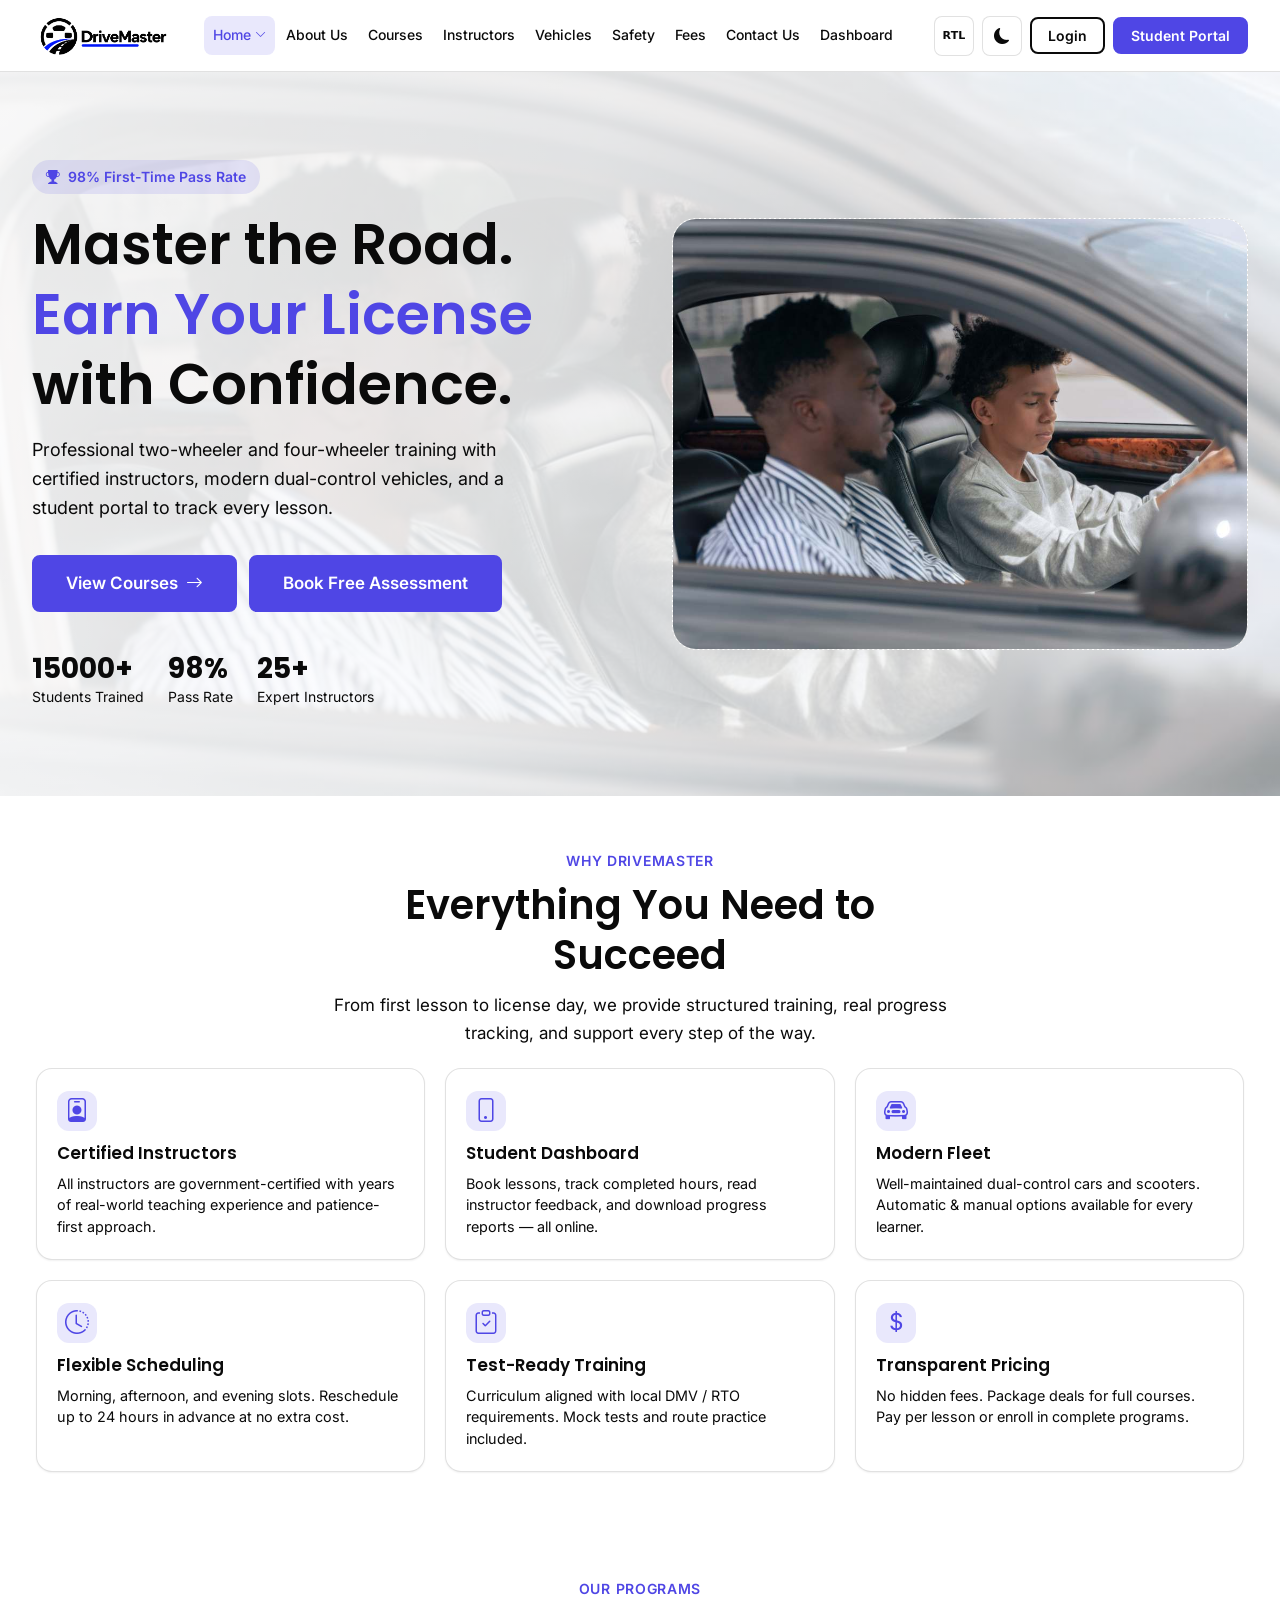
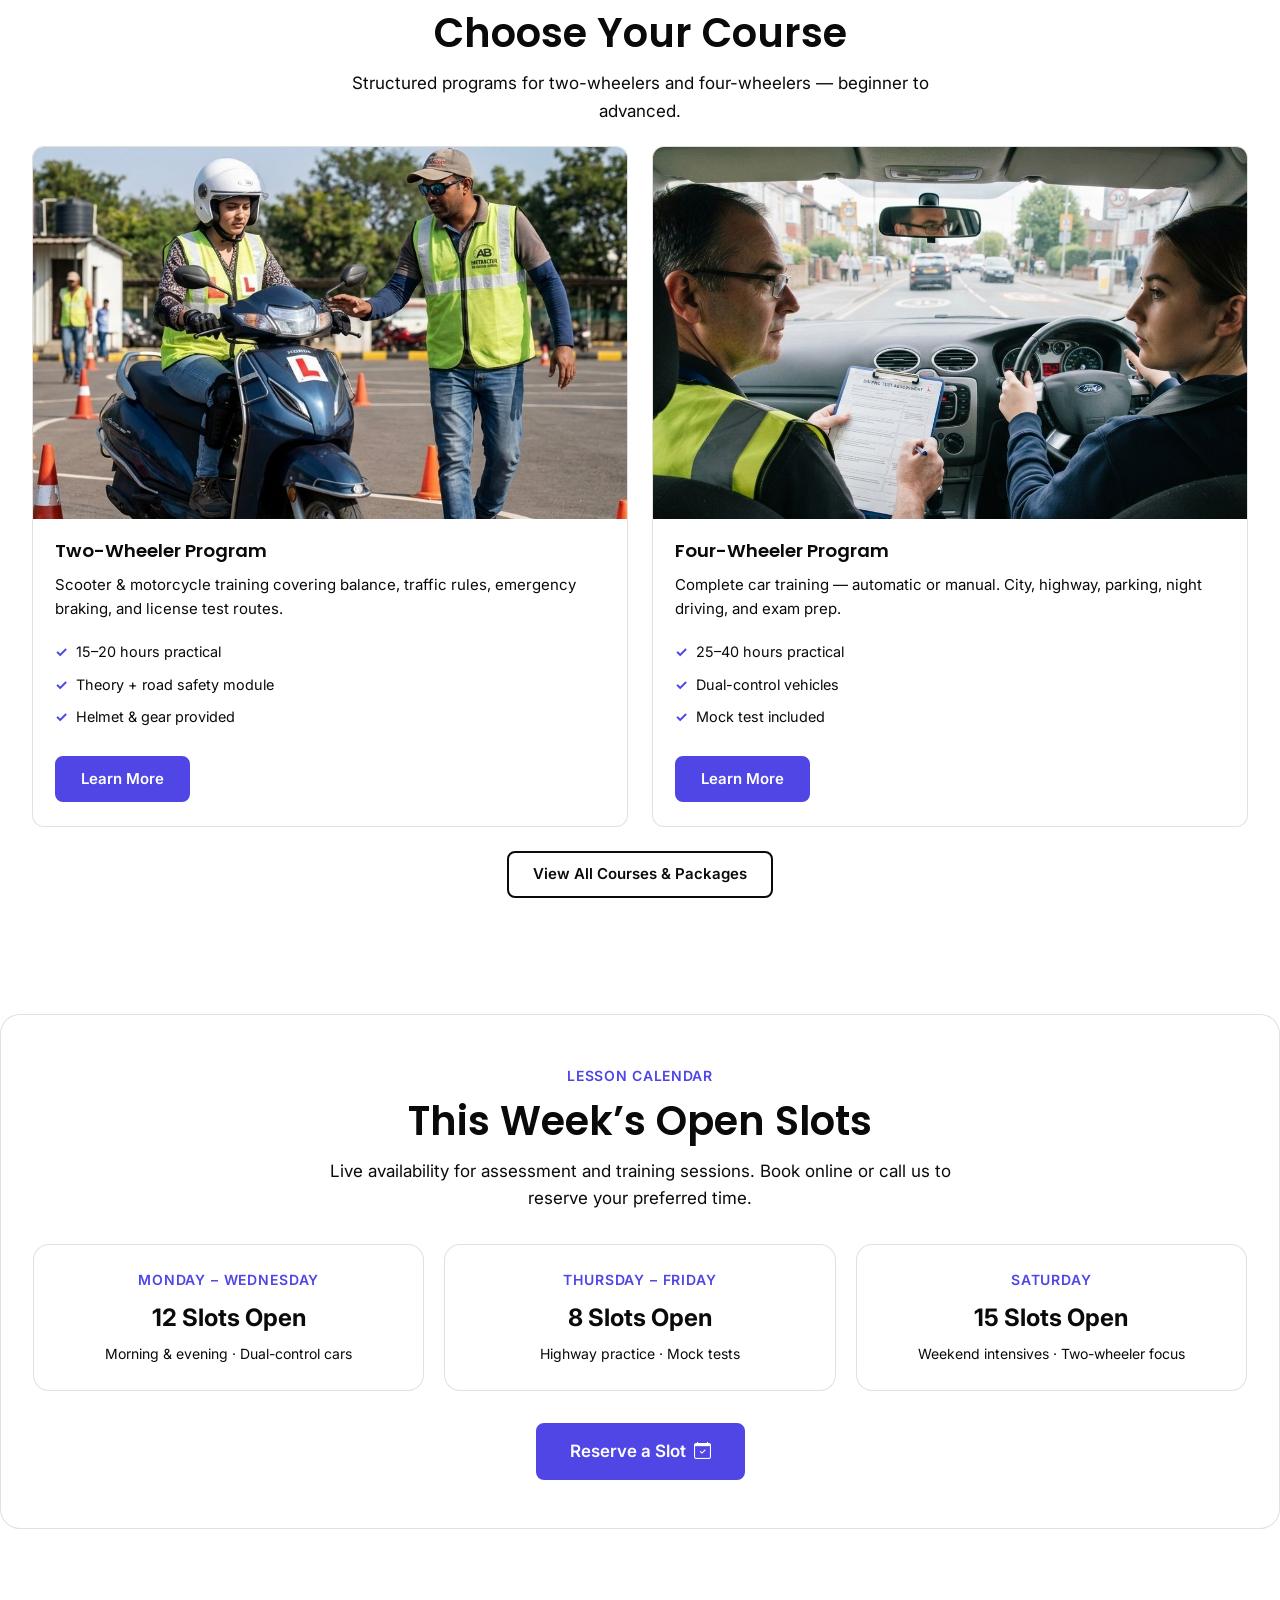
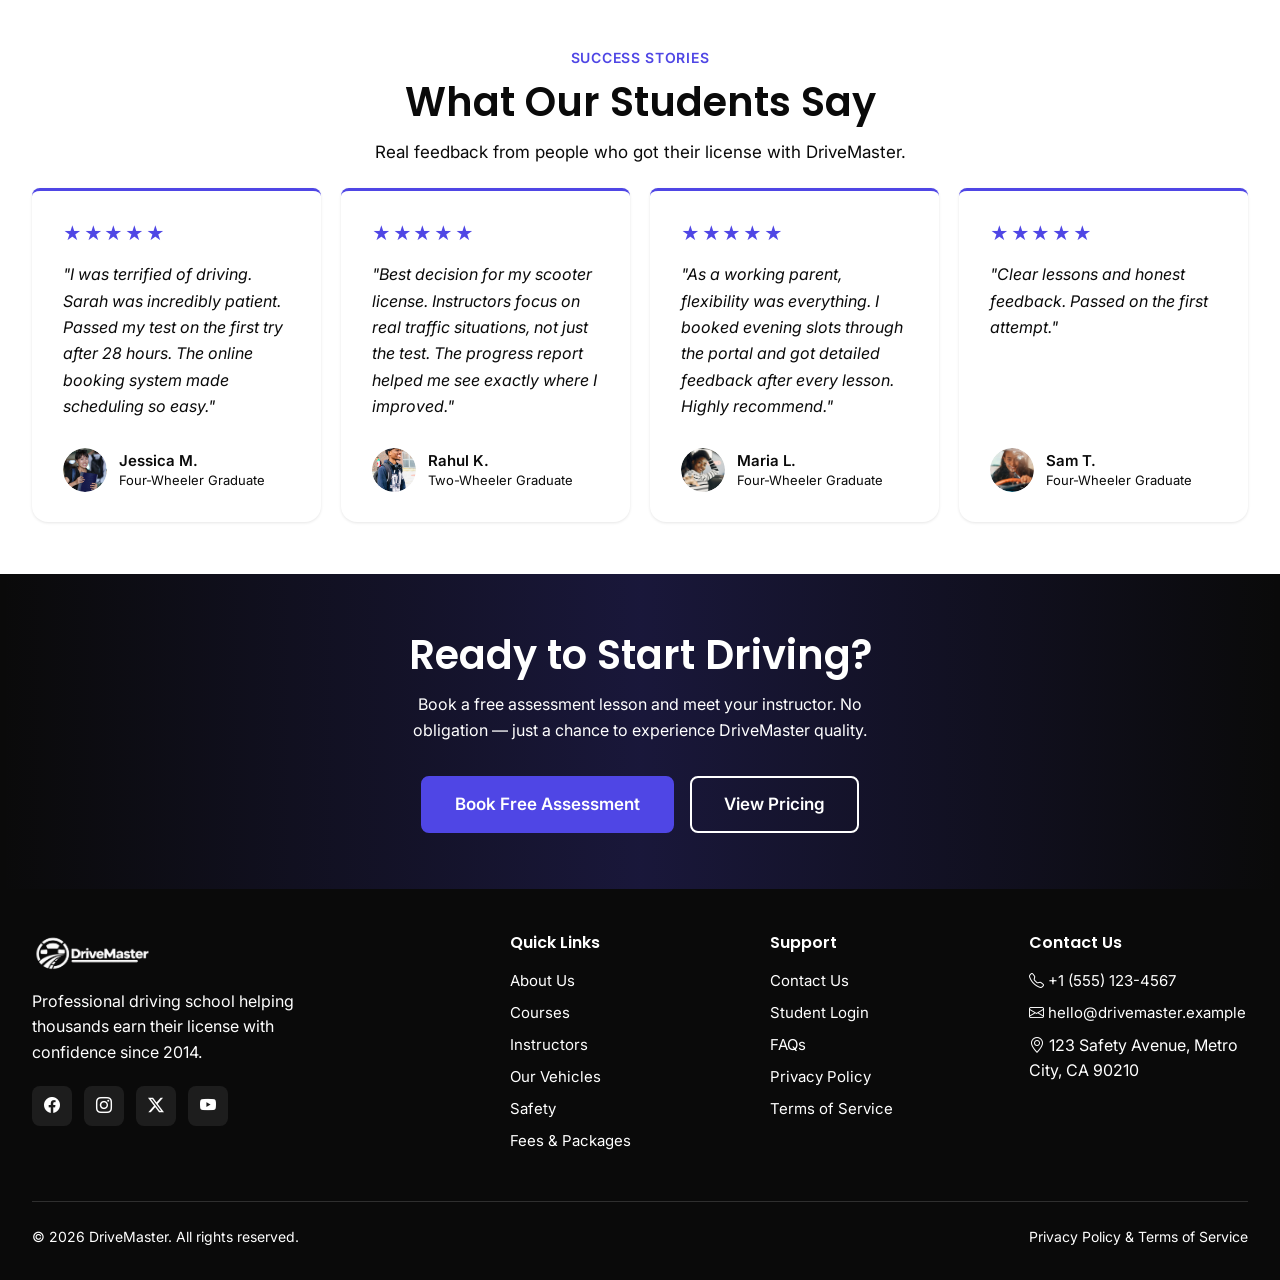
<file: index.html>
<!DOCTYPE html>

<html data-theme="light" lang="en">
<head>
<link rel="icon" type="image/svg+xml" href="assets/images/favicon.svg">
<meta charset="utf-8"/>
<meta content="width=device-width, initial-scale=1.0" name="viewport"/>
<title>DriveMaster – Professional Driving School &amp; License Training</title>
<meta content="Learn to drive with confidence. DriveMaster offers two-wheeler &amp; four-wheeler courses with certified instructors, high pass rates, and flexible lesson booking." name="description"/>
<meta content="driving school, learn to drive, license training, driving lessons, two-wheeler, four-wheeler" name="keywords"/>
<meta content="DriveMaster" name="author"/>
<link href="https://example.com/" rel="canonical"/>
<!-- Open Graph -->
<meta content="DriveMaster – Professional Driving School" property="og:title"/>
<meta content="High pass rates, certified instructors, flexible scheduling. Start your driving journey today." property="og:description"/>
<meta content="website" property="og:type"/>
<meta content="https://example.com/" property="og:url"/>
<!-- Fonts -->
<link href="https://fonts.googleapis.com" rel="preconnect"/>
<link crossorigin="" href="https://fonts.gstatic.com" rel="preconnect"/>
<link href="https://fonts.googleapis.com/css2?family=Inter:wght@400;500;600;700&amp;family=Poppins:wght@600;700;800&amp;display=swap" rel="stylesheet"/>
<!-- Icons -->
<link href="https://cdn.jsdelivr.net/npm/bootstrap-icons@1.11.3/font/bootstrap-icons.min.css" rel="stylesheet"/>
<!-- Styles -->
<link href="assets/css/style.css" rel="stylesheet"/>
<link href="assets/css/dark-mode.css" rel="stylesheet"/>
<link href="assets/css/rtl.css" rel="stylesheet"/>
<!-- Structured Data -->
<script type="application/ld+json">
  {
    "@context": "https://schema.org",
    "@type": "DrivingSchool",
    "name": "DriveMaster",
    "description": "Professional driving school offering two-wheeler and four-wheeler license training.",
    "url": "https://example.com",
    "telephone": "+1-555-123-4567",
    "address": {
      "@type": "PostalAddress",
      "streetAddress": "123 Safety Avenue",
      "addressLocality": "Metro City",
      "addressRegion": "CA",
      "postalCode": "90210",
      "addressCountry": "US"
    },
    "aggregateRating": {
      "@type": "AggregateRating",
      "ratingValue": "4.9",
      "reviewCount": "1280"
    }
  }
  </script>
<link rel="stylesheet" href="assets/css/dm-enhancements.css">
</head>
<body class="home-main reviewed-home">
<!-- Header -->
<header class="header">
<div class="container header-inner">
<a class="logo" href="index.html"><img alt="DriveMaster" class="logo-img" src="assets/images/logo.png"/></a>
<nav aria-label="Main navigation" class="nav">
<div class="nav-item-dropdown">
<a class="nav-link active" href="index.html">Home <i class="bi bi-chevron-down" style="font-size:0.7rem;"></i></a>
<div class="nav-dropdown">
<a class="active" href="index.html">Home 1 (Main)</a>
<a class="" href="index-night.html">Home 2 (Night)</a>
</div>
</div>
<a class="nav-link" href="about.html">About Us</a>
<a class="nav-link" href="courses.html">Courses</a>
<a class="nav-link" href="instructors.html">Instructors</a>
<a class="nav-link" href="vehicles.html">Vehicles</a><a class="nav-link" href="safety.html">Safety</a>
<a class="nav-link" href="fees.html">Fees</a>
<a class="nav-link" href="contact.html">Contact Us</a>
<a class="nav-link" href="dashboard/index.html">Dashboard</a>
</nav>
<div class="header-actions">
<button type="button" class="dm-rtl-toggle" data-rtl-toggle aria-label="Switch to right-to-left layout" aria-pressed="false" title="Switch to RTL"><i class="bi bi-text-paragraph" aria-hidden="true"></i></button>
<button aria-label="Toggle dark mode" class="theme-toggle" data-theme-toggle="">
<i class="bi bi-sun-fill icon-sun"></i>
<i class="bi bi-moon-fill icon-moon"></i>
</button>
<a class="btn btn-outline btn-sm header-login" href="login.html">Login</a>
<a class="btn btn-primary btn-sm" href="dashboard/index.html">Student Portal</a>
<button aria-label="Open menu" class="mobile-menu-btn" data-mobile-menu-open="">
<i class="bi bi-list" style="font-size:1.5rem;"></i>
</button>
</div>
</div>
</header>
<!-- Mobile Nav -->
<div class="mobile-nav" data-mobile-nav="">
<div class="mobile-nav-header">
<a class="logo" href="index.html"><img alt="DriveMaster" class="logo-img" src="assets/images/logo.png"/></a>
<button aria-label="Close menu" class="btn btn-ghost btn-icon" data-mobile-menu-close="">
<i class="bi bi-x-lg" style="font-size:1.25rem;"></i>
</button>
</div>
<nav class="mobile-nav-links">
<a class="active" href="index.html">Home</a>
<div class="mobile-nav-dropdown">
<a class="active" href="index.html">Home 1 (Main)</a>
<a class="" href="index-night.html">Home 2 (Night)</a>
</div>
<a href="about.html">About Us</a>
<a href="courses.html">Courses</a>
<a href="instructors.html">Instructors</a>
<a href="vehicles.html">Vehicles</a><a class="" href="safety.html">Safety</a>
<a href="fees.html">Fees</a>
<a href="contact.html">Contact Us</a>
<a href="dashboard/index.html">Dashboard</a>
<a class="btn btn-outline mobile-login" href="login.html">Login</a>
<a class="btn btn-primary" href="dashboard/index.html" style="margin-top:1rem;">Student Portal</a>
</nav>
</div>
<main>
<!-- Hero -->
<section class="hero">
<div class="container">
<div class="hero-grid">
<div class="anim-fade-up">
<div class="hero-badge">
<i class="bi bi-trophy-fill"></i>
              98% First-Time Pass Rate
            </div>
<h1 class="hero-title">
              Master the Road.<br/>
<span>Earn Your License</span> with Confidence.
            </h1>
<p class="hero-desc">
              Professional two-wheeler and four-wheeler training with certified instructors, modern dual-control vehicles, and a student portal to track every lesson.
            </p>
<div class="hero-actions">
<a class="btn btn-primary btn-lg" href="courses.html">
                View Courses <i class="bi bi-arrow-right"></i>
</a>
<a class="btn btn-lg btn-primary" href="contact.html">Book Free Assessment</a>
</div>
<div class="hero-stats">
<div class="hero-stat">
<div class="hero-stat-value" data-counter="15000" data-suffix="+">0</div>
<div class="hero-stat-label">Students Trained</div>
</div>
<div class="hero-stat">
<div class="hero-stat-value" data-counter="98" data-suffix="%">0</div>
<div class="hero-stat-label">Pass Rate</div>
</div>
<div class="hero-stat">
<div class="hero-stat-value" data-counter="25" data-suffix="+">0</div>
<div class="hero-stat-label">Expert Instructors</div>
</div>
</div>
</div>
<div class="hero-image-wrapper anim-fade-up anim-delay-2">
<div class="img-box img-box-hero">
<img alt="Student learning to drive with instructor" onerror="this.style.display='none'; this.parentElement.classList.add('show-placeholder');" src="assets/images/hero.jpg"/>

</div>
<div class="hero-float-card bottom-left">
<div class="hero-float-icon" style="background:var(--accent-soft);color:var(--accent);">
<i class="bi bi-shield-check"></i>
</div>
<div>
<strong style="display:block;font-size:0.9375rem;">Fully Insured</strong>
<span style="font-size:0.8125rem;color:var(--text-muted);">Dual-control vehicles</span>
</div>
</div>
<div class="hero-float-card top-right">
<div class="hero-float-icon" style="background:var(--accent-soft);color:var(--accent)">
<i class="bi bi-calendar-check"></i>
</div>
<div>
<strong style="display:block;font-size:0.9375rem;">Flexible Booking</strong>
<span style="font-size:0.8125rem;color:var(--text-muted);">Online portal</span>
</div>
</div>
</div>
</div>
</div>
</section>
<!-- Features -->
<section class="section">
<div class="container">
<div class="section-header">
<span class="section-label">Why DriveMaster</span>
<h2 class="section-title">Everything You Need to Succeed</h2>
<p class="section-desc">From first lesson to license day, we provide structured training, real progress tracking, and support every step of the way.</p>
</div>
<div class="features-grid section-cards-soft">
<div class="card">
<div class="card-body">
<div class="card-icon"><i class="bi bi-person-badge"></i></div>
<h3>Certified Instructors</h3>
<p>All instructors are government-certified with years of real-world teaching experience and patience-first approach.</p>
</div>
</div>
<div class="card">
<div class="card-body">
<div class="card-icon"><i class="bi bi-phone"></i></div>
<h3>Student Dashboard</h3>
<p>Book lessons, track completed hours, read instructor feedback, and download progress reports — all online.</p>
</div>
</div>
<div class="card">
<div class="card-body">
<div class="card-icon"><i class="bi bi-car-front"></i></div>
<h3>Modern Fleet</h3>
<p>Well-maintained dual-control cars and scooters. Automatic &amp; manual options available for every learner.</p>
</div>
</div>
<div class="card">
<div class="card-body">
<div class="card-icon"><i class="bi bi-clock-history"></i></div>
<h3>Flexible Scheduling</h3>
<p>Morning, afternoon, and evening slots. Reschedule up to 24 hours in advance at no extra cost.</p>
</div>
</div>
<div class="card">
<div class="card-body">
<div class="card-icon"><i class="bi bi-clipboard-check"></i></div>
<h3>Test-Ready Training</h3>
<p>Curriculum aligned with local DMV / RTO requirements. Mock tests and route practice included.</p>
</div>
</div>
<div class="card">
<div class="card-body">
<div class="card-icon"><i class="bi bi-currency-dollar"></i></div>
<h3>Transparent Pricing</h3>
<p>No hidden fees. Package deals for full courses. Pay per lesson or enroll in complete programs.</p>
</div>
</div>
</div>
</div>
</section>
<!-- Our Programs -->
<section class="section bg-secondary">
<div class="container">
<div class="section-header">
<span class="section-label">Our Programs</span>
<h2 class="section-title">Choose Your Course</h2>
<p class="section-desc">Structured programs for two-wheelers and four-wheelers — beginner to advanced.</p>
</div>
<div class="course-pair">
<article class="course-card course-card--accent">
<div class="img-box img-box-card">
<img alt="Two-wheeler training" onerror="this.style.display='none';this.parentElement.classList.add('show-placeholder');" src="assets/images/two-wheeler-training-session.jpg"/>

</div>
<div class="course-card-body">
<h3>Two-Wheeler Program</h3>
<p>Scooter &amp; motorcycle training covering balance, traffic rules, emergency braking, and license test routes.</p>
<ul class="course-points">
<li>15–20 hours practical</li>
<li>Theory + road safety module</li>
<li>Helmet &amp; gear provided</li>
</ul>
<a class="btn btn-primary" href="courses.html#two-wheeler">Learn More</a>
</div>
</article>
<article class="course-card course-card--outline">
<div class="img-box img-box-card">
<img alt="Four-wheeler training" onerror="this.style.display='none';this.parentElement.classList.add('show-placeholder');" src="assets/images/four-wheeler-instructor-lesson.jpg"/>

</div>
<div class="course-card-body">
<h3>Four-Wheeler Program</h3>
<p>Complete car training — automatic or manual. City, highway, parking, night driving, and exam prep.</p>
<ul class="course-points">
<li>25–40 hours practical</li>
<li>Dual-control vehicles</li>
<li>Mock test included</li>
</ul>
<a class="btn btn-primary" href="courses.html#four-wheeler">Learn More</a>
</div>
</article>
</div>
<div class="text-center course-pair-cta">
<a class="btn btn-outline" href="courses.html">View All Courses &amp; Packages</a>
</div>
</div>
</section>
<!-- Testimonials -->
<section class="calendar-section anim-fade-up">
<div class="container">
<div class="section-header" style="margin-bottom:0;">
<span class="section-label">Lesson Calendar</span>
<h2 class="section-title">This Week’s Open Slots</h2>
<p class="section-desc">Live availability for assessment and training sessions. Book online or call us to reserve your preferred time.</p>
</div>
<div class="calendar-grid">
<div class="calendar-day-card anim-scale anim-delay-1">
<div class="day-name">Monday – Wednesday</div>
<div class="day-slots">12 Slots Open</div>
<div class="day-meta">Morning &amp; evening · Dual-control cars</div>
</div>
<div class="calendar-day-card anim-scale anim-delay-2">
<div class="day-name">Thursday – Friday</div>
<div class="day-slots">8 Slots Open</div>
<div class="day-meta">Highway practice · Mock tests</div>
</div>
<div class="calendar-day-card anim-scale anim-delay-3">
<div class="day-name">Saturday</div>
<div class="day-slots">15 Slots Open</div>
<div class="day-meta">Weekend intensives · Two-wheeler focus</div>
</div>
</div>
<div class="calendar-cta">
<a class="btn btn-primary btn-lg" href="contact.html">Reserve a Slot <i class="bi bi-calendar-check"></i></a>
</div>
</div>
</section><section class="section">
<div class="container">
<div class="section-header anim-fade-up">
<span class="section-label">Success Stories</span>
<h2 class="section-title">What Our Students Say</h2>
<p class="section-desc">Real feedback from people who got their license with DriveMaster.</p>
</div>
<div class="features-grid is-4 section-cards-quote">
<div class="testimonial-card anim-fade-up">
<div class="testimonial-stars">★★★★★</div>
<p class="testimonial-text">"I was terrified of driving. Sarah was incredibly patient. Passed my test on the first try after 28 hours. The online booking system made scheduling so easy."</p>
<div class="testimonial-author">
<div class="img-box img-box-avatar">
<img alt="Jessica M." onerror="this.style.display='none'; this.parentElement.classList.add('show-placeholder');" src="assets/images/testimonial-1.jpg"/>

</div>
<div>
<div class="testimonial-name">Jessica M.</div>
<div class="testimonial-role">Four-Wheeler Graduate</div>
</div>
</div>
</div>
<div class="testimonial-card anim-fade-up">
<div class="testimonial-stars">★★★★★</div>
<p class="testimonial-text">"Best decision for my scooter license. Instructors focus on real traffic situations, not just the test. The progress report helped me see exactly where I improved."</p>
<div class="testimonial-author">
<div class="img-box img-box-avatar">
<img alt="Rahul K." onerror="this.style.display='none'; this.parentElement.classList.add('show-placeholder');" src="assets/images/testimonial-2.jpg"/>

</div>
<div>
<div class="testimonial-name">Rahul K.</div>
<div class="testimonial-role">Two-Wheeler Graduate</div>
</div>
</div>
</div>
<div class="testimonial-card anim-fade-up">
<div class="testimonial-stars">★★★★★</div>
<p class="testimonial-text">"As a working parent, flexibility was everything. I booked evening slots through the portal and got detailed feedback after every lesson. Highly recommend."</p>
<div class="testimonial-author">
<div class="img-box img-box-avatar">
<img alt="Maria L." onerror="this.style.display='none'; this.parentElement.classList.add('show-placeholder');" src="assets/images/testimonial-3.jpg"/>

</div>
<div>
<div class="testimonial-name">Maria L.</div>
<div class="testimonial-role">Four-Wheeler Graduate</div>
</div>
</div>
</div>
<div class="testimonial-card">
<div class="testimonial-stars">★★★★★</div>
<p class="testimonial-text">"Clear lessons and honest feedback. Passed on the first attempt."</p>
<div class="testimonial-author">
<div class="img-box img-box-avatar">
<img alt="Maria L." onerror="this.style.display='none'; this.parentElement.classList.add('show-placeholder');" src="assets/images/testimonial-4.jpg"/>

</div>
<div>
<div class="testimonial-name">Sam T.</div>
<div class="testimonial-role">Four-Wheeler Graduate</div>
</div>
</div>
</div>
</div>
</div>
</section><section class="cta-section anim-fade-up">
<div class="container">
<h2>Ready to Start Driving?</h2>
<p>Book a free assessment lesson and meet your instructor. No obligation — just a chance to experience DriveMaster quality.</p>
<div style="display:flex;flex-wrap:wrap;gap:1rem;justify-content:center;">
<a class="btn btn-secondary btn-lg btn-primary" href="contact.html">Book Free Assessment</a>
<a class="btn btn-outline btn-lg" href="fees.html">View Pricing</a>
</div>
</div>
</section>
<!-- CTA – full width with animation -->
<!-- Calendar / Booking Availability (full width) -->
</main>
<!-- Footer -->
<footer class="footer">
<div class="container">
<div class="footer-grid">
<div class="footer-brand">
<a class="logo" href="index.html"><img alt="DriveMaster" class="logo-img" src="assets/images/logo-1.png"/></a>
<p class="footer-desc">Professional driving school helping thousands earn their license with confidence since 2014.</p>
<div class="footer-social">
<a aria-label="Facebook" href="#"><i class="bi bi-facebook"></i></a>
<a aria-label="Instagram" href="#"><i class="bi bi-instagram"></i></a>
<a aria-label="Twitter" href="#"><i class="bi bi-twitter-x"></i></a>
<a aria-label="YouTube" href="#"><i class="bi bi-youtube"></i></a>
</div>
</div>
<div>
<h4 class="footer-title">Quick Links</h4>
<nav class="footer-links">
<a href="about.html">About Us</a>
<a href="courses.html">Courses</a>
<a href="instructors.html">Instructors</a>
<a href="vehicles.html">Our Vehicles</a><a class="" href="safety.html">Safety</a>
<a href="fees.html">Fees &amp; Packages</a>
</nav>
</div>
<div>
<h4 class="footer-title">Support</h4>
<nav class="footer-links">
<a href="contact.html">Contact Us</a>
<a href="login.html">Student Login</a>
<a href="faq.html">FAQs</a>
<a href="privacy.html">Privacy Policy</a>
<a href="terms.html">Terms of Service</a>
</nav>
</div>
<div>
<h4 class="footer-title">Contact Us</h4>
<nav class="footer-links">
<a href="tel:+15551234567"><i class="bi bi-telephone"></i> +1 (555) 123-4567</a>
<a href="mailto:hello@drivemaster.example"><i class="bi bi-envelope"></i> hello@drivemaster.example</a>
<span><i class="bi bi-geo-alt"></i> 123 Safety Avenue, Metro City, CA 90210</span>
</nav>
</div>
</div>
<div class="footer-bottom">
<span>© 2026 DriveMaster. All rights reserved.</span>
<span>Privacy Policy &amp; Terms of Service</span>
</div>
</div>
</footer>
<script src="assets/js/main.js"></script>
<script src="assets/js/dm-enhancements.js"></script>
</body>
</html>
</file>
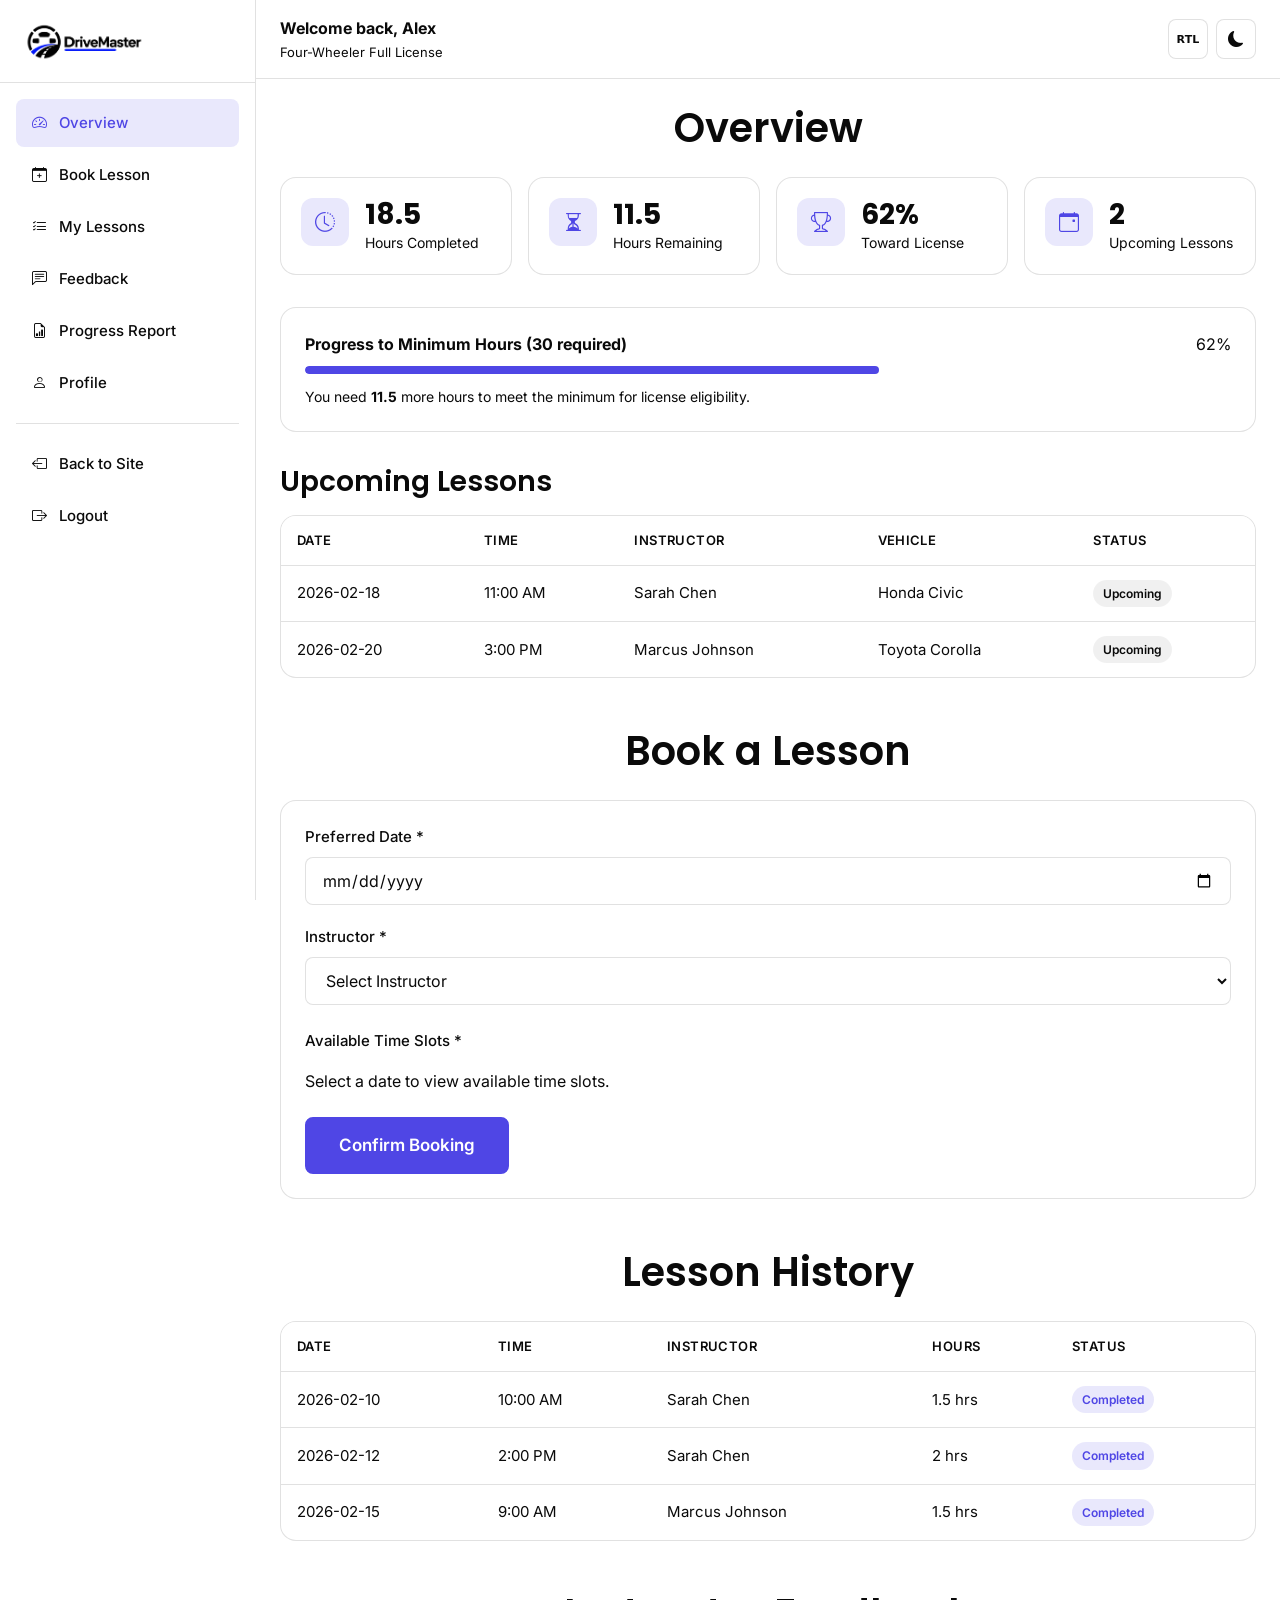
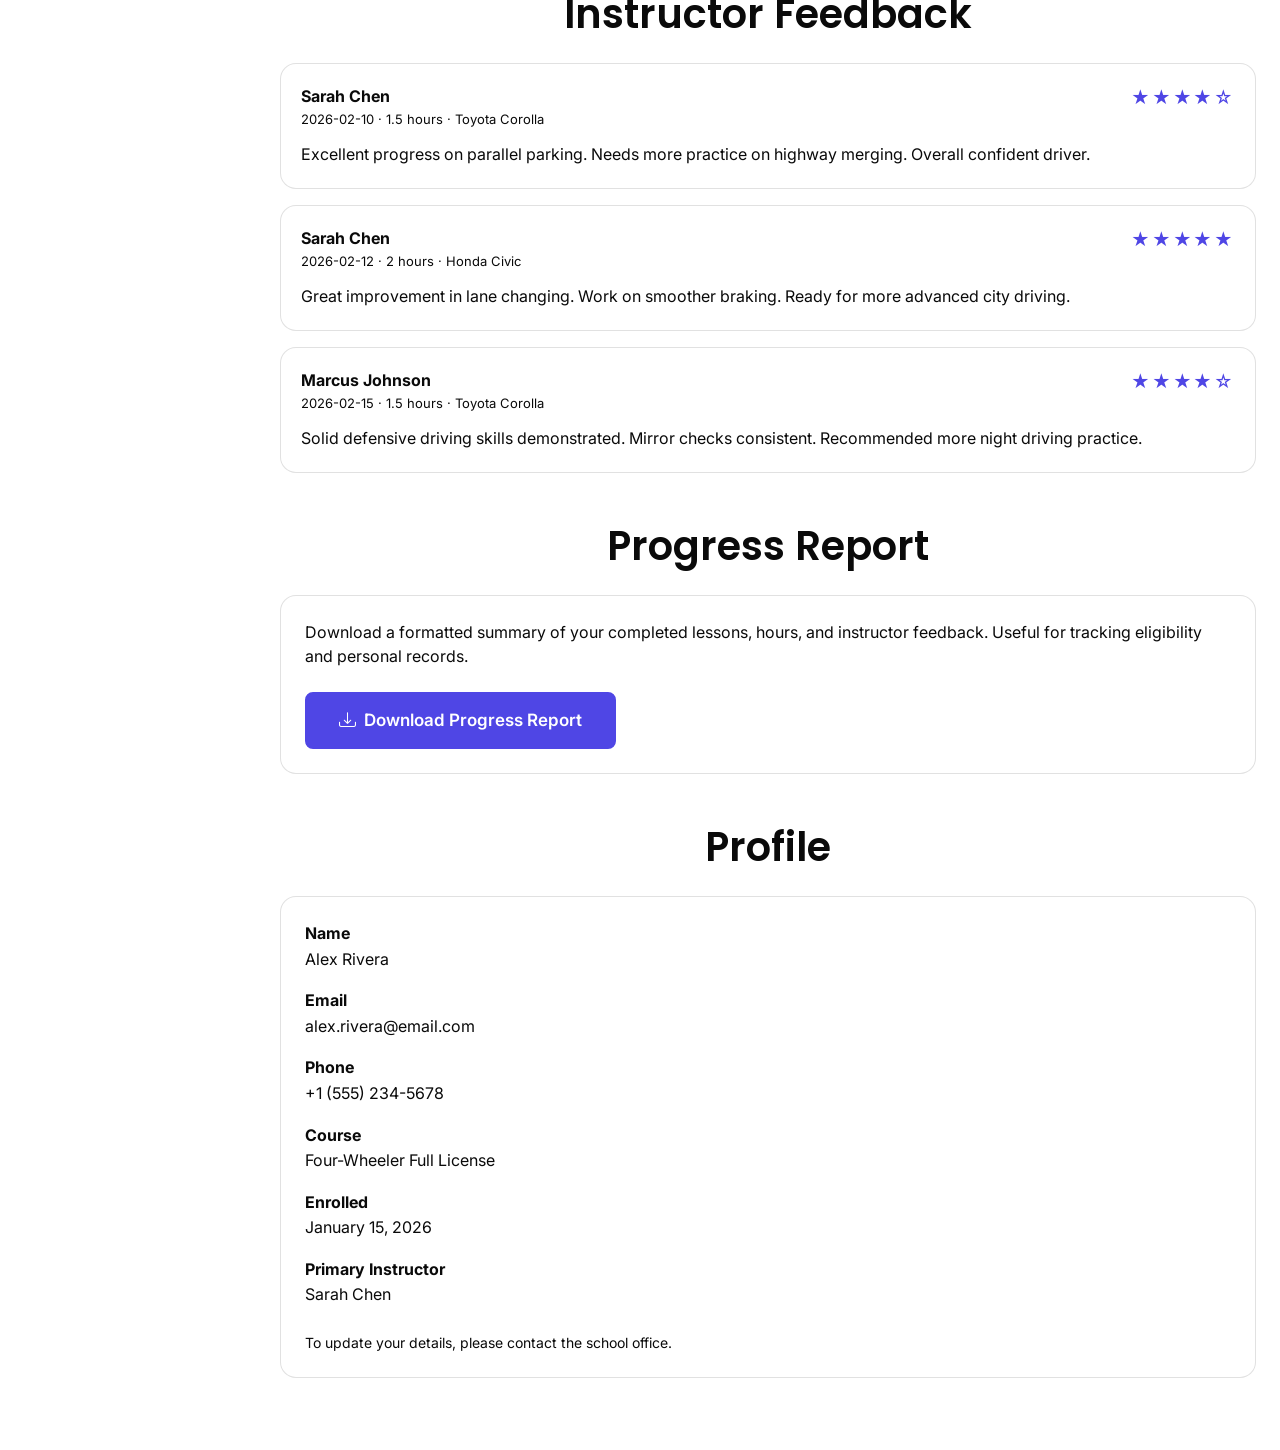
<file: dashboard/index.html>
<!DOCTYPE html>
<html lang="en" data-theme="light">
<head>
<link rel="icon" type="image/svg+xml" href="../assets/images/favicon.svg">
  <meta charset="UTF-8">
  <meta name="viewport" content="width=device-width, initial-scale=1.0">
  <title>Student Dashboard – DriveMaster</title>
  <meta name="robots" content="noindex">
  <link rel="preconnect" href="https://fonts.googleapis.com">
  <link rel="preconnect" href="https://fonts.gstatic.com" crossorigin>
  <link href="https://fonts.googleapis.com/css2?family=Inter:wght@400;500;600;700&family=Poppins:wght@600;700;800&display=swap" rel="stylesheet">
  <link rel="stylesheet" href="https://cdn.jsdelivr.net/npm/bootstrap-icons@1.11.3/font/bootstrap-icons.min.css">
  <link rel="stylesheet" href="../assets/css/style.css">
  <link rel="stylesheet" href="../assets/css/dark-mode.css">
  <link rel="stylesheet" href="../assets/css/rtl.css">
<link rel="stylesheet" href="../assets/css/dm-enhancements.css">
</head>
<body>
  <div class="dashboard-layout">
    <!-- Sidebar -->
    <aside class="dashboard-sidebar" data-dashboard-sidebar>
      <div class="dashboard-sidebar-header">
        <a href="../index.html" class="logo"><img src="../assets/images/logo.png" alt="DriveMaster" class="logo-img"></a>
        <button class="btn btn-ghost btn-icon lg:hidden" data-sidebar-toggle aria-label="Close sidebar">
          <i class="bi bi-x-lg"></i>
        </button>
      </div>
      <nav class="dashboard-nav">
        <a href="#overview" class="dashboard-nav-item active" data-dash-section="overview">
          <i class="bi bi-speedometer2"></i> Overview
        </a>
        <a href="#book" class="dashboard-nav-item" data-dash-section="book">
          <i class="bi bi-calendar-plus"></i> Book Lesson
        </a>
        <a href="#lessons" class="dashboard-nav-item" data-dash-section="lessons">
          <i class="bi bi-list-check"></i> My Lessons
        </a>
        <a href="#feedback" class="dashboard-nav-item" data-dash-section="feedback">
          <i class="bi bi-chat-left-text"></i> Feedback
        </a>
        <a href="#report" class="dashboard-nav-item" data-dash-section="report">
          <i class="bi bi-file-earmark-bar-graph"></i> Progress Report
        </a>
        <a href="#profile" class="dashboard-nav-item" data-dash-section="profile">
          <i class="bi bi-person"></i> Profile
        </a>
        <hr style="border:none;border-top:1px solid var(--border-color);margin:1rem 0;">
        <a href="../index.html" class="dashboard-nav-item">
          <i class="bi bi-box-arrow-left"></i> Back to Site
        </a>
        <a href="../login.html" class="dashboard-nav-item">
          <i class="bi bi-box-arrow-right"></i> Logout
        </a>
      </nav>
    </aside>
    
    <!-- Overlay for mobile -->
    <div data-sidebar-overlay style="display:none;position:fixed;inset:0;background:rgba(0,0,0,0.4);z-index:35;"></div>
    
    <!-- Main -->
    <div class="dashboard-main">
      <div class="dashboard-topbar">
        <div style="display:flex;align-items:center;gap:0.75rem;">
          <button class="btn btn-ghost btn-icon lg:hidden" data-sidebar-toggle aria-label="Open menu">
            <i class="bi bi-list" style="font-size:1.25rem;"></i>
          </button>
          <div>
            <strong>Welcome back, Alex</strong>
            <div style="font-size:0.8125rem;color:var(--text-muted);">Four-Wheeler Full License</div>
          </div>
        </div>
        <div style="display:flex;align-items:center;gap:0.5rem;">
          <button type="button" class="dm-rtl-toggle" data-rtl-toggle aria-label="Switch to right-to-left layout" aria-pressed="false" title="Switch to RTL"><i class="bi bi-text-paragraph" aria-hidden="true"></i></button>
<button class="theme-toggle" data-theme-toggle aria-label="Toggle dark mode">
            <i class="bi bi-sun-fill icon-sun"></i>
            <i class="bi bi-moon-fill icon-moon"></i>
          </button>
        </div>
      </div>
      
      <div class="dashboard-content">
        <!-- Overview -->
        <section id="overview">
          <h2 style="margin-bottom:1.5rem;">Overview</h2>
          
          <div class="dashboard-stats">
            <div class="stat-card">
              <div class="stat-card-icon" style="background:var(--accent-soft);color:var(--accent)">
                <i class="bi bi-clock-history"></i>
              </div>
              <div>
                <div class="stat-card-value" data-completed-hours>18.5</div>
                <div class="stat-card-label">Hours Completed</div>
              </div>
            </div>
            <div class="stat-card">
              <div class="stat-card-icon" style="background:var(--accent-soft);color:var(--accent)">
                <i class="bi bi-hourglass-split"></i>
              </div>
              <div>
                <div class="stat-card-value" data-remaining-hours>11.5</div>
                <div class="stat-card-label">Hours Remaining</div>
              </div>
            </div>
            <div class="stat-card">
              <div class="stat-card-icon" style="background:var(--accent-soft);color:var(--accent)">
                <i class="bi bi-trophy"></i>
              </div>
              <div>
                <div class="stat-card-value" data-progress-percent>62%</div>
                <div class="stat-card-label">Toward License</div>
              </div>
            </div>
            <div class="stat-card">
              <div class="stat-card-icon" style="background:var(--accent-soft);color:var(--accent)">
                <i class="bi bi-calendar-event"></i>
              </div>
              <div>
                <div class="stat-card-value">2</div>
                <div class="stat-card-label">Upcoming Lessons</div>
              </div>
            </div>
          </div>
          
          <div class="card" style="margin-bottom:2rem;">
            <div class="card-body">
              <div style="display:flex;justify-content:space-between;align-items:center;margin-bottom:0.5rem;">
                <strong>Progress to Minimum Hours (30 required)</strong>
                <span data-progress-percent>62%</span>
              </div>
              <div class="progress-bar">
                <div class="progress-bar-fill" data-progress-fill style="width:62%;"></div>
              </div>
              <p style="font-size:0.875rem;color:var(--text-muted);margin:0.75rem 0 0;">
                You need <strong data-remaining-hours>11.5</strong> more hours to meet the minimum for license eligibility.
              </p>
            </div>
          </div>
          
          <h3 style="margin-bottom:1rem;">Upcoming Lessons</h3>
          <div class="table-wrapper" style="margin-bottom:2rem;">
            <table class="table">
              <thead>
                <tr>
                  <th>Date</th>
                  <th>Time</th>
                  <th>Instructor</th>
                  <th>Vehicle</th>
                  <th>Status</th>
                </tr>
              </thead>
              <tbody data-upcoming-lessons>
                <tr>
                  <td>2026-02-18</td>
                  <td>11:00 AM</td>
                  <td>Sarah Chen</td>
                  <td>Honda Civic</td>
                  <td><span class="badge badge-info">Upcoming</span></td>
                </tr>
                <tr>
                  <td>2026-02-20</td>
                  <td>3:00 PM</td>
                  <td>Marcus Johnson</td>
                  <td>Toyota Corolla</td>
                  <td><span class="badge badge-info">Upcoming</span></td>
                </tr>
              </tbody>
            </table>
          </div>
        </section>
        
        <!-- Book Lesson -->
        <section id="book" style="margin-top:3rem;">
          <h2 style="margin-bottom:1.5rem;">Book a Lesson</h2>
          <div class="card">
            <div class="card-body">
              <form data-booking-form>
                <div style="display:grid;gap:1.25rem;grid-template-columns:1fr;margin-bottom:1.5rem;">
                  <div class="form-group" style="margin:0;">
                    <label class="form-label" for="booking-date">Preferred Date *</label>
                    <input type="date" id="booking-date" class="form-input" data-booking-date required>
                  </div>
                  <div class="form-group" style="margin:0;">
                    <label class="form-label" for="instructor-select">Instructor *</label>
                    <select id="instructor-select" class="form-select" data-instructor-select required>
                      <option value="">Select Instructor</option>
                    </select>
                  </div>
                </div>
                
                <label class="form-label">Available Time Slots *</label>
                <div class="time-slots" data-time-slots>
                  <p class="text-muted" style="grid-column:1/-1;">Select a date to view available time slots.</p>
                </div>
                
                <div style="margin-top:1.5rem;">
                  <button type="submit" class="btn btn-primary btn-lg">Confirm Booking</button>
                </div>
                <div data-booking-success style="display:none;margin-top:1rem;padding:1rem;background:var(--accent-soft);color:var(--accent);border-radius:var(--radius);"></div>
              </form>
            </div>
          </div>
        </section>
        
        <!-- Lesson History -->
        <section id="lessons" style="margin-top:3rem;">
          <h2 style="margin-bottom:1.5rem;">Lesson History</h2>
          <div class="table-wrapper">
            <table class="table">
              <thead>
                <tr>
                  <th>Date</th>
                  <th>Time</th>
                  <th>Instructor</th>
                  <th>Hours</th>
                  <th>Status</th>
                </tr>
              </thead>
              <tbody data-lesson-history>
                <!-- Filled by JS -->
              </tbody>
            </table>
          </div>
        </section>
        
        <!-- Feedback -->
        <section id="feedback" style="margin-top:3rem;">
          <h2 style="margin-bottom:1.5rem;">Instructor Feedback</h2>
          <div data-feedback-list>
            <!-- Filled by JS -->
          </div>
        </section>
        
        <!-- Progress Report -->
        <section id="report" style="margin-top:3rem;">
          <h2 style="margin-bottom:1.5rem;">Progress Report</h2>
          <div class="card">
            <div class="card-body">
              <p style="margin-bottom:1.5rem;">Download a formatted summary of your completed lessons, hours, and instructor feedback. Useful for tracking eligibility and personal records.</p>
              <button type="button" class="btn btn-primary btn-lg" data-download-report>
                <i class="bi bi-download"></i> Download Progress Report
              </button>
            </div>
          </div>
        </section>
        
        <!-- Profile -->
        <section id="profile" style="margin-top:3rem;margin-bottom:3rem;">
          <h2 style="margin-bottom:1.5rem;">Profile</h2>
          <div class="card">
            <div class="card-body">
              <div style="display:grid;gap:1rem;grid-template-columns:1fr;">
                <div><strong>Name</strong><br>Alex Rivera</div>
                <div><strong>Email</strong><br>alex.rivera@email.com</div>
                <div><strong>Phone</strong><br>+1 (555) 234-5678</div>
                <div><strong>Course</strong><br>Four-Wheeler Full License</div>
                <div><strong>Enrolled</strong><br>January 15, 2026</div>
                <div><strong>Primary Instructor</strong><br>Sarah Chen</div>
              </div>
              <p style="margin-top:1.5rem;font-size:0.875rem;color:var(--text-muted);">To update your details, please contact the school office.</p>
            </div>
          </div>
        </section>
      </div>
    </div>
  </div>
  
  <script src="../assets/js/main.js"></script>
  <script src="../assets/js/dashboard.js"></script>
  <script>
    // Simple section nav highlighting
    document.querySelectorAll('[data-dash-section]').forEach(link => {
      link.addEventListener('click', (e) => {
        document.querySelectorAll('[data-dash-section]').forEach(l => l.classList.remove('active'));
        link.classList.add('active');
      });
    });
  </script>
<script src="../assets/js/dm-enhancements.js"></script>
</body>
</html>
</file>
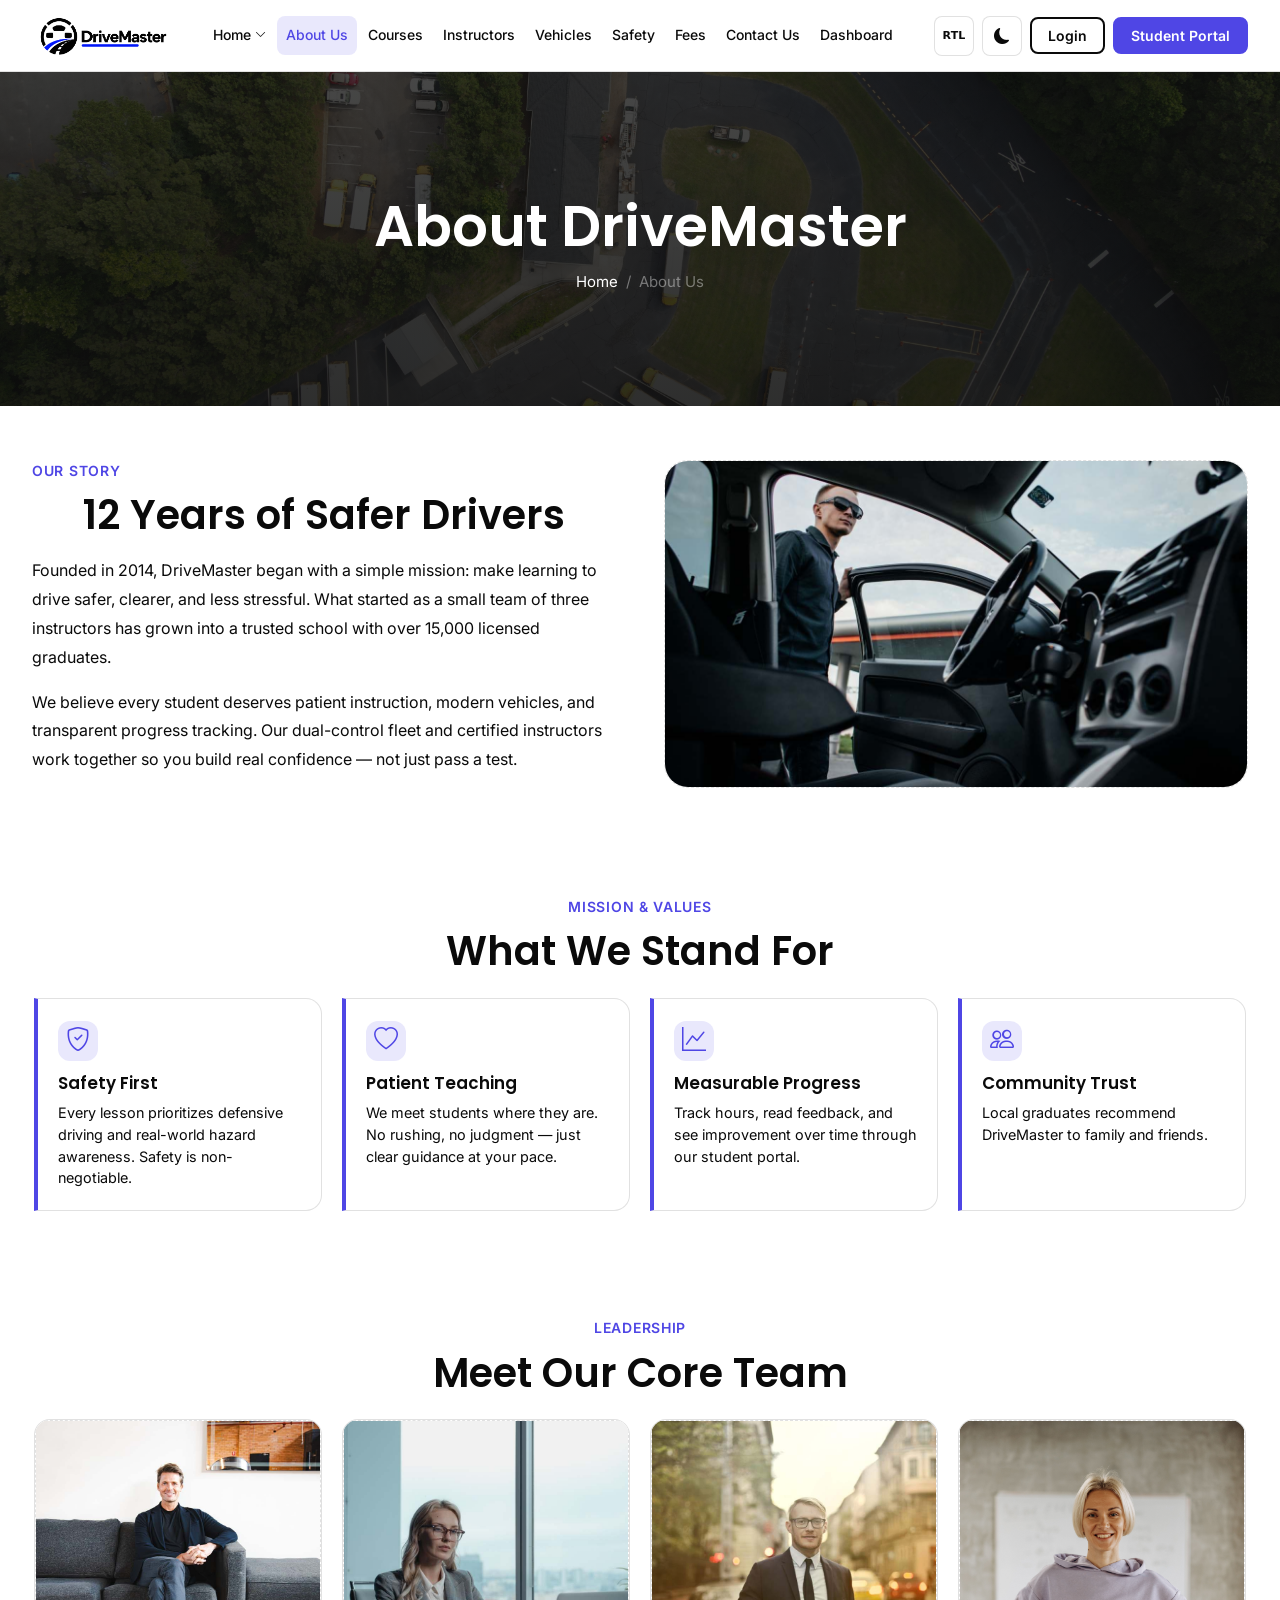
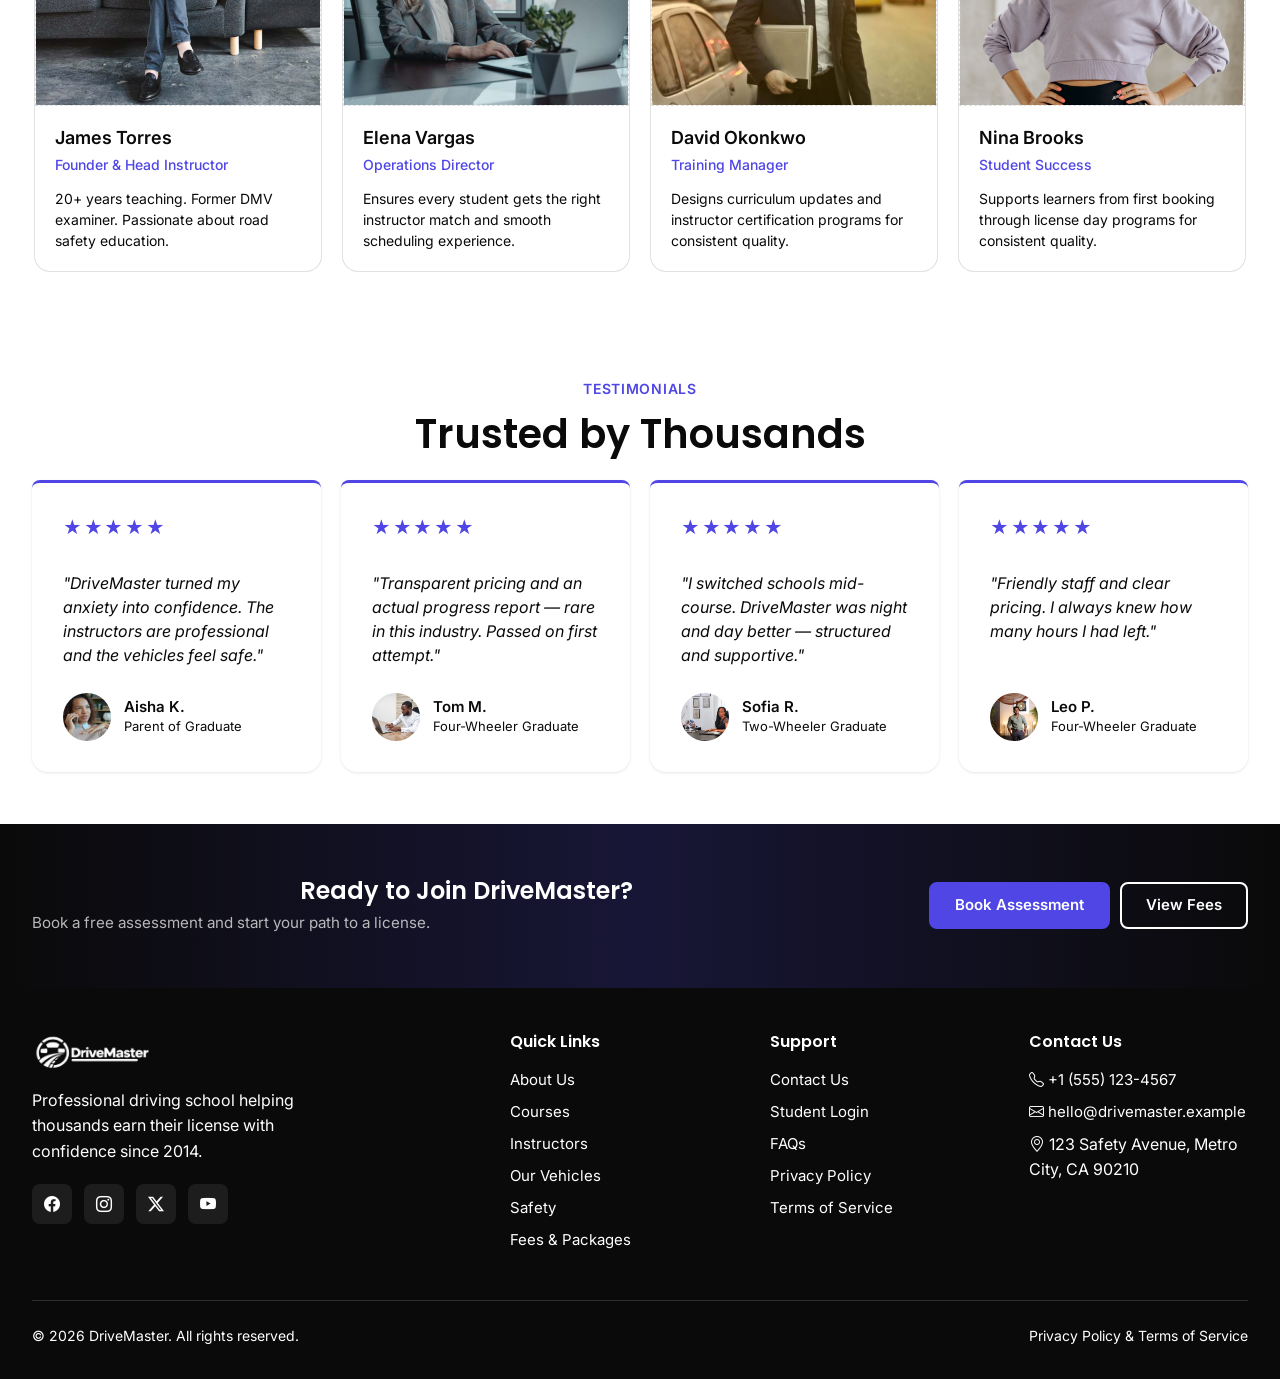
<file: about.html>
<!DOCTYPE html>

<html data-theme="light" lang="en">
<head>
<link rel="icon" type="image/svg+xml" href="assets/images/favicon.svg">
<meta charset="utf-8"/>
<meta content="width=device-width, initial-scale=1.0" name="viewport"/>
<title>About Us – DriveMaster Driving School</title>
<meta content="Learn about DriveMaster's mission, history, and the team dedicated to helping you earn your driving license safely and confidently." name="description"/>
<link href="https://fonts.googleapis.com" rel="preconnect"/>
<link crossorigin="" href="https://fonts.gstatic.com" rel="preconnect"/>
<link href="https://fonts.googleapis.com/css2?family=Inter:wght@400;500;600;700&amp;family=Poppins:wght@600;700;800&amp;display=swap" rel="stylesheet"/>
<link href="https://cdn.jsdelivr.net/npm/bootstrap-icons@1.11.3/font/bootstrap-icons.min.css" rel="stylesheet"/>
<link href="assets/css/style.css" rel="stylesheet"/>
<link href="assets/css/dark-mode.css" rel="stylesheet"/>
<link href="assets/css/rtl.css" rel="stylesheet"/>
<link rel="stylesheet" href="assets/css/dm-enhancements.css">
</head>
<body class="about-page">
<header class="header">
<div class="container header-inner">
<a class="logo" href="index.html"><img alt="DriveMaster" class="logo-img" src="assets/images/logo.png"/></a>
<nav aria-label="Main navigation" class="nav">
<div class="nav-item-dropdown">
<a class="nav-link" href="index.html">Home <i class="bi bi-chevron-down" style="font-size:0.7rem;"></i></a>
<div class="nav-dropdown">
<a class="" href="index.html">Home 1 (Main)</a>
<a class="" href="index-night.html">Home 2 (Night)</a>
</div>
</div>
<a class="nav-link active" href="about.html">About Us</a>
<a class="nav-link" href="courses.html">Courses</a>
<a class="nav-link" href="instructors.html">Instructors</a>
<a class="nav-link" href="vehicles.html">Vehicles</a><a class="nav-link" href="safety.html">Safety</a>
<a class="nav-link" href="fees.html">Fees</a>
<a class="nav-link" href="contact.html">Contact Us</a>
<a class="nav-link" href="dashboard/index.html">Dashboard</a>
</nav>
<div class="header-actions">
<button type="button" class="dm-rtl-toggle" data-rtl-toggle aria-label="Switch to right-to-left layout" aria-pressed="false" title="Switch to RTL"><i class="bi bi-text-paragraph" aria-hidden="true"></i></button>
<button aria-label="Toggle dark mode" class="theme-toggle" data-theme-toggle="">
<i class="bi bi-sun-fill icon-sun"></i>
<i class="bi bi-moon-fill icon-moon"></i>
</button>
<a class="btn btn-outline btn-sm header-login" href="login.html">Login</a>
<a class="btn btn-primary btn-sm" href="dashboard/index.html">Student Portal</a>
<button aria-label="Open menu" class="mobile-menu-btn" data-mobile-menu-open="">
<i class="bi bi-list" style="font-size:1.5rem;"></i>
</button>
</div>
</div>
</header>
<div class="mobile-nav" data-mobile-nav="">
<div class="mobile-nav-header">
<a class="logo" href="index.html"><img alt="DriveMaster" class="logo-img" src="assets/images/logo.png"/></a>
<button aria-label="Close menu" class="btn btn-ghost btn-icon" data-mobile-menu-close=""><i class="bi bi-x-lg"></i></button>
</div>
<nav class="mobile-nav-links">
<a class="" href="index.html">Home</a>
<div class="mobile-nav-dropdown">
<a class="" href="index.html">Home 1 (Main)</a>
<a class="" href="index-night.html">Home 2 (Night)</a>
</div>
<a class="active" href="about.html">About Us</a>
<a href="courses.html">Courses</a>
<a href="instructors.html">Instructors</a>
<a href="vehicles.html">Vehicles</a><a class="" href="safety.html">Safety</a>
<a href="fees.html">Fees</a>
<a href="contact.html">Contact Us</a>
<a href="dashboard/index.html">Dashboard</a>
<a class="btn btn-outline mobile-login" href="login.html">Login</a>
<a class="btn btn-primary" href="dashboard/index.html" style="margin-top:1rem;">Student Portal</a>
</nav>
</div>
<main>
<section class="page-header">
<div class="container">
<h1>About DriveMaster</h1>
<nav aria-label="Breadcrumb" class="breadcrumb">
<a href="index.html">Home</a>
<span>/</span>
<span>About Us</span>
</nav>
</div>
</section>
<section class="section">
<div class="container">
<div class="hero-grid" style="display:grid;gap:3rem;align-items:center;">
<div>
<span class="section-label">Our Story</span>
<h2 style="margin-bottom:1rem;">12 Years of Safer Drivers</h2>
<p class="story-copy">Founded in 2014, DriveMaster began with a simple mission: make learning to drive safer, clearer, and less stressful. What started as a small team of three instructors has grown into a trusted school with over 15,000 licensed graduates.</p>
<p class="story-copy">We believe every student deserves patient instruction, modern vehicles, and transparent progress tracking. Our dual-control fleet and certified instructors work together so you build real confidence — not just pass a test.</p>
</div>
<div>
<div class="img-box img-box-wide rounded-xl">
<img alt="DriveMaster training center" onerror="this.style.display='none'; this.parentElement.classList.add('show-placeholder');" src="assets/images/about-building.jpg"/>

</div>
</div>
</div>
</div>
</section>
<section class="section bg-secondary">
<div class="container">
<div class="section-header anim-fade-up">
<span class="section-label">Mission &amp; Values</span>
<h2 class="section-title">What We Stand For</h2>
</div>
<div class="features-grid is-4 section-cards-accent">
<div class="card anim-fade-up">
<div class="card-body">
<div class="card-icon"><i class="bi bi-shield-check"></i></div>
<h3 style="margin-bottom:0.5rem;">Safety First</h3>
<p style="margin:0;">Every lesson prioritizes defensive driving and real-world hazard awareness. Safety is non-negotiable.</p>
</div>
</div>
<div class="card anim-fade-up">
<div class="card-body">
<div class="card-icon" style="background:var(--accent-soft);color:var(--accent)"><i class="bi bi-heart"></i></div>
<h3 style="margin-bottom:0.5rem;">Patient Teaching</h3>
<p style="margin:0;">We meet students where they are. No rushing, no judgment — just clear guidance at your pace.</p>
</div>
</div>
<div class="card anim-fade-up">
<div class="card-body">
<div class="card-icon" style="background:var(--accent-soft);color:var(--accent)"><i class="bi bi-graph-up"></i></div>
<h3 style="margin-bottom:0.5rem;">Measurable Progress</h3>
<p style="margin:0;">Track hours, read feedback, and see improvement over time through our student portal.</p>
</div>
</div>
<div class="card">
<div class="card-body">
<div class="card-icon"><i class="bi bi-people"></i></div>
<h3 style="margin-bottom:0.5rem;">Community Trust</h3>
<p style="margin:0;">Local graduates recommend DriveMaster to family and friends.</p>
</div>
</div>
</div>
</div>
</section>
<section class="section">
<div class="container">
<div class="section-header anim-fade-up">
<span class="section-label">Leadership</span>
<h2 class="section-title">Meet Our Core Team</h2>
</div>
<div class="features-grid is-4 section-cards-border">
<div class="instructor-card anim-scale">
<div class="img-box img-box-square">
<img alt="James Torres" onerror="this.style.display='none'; this.parentElement.classList.add('show-placeholder');" src="assets/images/team-1.jpg"/>

</div>
<div class="instructor-body">
<div class="instructor-name">James Torres</div>
<div class="instructor-role">Founder &amp; Head Instructor</div>
<p style="font-size:0.875rem;color:var(--text-secondary);margin:0;">20+ years teaching. Former DMV examiner. Passionate about road safety education.</p>
</div>
</div>
<div class="instructor-card anim-scale">
<div class="img-box img-box-square">
<img alt="Elena Vargas" onerror="this.style.display='none'; this.parentElement.classList.add('show-placeholder');" src="assets/images/team-2.jpg"/>

</div>
<div class="instructor-body">
<div class="instructor-name">Elena Vargas</div>
<div class="instructor-role">Operations Director</div>
<p style="font-size:0.875rem;color:var(--text-secondary);margin:0;">Ensures every student gets the right instructor match and smooth scheduling experience.</p>
</div>
</div>
<div class="instructor-card anim-scale">
<div class="img-box img-box-square">
<img alt="David Okonkwo" onerror="this.style.display='none'; this.parentElement.classList.add('show-placeholder');" src="assets/images/team-3.jpg"/>

</div>
<div class="instructor-body">
<div class="instructor-name">David Okonkwo</div>
<div class="instructor-role">Training Manager</div>
<p style="font-size:0.875rem;color:var(--text-secondary);margin:0;">Designs curriculum updates and instructor certification programs for consistent quality.</p>
</div>
</div>
<div class="instructor-card">
<div class="img-box img-box-square">
<img alt="Nina Brooks" onerror="this.style.display='none';this.parentElement.classList.add('show-placeholder');" src="assets/images/team-4.jpg"/>

</div>
<div class="instructor-body">
<div class="instructor-name">Nina Brooks</div>
<div class="instructor-role">Student Success</div>
<p style="font-size:0.875rem;color:var(--text-secondary);margin:0;">Supports learners from first booking through license day programs for consistent quality.</p>
</div>
</div>
</div>
</div>
</section>
<section class="section bg-secondary">
<div class="container">
<div class="section-header anim-fade-up">
<span class="section-label">Testimonials</span>
<h2 class="section-title">Trusted by Thousands</h2>
</div>
<div class="features-grid is-4 section-cards-quote">
<div class="testimonial-card anim-fade-up">
<div class="testimonial-stars">★★★★★</div>
<p class="testimonial-text">"DriveMaster turned my anxiety into confidence. The instructors are professional and the vehicles feel safe."</p>
<div class="testimonial-author">
<img class="testimonial-avatar" src="assets/images/testimonial-aisha.jpg" alt="Illustrative portrait for Aisha K." loading="lazy">
<div>
<div class="testimonial-name">Aisha K.</div>
<div class="testimonial-role">Parent of Graduate</div>
</div>
</div>
</div>
<div class="testimonial-card anim-fade-up">
<div class="testimonial-stars">★★★★★</div>
<p class="testimonial-text">"Transparent pricing and an actual progress report — rare in this industry. Passed on first attempt."</p>
<div class="testimonial-author">
<img class="testimonial-avatar" src="assets/images/testimonial-tom.jpg" alt="Illustrative portrait for Tom M." loading="lazy">
<div>
<div class="testimonial-name">Tom M.</div>
<div class="testimonial-role">Four-Wheeler Graduate</div>
</div>
</div>
</div>
<div class="testimonial-card anim-fade-up">
<div class="testimonial-stars">★★★★★</div>
<p class="testimonial-text">"I switched schools mid-course. DriveMaster was night and day better — structured and supportive."</p>
<div class="testimonial-author">
<img class="testimonial-avatar" src="assets/images/testimonial-sofia.jpg" alt="Illustrative portrait for Sofia R." loading="lazy">
<div>
<div class="testimonial-name">Sofia R.</div>
<div class="testimonial-role">Two-Wheeler Graduate</div>
</div>
</div>
</div>
<div class="testimonial-card style-quote">
<div class="testimonial-stars">★★★★★</div>
<p class="testimonial-text">"Friendly staff and clear pricing. I always knew how many hours I had left."</p>
<div class="testimonial-author">
<img class="testimonial-avatar" src="assets/images/testimonial-leo.jpg" alt="Illustrative portrait for Leo P." loading="lazy">
<div>
<div class="testimonial-name">Leo P.</div>
<div class="testimonial-role">Four-Wheeler Graduate</div>
</div>
</div>
</div>
</div>
</div>
</section>
<section class="bottom-cta-strip anim-fade-up about-cta-tablet-center">
<div class="container">
<div class="bottom-cta-inner">
<div>
<h2>Ready to Join DriveMaster?</h2>
<p>Book a free assessment and start your path to a license.</p>
</div>
<div class="bottom-cta-actions">
<a class="btn btn-primary" href="contact.html">Book Assessment</a>
<a class="btn btn-outline" href="fees.html" style="border-color:#fff;color:#fff;">View Fees</a>
</div>
</div>
</div>
</section>
</main>
<!-- Footer -->
<footer class="footer">
<div class="container">
<div class="footer-grid">
<div class="footer-brand">
<a class="logo" href="index.html"><img alt="DriveMaster" class="logo-img" src="assets/images/logo-1.png"/></a>
<p class="footer-desc">Professional driving school helping thousands earn their license with confidence since 2014.</p>
<div class="footer-social">
<a aria-label="Facebook" href="#"><i class="bi bi-facebook"></i></a>
<a aria-label="Instagram" href="#"><i class="bi bi-instagram"></i></a>
<a aria-label="Twitter" href="#"><i class="bi bi-twitter-x"></i></a>
<a aria-label="YouTube" href="#"><i class="bi bi-youtube"></i></a>
</div>
</div>
<div>
<h4 class="footer-title">Quick Links</h4>
<nav class="footer-links">
<a href="about.html">About Us</a>
<a href="courses.html">Courses</a>
<a href="instructors.html">Instructors</a>
<a href="vehicles.html">Our Vehicles</a><a class="" href="safety.html">Safety</a>
<a href="fees.html">Fees &amp; Packages</a>
</nav>
</div>
<div>
<h4 class="footer-title">Support</h4>
<nav class="footer-links">
<a href="contact.html">Contact Us</a>
<a href="login.html">Student Login</a>
<a href="faq.html">FAQs</a>
<a href="privacy.html">Privacy Policy</a>
<a href="terms.html">Terms of Service</a>
</nav>
</div>
<div>
<h4 class="footer-title">Contact Us</h4>
<nav class="footer-links">
<a href="tel:+15551234567"><i class="bi bi-telephone"></i> +1 (555) 123-4567</a>
<a href="mailto:hello@drivemaster.example"><i class="bi bi-envelope"></i> hello@drivemaster.example</a>
<span><i class="bi bi-geo-alt"></i> 123 Safety Avenue, Metro City, CA 90210</span>
</nav>
</div>
</div>
<div class="footer-bottom">
<span>© 2026 DriveMaster. All rights reserved.</span>
<span>Privacy Policy &amp; Terms of Service</span>
</div>
</div>
</footer>
<script src="assets/js/main.js"></script>
<script src="assets/js/dm-enhancements.js"></script>
</body>
</html>
</file>
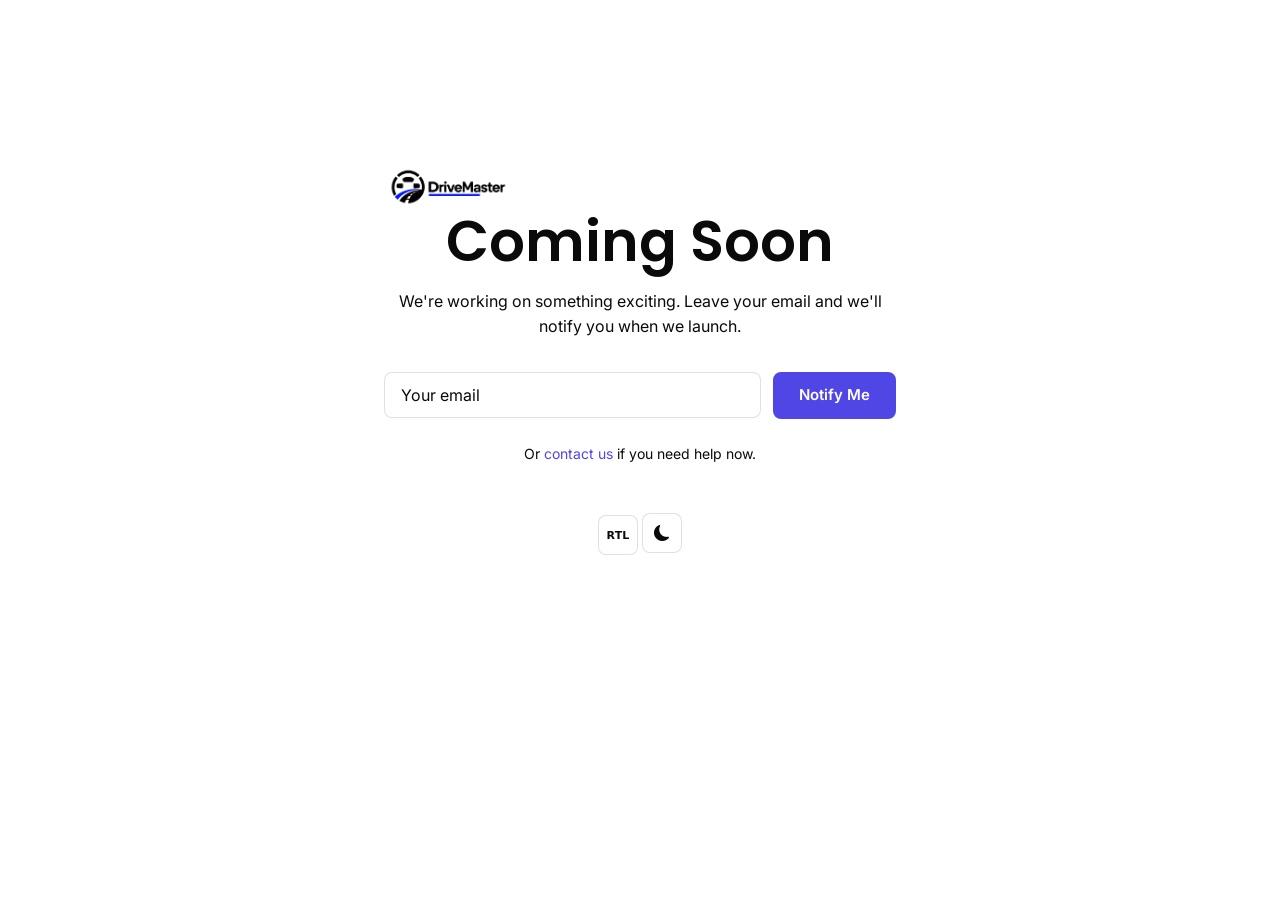
<file: coming-soon.html>
<!DOCTYPE html>

<html data-theme="light" lang="en">
<head>
<link rel="icon" type="image/svg+xml" href="assets/images/favicon.svg">
<meta charset="utf-8"/>
<meta content="width=device-width, initial-scale=1.0" name="viewport"/>
<title>Coming Soon – DriveMaster</title>
<meta content="noindex" name="robots"/>
<link href="https://fonts.googleapis.com" rel="preconnect"/>
<link crossorigin="" href="https://fonts.gstatic.com" rel="preconnect"/>
<link href="https://fonts.googleapis.com/css2?family=Inter:wght@400;500;600;700&amp;family=Poppins:wght@600;700;800&amp;display=swap" rel="stylesheet"/>
<link href="https://cdn.jsdelivr.net/npm/bootstrap-icons@1.11.3/font/bootstrap-icons.min.css" rel="stylesheet"/>
<link href="assets/css/style.css" rel="stylesheet"/>
<link href="assets/css/dark-mode.css" rel="stylesheet"/>
<link rel="stylesheet" href="assets/css/dm-enhancements.css">
</head>
<body>
<main class="error-page" style="background:var(--bg-secondary)">
<div style="max-width:32rem;">
<a class="logo" href="index.html"><img alt="DriveMaster" class="logo-img" src="assets/images/logo.png"/></a>
<h1 style="margin-bottom:0.75rem;">Coming Soon</h1>
<p style="color:var(--text-secondary);margin-bottom:2rem;">
        We're working on something exciting. Leave your email and we'll notify you when we launch.
      </p>
<form data-demo="true" data-validate="" style="display:flex;flex-wrap:wrap;gap:0.75rem;justify-content:center;margin-bottom:1.5rem;">
<div class="form-group" style="margin:0;flex:1;min-width:200px;">
<input aria-label="Email" class="form-input" placeholder="Your email" required="" type="email"/>
<div class="form-error"></div>
</div>
<button class="btn btn-primary" type="submit">Notify Me</button>
</form>
<div data-form-success="" style="display:none;padding:0.75rem;background:var(--accent-soft);color:var(--accent);border-radius:var(--radius);margin-bottom:1rem;">
        Thanks! We'll be in touch. (Demo)
      </div>
<p style="font-size:0.875rem;color:var(--text-muted);">
        Or <a href="contact.html">contact us</a> if you need help now.
      </p>
<button type="button" class="dm-rtl-toggle" data-rtl-toggle aria-label="Switch to right-to-left layout" aria-pressed="false" title="Switch to RTL"><i class="bi bi-text-paragraph" aria-hidden="true"></i></button>
<button aria-label="Toggle dark mode" class="theme-toggle" data-theme-toggle="" style="margin-top:2rem;">
<i class="bi bi-sun-fill icon-sun"></i>
<i class="bi bi-moon-fill icon-moon"></i>
</button>
</div>
</main>
<script src="assets/js/main.js"></script>
<script src="assets/js/dm-enhancements.js"></script>
</body>
</html>
</file>
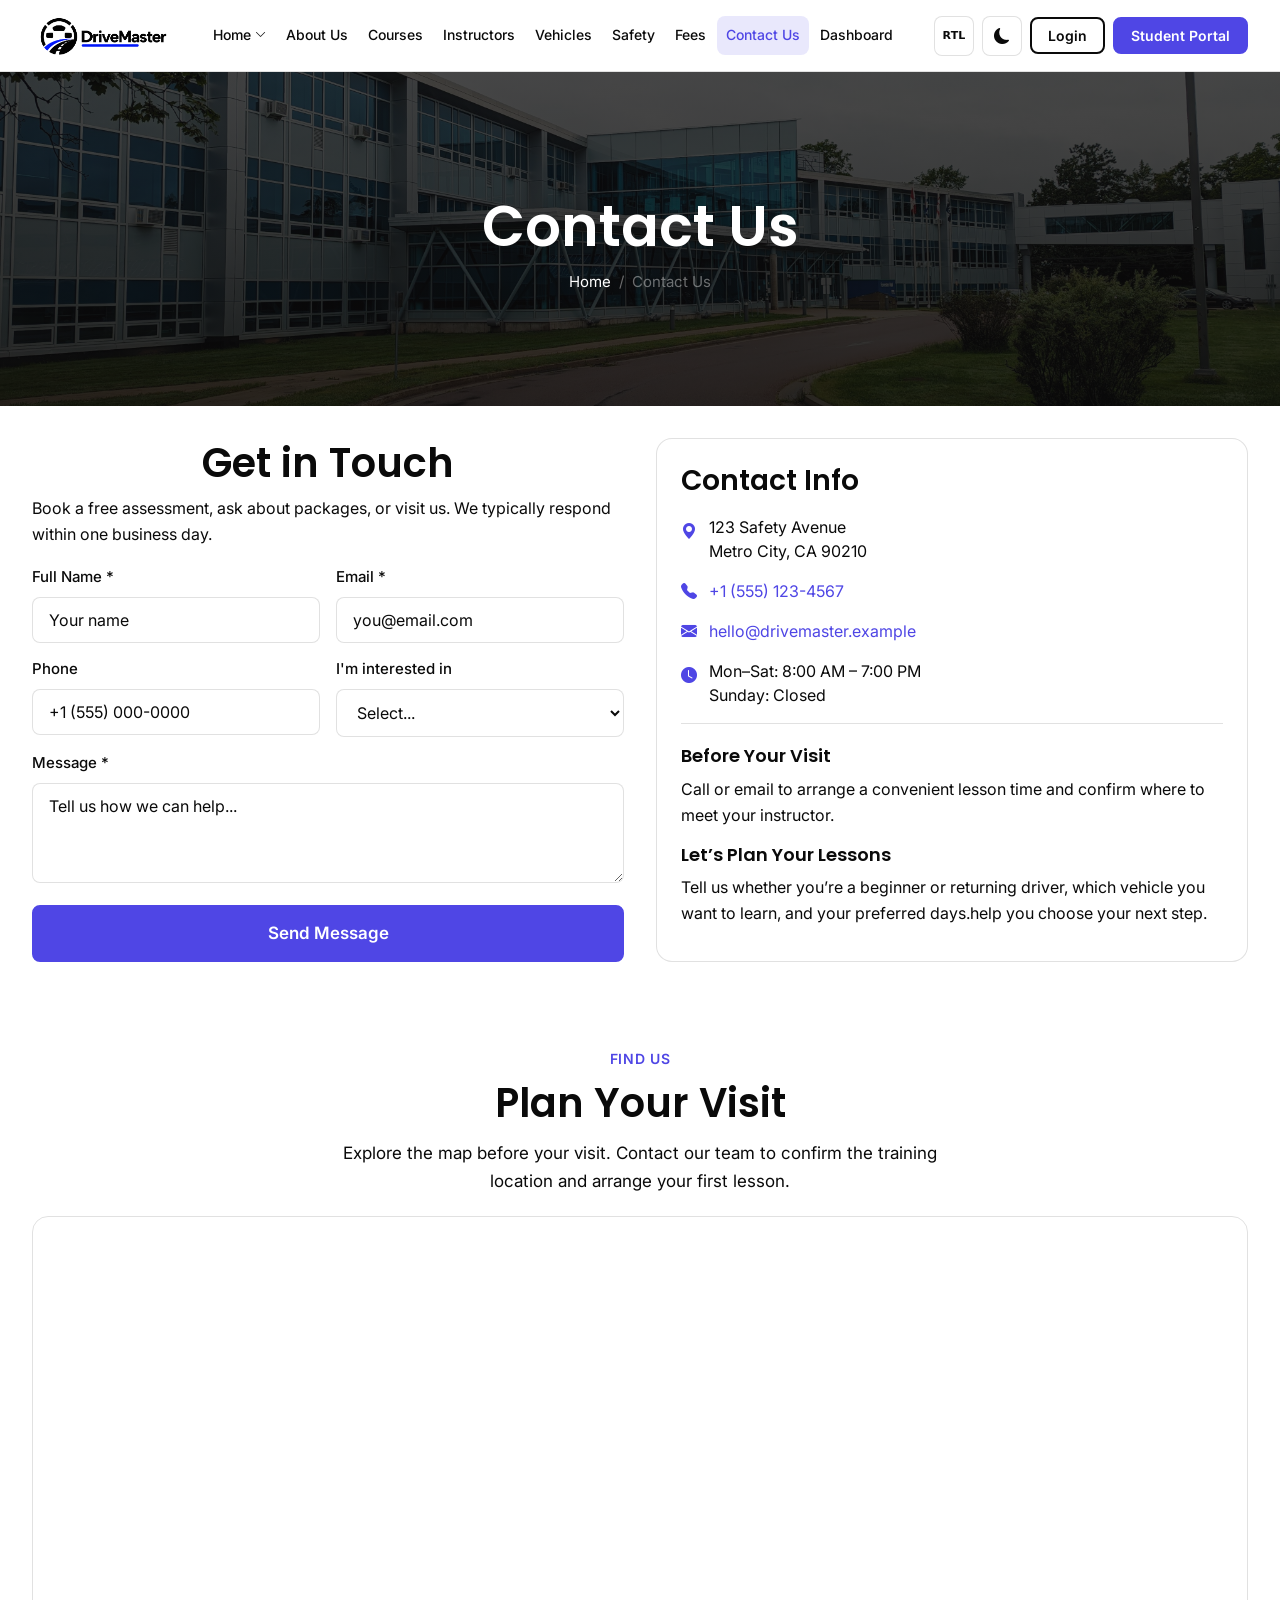
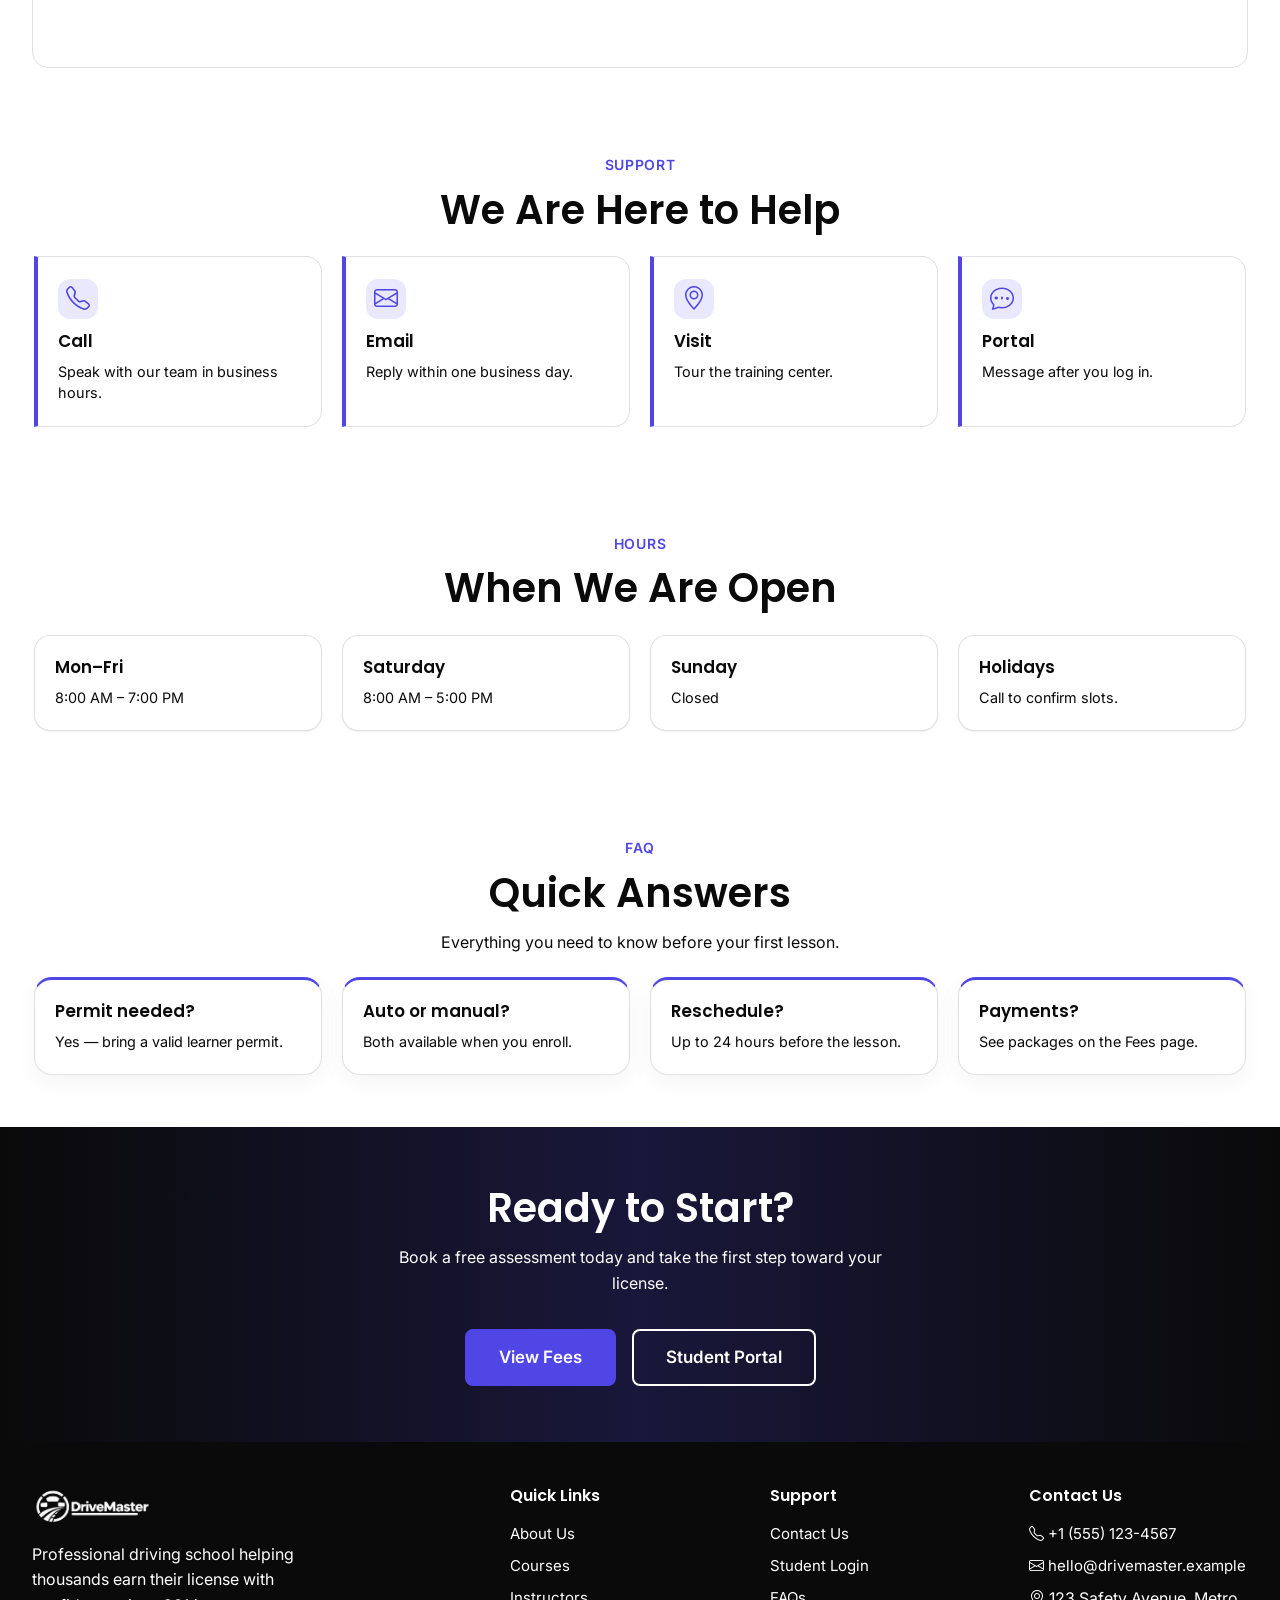
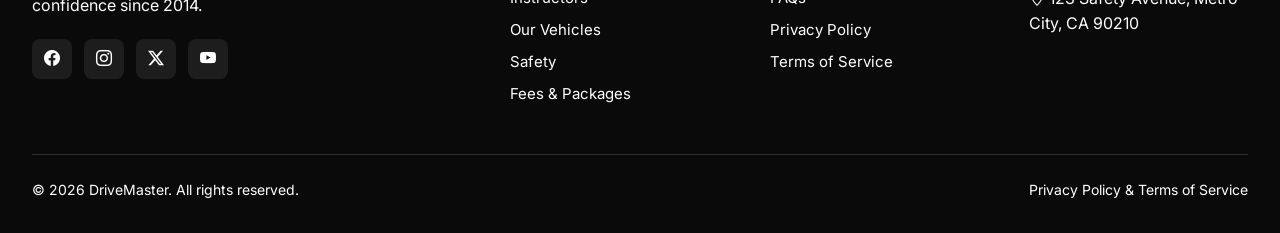
<file: contact.html>
<!DOCTYPE html>

<html data-theme="light" lang="en">
<head>
<link rel="icon" type="image/svg+xml" href="assets/images/favicon.svg">
<meta charset="utf-8"/>
<meta content="width=device-width, initial-scale=1.0" name="viewport"/>
<title>Contact Us – Book Assessment | DriveMaster</title>
<meta content="Contact DriveMaster driving school. Book a free assessment, ask questions, or visit our training center." name="description"/>
<link href="https://fonts.googleapis.com" rel="preconnect"/>
<link crossorigin="" href="https://fonts.gstatic.com" rel="preconnect"/>
<link href="https://fonts.googleapis.com/css2?family=Inter:wght@400;500;600;700&amp;family=Poppins:wght@600;700;800&amp;display=swap" rel="stylesheet"/>
<link href="https://cdn.jsdelivr.net/npm/bootstrap-icons@1.11.3/font/bootstrap-icons.min.css" rel="stylesheet"/>
<link href="assets/css/style.css" rel="stylesheet"/>
<link href="assets/css/dark-mode.css" rel="stylesheet"/>
<link href="assets/css/rtl.css" rel="stylesheet"/>
<link rel="stylesheet" href="assets/css/dm-enhancements.css">
</head>
<body class="contact-page">
<header class="header">
<div class="container header-inner">
<a class="logo" href="index.html"><img alt="DriveMaster" class="logo-img" src="assets/images/logo.png"/></a>
<nav class="nav">
<div class="nav-item-dropdown">
<a class="nav-link" href="index.html">Home <i class="bi bi-chevron-down" style="font-size:0.7rem;"></i></a>
<div class="nav-dropdown">
<a class="" href="index.html">Home 1 (Main)</a>
<a class="" href="index-night.html">Home 2 (Night)</a>
</div>
</div>
<a class="nav-link" href="about.html">About Us</a>
<a class="nav-link" href="courses.html">Courses</a>
<a class="nav-link" href="instructors.html">Instructors</a>
<a class="nav-link" href="vehicles.html">Vehicles</a><a class="nav-link" href="safety.html">Safety</a>
<a class="nav-link" href="fees.html">Fees</a>
<a class="nav-link active" href="contact.html">Contact Us</a>
<a class="nav-link" href="dashboard/index.html">Dashboard</a>
</nav>
<div class="header-actions">
<button type="button" class="dm-rtl-toggle" data-rtl-toggle aria-label="Switch to right-to-left layout" aria-pressed="false" title="Switch to RTL"><i class="bi bi-text-paragraph" aria-hidden="true"></i></button>
<button aria-label="Toggle dark mode" class="theme-toggle" data-theme-toggle=""><i class="bi bi-sun-fill icon-sun"></i><i class="bi bi-moon-fill icon-moon"></i></button>
<a class="btn btn-outline btn-sm header-login" href="login.html">Login</a>
<a class="btn btn-primary btn-sm" href="dashboard/index.html">Student Portal</a>
<button aria-label="Open menu" class="mobile-menu-btn" data-mobile-menu-open=""><i class="bi bi-list" style="font-size:1.5rem;"></i></button>
</div>
</div>
</header>
<div class="mobile-nav" data-mobile-nav="">
<div class="mobile-nav-header">
<a class="logo" href="index.html"><img alt="DriveMaster" class="logo-img" src="assets/images/logo.png"/></a>
<button class="btn btn-ghost btn-icon" data-mobile-menu-close=""><i class="bi bi-x-lg"></i></button>
</div>
<nav class="mobile-nav-links">
<a class="" href="index.html">Home</a>
<div class="mobile-nav-dropdown">
<a class="" href="index.html">Home 1 (Main)</a>
<a class="" href="index-night.html">Home 2 (Night)</a>
</div><a href="about.html">About Us</a><a href="courses.html">Courses</a>
<a href="instructors.html">Instructors</a><a href="vehicles.html">Vehicles</a><a class="" href="safety.html">Safety</a><a href="fees.html">Fees</a>
<a class="active" href="contact.html">Contact Us</a>
<a href="dashboard/index.html">Dashboard</a>
<a class="btn btn-outline mobile-login" href="login.html">Login</a><a class="btn btn-primary" href="dashboard/index.html" style="margin-top:1rem;">Student Portal</a>
</nav>
</div>
<main>
<section class="page-header">
<div class="container">
<h1>Contact Us</h1>
<nav class="breadcrumb"><a href="index.html">Home</a><span>/</span><span>Contact Us</span></nav>
</div>
</section>
<section class="section">
<div class="container">
<div class="hero-grid" style="align-items:start;">
<div>
<h2 style="margin-bottom:0.5rem;">Get in Touch</h2>
<p style="margin-bottom:2rem;">Book a free assessment, ask about packages, or visit us. We typically respond within one business day.</p>
<form action="#" data-demo="true" data-validate="" method="POST">
<div class="form-group">
<label class="form-label" for="name">Full Name *</label>
<input class="form-input" data-error-required="Please enter your name." id="name" name="name" placeholder="Your name" required="" type="text"/>
<div class="form-error"></div>
</div>
<div class="form-group">
<label class="form-label" for="email">Email *</label>
<input class="form-input" data-error-email="Please enter a valid email." id="email" name="email" placeholder="you@email.com" required="" type="email"/>
<div class="form-error"></div>
</div>
<div class="form-group">
<label class="form-label" for="phone">Phone</label>
<input class="form-input" id="phone" name="phone" placeholder="+1 (555) 000-0000" type="tel"/>
<div class="form-error"></div>
</div>
<div class="form-group">
<label class="form-label" for="interest">I'm interested in</label>
<select class="form-select" id="interest" name="interest">
<option value="">Select...</option>
<option>Four-Wheeler Full Course</option>
<option>Two-Wheeler Course</option>
<option>Free Assessment</option>
<option>Pay Per Lesson</option>
<option>Other</option>
</select>
</div>
<div class="form-group">
<label class="form-label" for="message">Message *</label>
<textarea class="form-textarea" data-error-required="Please enter a message." id="message" name="message" placeholder="Tell us how we can help..." required=""></textarea>
<div class="form-error"></div>
</div>
<button class="btn btn-primary btn-lg w-full" type="submit">Send Message</button>
<div data-form-success="" style="display:none;margin-top:1rem;padding:1rem;background:var(--accent-soft);color:var(--accent);border-radius:var(--radius);text-align:center;">
                Thank you! We'll get back to you shortly. (Demo mode — form not sent.)
              </div>
</form>
</div>
<div>
<div class="card anim-fade-up" style="margin-bottom:1.5rem;">
<div class="card-body">
<h3 style="margin-bottom:1rem;">Contact Info</h3>
<p style="display:flex;gap:0.75rem;align-items:flex-start;margin-bottom:1rem;">
<i class="bi bi-geo-alt-fill" style="color:var(--accent);margin-top:0.2rem;"></i>
<span>123 Safety Avenue<br/>Metro City, CA 90210</span>
</p>
<p style="display:flex;gap:0.75rem;align-items:center;margin-bottom:1rem;">
<i class="bi bi-telephone-fill" style="color:var(--accent);"></i>
<a href="tel:+15551234567">+1 (555) 123-4567</a>
</p>
<p style="display:flex;gap:0.75rem;align-items:center;margin-bottom:1rem;">
<i class="bi bi-envelope-fill" style="color:var(--accent);"></i>
<a href="mailto:hello@drivemaster.example">hello@drivemaster.example</a>
</p>
<p style="display:flex;gap:0.75rem;align-items:flex-start;margin:0;">
<i class="bi bi-clock-fill" style="color:var(--accent);margin-top:0.2rem;"></i>
<span>Mon–Sat: 8:00 AM – 7:00 PM<br/>Sunday: Closed</span>
</p>
<div class="contact-visit-notes">
<h3>Before Your Visit</h3>
<p>Call or email to arrange a convenient lesson time and confirm where to meet your instructor.</p>
<h3>Let’s Plan Your Lessons</h3>
<p>Tell us whether you’re a beginner or returning driver, which vehicle you want to learn, and your preferred days.help you choose your next step.</p>
</div>
</div>
</div>

</div>
</div>
</div>
</section>
<section class="section contact-map-section" aria-labelledby="contact-map-heading">
<div class="container"><div class="section-header"><span class="section-label">Find Us</span><h2 class="section-title" id="contact-map-heading">Plan Your Visit</h2><p class="section-desc">Explore the map before your visit. Contact our team to confirm the training location and arrange your first lesson.</p></div>
<div class="contact-map-frame"><iframe src="https://www.google.com/maps/embed?pb=!1m18!1m12!1m3!1d5275038.895443315!2d-102.49258498013047!3d39.85085055316433!2m3!1f0!2f0!3f0!3m2!1i1024!2i768!4f13.1!3m3!1m2!1s0x54eab584e432360b%3A0x1c3bb99243deb742!2sUnited%20States!5e0!3m2!1sen!2sin!4v1788512618658!5m2!1sen!2sin" title="DriveMaster location map" width="100%" height="450" loading="lazy" allowfullscreen referrerpolicy="strict-origin-when-cross-origin"></iframe></div>
</div></section>
</main>
<!-- Footer -->
<section class="section bg-secondary">
<div class="container">
<div class="section-header"><span class="section-label">Support</span><h2 class="section-title">We Are Here to Help</h2></div>
<div class="features-grid is-4 section-cards-accent">
<div class="card"><div class="card-body"><div class="card-icon"><i class="bi bi-telephone"></i></div><h3>Call</h3><p>Speak with our team in business hours.</p></div></div>
<div class="card"><div class="card-body"><div class="card-icon"><i class="bi bi-envelope"></i></div><h3>Email</h3><p>Reply within one business day.</p></div></div>
<div class="card"><div class="card-body"><div class="card-icon"><i class="bi bi-geo-alt"></i></div><h3>Visit</h3><p>Tour the training center.</p></div></div>
<div class="card"><div class="card-body"><div class="card-icon"><i class="bi bi-chat-dots"></i></div><h3>Portal</h3><p>Message after you log in.</p></div></div>
</div>
</div>
</section>
<section class="section">
<div class="container">
<div class="section-header"><span class="section-label">Hours</span><h2 class="section-title">When We Are Open</h2></div>
<div class="features-grid is-4 section-cards-soft">
<div class="card"><div class="card-body"><h3>Mon–Fri</h3><p>8:00 AM – 7:00 PM</p></div></div>
<div class="card"><div class="card-body"><h3>Saturday</h3><p>8:00 AM – 5:00 PM</p></div></div>
<div class="card"><div class="card-body"><h3>Sunday</h3><p>Closed</p></div></div>
<div class="card"><div class="card-body"><h3>Holidays</h3><p>Call to confirm slots.</p></div></div>
</div>
</div>
</section>
<section class="section contact-faq-section">
<div class="container">
<div class="section-header"><span class="section-label">FAQ</span><h2 class="section-title">Quick Answers</h2><p class="contact-faq-intro">Everything you need to know before your first lesson.</p></div>
<div class="features-grid is-4 section-cards-outline contact-faq-grid">
<div class="card"><div class="card-body"><h3>Permit needed?</h3><p>Yes — bring a valid learner permit.</p></div></div>
<div class="card"><div class="card-body"><h3>Auto or manual?</h3><p>Both available when you enroll.</p></div></div>
<div class="card"><div class="card-body"><h3>Reschedule?</h3><p>Up to 24 hours before the lesson.</p></div></div>
<div class="card"><div class="card-body"><h3>Payments?</h3><p>See packages on the Fees page.</p></div></div>
</div>
</div>
</section>
<section class="cta-section anim-fade-up contact-final-cta">
<div class="container">
<h2>Ready to Start?</h2>
<p>Book a free assessment today and take the first step toward your license.</p>
<div style="display:flex;flex-wrap:wrap;gap:1rem;justify-content:center;">
<a class="btn btn-primary btn-lg" href="fees.html">View Fees</a>
<a class="btn btn-outline btn-lg" href="dashboard/index.html">Student Portal</a>
</div>
</div>
</section>
<footer class="footer">
<div class="container">
<div class="footer-grid">
<div class="footer-brand">
<a class="logo" href="index.html"><img alt="DriveMaster" class="logo-img" src="assets/images/logo-1.png"/></a>
<p class="footer-desc">Professional driving school helping thousands earn their license with confidence since 2014.</p>
<div class="footer-social">
<a aria-label="Facebook" href="#"><i class="bi bi-facebook"></i></a>
<a aria-label="Instagram" href="#"><i class="bi bi-instagram"></i></a>
<a aria-label="Twitter" href="#"><i class="bi bi-twitter-x"></i></a>
<a aria-label="YouTube" href="#"><i class="bi bi-youtube"></i></a>
</div>
</div>
<div>
<h4 class="footer-title">Quick Links</h4>
<nav class="footer-links">
<a href="about.html">About Us</a>
<a href="courses.html">Courses</a>
<a href="instructors.html">Instructors</a>
<a href="vehicles.html">Our Vehicles</a><a class="" href="safety.html">Safety</a>
<a href="fees.html">Fees &amp; Packages</a>
</nav>
</div>
<div>
<h4 class="footer-title">Support</h4>
<nav class="footer-links">
<a href="contact.html">Contact Us</a>
<a href="login.html">Student Login</a>
<a href="faq.html">FAQs</a>
<a href="privacy.html">Privacy Policy</a>
<a href="terms.html">Terms of Service</a>
</nav>
</div>
<div>
<h4 class="footer-title">Contact Us</h4>
<nav class="footer-links">
<a href="tel:+15551234567"><i class="bi bi-telephone"></i> +1 (555) 123-4567</a>
<a href="mailto:hello@drivemaster.example"><i class="bi bi-envelope"></i> hello@drivemaster.example</a>
<span><i class="bi bi-geo-alt"></i> 123 Safety Avenue, Metro City, CA 90210</span>
</nav>
</div>
</div>
<div class="footer-bottom">
<span>© 2026 DriveMaster. All rights reserved.</span>
<span>Privacy Policy &amp; Terms of Service</span>
</div>
</div>
</footer>
<script src="assets/js/main.js"></script>
<script src="assets/js/dm-enhancements.js"></script>
</body>
</html>
</file>
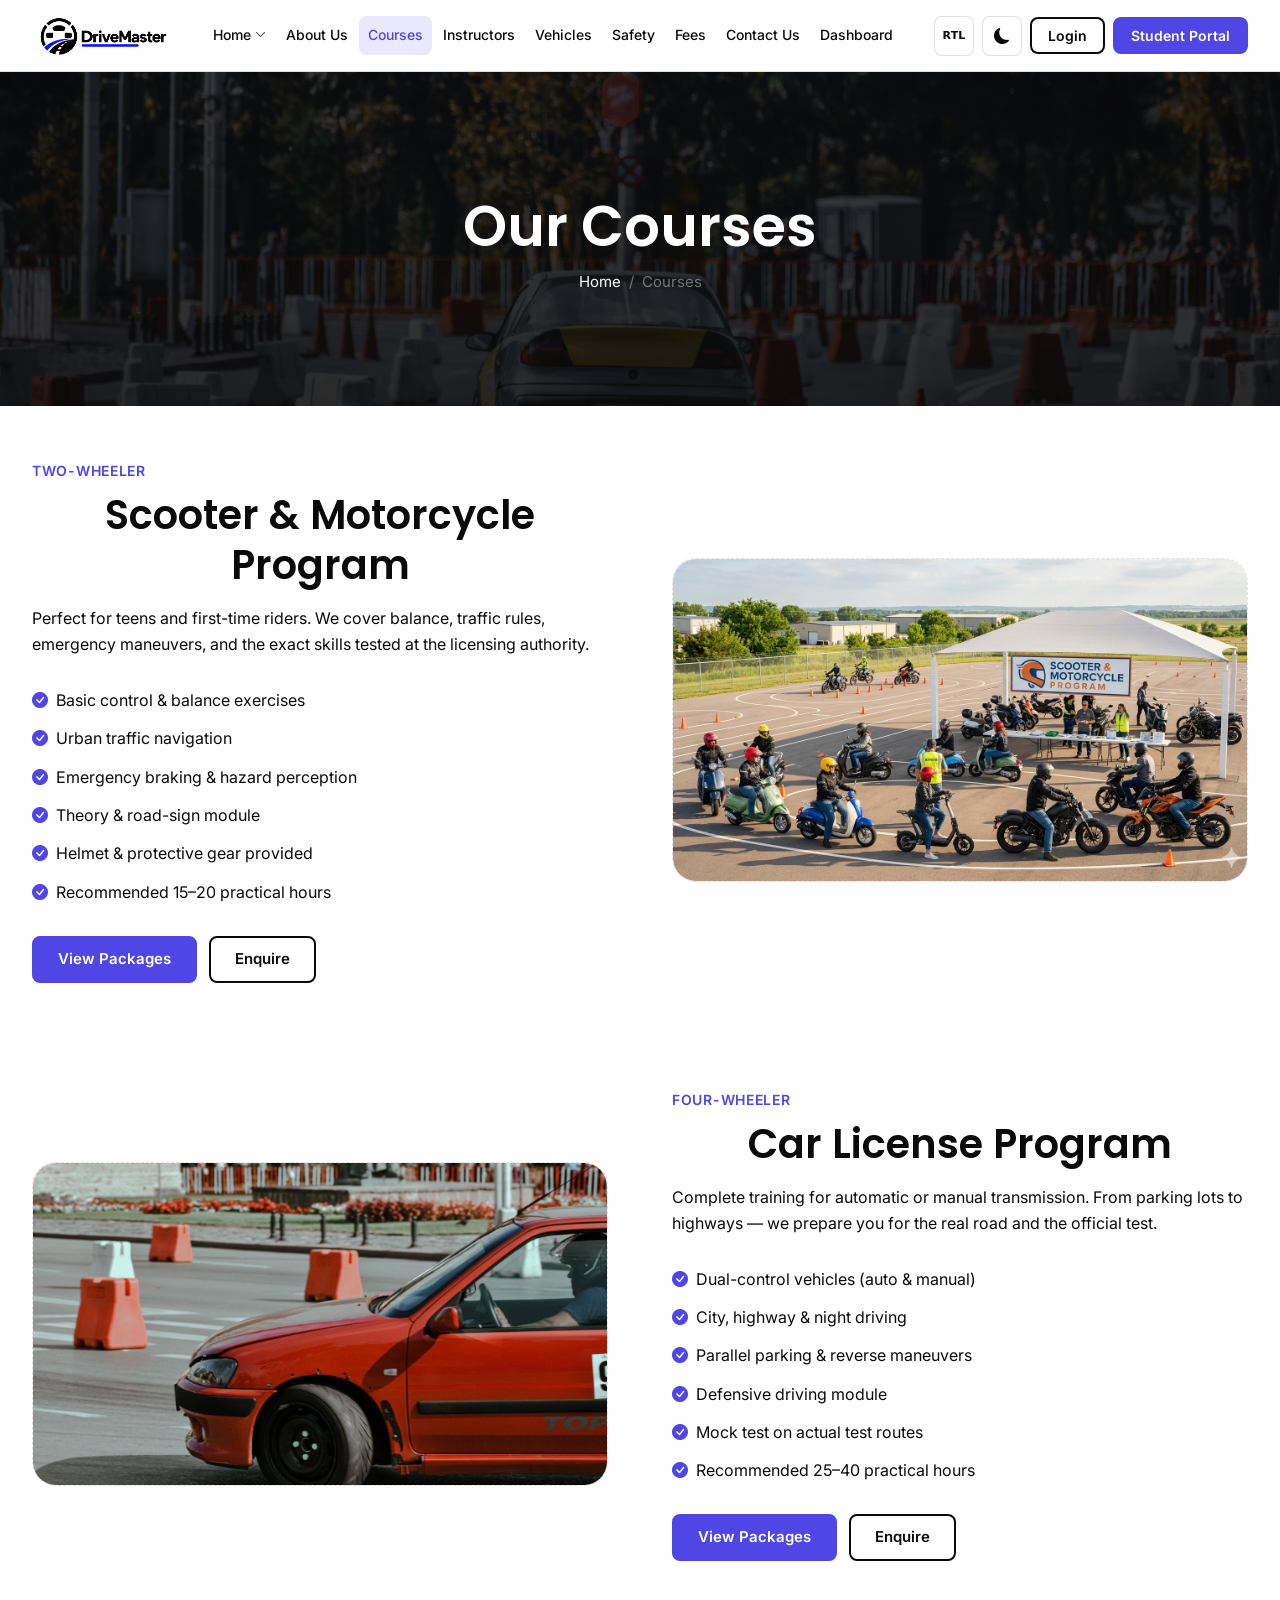
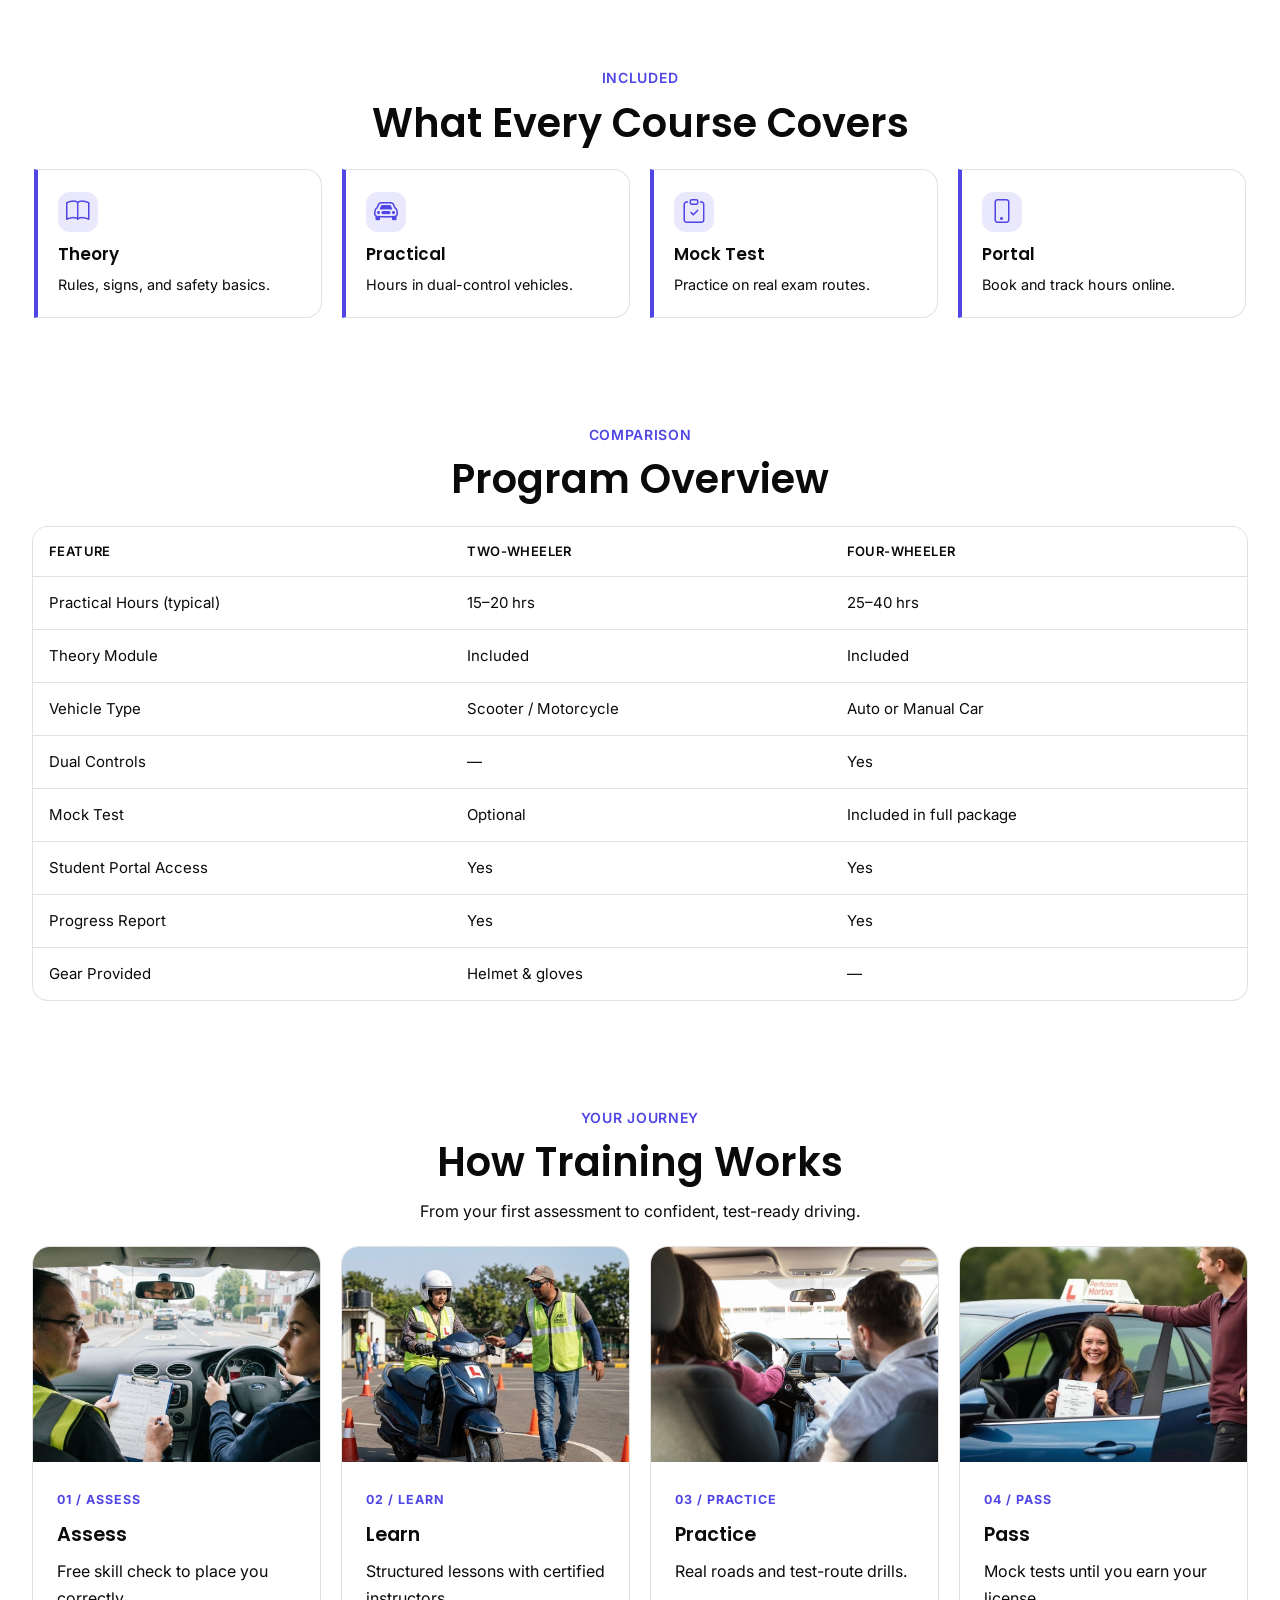
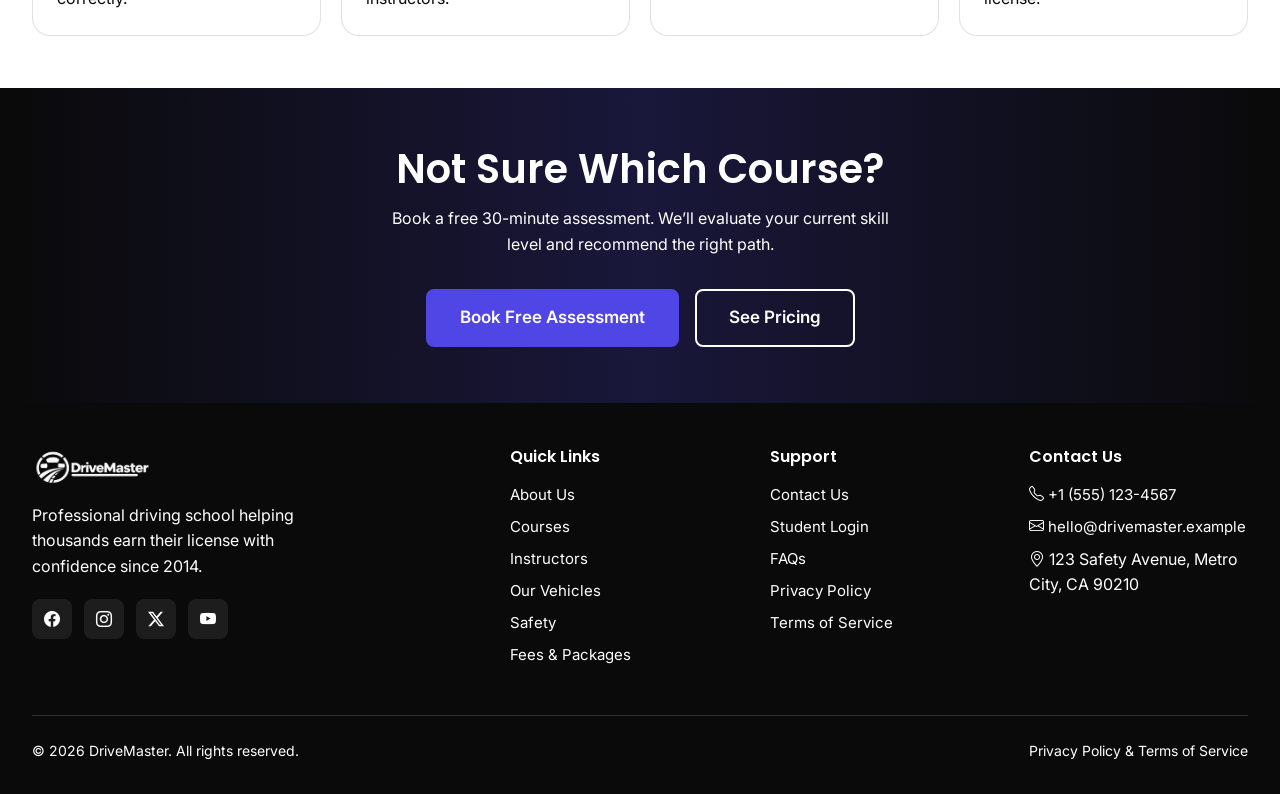
<file: courses.html>
<!DOCTYPE html>

<html data-theme="light" lang="en">
<head>
<link href="assets/images/favicon.svg" rel="icon" type="image/svg+xml"/>
<meta charset="utf-8"/>
<meta content="width=device-width, initial-scale=1.0" name="viewport"/>
<title>Courses – Two-Wheeler &amp; Four-Wheeler Training | DriveMaster</title>
<meta content="Explore DriveMaster's two-wheeler and four-wheeler driving courses. Structured programs with theory, practical lessons, and license test preparation." name="description"/>
<link href="https://fonts.googleapis.com" rel="preconnect">
<link crossorigin="" href="https://fonts.gstatic.com" rel="preconnect"/>
<link href="https://fonts.googleapis.com/css2?family=Inter:wght@400;500;600;700&amp;family=Poppins:wght@600;700;800&amp;display=swap" rel="stylesheet"/>
<link href="https://cdn.jsdelivr.net/npm/bootstrap-icons@1.11.3/font/bootstrap-icons.min.css" rel="stylesheet"/>
<link href="assets/css/style.css" rel="stylesheet"/>
<link href="assets/css/dark-mode.css" rel="stylesheet"/>
<link href="assets/css/rtl.css" rel="stylesheet"/>
<link href="assets/css/dm-enhancements.css" rel="stylesheet"/>
</link></head>
<body class="courses-page">
<header class="header">
<div class="container header-inner">
<a class="logo" href="index.html"><img alt="DriveMaster" class="logo-img" src="assets/images/logo.png"/></a>
<nav class="nav">
<div class="nav-item-dropdown">
<a class="nav-link" href="index.html">Home <i class="bi bi-chevron-down" style="font-size:0.7rem;"></i></a>
<div class="nav-dropdown">
<a class="" href="index.html">Home 1 (Main)</a>
<a class="" href="index-night.html">Home 2 (Night)</a>
</div>
</div>
<a class="nav-link" href="about.html">About Us</a>
<a class="nav-link active" href="courses.html">Courses</a>
<a class="nav-link" href="instructors.html">Instructors</a>
<a class="nav-link" href="vehicles.html">Vehicles</a><a class="nav-link" href="safety.html">Safety</a>
<a class="nav-link" href="fees.html">Fees</a>
<a class="nav-link" href="contact.html">Contact Us</a>
<a class="nav-link" href="dashboard/index.html">Dashboard</a>
</nav>
<div class="header-actions">
<button aria-label="Switch to right-to-left layout" aria-pressed="false" class="dm-rtl-toggle" data-rtl-toggle="" title="Switch to RTL" type="button"><i aria-hidden="true" class="bi bi-text-paragraph"></i></button>
<button aria-label="Toggle dark mode" class="theme-toggle" data-theme-toggle=""><i class="bi bi-sun-fill icon-sun"></i><i class="bi bi-moon-fill icon-moon"></i></button>
<a class="btn btn-outline btn-sm header-login" href="login.html">Login</a>
<a class="btn btn-primary btn-sm" href="dashboard/index.html">Student Portal</a>
<button aria-label="Open menu" class="mobile-menu-btn" data-mobile-menu-open=""><i class="bi bi-list" style="font-size:1.5rem;"></i></button>
</div>
</div>
</header>
<div class="mobile-nav" data-mobile-nav="">
<div class="mobile-nav-header">
<a class="logo" href="index.html"><img alt="DriveMaster" class="logo-img" src="assets/images/logo.png"/></a>
<button class="btn btn-ghost btn-icon" data-mobile-menu-close=""><i class="bi bi-x-lg"></i></button>
</div>
<nav class="mobile-nav-links">
<a class="" href="index.html">Home</a>
<div class="mobile-nav-dropdown">
<a class="" href="index.html">Home 1 (Main)</a>
<a class="" href="index-night.html">Home 2 (Night)</a>
</div><a href="about.html">About Us</a><a class="active" href="courses.html">Courses</a>
<a href="instructors.html">Instructors</a><a href="vehicles.html">Vehicles</a><a class="" href="safety.html">Safety</a><a href="fees.html">Fees</a>
<a href="contact.html">Contact Us</a>
<a href="dashboard/index.html">Dashboard</a>
<a class="btn btn-outline mobile-login" href="login.html">Login</a><a class="btn btn-primary" href="dashboard/index.html" style="margin-top:1rem;">Student Portal</a>
</nav>
</div>
<main>
<section class="page-header">
<div class="container">
<h1>Our Courses</h1>
<nav class="breadcrumb"><a href="index.html">Home</a><span>/</span><span>Courses</span></nav>
</div>
</section>
<!-- Two-Wheeler -->
<section class="section" id="two-wheeler">
<div class="container">
<div class="hero-grid" style="align-items:center;">
<div>
<span class="section-label">Two-Wheeler</span>
<h2 style="margin-bottom:1rem;">Scooter &amp; Motorcycle Program</h2>
<p>Perfect for teens and first-time riders. We cover balance, traffic rules, emergency maneuvers, and the exact skills tested at the licensing authority.</p>
<ul style="margin:1.5rem 0;color:var(--text-secondary);">
<li style="padding:0.4rem 0;display:flex;gap:0.5rem;"><i class="bi bi-check-circle-fill" style="color:var(--accent);"></i> Basic control &amp; balance exercises</li>
<li style="padding:0.4rem 0;display:flex;gap:0.5rem;"><i class="bi bi-check-circle-fill" style="color:var(--accent);"></i> Urban traffic navigation</li>
<li style="padding:0.4rem 0;display:flex;gap:0.5rem;"><i class="bi bi-check-circle-fill" style="color:var(--accent);"></i> Emergency braking &amp; hazard perception</li>
<li style="padding:0.4rem 0;display:flex;gap:0.5rem;"><i class="bi bi-check-circle-fill" style="color:var(--accent);"></i> Theory &amp; road-sign module</li>
<li style="padding:0.4rem 0;display:flex;gap:0.5rem;"><i class="bi bi-check-circle-fill" style="color:var(--accent);"></i> Helmet &amp; protective gear provided</li>
<li style="padding:0.4rem 0;display:flex;gap:0.5rem;"><i class="bi bi-check-circle-fill" style="color:var(--accent);"></i> Recommended 15–20 practical hours</li>
</ul>
<a class="btn btn-primary" href="fees.html">View Packages</a>
<a class="btn btn-outline" href="contact.html" style="margin-left:0.5rem;">Enquire</a>
</div>
<div>
<div class="img-box img-box-wide rounded-xl">
<img alt="Two-wheeler training" onerror="this.style.display='none'; this.parentElement.classList.add('show-placeholder');" src="assets/images/course-two-wheele.jpg"/>
</div>
</div>
</div>
</div>
</section>
<!-- Four-Wheeler -->
<section class="section bg-secondary" id="four-wheeler">
<div class="container">
<div class="hero-grid" style="align-items:center;">
<div order="2">
<div class="img-box img-box-wide rounded-xl">
<img alt="Four-wheeler driving lesson" onerror="this.style.display='none'; this.parentElement.classList.add('show-placeholder');" src="assets/images/course-four-wheele.jpg"/>
</div>
</div>
<div>
<span class="section-label">Four-Wheeler</span>
<h2 style="margin-bottom:1rem;">Car License Program</h2>
<p>Complete training for automatic or manual transmission. From parking lots to highways — we prepare you for the real road and the official test.</p>
<ul style="margin:1.5rem 0;color:var(--text-secondary);">
<li style="padding:0.4rem 0;display:flex;gap:0.5rem;"><i class="bi bi-check-circle-fill" style="color:var(--accent);"></i> Dual-control vehicles (auto &amp; manual)</li>
<li style="padding:0.4rem 0;display:flex;gap:0.5rem;"><i class="bi bi-check-circle-fill" style="color:var(--accent);"></i> City, highway &amp; night driving</li>
<li style="padding:0.4rem 0;display:flex;gap:0.5rem;"><i class="bi bi-check-circle-fill" style="color:var(--accent);"></i> Parallel parking &amp; reverse maneuvers</li>
<li style="padding:0.4rem 0;display:flex;gap:0.5rem;"><i class="bi bi-check-circle-fill" style="color:var(--accent);"></i> Defensive driving module</li>
<li style="padding:0.4rem 0;display:flex;gap:0.5rem;"><i class="bi bi-check-circle-fill" style="color:var(--accent);"></i> Mock test on actual test routes</li>
<li style="padding:0.4rem 0;display:flex;gap:0.5rem;"><i class="bi bi-check-circle-fill" style="color:var(--accent);"></i> Recommended 25–40 practical hours</li>
</ul>
<a class="btn btn-primary" href="fees.html">View Packages</a>
<a class="btn btn-outline" href="contact.html" style="margin-left:0.5rem;">Enquire</a>
</div>
</div>
</div>
</section>
<!-- Training process relocated from About: immediately after Four-Wheeler -->

<!-- Course Details Table -->
<section class="section bg-secondary">
<div class="container">
<div class="section-header"><span class="section-label">Included</span><h2 class="section-title">What Every Course Covers</h2></div>
<div class="features-grid is-4 section-cards-accent">
<div class="card"><div class="card-body"><div class="card-icon"><i class="bi bi-book"></i></div><h3>Theory</h3><p>Rules, signs, and safety basics.</p></div></div>
<div class="card"><div class="card-body"><div class="card-icon"><i class="bi bi-car-front"></i></div><h3>Practical</h3><p>Hours in dual-control vehicles.</p></div></div>
<div class="card"><div class="card-body"><div class="card-icon"><i class="bi bi-clipboard-check"></i></div><h3>Mock Test</h3><p>Practice on real exam routes.</p></div></div>
<div class="card"><div class="card-body"><div class="card-icon"><i class="bi bi-phone"></i></div><h3>Portal</h3><p>Book and track hours online.</p></div></div>
</div>
</div>
</section><section class="section">
<div class="container">
<div class="section-header anim-fade-up">
<span class="section-label">Comparison</span>
<h2 class="section-title">Program Overview</h2>
</div>
<div class="table-wrapper">
<table class="table">
<thead>
<tr>
<th>Feature</th>
<th>Two-Wheeler</th>
<th>Four-Wheeler</th>
</tr>
</thead>
<tbody>
<tr><td>Practical Hours (typical)</td><td>15–20 hrs</td><td>25–40 hrs</td></tr>
<tr><td>Theory Module</td><td>Included</td><td>Included</td></tr>
<tr><td>Vehicle Type</td><td>Scooter / Motorcycle</td><td>Auto or Manual Car</td></tr>
<tr><td>Dual Controls</td><td>—</td><td>Yes</td></tr>
<tr><td>Mock Test</td><td>Optional</td><td>Included in full package</td></tr>
<tr><td>Student Portal Access</td><td>Yes</td><td>Yes</td></tr>
<tr><td>Progress Report</td><td>Yes</td><td>Yes</td></tr>
<tr><td>Gear Provided</td><td>Helmet &amp; gloves</td><td>—</td></tr>
</tbody>
</table>
</div>
</div>
</section><section aria-labelledby="training-process-heading" class="section dm-training-process" id="training-process">
<div class="container">
<div class="section-header">
<span class="section-label">Your Journey</span>
<h2 class="section-title" id="training-process-heading">How Training Works</h2>
<p class="section-subtitle">From your first assessment to confident, test-ready driving.</p>
</div>
<div class="dm-process-grid">
<article class="dm-process-card">
<div class="dm-process-photo"><img alt="Instructor guiding a student during a driving assessment" loading="lazy" src="assets/images/four-wheeler-instructor-lesson.jpg"/></div>
<div class="dm-process-body"><span class="dm-process-number">01 / ASSESS</span><h3>Assess</h3><p>Free skill check to place you correctly.</p></div>
</article>
<article class="dm-process-card">
<div class="dm-process-photo"><img alt="Student practicing motorcycle control with an instructor nearby" loading="lazy" src="assets/images/two-wheeler-training-session.jpg"/></div>
<div class="dm-process-body"><span class="dm-process-number">02 / LEARN</span><h3>Learn</h3><p>Structured lessons with certified instructors.</p></div>
</article>
<article class="dm-process-card">
<div class="dm-process-photo"><img alt="Student practicing driving with an instructor beside her" loading="lazy" src="assets/images/training-practice.jpg"/></div>
<div class="dm-process-body"><span class="dm-process-number">03 / PRACTICE</span><h3>Practice</h3><p>Real roads and test-route drills.</p></div>
</article>
<article class="dm-process-card">
<div class="dm-process-photo"><img alt="Learner celebrating with a driving test certificate beside the instructor" loading="lazy" src="assets/images/training-pass.jpg"/></div>
<div class="dm-process-body"><span class="dm-process-number">04 / PASS</span><h3>Pass</h3><p>Mock tests until you earn your license.</p></div>
</article>
</div>
</div>
</section>
<section class="cta-section anim-fade-up">
<div class="container">
<h2>Not Sure Which Course?</h2>
<p>Book a free 30-minute assessment. We’ll evaluate your current skill level and recommend the right path.</p>
<div style="display:flex;flex-wrap:wrap;gap:1rem;justify-content:center;">
<a class="btn btn-secondary btn-lg btn-primary" href="contact.html">Book Free Assessment</a>
<a class="btn btn-outline btn-lg" href="fees.html">See Pricing</a>
</div>
</div>
</section></main>
<!-- Footer -->
<footer class="footer">
<div class="container">
<div class="footer-grid">
<div class="footer-brand">
<a class="logo" href="index.html"><img alt="DriveMaster" class="logo-img" src="assets/images/logo-1.png"/></a>
<p class="footer-desc">Professional driving school helping thousands earn their license with confidence since 2014.</p>
<div class="footer-social">
<a aria-label="Facebook" href="#"><i class="bi bi-facebook"></i></a>
<a aria-label="Instagram" href="#"><i class="bi bi-instagram"></i></a>
<a aria-label="Twitter" href="#"><i class="bi bi-twitter-x"></i></a>
<a aria-label="YouTube" href="#"><i class="bi bi-youtube"></i></a>
</div>
</div>
<div>
<h4 class="footer-title">Quick Links</h4>
<nav class="footer-links">
<a href="about.html">About Us</a>
<a href="courses.html">Courses</a>
<a href="instructors.html">Instructors</a>
<a href="vehicles.html">Our Vehicles</a><a class="" href="safety.html">Safety</a>
<a href="fees.html">Fees &amp; Packages</a>
</nav>
</div>
<div>
<h4 class="footer-title">Support</h4>
<nav class="footer-links">
<a href="contact.html">Contact Us</a>
<a href="login.html">Student Login</a>
<a href="faq.html">FAQs</a>
<a href="privacy.html">Privacy Policy</a>
<a href="terms.html">Terms of Service</a>
</nav>
</div>
<div>
<h4 class="footer-title">Contact Us</h4>
<nav class="footer-links">
<a href="tel:+15551234567"><i class="bi bi-telephone"></i> +1 (555) 123-4567</a>
<a href="mailto:hello@drivemaster.example"><i class="bi bi-envelope"></i> hello@drivemaster.example</a>
<span><i class="bi bi-geo-alt"></i> 123 Safety Avenue, Metro City, CA 90210</span>
</nav>
</div>
</div>
<div class="footer-bottom">
<span>© 2026 DriveMaster. All rights reserved.</span>
<span>Privacy Policy &amp; Terms of Service</span>
</div>
</div>
</footer>
<script src="assets/js/main.js"></script>
<script src="assets/js/dm-enhancements.js"></script>
</body>
</html>
</file>
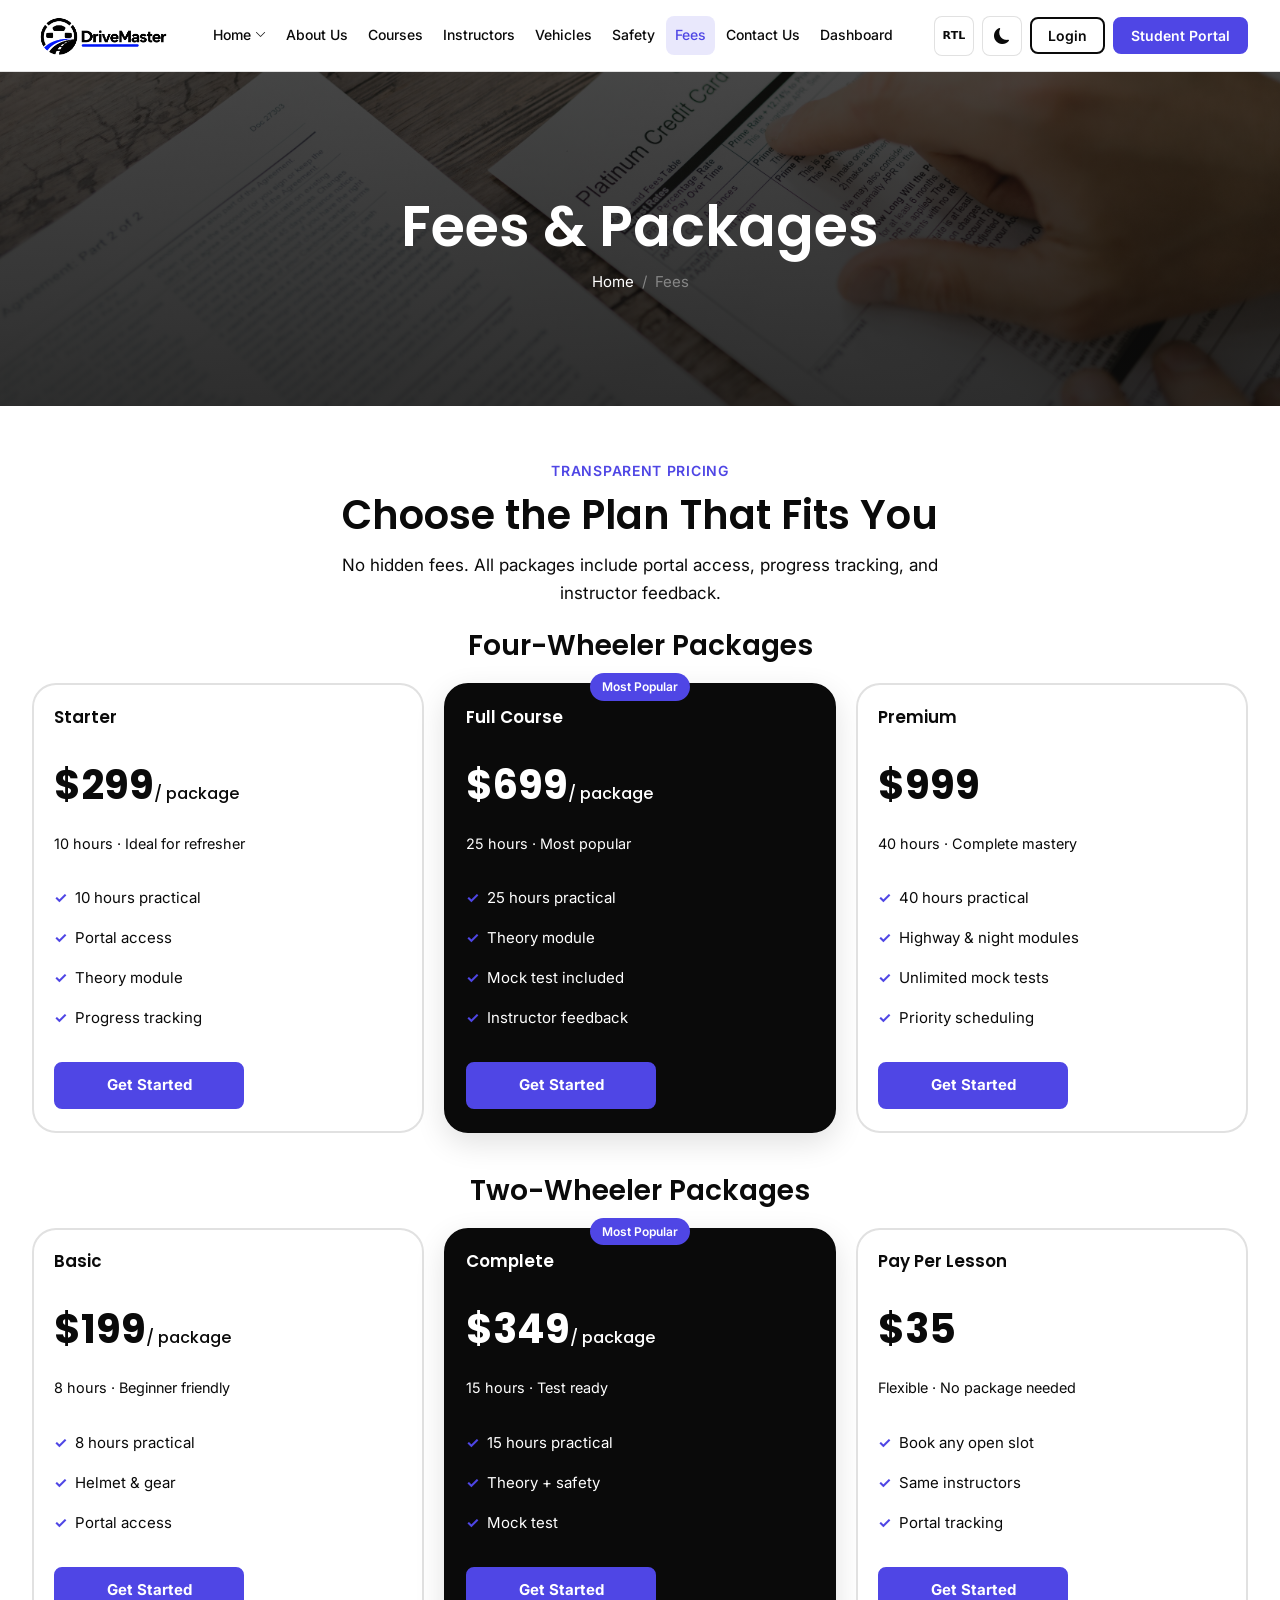
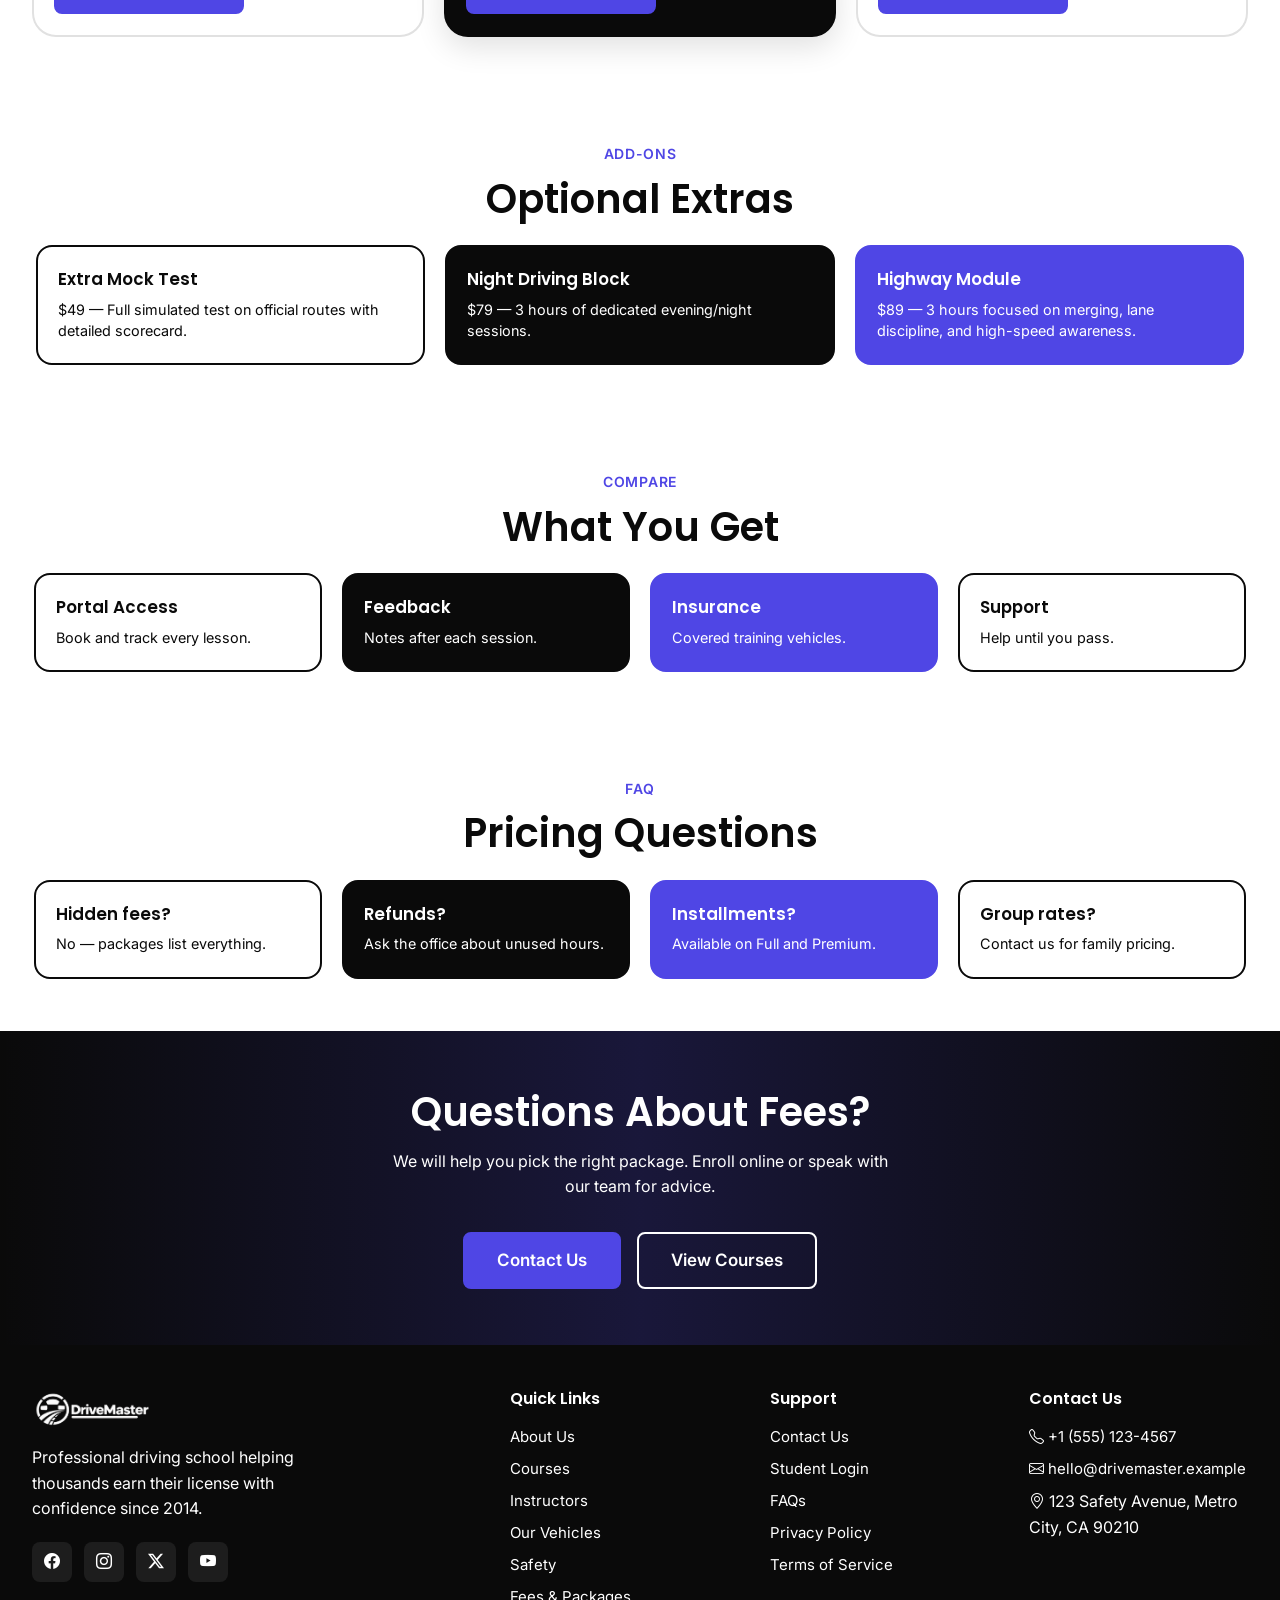
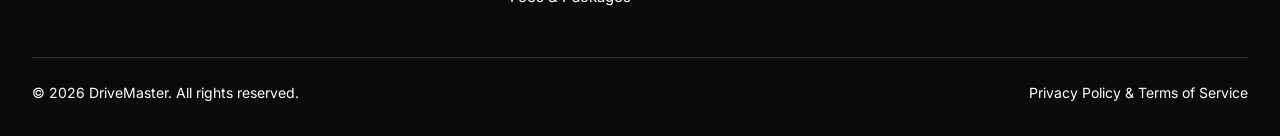
<file: fees.html>
<!DOCTYPE html>

<html data-theme="light" lang="en">
<head>
<link rel="icon" type="image/svg+xml" href="assets/images/favicon.svg">
<meta charset="utf-8"/>
<meta content="width=device-width, initial-scale=1.0" name="viewport"/>
<title>Fees &amp; Packages – Transparent Pricing | DriveMaster</title>
<meta content="Clear, transparent pricing for two-wheeler and four-wheeler driving courses. Package deals and pay-per-lesson options." name="description"/>
<link href="https://fonts.googleapis.com" rel="preconnect"/>
<link crossorigin="" href="https://fonts.gstatic.com" rel="preconnect"/>
<link href="https://fonts.googleapis.com/css2?family=Inter:wght@400;500;600;700&amp;family=Poppins:wght@600;700;800&amp;display=swap" rel="stylesheet"/>
<link href="https://cdn.jsdelivr.net/npm/bootstrap-icons@1.11.3/font/bootstrap-icons.min.css" rel="stylesheet"/>
<link href="assets/css/style.css" rel="stylesheet"/>
<link href="assets/css/dark-mode.css" rel="stylesheet"/>
<link href="assets/css/rtl.css" rel="stylesheet"/>
<link rel="stylesheet" href="assets/css/dm-enhancements.css">
</head>
<body class="fees-page">
<header class="header">
<div class="container header-inner">
<a class="logo" href="index.html"><img alt="DriveMaster" class="logo-img" src="assets/images/logo.png"/></a>
<nav class="nav">
<div class="nav-item-dropdown">
<a class="nav-link" href="index.html">Home <i class="bi bi-chevron-down" style="font-size:0.7rem;"></i></a>
<div class="nav-dropdown">
<a class="" href="index.html">Home 1 (Main)</a>
<a class="" href="index-night.html">Home 2 (Night)</a>
</div>
</div>
<a class="nav-link" href="about.html">About Us</a>
<a class="nav-link" href="courses.html">Courses</a>
<a class="nav-link" href="instructors.html">Instructors</a>
<a class="nav-link" href="vehicles.html">Vehicles</a><a class="nav-link" href="safety.html">Safety</a>
<a class="nav-link active" href="fees.html">Fees</a>
<a class="nav-link" href="contact.html">Contact Us</a>
<a class="nav-link" href="dashboard/index.html">Dashboard</a>
</nav>
<div class="header-actions">
<button type="button" class="dm-rtl-toggle" data-rtl-toggle aria-label="Switch to right-to-left layout" aria-pressed="false" title="Switch to RTL"><i class="bi bi-text-paragraph" aria-hidden="true"></i></button>
<button aria-label="Toggle dark mode" class="theme-toggle" data-theme-toggle=""><i class="bi bi-sun-fill icon-sun"></i><i class="bi bi-moon-fill icon-moon"></i></button>
<a class="btn btn-outline btn-sm header-login" href="login.html">Login</a>
<a class="btn btn-primary btn-sm" href="dashboard/index.html">Student Portal</a>
<button aria-label="Open menu" class="mobile-menu-btn" data-mobile-menu-open=""><i class="bi bi-list" style="font-size:1.5rem;"></i></button>
</div>
</div>
</header>
<div class="mobile-nav" data-mobile-nav="">
<div class="mobile-nav-header">
<a class="logo" href="index.html"><img alt="DriveMaster" class="logo-img" src="assets/images/logo-1.png"/></a>
<button class="btn btn-ghost btn-icon" data-mobile-menu-close=""><i class="bi bi-x-lg"></i></button>
</div>
<nav class="mobile-nav-links">
<a class="" href="index.html">Home</a>
<div class="mobile-nav-dropdown">
<a class="" href="index.html">Home 1 (Main)</a>
<a class="" href="index-night.html">Home 2 (Night)</a>
</div><a href="about.html">About Us</a><a href="courses.html">Courses</a>
<a href="instructors.html">Instructors</a><a href="vehicles.html">Vehicles</a><a class="" href="safety.html">Safety</a><a class="active" href="fees.html">Fees</a>
<a href="contact.html">Contact Us</a>
<a href="dashboard/index.html">Dashboard</a>
<a class="btn btn-outline mobile-login" href="login.html">Login</a><a class="btn btn-primary" href="dashboard/index.html" style="margin-top:1rem;">Student Portal</a>
</nav>
</div>
<main>
<section class="page-header">
<div class="container">
<h1>Fees &amp; Packages</h1>
<nav class="breadcrumb"><a href="index.html">Home</a><span>/</span><span>Fees</span></nav>
</div>
</section>
<section class="section review-pricing">
<div class="container">
<div class="section-header">
<span class="section-label">Transparent Pricing</span>
<h2 class="section-title">Choose the Plan That Fits You</h2>
<p class="section-desc">No hidden fees. All packages include portal access, progress tracking, and instructor feedback.</p>
</div>
<h3 style="margin-bottom:1.25rem;text-align:center;">Four-Wheeler Packages</h3>
<div class="pricing-grid" style="margin-bottom:2.5rem;">
<div class="pricing-card tone-white">
<h4>Starter</h4>
<div class="pricing-price">$299<span>/ package</span></div>
<p>10 hours · Ideal for refresher</p>
<ul class="pricing-features">
<li>10 hours practical</li>
<li>Portal access</li>
<li>Theory module</li>
<li>Progress tracking</li>
</ul>
<a class="btn btn-primary" href="contact.html">Get Started</a>
</div>
<div class="pricing-card tone-black featured">
<h4>Full Course</h4>
<div class="pricing-price">$699<span>/ package</span></div>
<p>25 hours · Most popular</p>
<ul class="pricing-features">
<li>25 hours practical</li>
<li>Theory module</li>
<li>Mock test included</li>
<li>Instructor feedback</li>
</ul>
<a class="btn btn-primary" href="contact.html">Get Started</a>
</div>
<div class="pricing-card tone-accent">
<h4>Premium</h4>
<div class="pricing-price">$999<span>/ package</span></div>
<p>40 hours · Complete mastery</p>
<ul class="pricing-features">
<li>40 hours practical</li>
<li>Highway &amp; night modules</li>
<li>Unlimited mock tests</li>
<li>Priority scheduling</li>
</ul>
<a class="btn btn-primary" href="contact.html">Get Started</a>
</div>
</div>
<h3 style="margin-bottom:1.25rem;text-align:center;">Two-Wheeler Packages</h3>
<div class="pricing-grid">
<div class="pricing-card tone-white">
<h4>Basic</h4>
<div class="pricing-price">$199<span>/ package</span></div>
<p>8 hours · Beginner friendly</p>
<ul class="pricing-features">
<li>8 hours practical</li>
<li>Helmet &amp; gear</li>
<li>Portal access</li>
</ul>
<a class="btn btn-primary" href="contact.html">Get Started</a>
</div>
<div class="pricing-card tone-black featured">
<h4>Complete</h4>
<div class="pricing-price">$349<span>/ package</span></div>
<p>15 hours · Test ready</p>
<ul class="pricing-features">
<li>15 hours practical</li>
<li>Theory + safety</li>
<li>Mock test</li>
</ul>
<a class="btn btn-primary" href="contact.html">Get Started</a>
</div>
<div class="pricing-card tone-accent">
<h4>Pay Per Lesson</h4>
<div class="pricing-price">$35<span>/ hour</span></div>
<p>Flexible · No package needed</p>
<ul class="pricing-features">
<li>Book any open slot</li>
<li>Same instructors</li>
<li>Portal tracking</li>
</ul>
<a class="btn btn-primary" href="contact.html">Get Started</a>
</div>
</div>
</div>
</section>
<section class="section bg-secondary review-addons">
<div class="container">
<div class="section-header">
<span class="section-label">Add-ons</span>
<h2 class="section-title">Optional Extras</h2>
</div>
<div class="features-grid fees-tones">
<div class="card tone-white">
<div class="card-body">
<h3>Extra Mock Test</h3>
<p>$49 — Full simulated test on official routes with detailed scorecard.</p>
</div>
</div>
<div class="card tone-black">
<div class="card-body">
<h3>Night Driving Block</h3>
<p>$79 — 3 hours of dedicated evening/night sessions.</p>
</div>
</div>
<div class="card tone-accent">
<div class="card-body">
<h3>Highway Module</h3>
<p>$89 — 3 hours focused on merging, lane discipline, and high-speed awareness.</p>
</div>
</div>
</div>
</div>
</section>
<section class="section review-benefits">
<div class="container">
<div class="section-header">
<span class="section-label">Compare</span>
<h2 class="section-title">What You Get</h2>
</div>
<div class="features-grid is-4 fees-tones">
<div class="card tone-white"><div class="card-body"><h3>Portal Access</h3><p>Book and track every lesson.</p></div></div>
<div class="card tone-black"><div class="card-body"><h3>Feedback</h3><p>Notes after each session.</p></div></div>
<div class="card tone-accent"><div class="card-body"><h3>Insurance</h3><p>Covered training vehicles.</p></div></div>
<div class="card tone-white"><div class="card-body"><h3>Support</h3><p>Help until you pass.</p></div></div>
</div>
</div>
</section>
<section class="section bg-secondary review-faq">
<div class="container">
<div class="section-header">
<span class="section-label">FAQ</span>
<h2 class="section-title">Pricing Questions</h2>
</div>
<div class="features-grid is-4 fees-tones">
<div class="card tone-white"><div class="card-body"><h3>Hidden fees?</h3><p>No — packages list everything.</p></div></div>
<div class="card tone-black"><div class="card-body"><h3>Refunds?</h3><p>Ask the office about unused hours.</p></div></div>
<div class="card tone-accent"><div class="card-body"><h3>Installments?</h3><p>Available on Full and Premium.</p></div></div>
<div class="card tone-white"><div class="card-body"><h3>Group rates?</h3><p>Contact us for family pricing.</p></div></div>
</div>
</div>
</section>
<section class="cta-section anim-fade-up review-final-cta">
<div class="container">
<h2>Questions About Fees?</h2>
<p>We will help you pick the right package. Enroll online or speak with our team for advice.</p>
<div style="display:flex;flex-wrap:wrap;gap:1rem;justify-content:center;">
<a class="btn btn-primary btn-lg" href="contact.html">Contact Us</a>
<a class="btn btn-outline btn-lg" href="courses.html">View Courses</a>
</div>
</div>
</section>
</main>
<footer class="footer">
<div class="container">
<div class="footer-grid">
<div class="footer-brand">
<a class="logo" href="index.html"><img alt="DriveMaster" class="logo-img" src="assets/images/logo-1.png"/></a>
<p class="footer-desc">Professional driving school helping thousands earn their license with confidence since 2014.</p>
<div class="footer-social">
<a aria-label="Facebook" href="#"><i class="bi bi-facebook"></i></a>
<a aria-label="Instagram" href="#"><i class="bi bi-instagram"></i></a>
<a aria-label="Twitter" href="#"><i class="bi bi-twitter-x"></i></a>
<a aria-label="YouTube" href="#"><i class="bi bi-youtube"></i></a>
</div>
</div>
<div>
<h4 class="footer-title">Quick Links</h4>
<nav class="footer-links">
<a href="about.html">About Us</a>
<a href="courses.html">Courses</a>
<a href="instructors.html">Instructors</a>
<a href="vehicles.html">Our Vehicles</a><a class="" href="safety.html">Safety</a>
<a href="fees.html">Fees &amp; Packages</a>
</nav>
</div>
<div>
<h4 class="footer-title">Support</h4>
<nav class="footer-links">
<a href="contact.html">Contact Us</a>
<a href="login.html">Student Login</a>
<a href="faq.html">FAQs</a>
<a href="privacy.html">Privacy Policy</a>
<a href="terms.html">Terms of Service</a>
</nav>
</div>
<div>
<h4 class="footer-title">Contact Us</h4>
<nav class="footer-links">
<a href="tel:+15551234567"><i class="bi bi-telephone"></i> +1 (555) 123-4567</a>
<a href="mailto:hello@drivemaster.example"><i class="bi bi-envelope"></i> hello@drivemaster.example</a>
<span><i class="bi bi-geo-alt"></i> 123 Safety Avenue, Metro City, CA 90210</span>
</nav>
</div>
</div>
<div class="footer-bottom">
<span>© 2026 DriveMaster. All rights reserved.</span>
<span>Privacy Policy &amp; Terms of Service</span>
</div>
</div>
</footer>
<script src="assets/js/main.js"></script>
<script src="assets/js/dm-enhancements.js"></script>
</body>
</html>
</file>
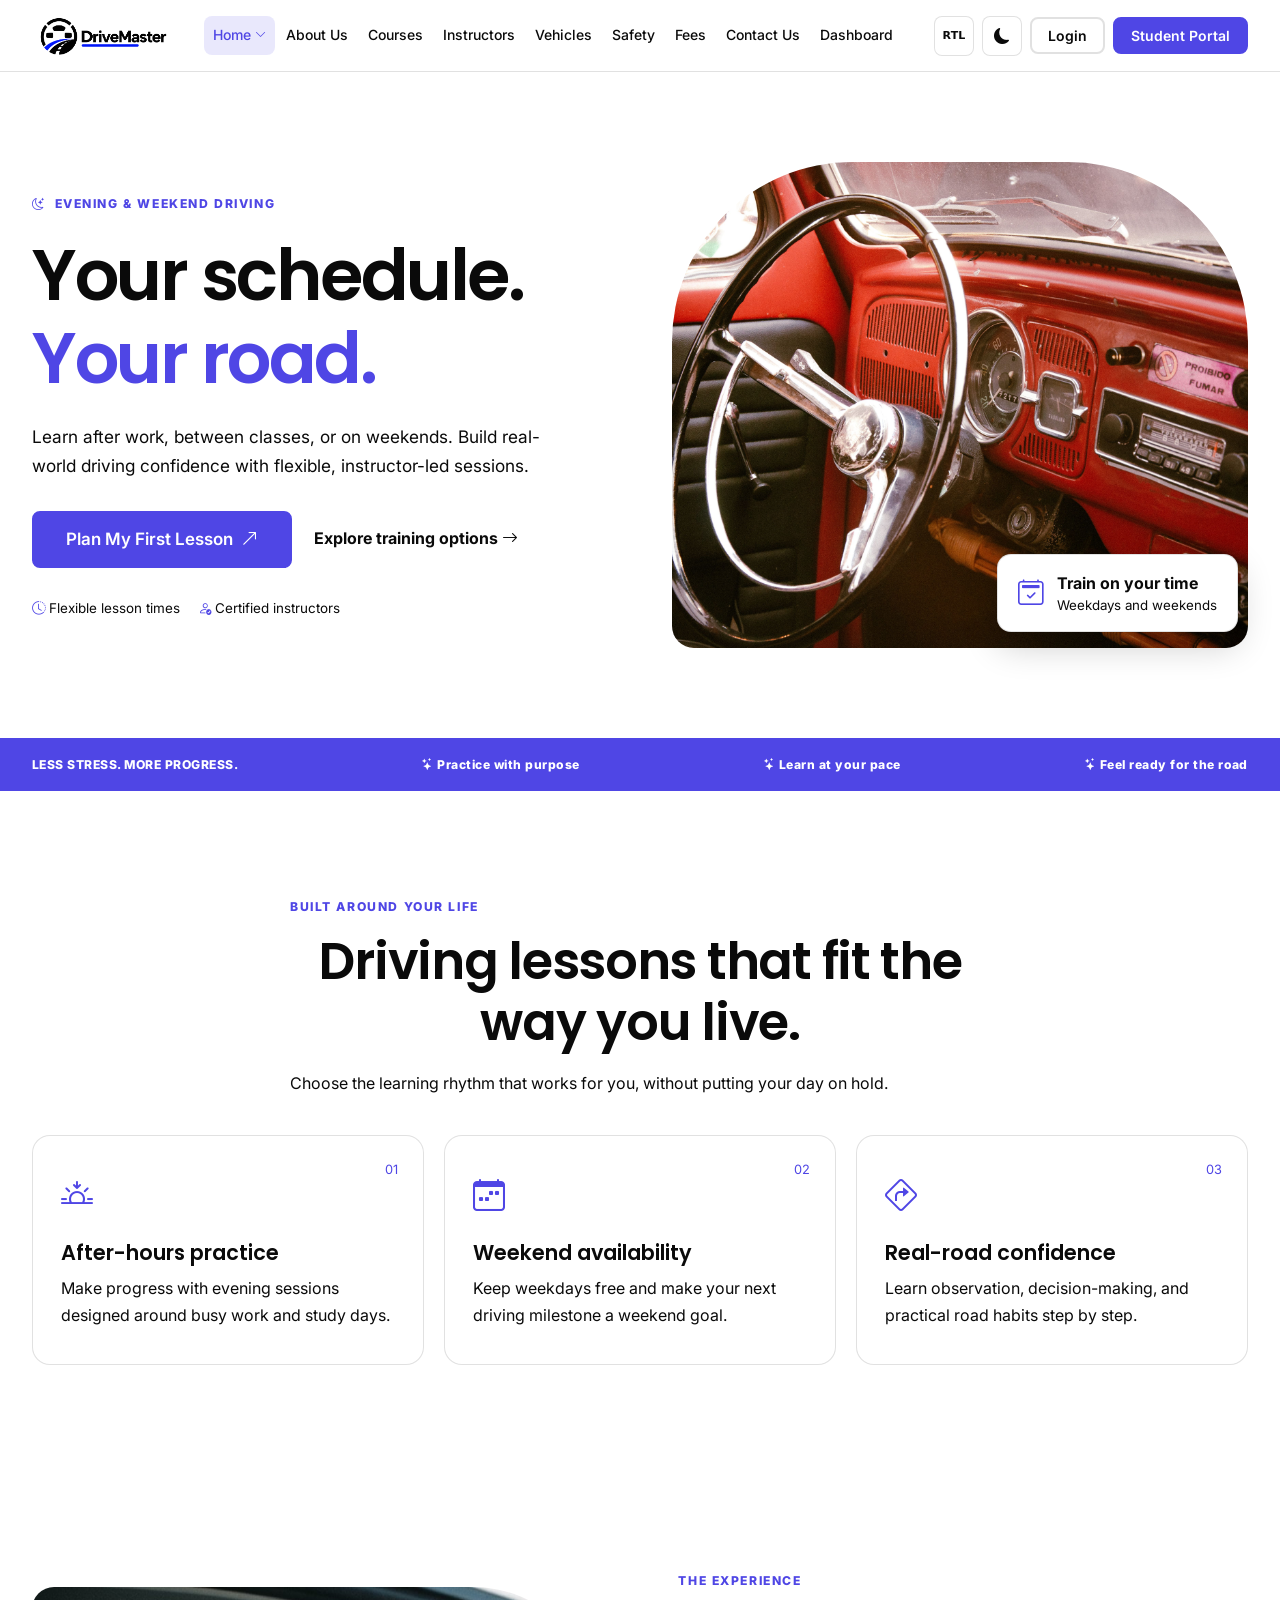
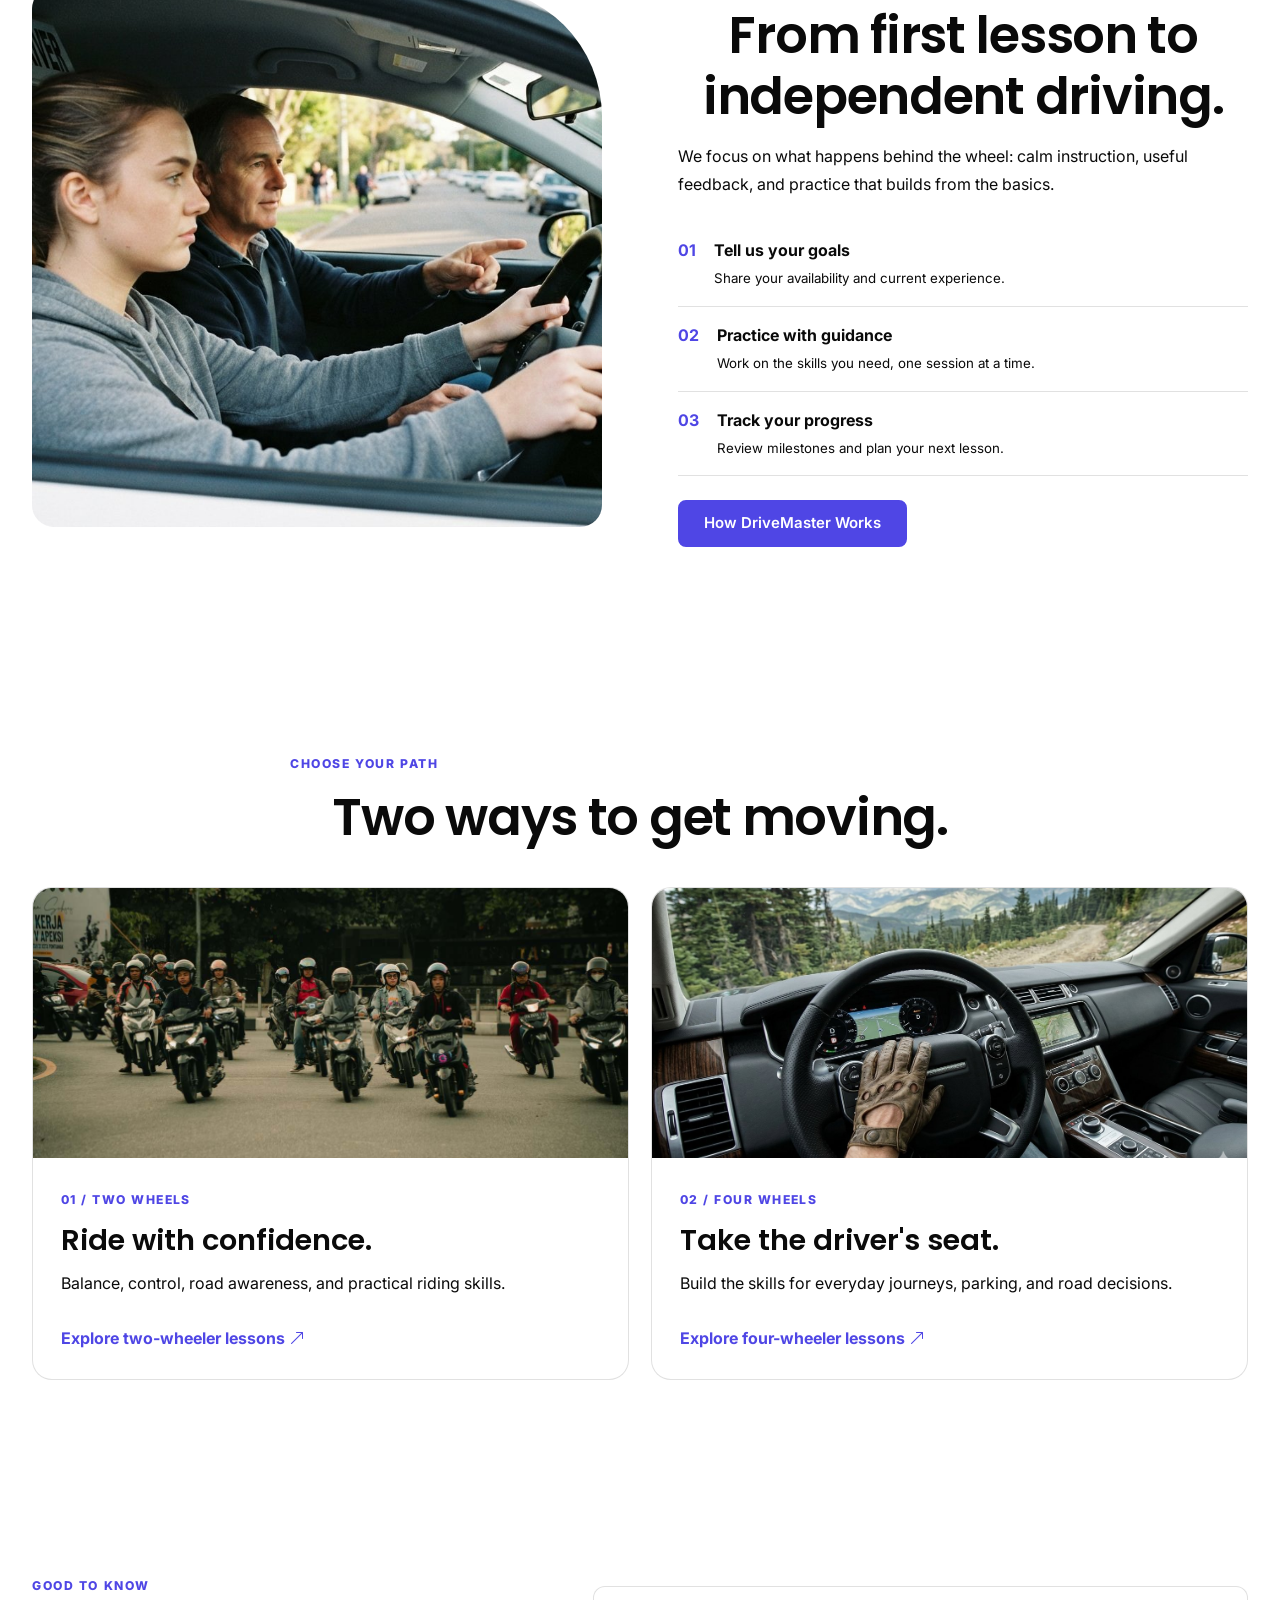
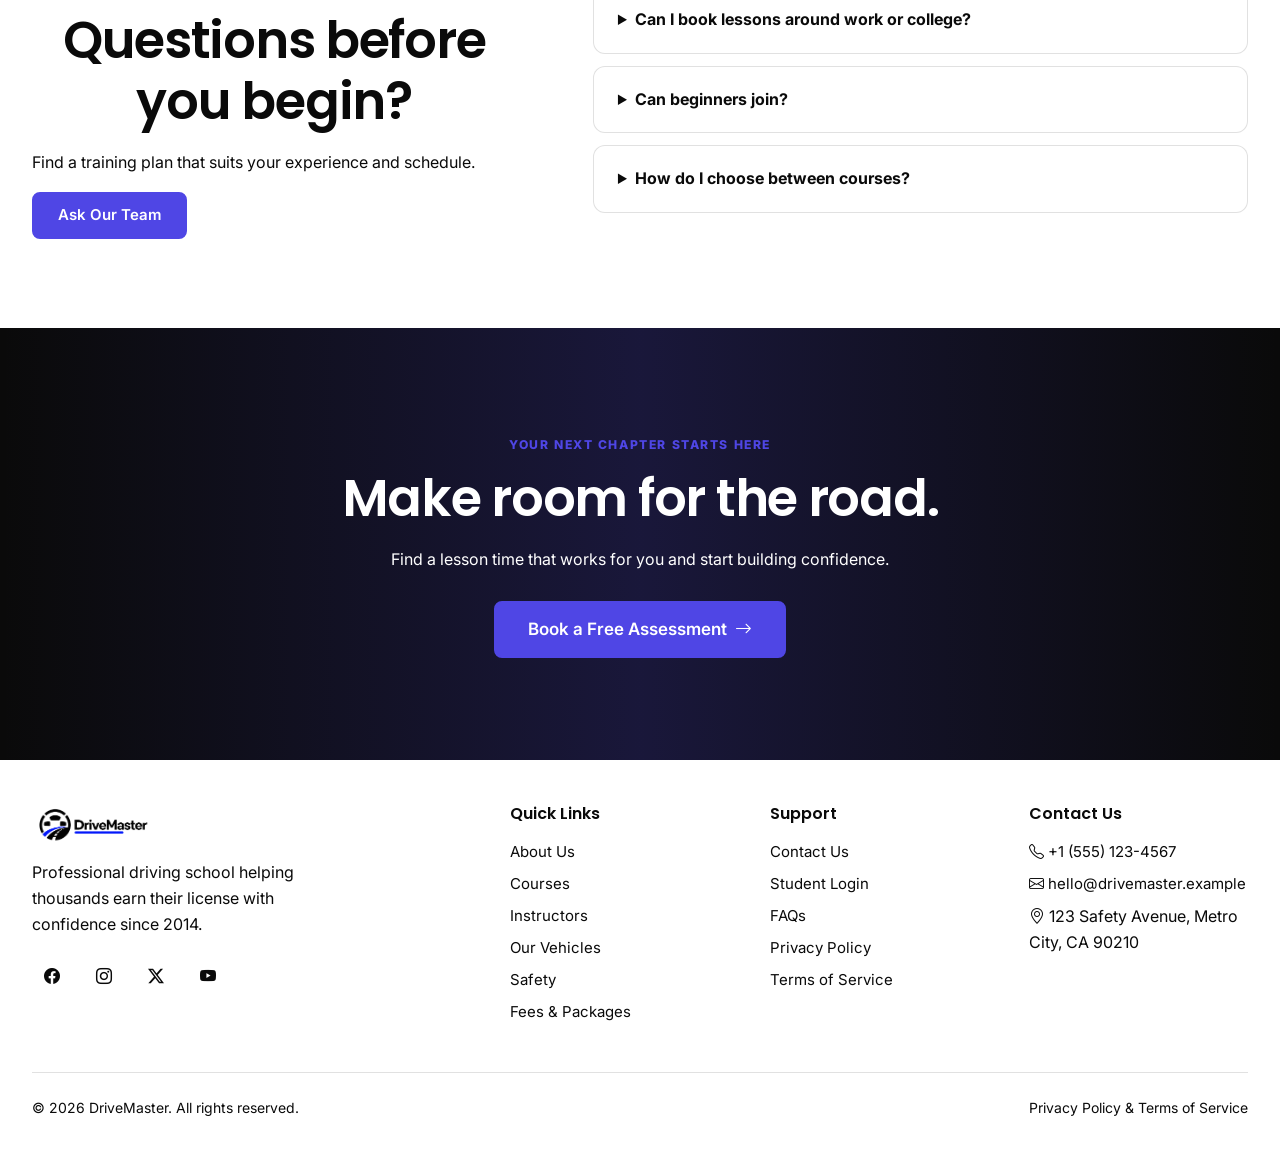
<file: index-night.html>
<!DOCTYPE html>

<html data-theme="light" lang="en">
<head><script>try{document.documentElement.setAttribute("data-theme",localStorage.getItem("drivemaster-theme")==="dark"?"dark":"light")}catch(e){document.documentElement.setAttribute("data-theme","light")}</script>
<link rel="icon" type="image/svg+xml" href="assets/images/favicon.svg">
<meta charset="utf-8"/>
<meta content="width=device-width, initial-scale=1.0" name="viewport"/>
<title>DriveMaster Night – Professional Driving School</title>
<meta content="Learn to drive with confidence. DriveMaster offers two-wheeler &amp; four-wheeler courses with certified instructors, high pass rates, and flexible lesson booking." name="description"/>
<meta content="driving school, learn to drive, license training, driving lessons, two-wheeler, four-wheeler" name="keywords"/>
<meta content="DriveMaster" name="author"/>
<link href="https://example.com/" rel="canonical"/>
<!-- Open Graph -->
<meta content="DriveMaster – Professional Driving School" property="og:title"/>
<meta content="High pass rates, certified instructors, flexible scheduling. Start your driving journey today." property="og:description"/>
<meta content="website" property="og:type"/>
<meta content="https://example.com/" property="og:url"/>
<!-- Fonts -->
<link href="https://fonts.googleapis.com" rel="preconnect"/>
<link crossorigin="" href="https://fonts.gstatic.com" rel="preconnect"/>
<link href="https://fonts.googleapis.com/css2?family=Inter:wght@400;500;600;700&amp;family=Poppins:wght@600;700;800&amp;display=swap" rel="stylesheet"/>
<!-- Icons -->
<link href="https://cdn.jsdelivr.net/npm/bootstrap-icons@1.11.3/font/bootstrap-icons.min.css" rel="stylesheet"/>
<!-- Styles -->
<link href="assets/css/style.css" rel="stylesheet"/>
<link href="assets/css/dark-mode.css" rel="stylesheet"/>
<link href="assets/css/rtl.css" rel="stylesheet"/>
<!-- Structured Data -->
<script type="application/ld+json">
  {
    "@context": "https://schema.org",
    "@type": "DrivingSchool",
    "name": "DriveMaster",
    "description": "Professional driving school offering two-wheeler and four-wheeler license training.",
    "url": "https://example.com",
    "telephone": "+1-555-123-4567",
    "address": {
      "@type": "PostalAddress",
      "streetAddress": "123 Safety Avenue",
      "addressLocality": "Metro City",
      "addressRegion": "CA",
      "postalCode": "90210",
      "addressCountry": "US"
    },
    "aggregateRating": {
      "@type": "AggregateRating",
      "ratingValue": "4.9",
      "reviewCount": "1280"
    }
  }
  </script>
<link rel="stylesheet" href="assets/css/dm-enhancements.css">
</head>
<body class="home-night">
<!-- Header -->
<header class="header">
<div class="container header-inner">
<a class="logo" href="index.html"><img alt="DriveMaster" class="logo-img" src="assets/images/logo.png"/></a>
<nav aria-label="Main navigation" class="nav">
<div class="nav-item-dropdown">
<a class="nav-link active" href="index-night.html">Home <i class="bi bi-chevron-down" style="font-size:0.7rem;"></i></a>
<div class="nav-dropdown">
<a class="" href="index.html">Home 1 (Main)</a>
<a class="active" href="index-night.html">Home 2 (Night)</a>
</div>
</div>
<a class="nav-link" href="about.html">About Us </a>
<a class="nav-link" href="courses.html">Courses</a>
<a class="nav-link" href="instructors.html">Instructors</a>
<a class="nav-link" href="vehicles.html">Vehicles</a><a class="nav-link" href="safety.html">Safety</a>
<a class="nav-link" href="fees.html">Fees</a>
<a class="nav-link" href="contact.html">Contact Us</a>
<a class="nav-link" href="dashboard/index.html">Dashboard</a>
</nav>
<div class="header-actions">
<button type="button" class="dm-rtl-toggle" data-rtl-toggle aria-label="Switch to right-to-left layout" aria-pressed="false" title="Switch to RTL"><i class="bi bi-text-paragraph" aria-hidden="true"></i></button>
<button aria-label="Toggle dark mode" class="theme-toggle" data-theme-toggle="">
<i class="bi bi-sun-fill icon-sun"></i>
<i class="bi bi-moon-fill icon-moon"></i>
</button>
<a class="btn btn-outline btn-sm header-login" href="login.html">Login</a>
<a class="btn btn-primary btn-sm" href="dashboard/index.html">Student Portal</a>
<button aria-label="Open menu" class="mobile-menu-btn" data-mobile-menu-open="">
<i class="bi bi-list" style="font-size:1.5rem;"></i>
</button>
</div>
</div>
</header>
<!-- Mobile Nav -->
<div class="mobile-nav" data-mobile-nav="">
<div class="mobile-nav-header">
<a class="logo" href="index.html"><img alt="DriveMaster" class="logo-img" src="assets/images/logo.png"/></a>
<button aria-label="Close menu" class="btn btn-ghost btn-icon" data-mobile-menu-close="">
<i class="bi bi-x-lg" style="font-size:1.25rem;"></i>
</button>
</div>
<nav class="mobile-nav-links">
<a class="active" href="index.html">Home</a>
<div class="mobile-nav-dropdown">
<a class="" href="index.html">Home 1 (Main)</a>
<a class="active" href="index-night.html">Home 2 (Night)</a>
</div>
<a href="about.html">About Us</a>
<a href="courses.html">Courses</a>
<a href="instructors.html">Instructors</a>
<a href="vehicles.html">Vehicles</a><a class="" href="safety.html">Safety</a>
<a href="fees.html">Fees</a>
<a href="contact.html">Contact Us</a>
<a href="dashboard/index.html">Dashboard</a>
<a class="btn btn-outline mobile-login" href="login.html">Login</a>
<a class="btn btn-primary" href="dashboard/index.html" style="margin-top:1rem;">Student Portal</a>
</nav>
</div>
<main class="night-v2">
<section class="n2-hero"><div class="container n2-hero-grid"><div class="n2-hero-copy"><span class="n2-eyebrow"><i class="bi bi-moon-stars"></i> EVENING & WEEKEND DRIVING</span><h1>Your schedule.<br><em>Your road.</em></h1><p>Learn after work, between classes, or on weekends. Build real-world driving confidence with flexible, instructor-led sessions.</p><div class="n2-actions"><a class="btn btn-primary btn-lg" href="contact.html">Plan My First Lesson <i class="bi bi-arrow-up-right"></i></a><a class="n2-text-link" href="courses.html">Explore training options <i class="bi bi-arrow-right"></i></a></div><div class="n2-proof"><span><i class="bi bi-clock-history"></i> Flexible lesson times</span><span><i class="bi bi-person-check"></i> Certified instructors</span></div></div><div class="n2-hero-visual"><img src="assets/images/home-night.jpg" alt="Driving training during the evening"><div class="n2-floating"><i class="bi bi-calendar2-check"></i><div><strong>Train on your time</strong><small>Weekdays and weekends</small></div></div></div></div></section>
<section class="n2-ticker"><div class="container n2-ticker-inner"><span>LESS STRESS. MORE PROGRESS.</span><span><i class="bi bi-stars"></i> Practice with purpose</span><span><i class="bi bi-stars"></i> Learn at your pace</span><span><i class="bi bi-stars"></i> Feel ready for the road</span></div></section>
<section class="n2-section"><div class="container"><div class="n2-heading"><span class="n2-kicker">BUILT AROUND YOUR LIFE</span><h2>Driving lessons that fit the way you live.</h2><p>Choose the learning rhythm that works for you, without putting your day on hold.</p></div><div class="n2-benefits"><article><span class="n2-number">01</span><i class="bi bi-sunset"></i><h3>After-hours practice</h3><p>Make progress with evening sessions designed around busy work and study days.</p></article><article><span class="n2-number">02</span><i class="bi bi-calendar-week"></i><h3>Weekend availability</h3><p>Keep weekdays free and make your next driving milestone a weekend goal.</p></article><article><span class="n2-number">03</span><i class="bi bi-sign-turn-right"></i><h3>Real-road confidence</h3><p>Learn observation, decision-making, and practical road habits step by step.</p></article></div></div></section>
<section class="n2-split"><div class="container n2-split-grid"><div class="n2-split-image"><img src="assets/images/instructor-lesson.jpeg" alt="Instructor guiding a learner in a vehicle"></div><div class="n2-split-copy"><span class="n2-kicker">THE EXPERIENCE</span><h2>From first lesson to independent driving.</h2><p>We focus on what happens behind the wheel: calm instruction, useful feedback, and practice that builds from the basics.</p><div class="n2-steps"><div><b>01</b><span><strong>Tell us your goals</strong><small>Share your availability and current experience.</small></span></div><div><b>02</b><span><strong>Practice with guidance</strong><small>Work on the skills you need, one session at a time.</small></span></div><div><b>03</b><span><strong>Track your progress</strong><small>Review milestones and plan your next lesson.</small></span></div></div><a class="btn btn-primary" href="about.html">How DriveMaster Works</a></div></div></section>
<section class="n2-section n2-paths"><div class="container"><div class="n2-heading"><span class="n2-kicker">CHOOSE YOUR PATH</span><h2>Two ways to get moving.</h2></div><div class="n2-path-grid"><article><img src="assets/images/course-two-wheeler.jpg" alt="Two-wheeler training"><div><span>01 / TWO WHEELS</span><h3>Ride with confidence.</h3><p>Balance, control, road awareness, and practical riding skills.</p><a href="courses.html">Explore two-wheeler lessons <i class="bi bi-arrow-up-right"></i></a></div></article><article><img src="assets/images/wheeler.jpeg" alt="Four-wheeler training"><div><span>02 / FOUR WHEELS</span><h3>Take the driver's seat.</h3><p>Build the skills for everyday journeys, parking, and road decisions.</p><a href="courses.html">Explore four-wheeler lessons <i class="bi bi-arrow-up-right"></i></a></div></article></div></div></section>
<section class="n2-faq"><div class="container n2-faq-grid"><div><span class="n2-kicker">GOOD TO KNOW</span><h2>Questions before you begin?</h2><p>Find a training plan that suits your experience and schedule.</p><a class="btn btn-primary" href="contact.html">Ask Our Team</a></div><div class="n2-faq-list"><details><summary>Can I book lessons around work or college?</summary><p>Contact our team with your preferred days and times to discuss available sessions.</p></details><details><summary>Can beginners join?</summary><p>Yes. Our training paths are designed to help learners build their skills progressively.</p></details><details><summary>How do I choose between courses?</summary><p>Explore the two-wheeler and four-wheeler options or ask us about your goals.</p></details></div></div></section>
<section class="n2-final"><div class="container"><span class="n2-kicker">YOUR NEXT CHAPTER STARTS HERE</span><h2>Make room for the road.</h2><p>Find a lesson time that works for you and start building confidence.</p><a class="btn btn-primary btn-lg" href="contact.html">Book a Free Assessment <i class="bi bi-arrow-right"></i></a></div></section>
</main>
<!-- Footer -->
<footer class="footer">
<div class="container">
<div class="footer-grid">
<div class="footer-brand">
<a class="logo" href="index.html"><img alt="DriveMaster" class="logo-img" src="assets/images/logo.png"/></a>
<p class="footer-desc">Professional driving school helping thousands earn their license with confidence since 2014.</p>
<div class="footer-social">
<a aria-label="Facebook" href="#"><i class="bi bi-facebook"></i></a>
<a aria-label="Instagram" href="#"><i class="bi bi-instagram"></i></a>
<a aria-label="Twitter" href="#"><i class="bi bi-twitter-x"></i></a>
<a aria-label="YouTube" href="#"><i class="bi bi-youtube"></i></a>
</div>
</div>
<div>
<h4 class="footer-title">Quick Links</h4>
<nav class="footer-links">
<a href="about.html">About Us</a>
<a href="courses.html">Courses</a>
<a href="instructors.html">Instructors</a>
<a href="vehicles.html">Our Vehicles</a><a class="" href="safety.html">Safety</a>
<a href="fees.html">Fees &amp; Packages</a>
</nav>
</div>
<div>
<h4 class="footer-title">Support</h4>
<nav class="footer-links">
<a href="contact.html">Contact Us</a>
<a href="login.html">Student Login</a>
<a href="faq.html">FAQs</a>
<a href="privacy.html">Privacy Policy</a>
<a href="terms.html">Terms of Service</a>
</nav>
</div>
<div>
<h4 class="footer-title">Contact Us</h4>
<nav class="footer-links">
<a href="tel:+15551234567"><i class="bi bi-telephone"></i> +1 (555) 123-4567</a>
<a href="mailto:hello@drivemaster.example"><i class="bi bi-envelope"></i> hello@drivemaster.example</a>
<span><i class="bi bi-geo-alt"></i> 123 Safety Avenue, Metro City, CA 90210</span>
</nav>
</div>
</div>
<div class="footer-bottom">
<span>© 2026 DriveMaster. All rights reserved.</span>
<span>Privacy Policy &amp; Terms of Service</span>
</div>
</div>
</footer>
<script src="assets/js/main.js"></script>
<script src="assets/js/dm-enhancements.js"></script>
<script>
(function(){
 const root=document.querySelector('.night-v2');
 if(!root || !('IntersectionObserver' in window) || window.matchMedia('(prefers-reduced-motion: reduce)').matches)return;
 const targets=root.querySelectorAll('.n2-heading,.n2-benefits article,.n2-split-image,.n2-split-copy,.n2-path-grid article,.n2-faq-grid>div,.n2-final .container');
 const io=new IntersectionObserver(entries=>entries.forEach(e=>{if(e.isIntersecting){e.target.classList.add('n2-visible');io.unobserve(e.target)}}),{threshold:0.08,rootMargin:'0px 0px -20px 0px'});
 targets.forEach(el=>{el.classList.add('n2-reveal');io.observe(el)});
 root.classList.add('n2-motion-ready');
})();
</script>
</body>
</html>
</file>
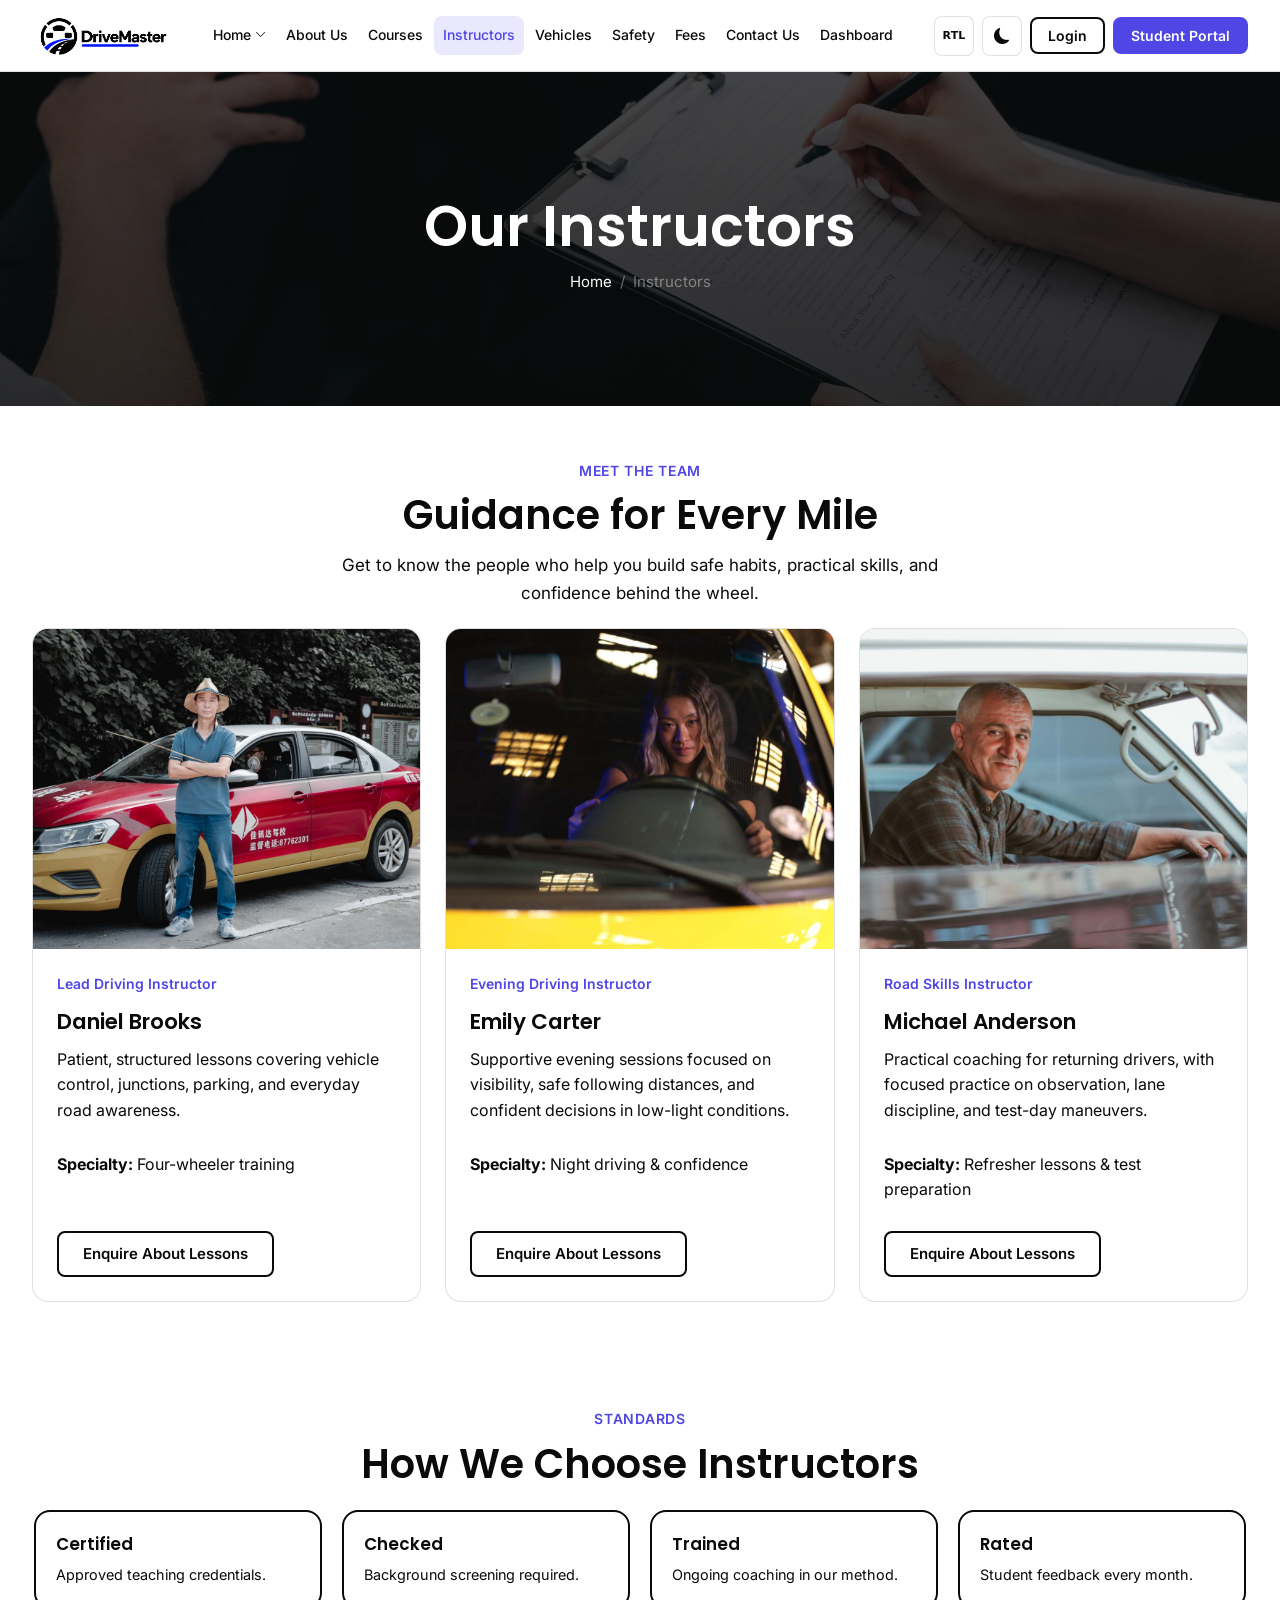
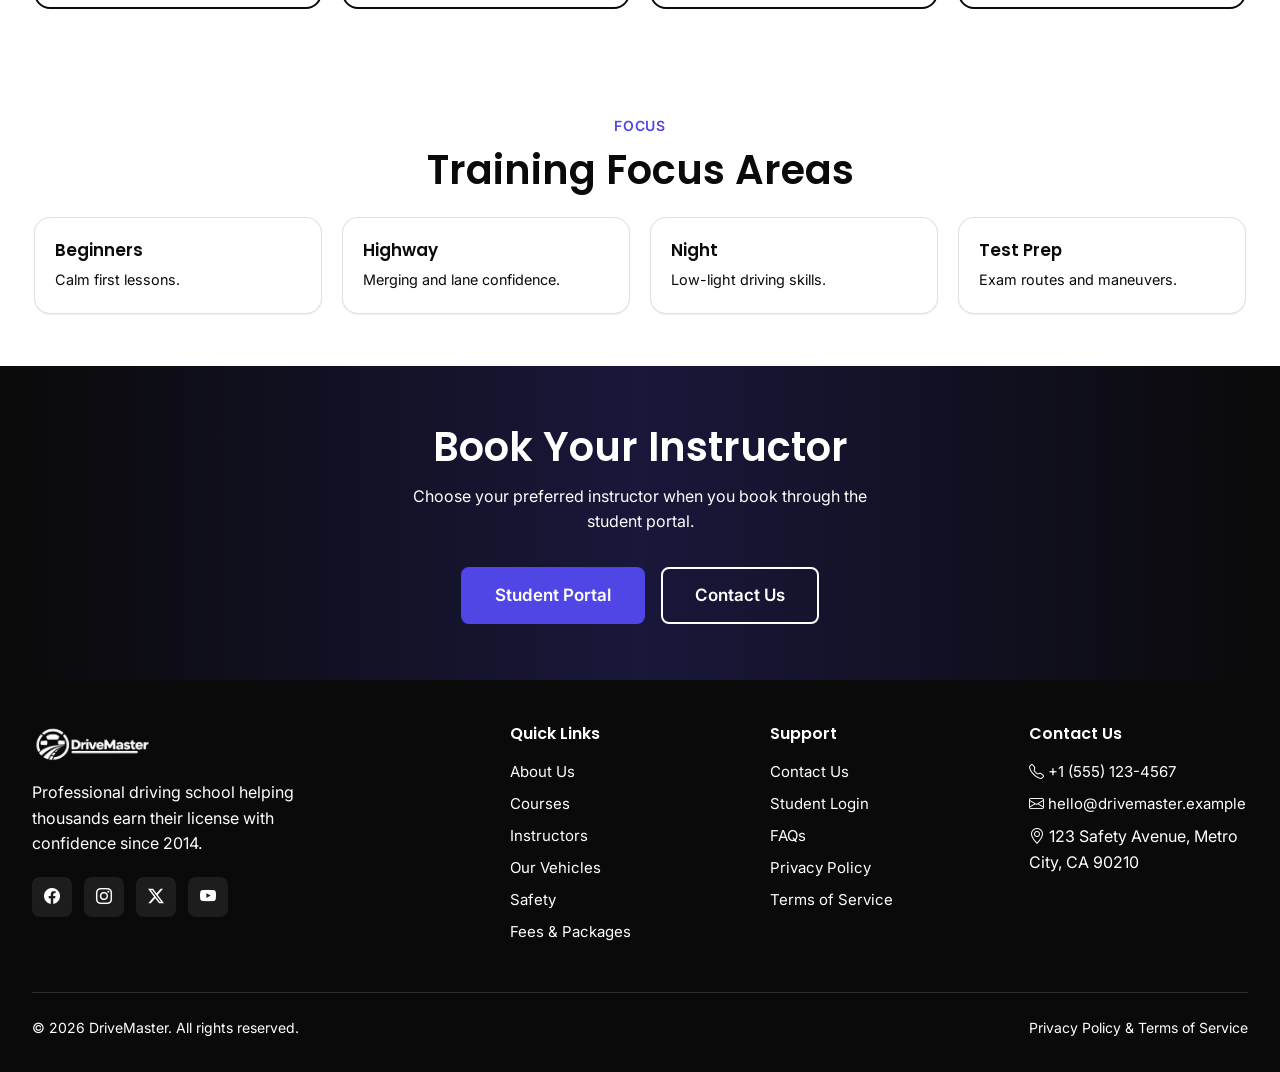
<file: instructors.html>
<!DOCTYPE html>

<html data-theme="light" lang="en">
<head>
<link href="assets/images/favicon.svg" rel="icon" type="image/svg+xml"/>
<meta charset="utf-8"/>
<meta content="width=device-width, initial-scale=1.0" name="viewport"/>
<title>Our Instructors – Certified Driving Teachers | DriveMaster</title>
<meta content="Meet DriveMaster's certified instructors. Experienced, patient, and specialized in two-wheeler and four-wheeler training." name="description"/>
<link href="https://fonts.googleapis.com" rel="preconnect">
<link crossorigin="" href="https://fonts.gstatic.com" rel="preconnect"/>
<link href="https://fonts.googleapis.com/css2?family=Inter:wght@400;500;600;700&amp;family=Poppins:wght@600;700;800&amp;display=swap" rel="stylesheet"/>
<link href="https://cdn.jsdelivr.net/npm/bootstrap-icons@1.11.3/font/bootstrap-icons.min.css" rel="stylesheet"/>
<link href="assets/css/style.css" rel="stylesheet"/>
<link href="assets/css/dark-mode.css" rel="stylesheet"/>
<link href="assets/css/rtl.css" rel="stylesheet"/>
<link href="assets/css/dm-enhancements.css" rel="stylesheet"/>
</link></head>
<body class="instructors-page">
<header class="header">
<div class="container header-inner">
<a class="logo" href="index.html"><img alt="DriveMaster" class="logo-img" src="assets/images/logo.png"/></a>
<nav class="nav">
<div class="nav-item-dropdown">
<a class="nav-link" href="index.html">Home <i class="bi bi-chevron-down" style="font-size:0.7rem;"></i></a>
<div class="nav-dropdown">
<a class="" href="index.html">Home 1 (Main)</a>
<a class="" href="index-night.html">Home 2 (Night)</a>
</div>
</div>
<a class="nav-link" href="about.html">About Us</a>
<a class="nav-link" href="courses.html">Courses</a>
<a class="nav-link active" href="instructors.html">Instructors</a>
<a class="nav-link" href="vehicles.html">Vehicles</a><a class="nav-link" href="safety.html">Safety</a>
<a class="nav-link" href="fees.html">Fees</a>
<a class="nav-link" href="contact.html">Contact Us</a>
<a class="nav-link" href="dashboard/index.html">Dashboard</a>
</nav>
<div class="header-actions">
<button aria-label="Switch to right-to-left layout" aria-pressed="false" class="dm-rtl-toggle" data-rtl-toggle="" title="Switch to RTL" type="button"><i aria-hidden="true" class="bi bi-text-paragraph"></i></button>
<button aria-label="Toggle dark mode" class="theme-toggle" data-theme-toggle=""><i class="bi bi-sun-fill icon-sun"></i><i class="bi bi-moon-fill icon-moon"></i></button>
<a class="btn btn-outline btn-sm header-login" href="login.html">Login</a>
<a class="btn btn-primary btn-sm" href="dashboard/index.html">Student Portal</a>
<button aria-label="Open menu" class="mobile-menu-btn" data-mobile-menu-open=""><i class="bi bi-list" style="font-size:1.5rem;"></i></button>
</div>
</div>
</header>
<div class="mobile-nav" data-mobile-nav="">
<div class="mobile-nav-header">
<a class="logo" href="index.html"><img alt="DriveMaster" class="logo-img" src="assets/images/logo.png"/></a>
<button class="btn btn-ghost btn-icon" data-mobile-menu-close=""><i class="bi bi-x-lg"></i></button>
</div>
<nav class="mobile-nav-links">
<a class="" href="index.html">Home</a>
<div class="mobile-nav-dropdown">
<a class="" href="index.html">Home 1 (Main)</a>
<a class="" href="index-night.html">Home 2 (Night)</a>
</div><a href="about.html">About</a><a href="courses.html">Courses</a>
<a class="active" href="instructors.html">Instructors</a><a href="vehicles.html">Vehicles</a><a class="" href="safety.html">Safety</a><a href="fees.html">Fees</a>
<a href="contact.html">Contact</a>
<a href="dashboard/index.html">Dashboard</a>
<a class="btn btn-outline mobile-login" href="login.html">Login</a><a class="btn btn-primary" href="dashboard/index.html" style="margin-top:1rem;">Student Portal</a>
</nav>
</div>
<main>
<section class="page-header">
<div class="container">
<h1>Our Instructors</h1>
<nav class="breadcrumb"><a href="index.html">Home</a><span>/</span><span>Instructors</span></nav>
</div>
</section>


<section class="section dm-instructors" aria-labelledby="instructor-team-heading">
<div class="container"><div class="section-header"><span class="section-label">Meet the Team</span><h2 class="section-title" id="instructor-team-heading">Guidance for Every Mile</h2><p class="section-desc">Get to know the people who help you build safe habits, practical skills, and confidence behind the wheel.</p></div>
<div class="dm-instructor-grid"><article class="dm-instructor-card">
<img src="assets/images/instructor-2.jpg" alt="Daniel Brooks, Lead Driving Instructor" loading="lazy" width="600" height="720"/>
<div class="dm-instructor-body"><span class="dm-instructor-role">Lead Driving Instructor</span><h3>Daniel Brooks</h3><p>Patient, structured lessons covering vehicle control, junctions, parking, and everyday road awareness.</p><p class="dm-instructor-focus"><strong>Specialty:</strong> Four-wheeler training</p><a class="btn btn-outline" href="contact.html">Enquire About Lessons</a></div>
</article>
<article class="dm-instructor-card">
<img src="assets/images/instructor-5.jpg" alt="Emily Carter, Evening Driving Instructor" loading="lazy" width="600" height="720"/>
<div class="dm-instructor-body"><span class="dm-instructor-role">Evening Driving Instructor</span><h3>Emily Carter</h3><p>Supportive evening sessions focused on visibility, safe following distances, and confident decisions in low-light conditions.</p><p class="dm-instructor-focus"><strong>Specialty:</strong> Night driving & confidence</p><a class="btn btn-outline" href="contact.html">Enquire About Lessons</a></div>
</article>
<article class="dm-instructor-card">
<img src="assets/images/instructor-6.jpg" alt="Michael Anderson, Road Skills Instructor" loading="lazy" width="600" height="720"/>
<div class="dm-instructor-body"><span class="dm-instructor-role">Road Skills Instructor</span><h3>Michael Anderson</h3><p>Practical coaching for returning drivers, with focused practice on observation, lane discipline, and test-day maneuvers.</p><p class="dm-instructor-focus"><strong>Specialty:</strong> Refresher lessons & test preparation</p><a class="btn btn-outline" href="contact.html">Enquire About Lessons</a></div>
</article></div></div></section>
<section class="section bg-secondary">
<div class="container">
<div class="section-header"><span class="section-label">Standards</span><h2 class="section-title">How We Choose Instructors</h2></div>
<div class="features-grid is-4 section-cards-border">
<div class="card"><div class="card-body"><h3>Certified</h3><p>Approved teaching credentials.</p></div></div>
<div class="card"><div class="card-body"><h3>Checked</h3><p>Background screening required.</p></div></div>
<div class="card"><div class="card-body"><h3>Trained</h3><p>Ongoing coaching in our method.</p></div></div>
<div class="card"><div class="card-body"><h3>Rated</h3><p>Student feedback every month.</p></div></div>
</div>
</div>
</section><section class="section">
<div class="container">
<div class="section-header"><span class="section-label">Focus</span><h2 class="section-title">Training Focus Areas</h2></div>
<div class="features-grid is-4 section-cards-soft">
<div class="card"><div class="card-body"><h3>Beginners</h3><p>Calm first lessons.</p></div></div>
<div class="card"><div class="card-body"><h3>Highway</h3><p>Merging and lane confidence.</p></div></div>
<div class="card"><div class="card-body"><h3>Night</h3><p>Low-light driving skills.</p></div></div>
<div class="card"><div class="card-body"><h3>Test Prep</h3><p>Exam routes and maneuvers.</p></div></div>
</div>
</div>
</section><section class="cta-section anim-fade-up">
<div class="container">
<h2>Book Your Instructor</h2>
<p>Choose your preferred instructor when you book through the student portal.</p>
<div style="display:flex;flex-wrap:wrap;gap:1rem;justify-content:center;">
<a class="btn btn-primary btn-lg" href="dashboard/index.html">Student Portal</a>
<a class="btn btn-outline btn-lg" href="contact.html">Contact Us</a>
</div>
</div>
</section></main>
<!-- Footer -->



<footer class="footer">
<div class="container">
<div class="footer-grid">
<div class="footer-brand">
<a class="logo" href="index.html"><img alt="DriveMaster" class="logo-img" src="assets/images/logo-1.png"/></a>
<p class="footer-desc">Professional driving school helping thousands earn their license with confidence since 2014.</p>
<div class="footer-social">
<a aria-label="Facebook" href="#"><i class="bi bi-facebook"></i></a>
<a aria-label="Instagram" href="#"><i class="bi bi-instagram"></i></a>
<a aria-label="Twitter" href="#"><i class="bi bi-twitter-x"></i></a>
<a aria-label="YouTube" href="#"><i class="bi bi-youtube"></i></a>
</div>
</div>
<div>
<h4 class="footer-title">Quick Links</h4>
<nav class="footer-links">
<a href="about.html">About Us</a>
<a href="courses.html">Courses</a>
<a href="instructors.html">Instructors</a>
<a href="vehicles.html">Our Vehicles</a><a class="" href="safety.html">Safety</a>
<a href="fees.html">Fees &amp; Packages</a>
</nav>
</div>
<div>
<h4 class="footer-title">Support</h4>
<nav class="footer-links">
<a href="contact.html">Contact Us</a>
<a href="login.html">Student Login</a>
<a href="faq.html">FAQs</a>
<a href="privacy.html">Privacy Policy</a>
<a href="terms.html">Terms of Service</a>
</nav>
</div>
<div>
<h4 class="footer-title">Contact Us</h4>
<nav class="footer-links">
<a href="tel:+15551234567"><i class="bi bi-telephone"></i> +1 (555) 123-4567</a>
<a href="mailto:hello@drivemaster.example"><i class="bi bi-envelope"></i> hello@drivemaster.example</a>
<span><i class="bi bi-geo-alt"></i> 123 Safety Avenue, Metro City, CA 90210</span>
</nav>
</div>
</div>
<div class="footer-bottom">
<span>© 2026 DriveMaster. All rights reserved.</span>
<span>Privacy Policy &amp; Terms of Service</span>
</div>
</div>
</footer>
<script src="assets/js/main.js"></script>
<script src="assets/js/dm-enhancements.js"></script>
</body>
</html>
</file>
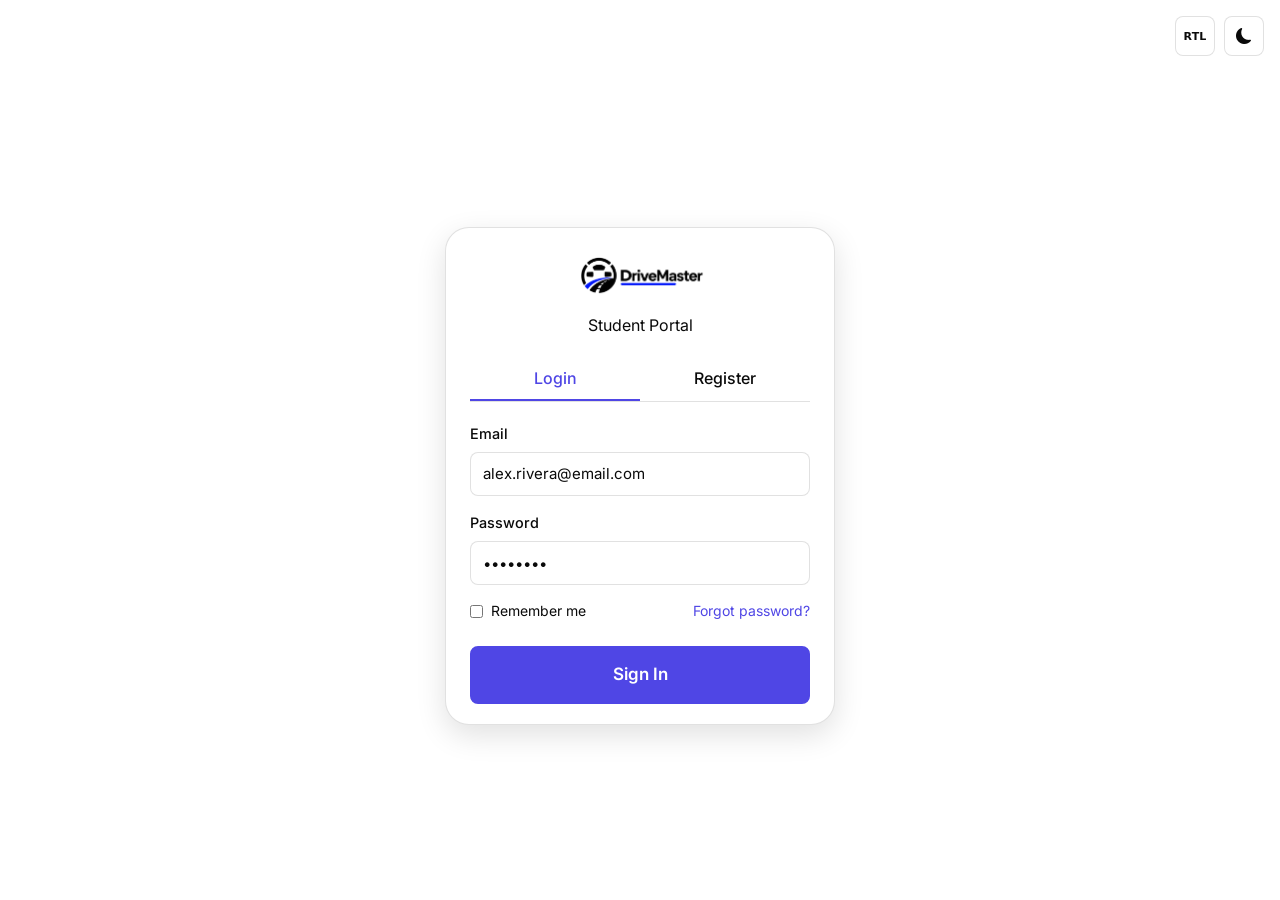
<file: login.html>
<!DOCTYPE html>

<html data-theme="light" lang="en" dir="ltr">
<head><script>try{document.documentElement.dir=localStorage.getItem('drivemaster-direction')==='rtl'?'rtl':'ltr'}catch(e){document.documentElement.dir='ltr'}</script>
<link rel="icon" type="image/svg+xml" href="assets/images/favicon.svg">
<meta charset="utf-8"/>
<meta content="width=device-width, initial-scale=1.0" name="viewport"/>
<title>Student Login / Register – DriveMaster Portal</title>
<meta content="Log in to your DriveMaster student portal to book lessons, track hours, and view instructor feedback." name="description"/>
<link href="https://fonts.googleapis.com" rel="preconnect"/>
<link crossorigin="" href="https://fonts.gstatic.com" rel="preconnect"/>
<link href="https://fonts.googleapis.com/css2?family=Inter:wght@400;500;600;700&amp;family=Poppins:wght@600;700;800&amp;display=swap" rel="stylesheet"/>
<link href="https://cdn.jsdelivr.net/npm/bootstrap-icons@1.11.3/font/bootstrap-icons.min.css" rel="stylesheet"/>
<link href="assets/css/style.css" rel="stylesheet"/>
<link href="assets/css/dark-mode.css" rel="stylesheet"/>
<link href="assets/css/rtl.css" rel="stylesheet"/>
<link rel="stylesheet" href="assets/css/dm-enhancements.css">
</head>
<body>
<div class="auth-page">
<div class="auth-display-controls" role="group" aria-label="Display settings">
<button type="button" class="dm-rtl-toggle" data-rtl-toggle aria-label="Switch to right-to-left layout" aria-pressed="false" title="Switch to RTL"><i class="bi bi-text-paragraph" aria-hidden="true"></i></button>
<button aria-label="Toggle dark mode" class="theme-toggle" data-theme-toggle="">
<i class="bi bi-sun-fill icon-sun"></i>
<i class="bi bi-moon-fill icon-moon"></i>
</button>
</div>
<div class="auth-card">
<div class="auth-header">
<a class="logo" href="index.html"><img alt="DriveMaster" class="logo-img" src="assets/images/logo.png"/></a>
<p style="color:var(--text-muted);margin:0;">Student Portal</p>
</div>
<div class="auth-tabs" role="tablist">
<button aria-selected="true" class="auth-tab active" data-auth-tab="login" role="tab" type="button">Login</button>
<button aria-selected="false" class="auth-tab" data-auth-tab="register" role="tab" type="button">Register</button>
</div>
<!-- Login Form -->
<form action="dashboard/index.html" id="login-form" method="GET">
<div class="form-group">
<label class="form-label" for="login-email">Email</label>
<input class="form-input" id="login-email" name="email" placeholder="you@email.com" required="" type="email" value="alex.rivera@email.com"/>
<div class="form-error"></div>
</div>
<div class="form-group">
<label class="form-label" for="login-password">Password</label>
<input class="form-input" id="login-password" minlength="6" name="password" placeholder="••••••••" required="" type="password" value="demo1234"/>
<div class="form-error"></div>
</div>
<div style="display:flex;justify-content:space-between;align-items:center;margin-bottom:1.5rem;font-size:0.875rem;">
<label style="display:flex;align-items:center;gap:0.5rem;cursor:pointer;">
<input name="remember" type="checkbox"/> Remember me
          </label>
<a href="#">Forgot password?</a>
</div>
<button class="btn btn-primary w-full btn-lg" type="submit">Sign In</button>

</form>
<!-- Register Form (hidden by default) -->
<form action="#" id="register-form" method="POST" style="display:none;">
<div class="form-group">
<label class="form-label" for="reg-name">Full Name</label>
<input class="form-input" id="reg-name" name="name" placeholder="Your full name" required="" type="text"/>
<div class="form-error"></div>
</div>
<div class="form-group">
<label class="form-label" for="reg-email">Email</label>
<input class="form-input" id="reg-email" name="email" placeholder="you@email.com" required="" type="email"/>
<div class="form-error"></div>
</div>
<div class="form-group">
<label class="form-label" for="reg-phone">Phone</label>
<input class="form-input" id="reg-phone" name="phone" placeholder="+1 (555) 000-0000" type="tel"/>
</div>
<div class="form-group">
<label class="form-label" for="reg-password">Password</label>
<input class="form-input" id="reg-password" minlength="6" name="password" placeholder="Min. 6 characters" required="" type="password"/>
<div class="form-error"></div>
</div>
<div class="form-group">
<label class="form-label" for="reg-course">Interested Course</label>
<select class="form-select" id="reg-course" name="course">
<option value="">Select...</option>
<option>Four-Wheeler</option>
<option>Two-Wheeler</option>
<option>Not sure yet</option>
</select>
</div>
<button class="btn btn-primary w-full btn-lg" type="submit">Create Account</button>
<div id="register-success" style="display:none;margin-top:1rem;padding:1rem;background:var(--accent-soft);color:var(--accent);border-radius:var(--radius);text-align:center;font-size:0.875rem;">
          Account created! Redirecting to dashboard...
        </div>
</form>


</div>
</div>
<script src="assets/js/main.js"></script>
<script>
    // Tab switch: Login / Register
    document.querySelectorAll('[data-auth-tab]').forEach(tab => {
      tab.addEventListener('click', () => {
        document.querySelectorAll('[data-auth-tab]').forEach(t => {
          t.classList.remove('active');
          t.setAttribute('aria-selected', 'false');
        });
        tab.classList.add('active');
        tab.setAttribute('aria-selected', 'true');
        const isLogin = tab.dataset.authTab === 'login';
        document.getElementById('login-form').style.display = isLogin ? 'block' : 'none';
        document.getElementById('register-form').style.display = isLogin ? 'none' : 'block';
      });
    });

    // Login → always go to dashboard (demo: no real auth)
    document.getElementById('login-form').addEventListener('submit', function (e) {
      e.preventDefault();
      const email = document.getElementById('login-email').value.trim();
      const password = document.getElementById('login-password').value;
      if (!email || !password) {
        alert('Please enter email and password.');
        return;
      }
      // Demo: any credentials work → redirect to student dashboard
      window.location.href = 'dashboard/index.html';
    });

    // Register → show success then go to dashboard
    document.getElementById('register-form').addEventListener('submit', function (e) {
      e.preventDefault();
      const name = document.getElementById('reg-name').value.trim();
      const email = document.getElementById('reg-email').value.trim();
      const password = document.getElementById('reg-password').value;
      if (!name || !email || !password || password.length < 6) {
        alert('Please fill all required fields (password min 6 characters).');
        return;
      }
      const success = document.getElementById('register-success');
      if (success) success.style.display = 'block';
      setTimeout(function () {
        window.location.href = 'dashboard/index.html';
      }, 1200);
    });
  </script>
<script src="assets/js/dm-enhancements.js"></script>
</body>
</html>
</file>
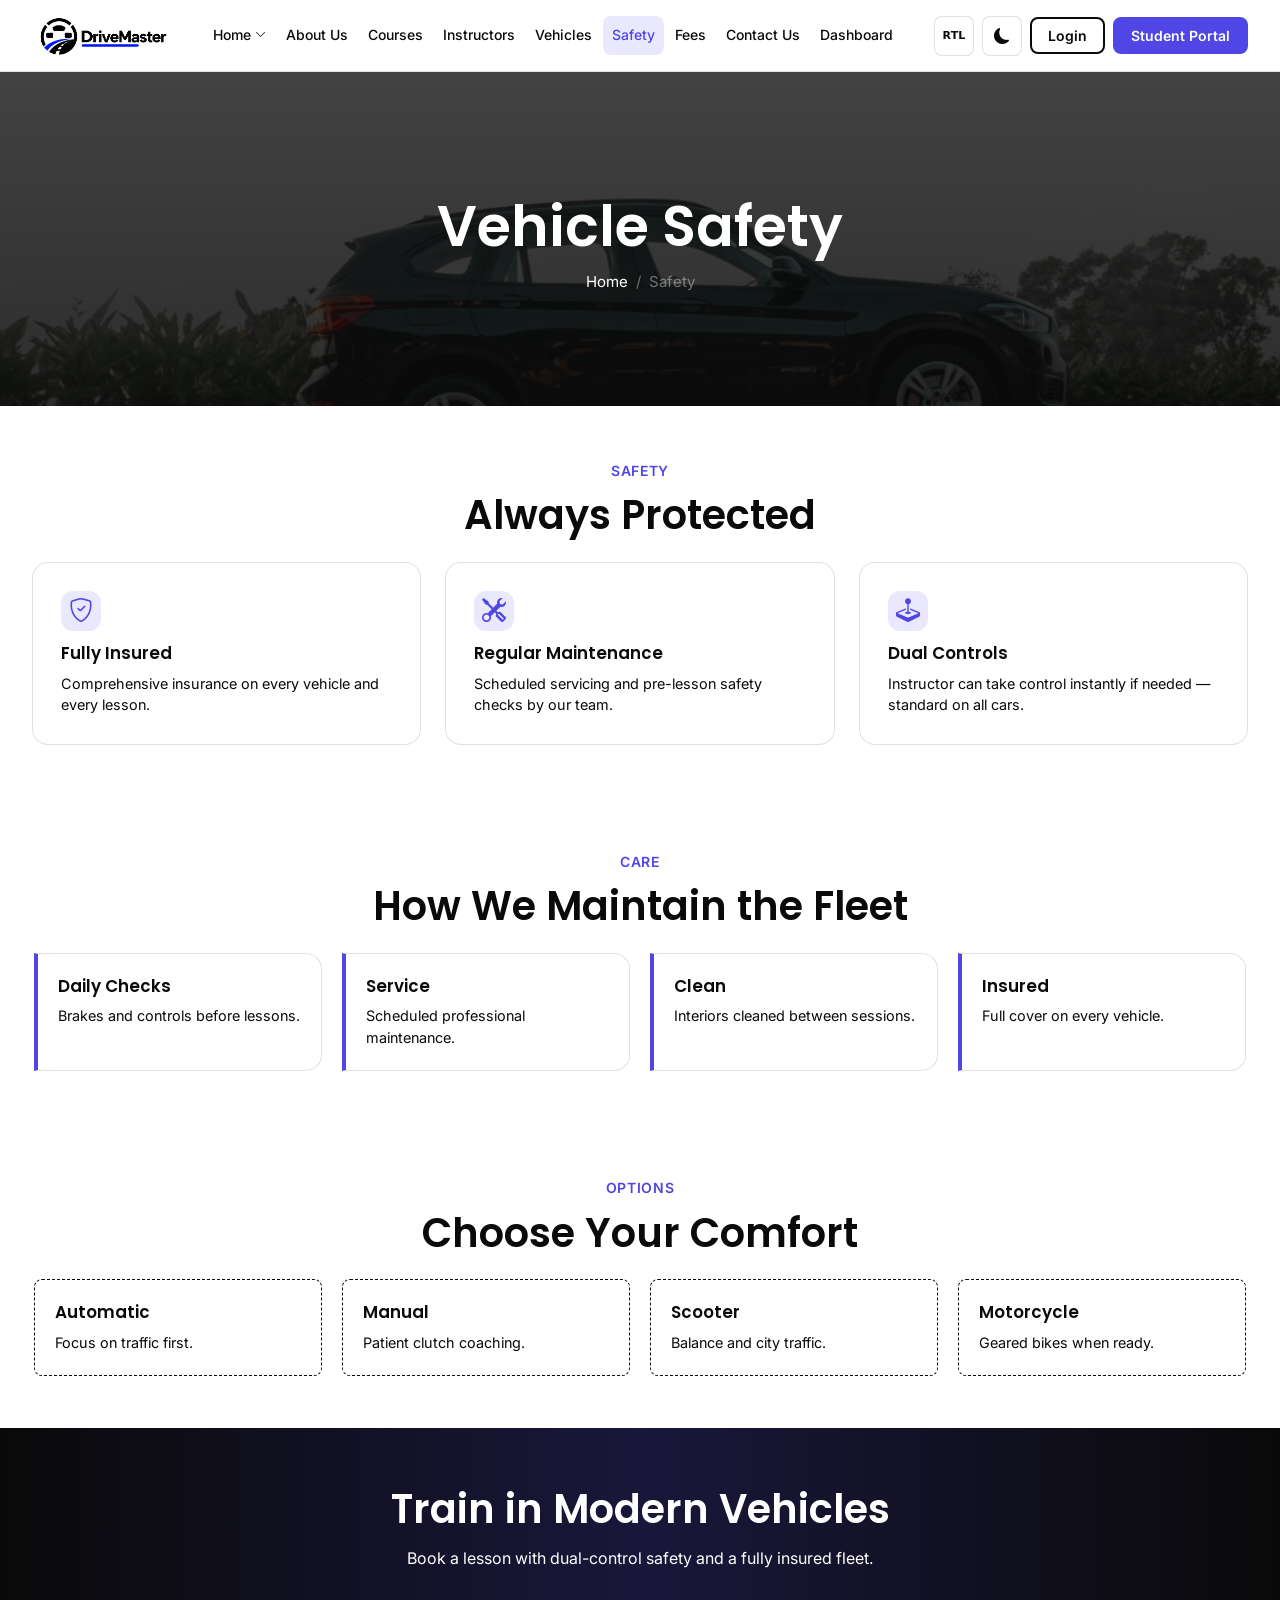
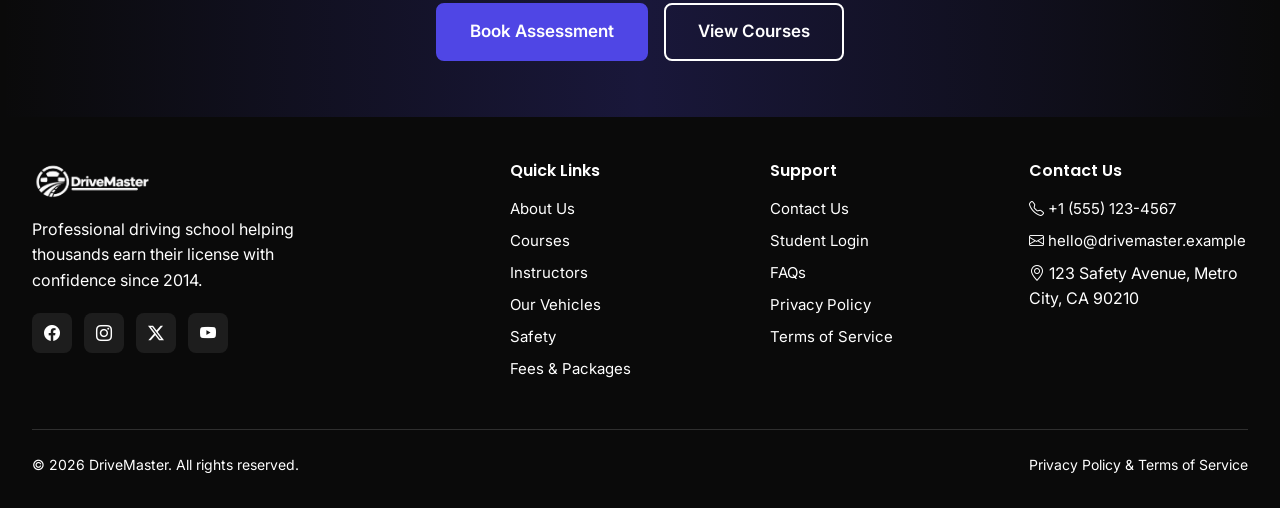
<file: safety.html>
<!DOCTYPE html>

<html data-theme="light" lang="en">
<head>
<link href="assets/images/favicon.svg" rel="icon" type="image/svg+xml"/>
<meta charset="utf-8"/>
<meta content="width=device-width, initial-scale=1.0" name="viewport"/>
<title>Vehicle Safety | DriveMaster</title>
<meta content="Train in modern, well-maintained dual-control cars and scooters. Automatic and manual options available at DriveMaster." name="description"/>
<link href="https://fonts.googleapis.com" rel="preconnect">
<link crossorigin="" href="https://fonts.gstatic.com" rel="preconnect"/>
<link href="https://fonts.googleapis.com/css2?family=Inter:wght@400;500;600;700&amp;family=Poppins:wght@600;700;800&amp;display=swap" rel="stylesheet"/>
<link href="https://cdn.jsdelivr.net/npm/bootstrap-icons@1.11.3/font/bootstrap-icons.min.css" rel="stylesheet"/>
<link href="assets/css/style.css" rel="stylesheet"/>
<link href="assets/css/dark-mode.css" rel="stylesheet"/>
<link href="assets/css/rtl.css" rel="stylesheet"/>
<link href="assets/css/dm-enhancements.css" rel="stylesheet"/>
</link></head>
<body class="vehicles-page">
<header class="header">
<div class="container header-inner">
<a class="logo" href="index.html"><img alt="DriveMaster" class="logo-img" src="assets/images/logo.png"/></a>
<nav class="nav">
<div class="nav-item-dropdown">
<a class="nav-link" href="index.html">Home <i class="bi bi-chevron-down" style="font-size:0.7rem;"></i></a>
<div class="nav-dropdown">
<a class="" href="index.html">Home 1 (Main)</a>
<a class="" href="index-night.html">Home 2 (Night)</a>
</div>
</div>
<a class="nav-link" href="about.html">About Us</a>
<a class="nav-link" href="courses.html">Courses</a>
<a class="nav-link" href="instructors.html">Instructors</a>
<a class="nav-link" href="vehicles.html">Vehicles</a><a class="nav-link active" href="safety.html">Safety</a>
<a class="nav-link" href="fees.html">Fees</a>
<a class="nav-link" href="contact.html">Contact Us</a>
<a class="nav-link" href="dashboard/index.html">Dashboard</a>
</nav>
<div class="header-actions">
<button aria-label="Switch to right-to-left layout" aria-pressed="false" class="dm-rtl-toggle" data-rtl-toggle="" title="Switch to RTL" type="button"><i aria-hidden="true" class="bi bi-text-paragraph"></i></button>
<button aria-label="Toggle dark mode" class="theme-toggle" data-theme-toggle=""><i class="bi bi-sun-fill icon-sun"></i><i class="bi bi-moon-fill icon-moon"></i></button>
<a class="btn btn-outline btn-sm header-login" href="login.html">Login</a>
<a class="btn btn-primary btn-sm" href="dashboard/index.html">Student Portal</a>
<button aria-label="Open menu" class="mobile-menu-btn" data-mobile-menu-open=""><i class="bi bi-list" style="font-size:1.5rem;"></i></button>
</div>
</div>
</header>
<div class="mobile-nav" data-mobile-nav="">
<div class="mobile-nav-header">
<a class="logo" href="index.html"><img alt="DriveMaster" class="logo-img" src="assets/images/logo.png"/></a>
<button class="btn btn-ghost btn-icon" data-mobile-menu-close=""><i class="bi bi-x-lg"></i></button>
</div>
<nav class="mobile-nav-links">
<a class="" href="index.html">Home</a>
<div class="mobile-nav-dropdown">
<a class="" href="index.html">Home 1 (Main)</a>
<a class="" href="index-night.html">Home 2 (Night)</a>
</div><a href="about.html">About</a><a href="courses.html">Courses</a>
<a href="instructors.html">Instructors</a><a href="vehicles.html">Vehicles</a><a class="active" href="safety.html">Safety</a><a href="fees.html">Fees</a>
<a href="contact.html">Contact</a>
<a href="dashboard/index.html">Dashboard</a>
<a class="btn btn-outline mobile-login" href="login.html">Login</a><a class="btn btn-primary" href="dashboard/index.html" style="margin-top:1rem;">Student Portal</a>
</nav>
</div>
<main><section class="page-header"><div class="container"><h1>Vehicle Safety</h1><nav class="breadcrumb"><a href="index.html">Home</a><span>/</span><span>Safety</span></nav></div></section><section class="section bg-secondary">
<div class="container">
<div class="section-header anim-fade-up">
<span class="section-label">Safety</span>
<h2 class="section-title">Always Protected</h2>
</div>
<div class="features-grid safety-benefit-grid">
<div class="card anim-fade-up"><div class="card-body"><div class="card-icon"><i class="bi bi-shield-check"></i></div><h3 style="margin-bottom:0.5rem;">Fully Insured</h3><p style="margin:0;">Comprehensive insurance on every vehicle and every lesson.</p></div></div>
<div class="card anim-fade-up"><div class="card-body"><div class="card-icon" style="background:var(--accent-soft);color:var(--accent)"><i class="bi bi-tools"></i></div><h3 style="margin-bottom:0.5rem;">Regular Maintenance</h3><p style="margin:0;">Scheduled servicing and pre-lesson safety checks by our team.</p></div></div>
<div class="card anim-fade-up"><div class="card-body"><div class="card-icon" style="background:var(--accent-soft);color:var(--accent)"><i class="bi bi-joystick"></i></div><h3 style="margin-bottom:0.5rem;">Dual Controls</h3><p style="margin:0;">Instructor can take control instantly if needed — standard on all cars.</p></div></div>
</div>
</div>
</section><section class="section">
<div class="container">
<div class="section-header"><span class="section-label">Care</span><h2 class="section-title">How We Maintain the Fleet</h2></div>
<div class="features-grid is-4 section-cards-accent">
<div class="card"><div class="card-body"><h3>Daily Checks</h3><p>Brakes and controls before lessons.</p></div></div>
<div class="card"><div class="card-body"><h3>Service</h3><p>Scheduled professional maintenance.</p></div></div>
<div class="card"><div class="card-body"><h3>Clean</h3><p>Interiors cleaned between sessions.</p></div></div>
<div class="card"><div class="card-body"><h3>Insured</h3><p>Full cover on every vehicle.</p></div></div>
</div>
</div>
</section><section class="section bg-secondary">
<div class="container">
<div class="section-header"><span class="section-label">Options</span><h2 class="section-title">Choose Your Comfort</h2></div>
<div class="features-grid is-4 section-cards-outline">
<div class="card"><div class="card-body"><h3>Automatic</h3><p>Focus on traffic first.</p></div></div>
<div class="card"><div class="card-body"><h3>Manual</h3><p>Patient clutch coaching.</p></div></div>
<div class="card"><div class="card-body"><h3>Scooter</h3><p>Balance and city traffic.</p></div></div>
<div class="card"><div class="card-body"><h3>Motorcycle</h3><p>Geared bikes when ready.</p></div></div>
</div>
</div>
</section><section class="cta-section anim-fade-up">
<div class="container">
<h2>Train in Modern Vehicles</h2>
<p>Book a lesson with dual-control safety and a fully insured fleet.</p>
<div style="display:flex;flex-wrap:wrap;gap:1rem;justify-content:center;">
<a class="btn btn-primary btn-lg" href="contact.html">Book Assessment</a>
<a class="btn btn-outline btn-lg" href="courses.html">View Courses</a>
</div>
</div>
</section></main>
<!-- Footer -->

<footer class="footer">
<div class="container">
<div class="footer-grid">
<div class="footer-brand">
<a class="logo" href="index.html"><img alt="DriveMaster" class="logo-img" src="assets/images/logo-1.png"/></a>
<p class="footer-desc">Professional driving school helping thousands earn their license with confidence since 2014.</p>
<div class="footer-social">
<a aria-label="Facebook" href="#"><i class="bi bi-facebook"></i></a>
<a aria-label="Instagram" href="#"><i class="bi bi-instagram"></i></a>
<a aria-label="Twitter" href="#"><i class="bi bi-twitter-x"></i></a>
<a aria-label="YouTube" href="#"><i class="bi bi-youtube"></i></a>
</div>
</div>
<div>
<h4 class="footer-title">Quick Links</h4>
<nav class="footer-links">
<a href="about.html">About Us</a>
<a href="courses.html">Courses</a>
<a href="instructors.html">Instructors</a>
<a href="vehicles.html">Our Vehicles</a><a class="" href="safety.html">Safety</a>
<a href="fees.html">Fees &amp; Packages</a>
</nav>
</div>
<div>
<h4 class="footer-title">Support</h4>
<nav class="footer-links">
<a href="contact.html">Contact Us</a>
<a href="login.html">Student Login</a>
<a href="faq.html">FAQs</a>
<a href="privacy.html">Privacy Policy</a>
<a href="terms.html">Terms of Service</a>
</nav>
</div>
<div>
<h4 class="footer-title">Contact Us</h4>
<nav class="footer-links">
<a href="tel:+15551234567"><i class="bi bi-telephone"></i> +1 (555) 123-4567</a>
<a href="mailto:hello@drivemaster.example"><i class="bi bi-envelope"></i> hello@drivemaster.example</a>
<span><i class="bi bi-geo-alt"></i> 123 Safety Avenue, Metro City, CA 90210</span>
</nav>
</div>
</div>
<div class="footer-bottom">
<span>© 2026 DriveMaster. All rights reserved.</span>
<span>Privacy Policy &amp; Terms of Service</span>
</div>
</div>
</footer>
<script src="assets/js/main.js"></script>
<script src="assets/js/dm-enhancements.js"></script>
</body>
</html>
</file>
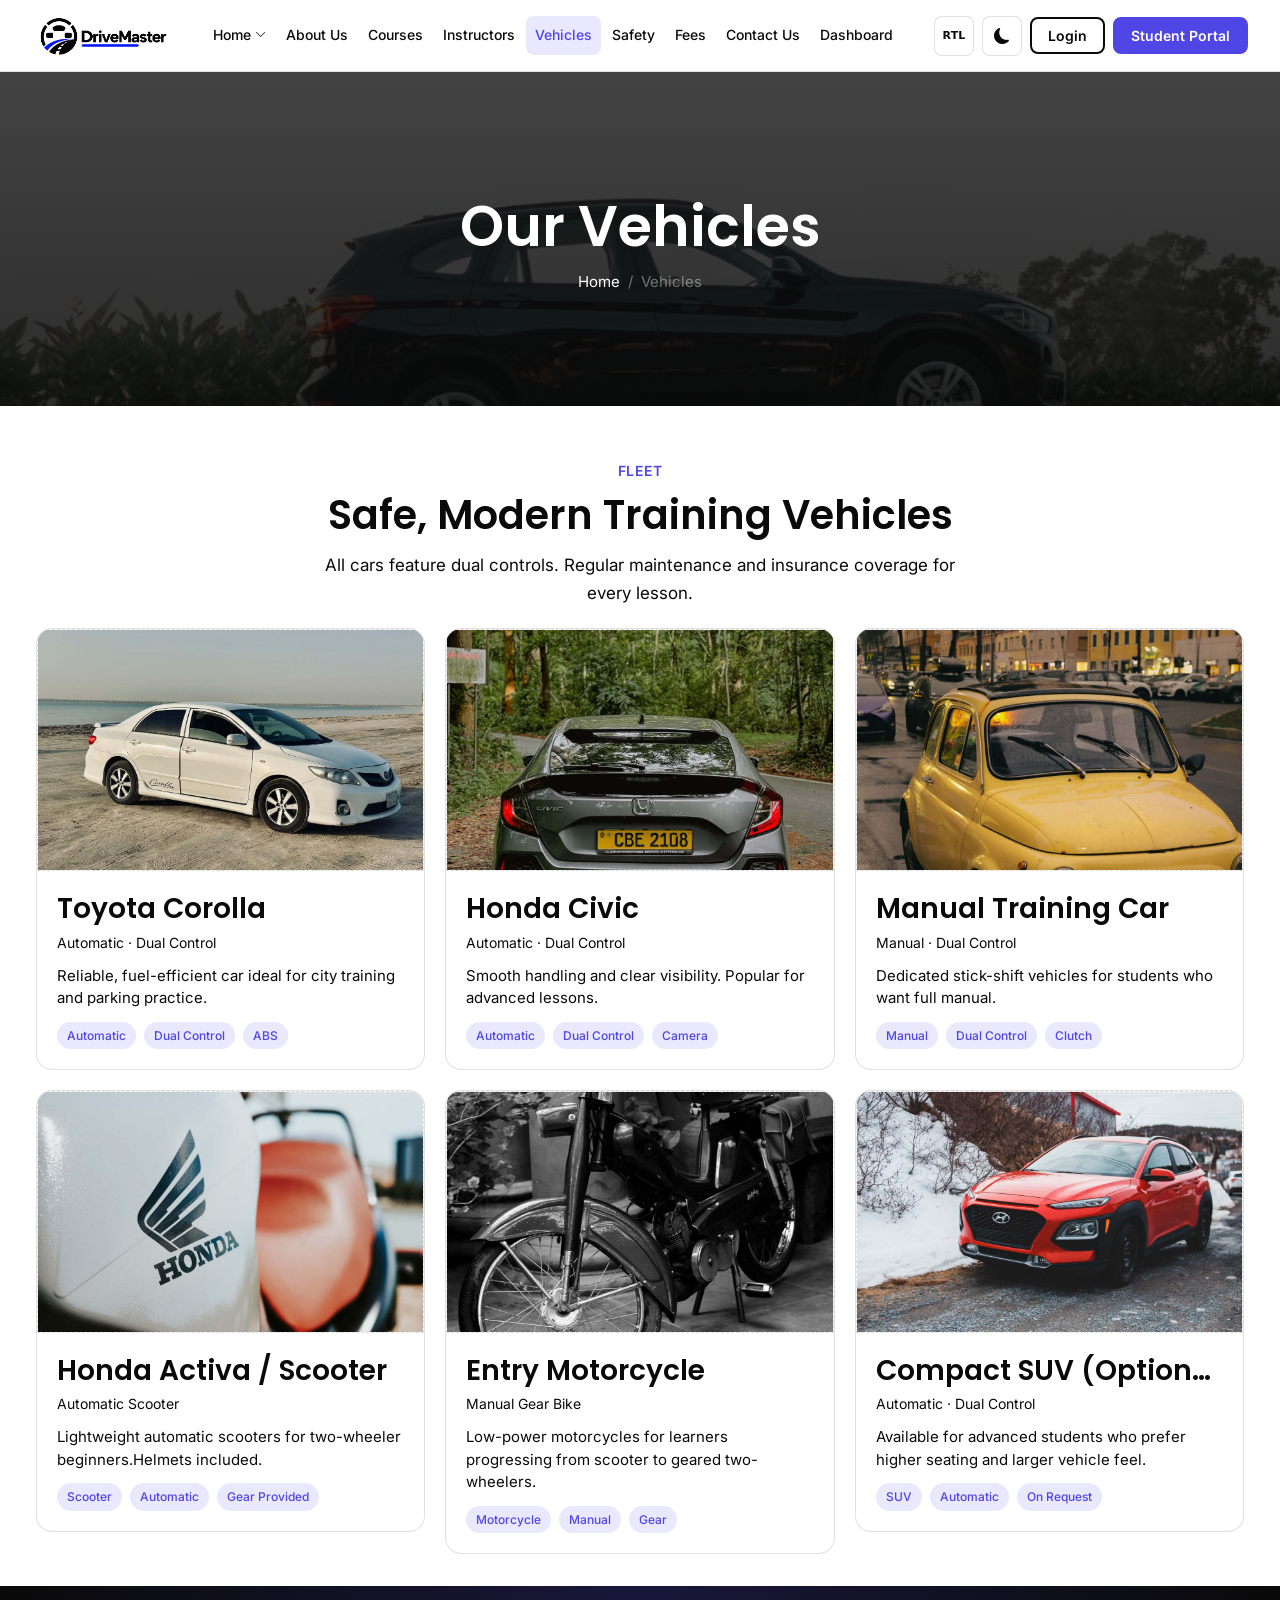
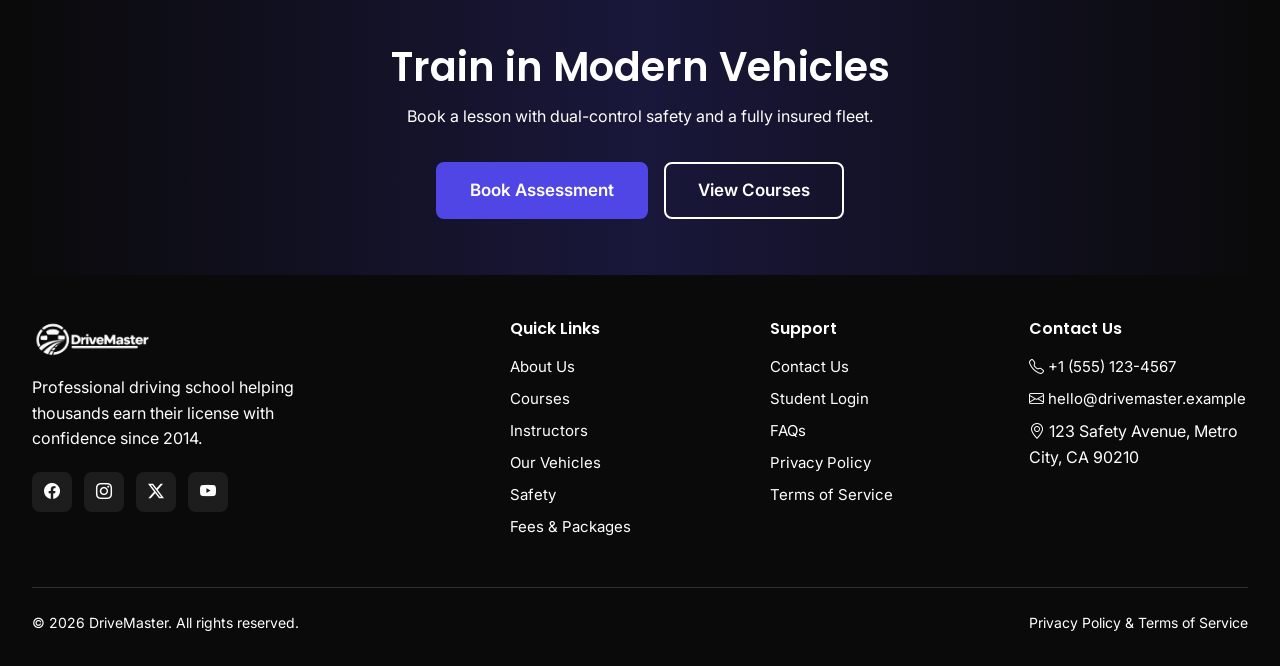
<file: vehicles.html>
<!DOCTYPE html>

<html data-theme="light" lang="en">
<head>
<link rel="icon" type="image/svg+xml" href="assets/images/favicon.svg">
<meta charset="utf-8"/>
<meta content="width=device-width, initial-scale=1.0" name="viewport"/>
<title>Our Vehicles – Dual-Control Cars &amp; Scooters | DriveMaster</title>
<meta content="Train in modern, well-maintained dual-control cars and scooters. Automatic and manual options available at DriveMaster." name="description"/>
<link href="https://fonts.googleapis.com" rel="preconnect"/>
<link crossorigin="" href="https://fonts.gstatic.com" rel="preconnect"/>
<link href="https://fonts.googleapis.com/css2?family=Inter:wght@400;500;600;700&amp;family=Poppins:wght@600;700;800&amp;display=swap" rel="stylesheet"/>
<link href="https://cdn.jsdelivr.net/npm/bootstrap-icons@1.11.3/font/bootstrap-icons.min.css" rel="stylesheet"/>
<link href="assets/css/style.css" rel="stylesheet"/>
<link href="assets/css/dark-mode.css" rel="stylesheet"/>
<link href="assets/css/rtl.css" rel="stylesheet"/>
<link rel="stylesheet" href="assets/css/dm-enhancements.css">
</head>
<body class="vehicles-page">
<header class="header">
<div class="container header-inner">
<a class="logo" href="index.html"><img alt="DriveMaster" class="logo-img" src="assets/images/logo.png"/></a>
<nav class="nav">
<div class="nav-item-dropdown">
<a class="nav-link" href="index.html">Home <i class="bi bi-chevron-down" style="font-size:0.7rem;"></i></a>
<div class="nav-dropdown">
<a class="" href="index.html">Home 1 (Main)</a>
<a class="" href="index-night.html">Home 2 (Night)</a>
</div>
</div>
<a class="nav-link" href="about.html">About Us</a>
<a class="nav-link" href="courses.html">Courses</a>
<a class="nav-link" href="instructors.html">Instructors</a>
<a class="nav-link active" href="vehicles.html">Vehicles</a><a class="nav-link" href="safety.html">Safety</a>
<a class="nav-link" href="fees.html">Fees</a>
<a class="nav-link" href="contact.html">Contact Us</a>
<a class="nav-link" href="dashboard/index.html">Dashboard</a>
</nav>
<div class="header-actions">
<button type="button" class="dm-rtl-toggle" data-rtl-toggle aria-label="Switch to right-to-left layout" aria-pressed="false" title="Switch to RTL"><i class="bi bi-text-paragraph" aria-hidden="true"></i></button>
<button aria-label="Toggle dark mode" class="theme-toggle" data-theme-toggle=""><i class="bi bi-sun-fill icon-sun"></i><i class="bi bi-moon-fill icon-moon"></i></button>
<a class="btn btn-outline btn-sm header-login" href="login.html">Login</a>
<a class="btn btn-primary btn-sm" href="dashboard/index.html">Student Portal</a>
<button aria-label="Open menu" class="mobile-menu-btn" data-mobile-menu-open=""><i class="bi bi-list" style="font-size:1.5rem;"></i></button>
</div>
</div>
</header>
<div class="mobile-nav" data-mobile-nav="">
<div class="mobile-nav-header">
<a class="logo" href="index.html"><img alt="DriveMaster" class="logo-img" src="assets/images/logo.png"/></a>
<button class="btn btn-ghost btn-icon" data-mobile-menu-close=""><i class="bi bi-x-lg"></i></button>
</div>
<nav class="mobile-nav-links">
<a class="" href="index.html">Home</a>
<div class="mobile-nav-dropdown">
<a class="" href="index.html">Home 1 (Main)</a>
<a class="" href="index-night.html">Home 2 (Night)</a>
</div><a href="about.html">About</a><a href="courses.html">Courses</a>
<a href="instructors.html">Instructors</a><a class="active" href="vehicles.html">Vehicles</a><a href="safety.html">Safety</a><a href="fees.html">Fees</a>
<a href="contact.html">Contact</a>
<a href="dashboard/index.html">Dashboard</a>
<a class="btn btn-outline mobile-login" href="login.html">Login</a><a class="btn btn-primary" href="dashboard/index.html" style="margin-top:1rem;">Student Portal</a>
</nav>
</div>
<main>
<section class="page-header">
<div class="container">
<h1>Our Vehicles</h1>
<nav class="breadcrumb"><a href="index.html">Home</a><span>/</span><span>Vehicles</span></nav>
</div>
</section>
<section class="section">
<div class="container">
<div class="section-header anim-fade-up">
<span class="section-label">Fleet</span>
<h2 class="section-title">Safe, Modern Training Vehicles</h2>
<p class="section-desc">All cars feature dual controls. Regular maintenance and insurance coverage for every lesson.</p>
</div>
<div class="features-grid">
<div class="vehicle-card anim-scale">
<div class="img-box img-box-card">
<img alt="Toyota Corolla dual-control" onerror="this.style.display='none'; this.parentElement.classList.add('show-placeholder');" src="assets/images/vehicle-1.jpg"/>

</div>
<div class="vehicle-body">
<h3 style="margin-bottom:0.25rem;">Toyota Corolla</h3>
<p style="font-size:0.875rem;color:var(--text-muted);margin-bottom:0.75rem;">Automatic · Dual Control</p>
<p style="font-size:0.9375rem;color:var(--text-secondary);margin:0;">Reliable, fuel-efficient car ideal for city training and parking practice.</p>
<div class="vehicle-tags"><span class="tag">Automatic</span><span class="tag">Dual Control</span><span class="tag">ABS</span></div>
</div>
</div>
<div class="vehicle-card anim-scale">
<div class="img-box img-box-card">
<img alt="Honda Civic dual-control" onerror="this.style.display='none'; this.parentElement.classList.add('show-placeholder');" src="assets/images/vehicle-2.jpg"/>

</div>
<div class="vehicle-body">
<h3 style="margin-bottom:0.25rem;">Honda Civic</h3>
<p style="font-size:0.875rem;color:var(--text-muted);margin-bottom:0.75rem;">Automatic · Dual Control</p>
<p style="font-size:0.9375rem;color:var(--text-secondary);margin:0;">Smooth handling and clear visibility. Popular for advanced lessons.</p>
<div class="vehicle-tags"><span class="tag">Automatic</span><span class="tag">Dual Control</span><span class="tag">Camera</span></div>
</div>
</div>
<div class="vehicle-card anim-scale">
<div class="img-box img-box-card">
<img alt="Manual transmission training car" onerror="this.style.display='none'; this.parentElement.classList.add('show-placeholder');" src="assets/images/vehicle-3.jpg"/>

</div>
<div class="vehicle-body">
<h3 style="margin-bottom:0.25rem;">Manual Training Car</h3>
<p style="font-size:0.875rem;color:var(--text-muted);margin-bottom:0.75rem;">Manual · Dual Control</p>
<p style="font-size:0.9375rem;color:var(--text-secondary);margin:0;">Dedicated stick-shift vehicles for students who want full manual.</p>
<div class="vehicle-tags"><span class="tag">Manual</span><span class="tag">Dual Control</span><span class="tag">Clutch</span></div>
</div>
</div>
<div class="vehicle-card anim-scale">
<div class="img-box img-box-card">
<img alt="Training scooter" onerror="this.style.display='none'; this.parentElement.classList.add('show-placeholder');" src="assets/images/vehicle-4.jpg"/>

</div>
<div class="vehicle-body">
<h3 style="margin-bottom:0.25rem;">Honda Activa / Scooter</h3>
<p style="font-size:0.875rem;color:var(--text-muted);margin-bottom:0.75rem;">Automatic Scooter</p>
<p style="font-size:0.9375rem;color:var(--text-secondary);margin:0;">Lightweight automatic scooters for two-wheeler beginners.Helmets included.</p>
<div class="vehicle-tags"><span class="tag">Scooter</span><span class="tag">Automatic</span><span class="tag">Gear Provided</span></div>
</div>
</div>
<div class="vehicle-card anim-scale">
<div class="img-box img-box-card">
<img alt="Training motorcycle" onerror="this.style.display='none'; this.parentElement.classList.add('show-placeholder');" src="assets/images/vehicle-5.jpg"/>

</div>
<div class="vehicle-body">
<h3 style="margin-bottom:0.25rem;">Entry Motorcycle</h3>
<p style="font-size:0.875rem;color:var(--text-muted);margin-bottom:0.75rem;">Manual Gear Bike</p>
<p style="font-size:0.9375rem;color:var(--text-secondary);margin:0;">Low-power motorcycles for learners progressing from scooter to geared two-wheelers.</p>
<div class="vehicle-tags"><span class="tag">Motorcycle</span><span class="tag">Manual</span><span class="tag">Gear</span></div>
</div>
</div>
<div class="vehicle-card anim-scale">
<div class="img-box img-box-card">
<img alt="SUV training vehicle" onerror="this.style.display='none'; this.parentElement.classList.add('show-placeholder');" src="assets/images/vehicle-6.jpg"/>

</div>
<div class="vehicle-body">
<h3 style="margin-bottom:0.25rem;">Compact SUV (Optional)</h3>
<p style="font-size:0.875rem;color:var(--text-muted);margin-bottom:0.75rem;">Automatic · Dual Control</p>
<p style="font-size:0.9375rem;color:var(--text-secondary);margin:0;">Available for advanced students who prefer higher seating and larger vehicle feel.</p>
<div class="vehicle-tags"><span class="tag">SUV</span><span class="tag">Automatic</span><span class="tag">On Request</span></div>
</div>
</div>
</div>
</div>
</section>
</main>
<!-- Footer -->
<section class="cta-section anim-fade-up">
<div class="container">
<h2>Train in Modern Vehicles</h2>
<p>Book a lesson with dual-control safety and a fully insured fleet.</p>
<div style="display:flex;flex-wrap:wrap;gap:1rem;justify-content:center;">
<a class="btn btn-primary btn-lg" href="contact.html">Book Assessment</a>
<a class="btn btn-outline btn-lg" href="courses.html">View Courses</a>
</div>
</div>
</section>
<footer class="footer">
<div class="container">
<div class="footer-grid">
<div class="footer-brand">
<a class="logo" href="index.html"><img alt="DriveMaster" class="logo-img" src="assets/images/logo-1.png"/></a>
<p class="footer-desc">Professional driving school helping thousands earn their license with confidence since 2014.</p>
<div class="footer-social">
<a aria-label="Facebook" href="#"><i class="bi bi-facebook"></i></a>
<a aria-label="Instagram" href="#"><i class="bi bi-instagram"></i></a>
<a aria-label="Twitter" href="#"><i class="bi bi-twitter-x"></i></a>
<a aria-label="YouTube" href="#"><i class="bi bi-youtube"></i></a>
</div>
</div>
<div>
<h4 class="footer-title">Quick Links</h4>
<nav class="footer-links">
<a href="about.html">About Us</a>
<a href="courses.html">Courses</a>
<a href="instructors.html">Instructors</a>
<a href="vehicles.html">Our Vehicles</a><a class="" href="safety.html">Safety</a>
<a href="fees.html">Fees &amp; Packages</a>
</nav>
</div>
<div>
<h4 class="footer-title">Support</h4>
<nav class="footer-links">
<a href="contact.html">Contact Us</a>
<a href="login.html">Student Login</a>
<a href="faq.html">FAQs</a>
<a href="privacy.html">Privacy Policy</a>
<a href="terms.html">Terms of Service</a>
</nav>
</div>
<div>
<h4 class="footer-title">Contact Us</h4>
<nav class="footer-links">
<a href="tel:+15551234567"><i class="bi bi-telephone"></i> +1 (555) 123-4567</a>
<a href="mailto:hello@drivemaster.example"><i class="bi bi-envelope"></i> hello@drivemaster.example</a>
<span><i class="bi bi-geo-alt"></i> 123 Safety Avenue, Metro City, CA 90210</span>
</nav>
</div>
</div>
<div class="footer-bottom">
<span>© 2026 DriveMaster. All rights reserved.</span>
<span>Privacy Policy &amp; Terms of Service</span>
</div>
</div>
</footer>
<script src="assets/js/main.js"></script>
<script src="assets/js/dm-enhancements.js"></script>
</body>
</html>
</file>
<file: assets/css/style.css>
/* ============================================
   DriveMaster – 3-Color System Only
   Black · White · Accent (unique teal #4F46E5)
   Change --accent to rebrand the whole site
   ============================================ */

:root {
  --black: #0a0a0a;
  --white: #ffffff;
  --accent: #4F46E5;

  --accent-soft: rgba(79, 70, 229, 0.12);
  --accent-mid: rgba(79, 70, 229, 0.25);
  --black-soft: rgba(10, 10, 10, 0.06);
  --black-muted: var(--black);
  --black-border: rgba(10, 10, 10, 0.12);
  --white-soft: rgba(255, 255, 255, 0.08);
  --white-muted: var(--white);
  --white-border: rgba(255, 255, 255, 0.15);

  --bg-primary: var(--white);
  --bg-secondary: var(--white);
  --bg-tertiary: var(--white);
  --bg-card: var(--white);
  --bg-inverse: var(--black);

  --text-primary: var(--black);
  --text-secondary: var(--black);
  --text-muted: var(--black);
  --text-inverse: var(--white);

  --border-color: var(--black-border);
  --border-strong: rgba(10, 10, 10, 0.2);

  --shadow-sm: 0 1px 2px rgba(0, 0, 0, 0.06);
  --shadow: 0 1px 3px rgba(0, 0, 0, 0.1);
  --shadow-md: 0 4px 12px rgba(0, 0, 0, 0.1);
  --shadow-lg: 0 10px 30px rgba(0, 0, 0, 0.12);
  --shadow-xl: 0 20px 40px rgba(0, 0, 0, 0.15);

  --font-sans: 'Inter', system-ui, -apple-system, sans-serif;
  --font-display: 'Poppins', var(--font-sans);

  --space-1: 0.25rem; --space-2: 0.5rem; --space-3: 0.75rem;
  --space-4: 1rem; --space-5: 1.25rem; --space-6: 1.5rem;
  --space-8: 2rem; --space-10: 2.5rem; --space-12: 3rem;
  --space-16: 4rem; --space-20: 5rem; --space-24: 6rem;

  --radius-sm: 0.375rem; --radius: 0.5rem; --radius-md: 0.75rem;
  --radius-lg: 1rem; --radius-xl: 1.5rem; --radius-full: 9999px;

  --transition-fast: 150ms ease;
  --transition: 200ms ease;
  --transition-slow: 300ms ease;

  --header-height: 4.5rem;
  --container-max: 1280px;
  --sidebar-width: 16rem;
}

[data-theme="dark"] {
  --bg-primary: var(--black);
  --bg-secondary: var(--black);
  --bg-tertiary: var(--black);
  --bg-card: var(--black);
  --bg-inverse: var(--white);
  --text-primary: var(--white);
  --text-secondary: var(--white);
  --text-muted: var(--white);
  --border-color: var(--white-border);
  --border-strong: rgba(255, 255, 255, 0.25);
  --shadow-sm: 0 1px 2px rgba(0, 0, 0, 0.4);
  --shadow: 0 1px 3px rgba(0, 0, 0, 0.5);
  --shadow-md: 0 4px 12px rgba(0, 0, 0, 0.5);
  --shadow-lg: 0 10px 30px rgba(0, 0, 0, 0.55);
  --shadow-xl: 0 20px 40px rgba(0, 0, 0, 0.6);
}

*, *::before, *::after { box-sizing: border-box; margin: 0; padding: 0; }
html { scroll-behavior: smooth; -webkit-text-size-adjust: 100%; }
body {
  font-family: var(--font-sans);
  font-size: 1rem;
  line-height: 1.6;
  color: var(--text-primary);
  background-color: var(--bg-primary);
  transition: background-color var(--transition), color var(--transition);
  min-height: 100vh;
}
img { max-width: 100%; height: auto; display: block; }
a { color: var(--accent); text-decoration: none; transition: color var(--transition-fast); }
a:hover { color: var(--black); }
[data-theme="dark"] a:hover { color: var(--white); }
h1, h2, h3, h4, h5, h6 {
  font-family: var(--font-display);
  font-weight: 700;
  line-height: 1.25;
  color: var(--text-primary);
}
h1 { font-size: clamp(2rem, 5vw, 3.5rem); }
h2 { font-size: clamp(1.75rem, 4vw, 2.5rem); }
h3 { font-size: clamp(1.25rem, 3vw, 1.75rem); }
h4 { font-size: 1.25rem; }
p { margin-bottom: 1rem; color: var(--text-secondary); }
ul, ol { list-style: none; }
button, input, select, textarea { font-family: inherit; font-size: inherit; }
:focus-visible { outline: 2px solid var(--accent); outline-offset: 2px; }

/* Image placeholder boxes – add your images via CSS background or <img> */
.img-box {
  width: 100%;
  background-color: var(--bg-tertiary);
  background-size: cover;
  background-position: center;
  background-repeat: no-repeat;
  display: flex;
  align-items: center;
  justify-content: center;
  color: var(--text-muted);
  font-size: 0.8125rem;
  text-align: center;
  position: relative;
  overflow: hidden;
  border: 1px dashed var(--border-color);
}
.img-box span {
  padding: 0.5rem 0.75rem;
  background: var(--black-soft);
  border-radius: var(--radius);
  font-weight: 500;
  pointer-events: none;
}
.img-box img {
  width: 100%;
  height: 100%;
  object-fit: cover;
  position: absolute;
  inset: 0;
}
.img-box-hero { aspect-ratio: 4/3; border-radius: var(--radius-xl); }
.img-box-card { aspect-ratio: 16/10; }
.img-box-square { aspect-ratio: 1; }
.img-box-wide { aspect-ratio: 16/9; }
.img-box-avatar {
  width: 3rem;
  height: 3rem;
  min-width: 3rem;
  border-radius: var(--radius-full);
  flex-shrink: 0;
  border: none;
  font-size: 0.7rem;
}

.container {
  width: 100%;
  max-width: var(--container-max);
  margin-left: auto;
  margin-right: auto;
  padding-left: var(--space-4);
  padding-right: var(--space-4);
}
@media (min-width: 640px) {
  .container { padding-left: var(--space-6); padding-right: var(--space-6); }
}
@media (min-width: 1024px) {
  .container { padding-left: var(--space-8); padding-right: var(--space-8); }
}

.section { padding-top: var(--space-16); padding-bottom: var(--space-16); }
.bg-secondary { background-color: var(--bg-secondary); }
.bg-tertiary { background-color: var(--bg-tertiary); }
.text-center { text-align: center; }
.text-muted { color: var(--text-muted); }
.text-accent { color: var(--accent); }
.flex { display: flex; }
.grid { display: grid; }
.hidden { display: none; }
.items-center { align-items: center; }
.justify-center { justify-content: center; }
.justify-between { justify-content: space-between; }
.flex-wrap { flex-wrap: wrap; }
.gap-2 { gap: var(--space-2); }
.gap-3 { gap: var(--space-3); }
.gap-4 { gap: var(--space-4); }
.gap-6 { gap: var(--space-6); }
.w-full { width: 100%; }
.relative { position: relative; }
.absolute { position: absolute; }
.rounded-lg { border-radius: var(--radius-lg); }
.rounded-xl { border-radius: var(--radius-xl); }
.rounded-full { border-radius: var(--radius-full); }
.shadow-lg { box-shadow: var(--shadow-lg); }
.shadow-xl { box-shadow: var(--shadow-xl); }

.btn {
  display: inline-flex;
  align-items: center;
  justify-content: center;
  gap: var(--space-2);
  padding: 0.75rem 1.5rem;
  font-weight: 600;
  font-size: 0.9375rem;
  line-height: 1.25;
  border-radius: var(--radius);
  border: 2px solid transparent;
  cursor: pointer;
  transition: all var(--transition);
  text-decoration: none;
  white-space: nowrap;
  min-height: 44px;
}
.btn:disabled { opacity: 0.6; cursor: not-allowed; }
.btn-primary {
  background-color: var(--accent);
  color: var(--white);
  border-color: var(--accent);
}
.btn-primary:hover:not(:disabled) {
  background-color: var(--black);
  border-color: var(--black);
  color: var(--white);
  transform: translateY(-1px);
  box-shadow: var(--shadow-md);
}
[data-theme="dark"] .btn-primary:hover:not(:disabled) {
  background-color: var(--white);
  border-color: var(--white);
  color: var(--black);
}
.btn-secondary {
  background-color: var(--black);
  color: var(--white);
  border-color: var(--black);
}
.btn-secondary:hover:not(:disabled) {
  background-color: var(--accent);
  border-color: var(--accent);
  color: var(--white);
}
[data-theme="dark"] .btn-secondary {
  background-color: var(--white);
  color: var(--black);
  border-color: var(--white);
}
[data-theme="dark"] .btn-secondary:hover:not(:disabled) {
  background-color: var(--accent);
  border-color: var(--accent);
  color: var(--white);
}
.btn-outline {
  background-color: transparent;
  color: var(--black);
  border-color: var(--black);
}
.btn-outline:hover:not(:disabled) {
  background-color: var(--black);
  color: var(--white);
}
[data-theme="dark"] .btn-outline {
  color: var(--white);
  border-color: var(--white);
}
[data-theme="dark"] .btn-outline:hover:not(:disabled) {
  background-color: var(--white);
  color: var(--black);
}
.btn-ghost {
  background: transparent;
  color: var(--text-secondary);
  border-color: transparent;
}
.btn-ghost:hover:not(:disabled) {
  background: var(--black-soft);
  color: var(--text-primary);
}
[data-theme="dark"] .btn-ghost:hover:not(:disabled) { background: var(--white-soft); }
.btn-sm { padding: 0.5rem 1rem; font-size: 0.875rem; min-height: 36px; }
.btn-lg { padding: 1rem 2rem; font-size: 1.0625rem; min-height: 52px; }
.btn-icon { padding: 0.625rem; min-width: 44px; min-height: 44px; }

.header {
  position: sticky;
  top: 0;
  z-index: 50;
  background-color: var(--bg-primary);
  border-bottom: 1px solid var(--border-color);
  height: var(--header-height);
}
.header.scrolled { box-shadow: var(--shadow-md); }
.header-inner {
  display: flex;
  align-items: center;
  justify-content: space-between;
  height: 100%;
  gap: var(--space-4);
}
.logo {
  display: flex;
  align-items: center;
  gap: var(--space-2);
  font-family: var(--font-display);
  font-weight: 700;
  font-size: 1.375rem;
  color: var(--text-primary);
  text-decoration: none;
}
.logo-icon {
  width: 2.5rem;
  height: 2.5rem;
  background: var(--accent);
  border-radius: var(--radius);
  display: flex;
  align-items: center;
  justify-content: center;
  color: var(--white);
  font-size: 1.25rem;
}
.nav { display: none; align-items: center; gap: var(--space-1); }
@media (min-width: 1024px) { .nav { display: flex; } }
.nav-link {
  padding: 0.5rem 0.875rem;
  font-weight: 500;
  font-size: 0.9375rem;
  color: var(--text-secondary);
  border-radius: var(--radius);
  transition: all var(--transition-fast);
  text-decoration: none;
}
.nav-link:hover, .nav-link.active {
  color: var(--accent);
  background-color: var(--accent-soft);
}
.header-actions { display: flex; align-items: center; gap: var(--space-2); }
.theme-toggle {
  width: 2.5rem;
  height: 2.5rem;
  border-radius: var(--radius);
  border: 1px solid var(--border-color);
  background: var(--bg-secondary);
  color: var(--text-secondary);
  cursor: pointer;
  display: flex;
  align-items: center;
  justify-content: center;
}
.theme-toggle:hover { background: var(--bg-tertiary); color: var(--text-primary); }
.theme-toggle .icon-sun { display: none; }
.theme-toggle .icon-moon { display: block; }
[data-theme="dark"] .theme-toggle .icon-sun { display: block; }
[data-theme="dark"] .theme-toggle .icon-moon { display: none; }
.mobile-menu-btn {
  display: flex;
  width: 2.75rem;
  height: 2.75rem;
  align-items: center;
  justify-content: center;
  border: 1px solid var(--border-color);
  border-radius: var(--radius);
  background: var(--bg-secondary);
  color: var(--text-primary);
  cursor: pointer;
}
@media (min-width: 1024px) { .mobile-menu-btn { display: none; } }
.mobile-nav {
  position: fixed;
  inset: 0;
  z-index: 60;
  background: var(--bg-primary);
  padding: var(--space-6);
  transform: translateX(100%);
  transition: transform var(--transition-slow);
  overflow-y: auto;
}
.mobile-nav.open { transform: translateX(0); }
.mobile-nav-header {
  display: flex;
  justify-content: space-between;
  align-items: center;
  margin-bottom: var(--space-8);
}
.mobile-nav-links { display: flex; flex-direction: column; gap: var(--space-2); }
.mobile-nav-links a {
  padding: var(--space-3) var(--space-4);
  font-size: 1.125rem;
  font-weight: 500;
  color: var(--text-primary);
  border-radius: var(--radius);
  text-decoration: none;
}
.mobile-nav-links a:hover, .mobile-nav-links a.active {
  background: var(--accent-soft);
  color: var(--accent);
}

.hero {
  padding-top: var(--space-16);
  padding-bottom: var(--space-16);
  background: var(--bg-secondary);
}
.hero-grid {
  display: grid;
  gap: var(--space-10);
  align-items: center;
}
@media (min-width: 1024px) {
  .hero-grid { grid-template-columns: 1fr 1fr; gap: var(--space-16); }
}
.hero-badge {
  display: inline-flex;
  align-items: center;
  gap: var(--space-2);
  padding: 0.375rem 0.875rem;
  background: var(--accent-soft);
  color: var(--accent);
  border-radius: var(--radius-full);
  font-size: 0.875rem;
  font-weight: 600;
  margin-bottom: var(--space-4);
}
.hero-title { margin-bottom: var(--space-4); }
.hero-title span { color: var(--accent); }
.hero-desc { font-size: 1.125rem; margin-bottom: var(--space-8); max-width: 32rem; }
.hero-actions { display: flex; flex-wrap: wrap; gap: var(--space-3); margin-bottom: var(--space-10); }
.hero-stats { display: flex; flex-wrap: wrap; gap: var(--space-6); }
.hero-stat-value {
  font-family: var(--font-display);
  font-size: 1.75rem;
  font-weight: 700;
  color: var(--text-primary);
  line-height: 1.2;
}
.hero-stat-label { font-size: 0.875rem; color: var(--text-muted); }
.hero-image-wrapper { position: relative; }
.hero-float-card {
  position: absolute;
  background: var(--bg-card);
  border: 1px solid var(--border-color);
  border-radius: var(--radius-lg);
  padding: var(--space-4);
  box-shadow: var(--shadow-lg);
  display: flex;
  align-items: center;
  gap: var(--space-3);
}
.hero-float-card.bottom-left { bottom: 1.5rem; left: 1.5rem; }
.hero-float-card.top-right { top: 1.5rem; right: 1.5rem; }
.hero-float-icon {
  width: 2.75rem;
  height: 2.75rem;
  border-radius: var(--radius);
  display: flex;
  align-items: center;
  justify-content: center;
  font-size: 1.25rem;
  background: var(--accent-soft);
  color: var(--accent);
}

.card {
  background: var(--bg-card);
  border: 1px solid var(--border-color);
  border-radius: var(--radius-lg);
  overflow: hidden;
  transition: all var(--transition);
}
.card:hover {
  box-shadow: var(--shadow-lg);
  border-color: var(--accent);
  transform: translateY(-2px);
}
.card-body { padding: var(--space-6); }
.card-icon {
  width: 3.5rem;
  height: 3.5rem;
  border-radius: var(--radius-md);
  display: flex;
  align-items: center;
  justify-content: center;
  font-size: 1.5rem;
  margin-bottom: var(--space-4);
  background: var(--accent-soft);
  color: var(--accent);
}

.section-header {
  text-align: center;
  max-width: 40rem;
  margin: 0 auto var(--space-12);
}
.section-label {
  display: inline-block;
  font-size: 0.875rem;
  font-weight: 600;
  color: var(--accent);
  text-transform: uppercase;
  letter-spacing: 0.05em;
  margin-bottom: var(--space-2);
}
.section-title { margin-bottom: var(--space-3); }
.section-desc { font-size: 1.0625rem; color: var(--text-secondary); }

.features-grid {
  display: grid;
  gap: var(--space-6);
  grid-template-columns: 1fr;
}
@media (min-width: 640px) { .features-grid { grid-template-columns: repeat(2, 1fr); } }
@media (min-width: 1024px) { .features-grid { grid-template-columns: repeat(3, 1fr); } }

.stats-bar {
  background: var(--black);
  color: var(--white);
  padding: var(--space-12) 0;
}
.stats-grid {
  display: grid;
  grid-template-columns: repeat(2, 1fr);
  gap: var(--space-8);
  text-align: center;
}
@media (min-width: 768px) { .stats-grid { grid-template-columns: repeat(4, 1fr); } }
.stat-item-value {
  font-family: var(--font-display);
  font-size: 2.5rem;
  font-weight: 700;
  line-height: 1.1;
  margin-bottom: var(--space-1);
  color: var(--accent);
}
.stat-item-label { font-size: 0.9375rem; color: var(--white-muted); }

.testimonial-card {
  background: var(--bg-card);
  border: 1px solid var(--border-color);
  border-radius: var(--radius-lg);
  padding: var(--space-6);
  height: 100%;
}
.testimonial-stars {
  color: var(--accent);
  margin-bottom: var(--space-3);
  font-size: 1.125rem;
  letter-spacing: 0.1em;
}
.testimonial-text {
  font-size: 1rem;
  color: var(--text-secondary);
  margin-bottom: var(--space-5);
  font-style: italic;
}
.testimonial-author { display: flex; align-items: center; gap: var(--space-3); }
.testimonial-name { font-weight: 600; color: var(--text-primary); font-size: 0.9375rem; }
.testimonial-role { font-size: 0.8125rem; color: var(--text-muted); }

.form-group { margin-bottom: var(--space-5); }
.form-label {
  display: block;
  font-weight: 500;
  font-size: 0.9375rem;
  color: var(--text-primary);
  margin-bottom: var(--space-2);
}
.form-input, .form-select, .form-textarea {
  width: 100%;
  padding: 0.75rem 1rem;
  border: 1px solid var(--border-color);
  border-radius: var(--radius);
  background: var(--bg-primary);
  color: var(--text-primary);
  min-height: 44px;
  transition: border-color var(--transition-fast), box-shadow var(--transition-fast);
}
.form-input:focus, .form-select:focus, .form-textarea:focus {
  outline: none;
  border-color: var(--accent);
  box-shadow: 0 0 0 3px var(--accent-soft);
}
.form-input::placeholder, .form-textarea::placeholder { color: var(--text-muted); }
.form-textarea { min-height: 120px; resize: vertical; }
.form-error {
  color: var(--black);
  font-size: 0.8125rem;
  margin-top: var(--space-1);
  display: none;
  font-weight: 500;
}
[data-theme="dark"] .form-error { color: var(--white); }
.form-group.has-error .form-input,
.form-group.has-error .form-select,
.form-group.has-error .form-textarea { border-color: var(--black); }
[data-theme="dark"] .form-group.has-error .form-input { border-color: var(--white); }
.form-group.has-error .form-error { display: block; }

.footer {
  background: var(--black);
  color: var(--white-muted);
  padding-top: var(--space-16);
  padding-bottom: var(--space-8);
}
.footer-grid {
  display: grid;
  gap: var(--space-10);
  grid-template-columns: 1fr;
  margin-bottom: var(--space-12);
}
@media (min-width: 640px) { .footer-grid { grid-template-columns: repeat(2, 1fr); } }
@media (min-width: 1024px) { .footer-grid { grid-template-columns: 2fr 1fr 1fr 1fr; } }
.footer-brand .logo { color: var(--white); margin-bottom: var(--space-4); }
.footer-desc { color: var(--white-muted); margin-bottom: var(--space-5); max-width: 20rem; }
.footer-social { display: flex; gap: var(--space-3); }
.footer-social a {
  width: 2.5rem;
  height: 2.5rem;
  border-radius: var(--radius);
  background: var(--white-soft);
  color: var(--white);
  display: flex;
  align-items: center;
  justify-content: center;
  transition: all var(--transition-fast);
}
.footer-social a:hover { background: var(--accent); color: var(--white); }
.footer-title { color: var(--white); font-size: 1rem; font-weight: 600; margin-bottom: var(--space-4); }
.footer-links { display: flex; flex-direction: column; gap: var(--space-2); }
.footer-links a { color: var(--white-muted); font-size: 0.9375rem; }
.footer-links a:hover { color: var(--accent); }
.footer-bottom {
  border-top: 1px solid var(--white-border);
  padding-top: var(--space-6);
  display: flex;
  flex-wrap: wrap;
  justify-content: space-between;
  gap: var(--space-4);
  font-size: 0.875rem;
  color: var(--white-muted);
}

.page-header {
  background: var(--black);
  background-image: linear-gradient(rgba(10, 10, 10, 0.78), rgba(10, 10, 10, 0.88)), url('../images/hero.jpg');
  background-size: cover;
  background-position: center;
  background-repeat: no-repeat;
  color: var(--white);
  padding: var(--space-16) 0;
  text-align: center;
  position: relative;
}
.page-header h1 { color: var(--white); margin-bottom: var(--space-2); }
.breadcrumb {
  display: flex;
  justify-content: center;
  gap: var(--space-2);
  font-size: 0.9375rem;
}
.breadcrumb a { color: var(--white-muted); }
.breadcrumb a:hover { color: var(--accent); }
.breadcrumb span { color: rgba(255, 255, 255, 0.4); }

.pricing-grid {
  display: grid;
  gap: var(--space-6);
  grid-template-columns: 1fr;
}
@media (min-width: 768px) { .pricing-grid { grid-template-columns: repeat(2, 1fr); } }
@media (min-width: 1024px) { .pricing-grid { grid-template-columns: repeat(3, 1fr); } }
.pricing-card {
  background: var(--bg-card);
  border: 1px solid var(--border-color);
  border-radius: var(--radius-xl);
  padding: var(--space-8);
  text-align: center;
  position: relative;
  transition: all var(--transition);
}
.pricing-card:hover { box-shadow: var(--shadow-xl); transform: translateY(-4px); }
.pricing-card.featured { border-color: var(--accent); box-shadow: var(--shadow-lg); }
.pricing-card.featured::before {
  content: 'Most Popular';
  position: absolute;
  top: -0.75rem;
  left: 50%;
  transform: translateX(-50%);
  background: var(--accent);
  color: var(--white);
  font-size: 0.75rem;
  font-weight: 600;
  padding: 0.25rem 0.75rem;
  border-radius: var(--radius-full);
}
.pricing-price {
  font-family: var(--font-display);
  font-size: 2.5rem;
  font-weight: 700;
  color: var(--text-primary);
  margin: var(--space-4) 0;
}
.pricing-price span { font-size: 1rem; font-weight: 500; color: var(--text-muted); }
.pricing-features { text-align: left; margin: var(--space-6) 0; }
.pricing-features li {
  padding: var(--space-2) 0;
  display: flex;
  align-items: center;
  gap: var(--space-2);
  color: var(--text-secondary);
  font-size: 0.9375rem;
}
.pricing-features li::before { content: '✓'; color: var(--accent); font-weight: 700; }

.instructor-card {
  text-align: center;
  background: var(--bg-card);
  border: 1px solid var(--border-color);
  border-radius: var(--radius-lg);
  overflow: hidden;
  transition: all var(--transition);
}
.instructor-card:hover { box-shadow: var(--shadow-lg); transform: translateY(-2px); }
.instructor-body { padding: var(--space-5); }
.instructor-name { font-weight: 600; font-size: 1.125rem; margin-bottom: 0.25rem; }
.instructor-role { color: var(--accent); font-size: 0.875rem; font-weight: 500; margin-bottom: var(--space-3); }
.instructor-meta {
  display: flex;
  justify-content: center;
  gap: var(--space-4);
  font-size: 0.8125rem;
  color: var(--text-muted);
  margin-bottom: var(--space-4);
}
.instructor-meta .bi-star-fill { color: var(--accent); }

.vehicle-card {
  background: var(--bg-card);
  border: 1px solid var(--border-color);
  border-radius: var(--radius-lg);
  overflow: hidden;
  transition: all var(--transition);
}
.vehicle-card:hover { box-shadow: var(--shadow-lg); }
.vehicle-body { padding: var(--space-5); }
.vehicle-tags { display: flex; flex-wrap: wrap; gap: var(--space-2); margin-top: var(--space-3); }
.tag {
  display: inline-block;
  padding: 0.25rem 0.625rem;
  font-size: 0.75rem;
  font-weight: 500;
  border-radius: var(--radius-full);
  background: var(--accent-soft);
  color: var(--accent);
}

.cta-section {
  background: var(--black);
  color: var(--white);
  padding: var(--space-16) 0;
  text-align: center;
  border-radius: var(--radius-xl);
  margin: var(--space-16) 0;
}
.cta-section h2 { color: var(--white); margin-bottom: var(--space-3); }
.cta-section p { color: var(--white-muted); max-width: 32rem; margin: 0 auto var(--space-8); }

.auth-page {
  min-height: 100vh;
  display: flex;
  align-items: center;
  justify-content: center;
  padding: var(--space-6);
  background: var(--bg-secondary);
}
.auth-card {
  width: 100%;
  max-width: 28rem;
  background: var(--bg-card);
  border: 1px solid var(--border-color);
  border-radius: var(--radius-xl);
  padding: var(--space-8);
  box-shadow: var(--shadow-lg);
  position: relative;
}
.auth-header { text-align: center; margin-bottom: var(--space-8); }
.auth-header .logo { justify-content: center; margin-bottom: var(--space-4); }
.auth-tabs {
  display: flex;
  border-bottom: 1px solid var(--border-color);
  margin-bottom: var(--space-6);
}
.auth-tab {
  flex: 1;
  padding: var(--space-3);
  text-align: center;
  font-weight: 500;
  color: var(--text-muted);
  border-bottom: 2px solid transparent;
  cursor: pointer;
  background: none;
  border-top: none;
  border-left: none;
  border-right: none;
}
.auth-tab.active { color: var(--accent); border-bottom-color: var(--accent); }

.error-page {
  min-height: 80vh;
  display: flex;
  align-items: center;
  justify-content: center;
  text-align: center;
  padding: var(--space-8);
}
.error-code {
  font-family: var(--font-display);
  font-size: clamp(6rem, 15vw, 10rem);
  font-weight: 800;
  color: var(--accent);
  line-height: 1;
  margin-bottom: var(--space-4);
  opacity: 0.35;
}

.dashboard-layout { display: flex; min-height: 100vh; }
.dashboard-sidebar {
  width: var(--sidebar-width);
  background: var(--bg-card);
  border-right: 1px solid var(--border-color);
  position: fixed;
  top: 0; left: 0; bottom: 0;
  z-index: 40;
  display: flex;
  flex-direction: column;
  transition: transform var(--transition-slow);
}
@media (max-width: 1023px) {
  .dashboard-sidebar { transform: translateX(-100%); }
  .dashboard-sidebar.open { transform: translateX(0); }
}
.dashboard-sidebar-header {
  padding: var(--space-5);
  border-bottom: 1px solid var(--border-color);
  display: flex;
  align-items: center;
  justify-content: space-between;
}
.dashboard-nav { flex: 1; padding: var(--space-4); overflow-y: auto; }
.dashboard-nav-item {
  display: flex;
  align-items: center;
  gap: var(--space-3);
  padding: 0.75rem 1rem;
  border-radius: var(--radius);
  color: var(--text-secondary);
  font-weight: 500;
  font-size: 0.9375rem;
  text-decoration: none;
  margin-bottom: var(--space-1);
}
.dashboard-nav-item:hover, .dashboard-nav-item.active {
  background: var(--accent-soft);
  color: var(--accent);
}
.dashboard-main {
  flex: 1;
  margin-left: 0;
  min-height: 100vh;
  background: var(--bg-secondary);
}
@media (min-width: 1024px) { .dashboard-main { margin-left: var(--sidebar-width); } }
.dashboard-topbar {
  background: var(--bg-card);
  border-bottom: 1px solid var(--border-color);
  padding: var(--space-4) var(--space-6);
  display: flex;
  align-items: center;
  justify-content: space-between;
  position: sticky;
  top: 0;
  z-index: 30;
}
.dashboard-content { padding: var(--space-6); }
.dashboard-stats {
  display: grid;
  gap: var(--space-4);
  grid-template-columns: 1fr;
  margin-bottom: var(--space-8);
}
@media (min-width: 640px) { .dashboard-stats { grid-template-columns: repeat(2, 1fr); } }
@media (min-width: 1024px) { .dashboard-stats { grid-template-columns: repeat(4, 1fr); } }
.stat-card {
  background: var(--bg-card);
  border: 1px solid var(--border-color);
  border-radius: var(--radius-lg);
  padding: var(--space-5);
  display: flex;
  align-items: flex-start;
  gap: var(--space-4);
}
.stat-card-icon {
  width: 3rem;
  height: 3rem;
  border-radius: var(--radius-md);
  display: flex;
  align-items: center;
  justify-content: center;
  font-size: 1.25rem;
  flex-shrink: 0;
  background: var(--accent-soft);
  color: var(--accent);
}
.stat-card-value {
  font-family: var(--font-display);
  font-size: 1.75rem;
  font-weight: 700;
  color: var(--text-primary);
  line-height: 1.2;
}
.stat-card-label { font-size: 0.875rem; color: var(--text-muted); }
.progress-bar {
  height: 0.5rem;
  background: var(--bg-tertiary);
  border-radius: var(--radius-full);
  overflow: hidden;
  margin-top: var(--space-2);
}
.progress-bar-fill {
  height: 100%;
  background: var(--accent);
  border-radius: var(--radius-full);
}
.time-slots {
  display: grid;
  grid-template-columns: repeat(auto-fill, minmax(100px, 1fr));
  gap: var(--space-2);
  margin-top: var(--space-4);
}
.time-slot {
  padding: 0.625rem;
  text-align: center;
  border: 1px solid var(--border-color);
  border-radius: var(--radius);
  font-size: 0.875rem;
  font-weight: 500;
  cursor: pointer;
  background: var(--bg-primary);
  color: var(--text-primary);
}
.time-slot:hover:not(.disabled):not(.selected) {
  border-color: var(--accent);
  background: var(--accent-soft);
}
.time-slot.selected {
  background: var(--accent);
  border-color: var(--accent);
  color: var(--white);
}
.time-slot.disabled { opacity: 0.4; cursor: not-allowed; text-decoration: line-through; }
.table-wrapper {
  overflow-x: auto;
  border: 1px solid var(--border-color);
  border-radius: var(--radius-lg);
  background: var(--bg-card);
}
.table { width: 100%; border-collapse: collapse; font-size: 0.9375rem; }
.table th, .table td {
  padding: 0.875rem 1rem;
  text-align: left;
  border-bottom: 1px solid var(--border-color);
}
.table th {
  font-weight: 600;
  color: var(--text-secondary);
  background: var(--bg-secondary);
  font-size: 0.8125rem;
  text-transform: uppercase;
  letter-spacing: 0.03em;
}
.table tr:last-child td { border-bottom: none; }
.table tr:hover td { background: var(--bg-secondary); }
.badge {
  display: inline-flex;
  align-items: center;
  padding: 0.25rem 0.625rem;
  font-size: 0.75rem;
  font-weight: 600;
  border-radius: var(--radius-full);
}
.badge-success { background: var(--accent-soft); color: var(--accent); }
.badge-info { background: var(--black-soft); color: var(--black); }
[data-theme="dark"] .badge-info { background: var(--white-soft); color: var(--white); }
.feedback-card {
  background: var(--bg-card);
  border: 1px solid var(--border-color);
  border-radius: var(--radius-lg);
  padding: var(--space-5);
  margin-bottom: var(--space-4);
}
.feedback-header {
  display: flex;
  justify-content: space-between;
  align-items: flex-start;
  margin-bottom: var(--space-3);
}
.feedback-meta { font-size: 0.8125rem; color: var(--text-muted); }
.map-placeholder {
  width: 100%;
  height: 300px;
  background: var(--bg-tertiary);
  border-radius: var(--radius-lg);
  display: flex;
  align-items: center;
  justify-content: center;
  color: var(--text-muted);
  border: 1px dashed var(--border-color);
}
@media (min-width: 768px) { .map-placeholder { height: 400px; } }

@media (max-width: 1023px) { .lg\:hidden { display: none !important; } }
@media (min-width: 1024px) {
  .lg\:flex { display: flex !important; }
  .lg\:hidden { display: none !important; }
}

/* Icons, stars, checkmarks – accent only */
.bi-check-circle-fill,
.bi-check-circle,
.bi-star-fill,
.bi-trophy-fill,
.bi-shield-check { color: var(--accent) !important; }

/* Image placeholder labels – visible until real image loads */
.img-placeholder-label {
  position: relative;
  z-index: 1;
  padding: 0.5rem 0.75rem;
  background: var(--black-soft);
  border-radius: var(--radius);
  font-weight: 500;
  font-size: 0.8125rem;
  color: var(--text-muted);
  text-align: center;
  pointer-events: none;
}
.img-box img {
  width: 100%;
  height: 100%;
  object-fit: cover;
  position: absolute;
  inset: 0;
  z-index: 2;
}
.img-box.show-placeholder img { display: none !important; }
.img-box:not(.show-placeholder) img[src]:not([src=""]) ~ .img-placeholder-label {
  /* hide label when image is present and loading/loaded – onerror shows it */
}
.img-box img[src]:not([src=""]) {
  /* when image fails, onerror hides img and adds show-placeholder */
}

/* ============================================
   RESPONSIVE FIXES – Mobile / Tablet / Desktop
   ============================================ */
html, body { overflow-x: hidden; max-width: 100vw; }

.header-inner { min-width: 0; }
.header-actions { flex-shrink: 0; }
.logo { flex-shrink: 0; max-width: 50%; }
.logo span:not(.logo-icon) { overflow: hidden; text-overflow: ellipsis; white-space: nowrap; }

/* Prevent horizontal scroll from wide tables */
.table-wrapper { max-width: 100%; -webkit-overflow-scrolling: touch; }
.table { min-width: 480px; }

/* Hero mobile */
@media (max-width: 639px) {
  .hero { padding-top: var(--space-10); padding-bottom: var(--space-10); }
  .hero-float-card { display: none; }
  .hero-stats { gap: var(--space-4); }
  .hero-stat-value { font-size: 1.35rem; }
  .hero-actions .btn { width: 100%; }
  .section { padding-top: var(--space-12); padding-bottom: var(--space-12); }
  .page-header { padding: var(--space-10) 0; }
  .stat-item-value { font-size: 1.75rem; }
  .pricing-price { font-size: 2rem; }
  .cta-section { padding: var(--space-10) var(--space-4); margin: var(--space-10) 0; border-radius: var(--radius-lg); }
  .auth-card { padding: var(--space-6); }
  .dashboard-content { padding: var(--space-4); }
  .dashboard-topbar { padding: var(--space-3) var(--space-4); }
  .features-grid { gap: var(--space-4); }
}

@media (min-width: 640px) and (max-width: 1023px) {
  .hero-grid { gap: var(--space-8); }
  .hero-float-card.top-right { display: none; }
  .section { padding-top: var(--space-14); padding-bottom: var(--space-14); }
}

/* Touch-friendly nav links on tablet */
@media (max-width: 1023px) {
  .btn { min-height: 44px; }
  .nav-link { padding: 0.625rem 0.75rem; }
}

/* Images never overflow */
.img-box, .card, .vehicle-card, .instructor-card { max-width: 100%; }
.img-box img { max-width: 100%; }

/* Footer stack on small screens */
@media (max-width: 639px) {
  .footer-bottom { flex-direction: column; text-align: center; }
  .footer-social { justify-content: center; }
}

/* ============================================
   NAV DROPDOWN – Home 1 / Home 2
   ============================================ */
.nav-item-dropdown {
  position: relative;
}
.nav-item-dropdown > .nav-link {
  display: inline-flex;
  align-items: center;
  gap: 0.25rem;
}
.nav-dropdown {
  position: absolute;
  top: 100%;
  left: 0;
  min-width: 11rem;
  background: var(--bg-card);
  border: 1px solid var(--border-color);
  border-radius: var(--radius);
  box-shadow: var(--shadow-lg);
  padding: 0.35rem;
  opacity: 0;
  visibility: hidden;
  transform: translateY(6px);
  transition: opacity var(--transition), transform var(--transition), visibility var(--transition);
  z-index: 60;
}
.nav-item-dropdown:hover > .nav-dropdown,
.nav-item-dropdown:focus-within > .nav-dropdown,
.nav-item-dropdown.open > .nav-dropdown {
  opacity: 1;
  visibility: visible;
  transform: translateY(0);
}
.nav-dropdown a {
  display: block;
  padding: 0.6rem 0.85rem;
  border-radius: var(--radius-sm);
  color: var(--text-secondary);
  font-size: 0.9rem;
  font-weight: 500;
  text-decoration: none;
  white-space: nowrap;
}
.nav-dropdown a:hover,
.nav-dropdown a.active {
  background: var(--accent-soft);
  color: var(--accent);
}

/* Mobile dropdown under Home */
.mobile-nav-dropdown {
  display: flex;
  flex-direction: column;
  gap: 0.25rem;
  padding-left: 1rem;
  margin-bottom: 0.25rem;
}
.mobile-nav-dropdown a {
  font-size: 1rem !important;
  padding: 0.5rem 1rem !important;
  color: var(--text-muted) !important;
}
.mobile-nav-dropdown a:hover,
.mobile-nav-dropdown a.active {
  color: var(--accent) !important;
  background: var(--accent-soft) !important;
}

/* ============================================
   HOME 2 – Night design variant
   ============================================ */
.home-night {
  --bg-primary: #0a0a0a;
  --bg-secondary: #0a0a0a;
  --bg-tertiary: var(--black);
  --bg-card: var(--black);
  --text-primary: #ffffff;
  --text-secondary: var(--white);
  --text-muted: var(--white);
  --border-color: rgba(255, 255, 255, 0.12);
}
.home-night .header {
  background: rgba(10, 10, 10, 0.9);
  backdrop-filter: blur(12px);
  border-bottom-color: rgba(255, 255, 255, 0.1);
}
.home-night .hero {
  background: linear-gradient(160deg, #0a0a0a 0%, #0a0a0a 45%, #0a0a0a 100%);
  position: relative;
}
.home-night .hero::before {
  content: '';
  position: absolute;
  inset: 0;
  background: radial-gradient(ellipse at 70% 30%, rgba(79, 70, 229, 0.18), transparent 55%);
  pointer-events: none;
}
.home-night .card,
.home-night .testimonial-card,
.home-night .pricing-card {
  background: var(--black);
  border-color: rgba(255, 255, 255, 0.1);
}
.home-night .stats-bar {
  background: linear-gradient(90deg, #0a0a0a, #4F46E5 50%, #0a0a0a);
}
.home-night .stats-bar .stat-item-value { color: #fff; }
.home-night .page-header,
.home-night .cta-section,
.home-night .footer {
  background: #0a0a0a;
}
.home-night .btn-outline {
  color: #fff;
  border-color: rgba(255, 255, 255, 0.5);
}
.home-night .btn-outline:hover {
  background: var(--accent);
  border-color: var(--accent);
  color: #fff;
}

/* ============================================
   PROFESSIONAL ANIMATIONS
   ============================================ */
@keyframes fadeUp {
  from { opacity: 0; transform: translateY(24px); }
  to { opacity: 1; transform: translateY(0); }
}
@keyframes fadeIn {
  from { opacity: 0; }
  to { opacity: 1; }
}
@keyframes scaleIn {
  from { opacity: 0; transform: scale(0.96); }
  to { opacity: 1; transform: scale(1); }
}

.anim-fade-up {
  opacity: 0;
  transform: translateY(24px);
  transition: opacity 0.6s ease, transform 0.6s ease;
}
.anim-fade-up.is-visible {
  opacity: 1;
  transform: translateY(0);
}

.anim-fade-in {
  opacity: 0;
  transition: opacity 0.7s ease;
}
.anim-fade-in.is-visible { opacity: 1; }

.anim-scale {
  opacity: 0;
  transform: scale(0.96);
  transition: opacity 0.55s ease, transform 0.55s ease;
}
.anim-scale.is-visible {
  opacity: 1;
  transform: scale(1);
}

/* Stagger delays */
.anim-delay-1 { transition-delay: 0.08s; }
.anim-delay-2 { transition-delay: 0.16s; }
.anim-delay-3 { transition-delay: 0.24s; }
.anim-delay-4 { transition-delay: 0.32s; }
.anim-delay-5 { transition-delay: 0.4s; }
.anim-delay-6 { transition-delay: 0.48s; }

/* Hover polish */
.card, .vehicle-card, .instructor-card, .pricing-card, .testimonial-card {
  transition: transform 0.3s ease, box-shadow 0.3s ease, border-color 0.3s ease;
}
.btn {
  transition: background-color 0.25s ease, border-color 0.25s ease, color 0.25s ease, transform 0.2s ease, box-shadow 0.25s ease;
}
.nav-link { transition: color 0.2s ease, background-color 0.2s ease; }

/* Reduce motion */
@media (prefers-reduced-motion: reduce) {
  .anim-fade-up, .anim-fade-in, .anim-scale {
    opacity: 1 !important;
    transform: none !important;
    transition: none !important;
  }
}

/* === FIX: equal padding, less space, 4-col, single-line text === */
.container {
  padding-left: 1.25rem !important;
  padding-right: 1.25rem !important;
}
@media (min-width: 640px) {
  .container { padding-left: 1.75rem !important; padding-right: 1.75rem !important; }
}
@media (min-width: 1024px) {
  .container { padding-left: 2rem !important; padding-right: 2rem !important; }
}
.section {
  padding-top: 3.25rem !important;
  padding-bottom: 3.25rem !important;
}
@media (min-width: 1024px) {
  .section { padding-top: 4rem !important; padding-bottom: 4rem !important; }
}
.section-header { margin-bottom: 1.75rem !important; }
.hero { padding-top: 2.75rem !important; padding-bottom: 2.75rem !important; }
.page-header { padding: 2.25rem 0 !important; }

.card-body h3,
.instructor-name,
.vehicle-body h3,
.pricing-card h4,
.testimonial-name {
  white-space: nowrap;
  overflow: hidden;
  text-overflow: ellipsis;
  max-width: 100%;
  line-height: 1.3;
  text-align: left;
}
.card-body p,
.instructor-body p,
.vehicle-body p,
.testimonial-text {
  display: -webkit-box;
  -webkit-box-orient: vertical;
  -webkit-line-clamp: 3;
  overflow: hidden;
  text-align: left;
  line-height: 1.5;
  margin-bottom: 0;
}
.testimonial-role,
.instructor-role {
  white-space: nowrap;
  overflow: hidden;
  text-overflow: ellipsis;
  text-align: left;
}

.features-grid {
  display: grid !important;
  gap: 1.25rem !important;
  grid-template-columns: 1fr !important;
}
@media (min-width: 640px) {
  .features-grid { grid-template-columns: repeat(2, 1fr) !important; }
}
@media (min-width: 900px) {
  .features-grid.is-4,
  .features-grid { grid-template-columns: repeat(4, 1fr) !important; }
}
/* 3-item grids without is-4 still use 3 on large if not 4 */
@media (min-width: 900px) {
  .features-grid:not(.is-4) { grid-template-columns: repeat(3, 1fr) !important; }
}
@media (min-width: 900px) {
  .features-grid.is-4 { grid-template-columns: repeat(4, 1fr) !important; }
}

.features-grid > .card,
.features-grid > .testimonial-card,
.features-grid > .instructor-card,
.features-grid > .vehicle-card {
  height: 100%;
  min-width: 0;
}
.pricing-grid {
  display: grid;
  gap: 1.25rem;
  grid-template-columns: 1fr;
}
@media (min-width: 768px) {
  .pricing-grid { grid-template-columns: repeat(3, 1fr); }
}

/* === Tighter gaps between sections (all pages) === */
.section {
  padding-top: 2.5rem !important;
  padding-bottom: 2.5rem !important;
}
@media (min-width: 1024px) {
  .section {
    padding-top: 3.25rem !important;
    padding-bottom: 3.25rem !important;
  }
}
.section-header { margin-bottom: 1.35rem !important; }
.cta-section {
  margin: 0 !important;
  padding: 2.5rem 1.25rem !important;
  border-radius: var(--radius-lg) !important;
}
.section .cta-section { margin-top: 0 !important; margin-bottom: 0 !important; }
/* Home: less gap before footer after CTA */
main > .section:last-of-type {
  padding-bottom: 2rem !important;
}
.footer { padding-top: 2.75rem !important; }
.page-header { padding: 1.75rem 0 !important; }
.hero { padding-top: 2.25rem !important; padding-bottom: 2.25rem !important; }

/* Our Programs on home – normal 2-col grid not 1fr stack */
.features-grid.programs-grid {
  grid-template-columns: 1fr !important;
  gap: 1.25rem !important;
}
@media (min-width: 768px) {
  .features-grid.programs-grid {
    grid-template-columns: repeat(2, 1fr) !important;
  }
}

/* === Varied text-box / card designs === */
.card-style-a {
  border: 1px solid var(--border-color);
  border-radius: var(--radius-lg);
  background: var(--bg-card);
  padding: 0;
  overflow: hidden;
}
.card-style-a .card-body { padding: 1.35rem; }

.card-style-b {
  border: none;
  border-left: 3px solid var(--accent);
  border-radius: 0 var(--radius) var(--radius) 0;
  background: var(--bg-card);
  box-shadow: var(--shadow);
}
.card-style-b:hover { transform: translateX(4px); border-color: var(--accent); }

.card-style-c {
  border: 2px solid var(--black);
  border-radius: var(--radius-xl);
  background: var(--bg-card);
  text-align: center;
}
[data-theme="dark"] .card-style-c,
.home-night .card-style-c { border-color: var(--white); }
.card-style-c .card-icon { margin-left: auto; margin-right: auto; }

.card-style-d {
  border: 1px solid var(--border-color);
  border-radius: var(--radius-full);
  background: var(--bg-card);
  text-align: center;
  padding: 0.5rem;
}
.card-style-d .card-body { padding: 1.25rem 1rem; }

.card-style-e {
  border: 1px dashed var(--border-color);
  border-radius: var(--radius);
  background: transparent;
}
.card-style-e:hover {
  border-style: solid;
  border-color: var(--accent);
  background: var(--bg-card);
}

.card-style-f {
  border: none;
  border-radius: var(--radius-lg);
  background: var(--black);
  color: var(--white);
}
.card-style-f h3,
.card-style-f .card-body h3 { color: var(--white); }
.card-style-f p { color: rgba(255,255,255,0.85); }
.card-style-f .card-icon {
  background: rgba(255,255,255,0.12);
  color: var(--white);
}
[data-theme="dark"] .card-style-f,
.home-night .card-style-f {
  background: var(--white);
  color: var(--black);
}
[data-theme="dark"] .card-style-f h3,
.home-night .card-style-f h3 { color: var(--black); }
[data-theme="dark"] .card-style-f p,
.home-night .card-style-f p { color: rgba(10,10,10,0.75); }
[data-theme="dark"] .card-style-f .card-icon,
.home-night .card-style-f .card-icon {
  background: rgba(10,10,10,0.08);
  color: var(--black);
}

.testimonial-card.style-quote {
  border-top: 3px solid var(--accent);
  border-radius: var(--radius) var(--radius) var(--radius-lg) var(--radius-lg);
}
.testimonial-card.style-soft {
  border: none;
  background: var(--bg-secondary);
  box-shadow: none;
}
.testimonial-card.style-outline {
  border: 2px solid var(--border-color);
  border-radius: 0;
}


/* === Course pair (Home Our Programs) – fits screen === */
.course-pair {
  display: grid;
  grid-template-columns: 1fr;
  gap: 1.25rem;
  width: 100%;
  max-width: 100%;
  margin: 0 auto;
  align-items: stretch;
}
@media (min-width: 768px) {
  .course-pair {
    grid-template-columns: repeat(2, minmax(0, 1fr));
    gap: 1.5rem;
  }
}
.course-card {
  display: flex;
  flex-direction: column;
  min-width: 0;
  height: 100%;
  background: var(--bg-card);
  overflow: hidden;
  border-radius: var(--radius-lg);
  border: 1px solid var(--border-color);
  transition: transform 0.25s ease, box-shadow 0.25s ease, border-color 0.25s ease;
}
.course-card:hover {
  transform: translateY(-3px);
  box-shadow: var(--shadow-lg);
  border-color: var(--accent);
}
.course-card--accent {
  border: 1px solid var(--border-color);
}
.course-card--accent:hover {
  border-color: var(--accent);
}
.course-card--outline {
  border: 1px solid var(--border-color);
}
.course-card--outline:hover {
  border-color: var(--accent);
}
[data-theme="dark"] .course-card--outline,
.home-night .course-card--outline {
  border-color: var(--border-color);
}
[data-theme="dark"] .course-card--outline:hover,
.home-night .course-card--outline:hover {
  border-color: var(--accent);
}
.course-card .img-box-card {
  aspect-ratio: 16/10;
  width: 100%;
  border: none;
  border-radius: 0;
}
.course-card-body {
  padding: 1.25rem 1.35rem 1.5rem;
  display: flex;
  flex-direction: column;
  flex: 1;
  gap: 0.65rem;
  text-align: left;
}
.course-card-body h3 {
  margin: 0;
  white-space: normal;
  font-size: 1.15rem;
  line-height: 1.3;
}
.course-card-body p {
  margin: 0;
  display: block;
  -webkit-line-clamp: unset;
  overflow: visible;
  color: var(--text-secondary);
  font-size: 0.9375rem;
}
.course-points {
  margin: 0.25rem 0 0.75rem;
  padding: 0;
  list-style: none;
}
.course-points li {
  position: relative;
  padding: 0.3rem 0 0.3rem 1.35rem;
  font-size: 0.9rem;
  color: var(--text-secondary);
}
.course-points li::before {
  content: "✓";
  position: absolute;
  left: 0;
  color: var(--accent);
  font-weight: 700;
}
.course-card-body .btn {
  margin-top: auto;
  align-self: flex-start;
}
.course-pair-cta {
  margin-top: 1.5rem !important;
}

/* Global alignment: no overflow, equal columns */
.features-grid,
.course-pair,
.pricing-grid {
  width: 100%;
  max-width: 100%;
  box-sizing: border-box;
}
.features-grid > *,
.course-pair > * {
  min-width: 0;
  max-width: 100%;
}
.card-body,
.course-card-body,
.testimonial-card,
.instructor-body,
.vehicle-body {
  text-align: left;
}
.container {
  box-sizing: border-box;
  width: 100%;
  overflow-x: clip;
}
img, .img-box {
  max-width: 100%;
}

/* Stronger visual variety for generic cards */
.card.card-style-b { border-left: 4px solid var(--accent); border-radius: 0 var(--radius-lg) var(--radius-lg) 0; }
.card.card-style-c { border: 2px solid var(--black); text-align: center; }
.card.card-style-c .card-body { text-align: center; align-items: center; }
.card.card-style-c .card-icon { margin-left: auto; margin-right: auto; }
[data-theme="dark"] .card.card-style-c,
.home-night .card.card-style-c { border-color: var(--white); }
.card.card-style-e { border: 1px dashed var(--black); background: transparent; }
[data-theme="dark"] .card.card-style-e,
.home-night .card.card-style-e { border-color: var(--white); }
.card.card-style-f { background: var(--black); color: var(--white); border: none; }
.card.card-style-f h3 { color: var(--white); }
.card.card-style-f p { color: rgba(255,255,255,0.85); }


/* =====================================================
   SECTION-LEVEL card designs (same style within section)
   ===================================================== */

/* Soft – light fill, subtle border, rounded */
.section-cards-soft > .card {
  border: 1px solid var(--border-color);
  border-radius: var(--radius-xl);
  background: var(--bg-card);
  box-shadow: var(--shadow-sm);
}
.section-cards-soft > .card:hover {
  box-shadow: var(--shadow-md);
  border-color: var(--accent);
}

/* Accent – left bar on every card in section */
.section-cards-accent > .card {
  border: 1px solid var(--border-color);
  border-left: 4px solid var(--accent);
  border-radius: 0 var(--radius-lg) var(--radius-lg) 0;
  background: var(--bg-card);
}
.section-cards-accent > .card:hover {
  transform: translateX(3px);
}

/* Border – thick outline */
.section-cards-border > .card {
  border: 2px solid var(--black);
  border-radius: var(--radius-lg);
  background: var(--bg-card);
}
[data-theme="dark"] .section-cards-border > .card,
.home-night .section-cards-border > .card {
  border-color: var(--white);
}

/* Outline – dashed */
.section-cards-outline > .card {
  border: 1px dashed var(--black);
  border-radius: var(--radius);
  background: transparent;
}
.section-cards-outline > .card:hover {
  border-style: solid;
  border-color: var(--accent);
  background: var(--bg-card);
}
[data-theme="dark"] .section-cards-outline > .card,
.home-night .section-cards-outline > .card {
  border-color: var(--white);
}

/* Quote / testimonials section */
.section-cards-quote > .testimonial-card,
.section-cards-quote > .card {
  border: none;
  border-top: 3px solid var(--accent);
  border-radius: var(--radius) var(--radius) var(--radius-lg) var(--radius-lg);
  background: var(--bg-card);
  box-shadow: var(--shadow);
}

/* Equal height + clean alignment inside section grids */
.section-cards-soft > .card,
.section-cards-accent > .card,
.section-cards-border > .card,
.section-cards-outline > .card,
.section-cards-quote > .testimonial-card {
  height: 100%;
  min-width: 0;
}
.section-cards-soft > .card .card-body,
.section-cards-accent > .card .card-body,
.section-cards-border > .card .card-body,
.section-cards-outline > .card .card-body {
  text-align: left;
}

/* Features grid default: 3 cols on desktop for 6-item why-us */
.features-grid.section-cards-soft {
  grid-template-columns: 1fr !important;
}
@media (min-width: 640px) {
  .features-grid.section-cards-soft {
    grid-template-columns: repeat(2, minmax(0, 1fr)) !important;
  }
}
@media (min-width: 1024px) {
  .features-grid.section-cards-soft {
    grid-template-columns: repeat(3, minmax(0, 1fr)) !important;
  }
}

/* =====================================================
   CENTER leftover cards on last row (3 or 4 item grids)
   Mobile / Tablet / Desktop
   ===================================================== */
.features-grid,
.features-grid.is-4,
.features-grid.section-cards-soft,
.features-grid.section-cards-accent,
.features-grid.section-cards-border,
.features-grid.section-cards-outline,
.features-grid.section-cards-quote {
  display: flex !important;
  flex-wrap: wrap !important;
  justify-content: center !important;
  align-items: stretch !important;
  gap: 1.25rem !important;
  width: 100% !important;
  grid-template-columns: none !important;
}

/* Mobile: full width, stacked and centered */
.features-grid > *,
.features-grid.is-4 > * {
  flex: 1 1 100% !important;
  max-width: 100% !important;
  width: 100% !important;
  min-width: 0 !important;
  box-sizing: border-box !important;
}

/* Tablet: 2 per row — odd last card centers */
@media (min-width: 640px) {
  .features-grid > *,
  .features-grid.is-4 > * {
    flex: 1 1 calc(50% - 0.75rem) !important;
    max-width: calc(50% - 0.75rem) !important;
    width: calc(50% - 0.75rem) !important;
  }
}

/* Desktop: 3 per row — 4th card or single leftover centers */
@media (min-width: 1024px) {
  .features-grid:not(.is-4) > * {
    flex: 1 1 calc(33.333% - 1rem) !important;
    max-width: calc(33.333% - 1rem) !important;
    width: calc(33.333% - 1rem) !important;
  }
  /* 4-card sections: 4 equal on one row */
  .features-grid.is-4 > * {
    flex: 1 1 calc(25% - 1rem) !important;
    max-width: calc(25% - 1rem) !important;
    width: calc(25% - 1rem) !important;
  }
}

/* Mid tablet (iPad): prefer 2 cols; last odd centers via justify-content */
@media (min-width: 768px) and (max-width: 1023px) {
  .features-grid.is-4 > * {
    flex: 1 1 calc(50% - 0.75rem) !important;
    max-width: calc(50% - 0.75rem) !important;
    width: calc(50% - 0.75rem) !important;
  }
}

/* Course pair stays 2-col centered */
.course-pair {
  display: flex !important;
  flex-wrap: wrap !important;
  justify-content: center !important;
  gap: 1.25rem !important;
}
.course-pair > * {
  flex: 1 1 100%;
  max-width: 100%;
  min-width: 0;
}
@media (min-width: 768px) {
  .course-pair > * {
    flex: 1 1 calc(50% - 0.75rem);
    max-width: calc(50% - 0.75rem);
  }
}

/* === Fees page: text cards in Black / White / Accent + animation === */
.pricing-card,
.fees-page .card {
  transition: transform 0.35s ease, box-shadow 0.35s ease, border-color 0.35s ease, background-color 0.35s ease;
}
.pricing-card.tone-white,
.fees-page .card.tone-white {
  background: var(--white);
  color: var(--black);
  border: 2px solid var(--black);
}
.pricing-card.tone-white h4,
.pricing-card.tone-white .pricing-price,
.fees-page .card.tone-white h3,
.fees-page .card.tone-white h4 { color: var(--black); }
.pricing-card.tone-white p,
.pricing-card.tone-white li,
.fees-page .card.tone-white p { color: var(--black); }

.pricing-card.tone-black,
.fees-page .card.tone-black {
  background: var(--black);
  color: var(--white);
  border: 2px solid var(--black);
}
.pricing-card.tone-black h4,
.pricing-card.tone-black .pricing-price,
.fees-page .card.tone-black h3,
.fees-page .card.tone-black h4 { color: var(--white); }
.pricing-card.tone-black p,
.pricing-card.tone-black li,
.pricing-card.tone-black .pricing-price span,
.fees-page .card.tone-black p { color: rgba(255,255,255,0.85); }
.pricing-card.tone-black .btn-primary {
  background: var(--white);
  color: var(--black);
  border-color: var(--white);
}
.pricing-card.tone-black .btn-outline {
  border-color: var(--white);
  color: var(--white);
}

.pricing-card.tone-accent,
.fees-page .card.tone-accent {
  background: var(--accent);
  color: var(--white);
  border: 2px solid var(--accent);
}
.pricing-card.tone-accent h4,
.pricing-card.tone-accent .pricing-price,
.fees-page .card.tone-accent h3,
.fees-page .card.tone-accent h4 { color: var(--white); }
.pricing-card.tone-accent p,
.pricing-card.tone-accent li,
.pricing-card.tone-accent .pricing-price span,
.fees-page .card.tone-accent p { color: rgba(255,255,255,0.9); }
.pricing-card.tone-accent .btn-primary {
  background: var(--white);
  color: var(--black);
  border-color: var(--white);
}
.pricing-card.tone-accent .btn-outline {
  border-color: var(--white);
  color: var(--white);
}

.pricing-card:hover,
.fees-page .card:hover {
  transform: translateY(-6px);
  box-shadow: var(--shadow-lg);
}

/* Stagger fade-up on fees cards */
@keyframes feesCardIn {
  from { opacity: 0; transform: translateY(20px); }
  to { opacity: 1; transform: translateY(0); }
}
.fees-page .pricing-card,
.fees-page .features-grid > .card {
  animation: feesCardIn 0.55s ease both;
}
.fees-page .pricing-card:nth-child(1),
.fees-page .features-grid > .card:nth-child(1) { animation-delay: 0.05s; }
.fees-page .pricing-card:nth-child(2),
.fees-page .features-grid > .card:nth-child(2) { animation-delay: 0.12s; }
.fees-page .pricing-card:nth-child(3),
.fees-page .features-grid > .card:nth-child(3) { animation-delay: 0.19s; }
.fees-page .pricing-card:nth-child(4),
.fees-page .features-grid > .card:nth-child(4) { animation-delay: 0.26s; }
.fees-page .features-grid > .card:nth-child(5) { animation-delay: 0.33s; }
.fees-page .features-grid > .card:nth-child(6) { animation-delay: 0.4s; }

@media (prefers-reduced-motion: reduce) {
  .fees-page .pricing-card,
  .fees-page .features-grid > .card {
    animation: none;
  }
}

/* Fees tones – text always readable */
.fees-page .card.tone-white,
.fees-page .pricing-card.tone-white {
  background: #ffffff !important;
  color: #0a0a0a !important;
  border: 2px solid #0a0a0a !important;
}
.fees-page .card.tone-white .card-body,
.fees-page .card.tone-white h3,
.fees-page .card.tone-white h4,
.fees-page .card.tone-white p,
.fees-page .pricing-card.tone-white h4,
.fees-page .pricing-card.tone-white .pricing-price,
.fees-page .pricing-card.tone-white p,
.fees-page .pricing-card.tone-white li {
  color: #0a0a0a !important;
}
.fees-page .card.tone-black,
.fees-page .pricing-card.tone-black {
  background: #0a0a0a !important;
  color: #ffffff !important;
  border: 2px solid #0a0a0a !important;
}
.fees-page .card.tone-black .card-body,
.fees-page .card.tone-black h3,
.fees-page .card.tone-black h4,
.fees-page .card.tone-black p,
.fees-page .pricing-card.tone-black h4,
.fees-page .pricing-card.tone-black .pricing-price,
.fees-page .pricing-card.tone-black p,
.fees-page .pricing-card.tone-black li,
.fees-page .pricing-card.tone-black span {
  color: #ffffff !important;
}
.fees-page .card.tone-accent,
.fees-page .pricing-card.tone-accent {
  background: #4F46E5 !important;
  color: #ffffff !important;
  border: 2px solid #4F46E5 !important;
}
.fees-page .card.tone-accent .card-body,
.fees-page .card.tone-accent h3,
.fees-page .card.tone-accent h4,
.fees-page .card.tone-accent p,
.fees-page .pricing-card.tone-accent h4,
.fees-page .pricing-card.tone-accent .pricing-price,
.fees-page .pricing-card.tone-accent p,
.fees-page .pricing-card.tone-accent li,
.fees-page .pricing-card.tone-accent span {
  color: #ffffff !important;
}
.section-cards-soft > .card {
  background: #ffffff !important;
  color: #0a0a0a !important;
  border: 1px solid rgba(10,10,10,0.12) !important;
  border-radius: 1rem !important;
}
.section-cards-soft > .card h3,
.section-cards-soft > .card p,
.section-cards-soft > .card .card-body {
  color: #0a0a0a !important;
}
.section-cards-soft > .card .card-icon {
  background: rgba(79, 70, 229, 0.12) !important;
  color: #4F46E5 !important;
}

/* =====================================================
   Text card ALIGNMENT – equal height, full titles, even padding
   ===================================================== */
.features-grid > .card,
.features-grid > .testimonial-card,
.pricing-grid > .pricing-card {
  display: flex !important;
  flex-direction: column !important;
  align-items: stretch !important;
  min-height: 100%;
  height: auto !important;
  box-sizing: border-box !important;
}

.features-grid > .card .card-body,
.pricing-grid > .pricing-card {
  display: flex !important;
  flex-direction: column !important;
  flex: 1 1 auto !important;
  padding: 1.35rem 1.25rem !important;
  text-align: left !important;
  align-items: flex-start !important;
  justify-content: flex-start !important;
  width: 100%;
  box-sizing: border-box;
}

/* Titles: never cut off with ellipsis */
.features-grid > .card h3,
.features-grid > .card h4,
.features-grid > .card .card-body h3,
.pricing-card h4 {
  white-space: normal !important;
  overflow: visible !important;
  text-overflow: unset !important;
  -webkit-line-clamp: unset !important;
  max-width: 100% !important;
  width: 100%;
  margin: 0 0 0.5rem 0 !important;
  line-height: 1.3 !important;
  text-align: left !important;
  font-size: 1.05rem !important;
}

.features-grid > .card p,
.features-grid > .card .card-body p,
.pricing-card p {
  white-space: normal !important;
  overflow: visible !important;
  text-overflow: unset !important;
  -webkit-line-clamp: unset !important;
  display: block !important;
  margin: 0 !important;
  line-height: 1.5 !important;
  text-align: left !important;
  width: 100%;
  font-size: 0.9rem !important;
}

.features-grid > .card .card-icon {
  flex-shrink: 0;
  margin-bottom: 0.75rem !important;
  width: 2.5rem;
  height: 2.5rem;
  display: flex;
  align-items: center;
  justify-content: center;
}

/* Same width cards in a row */
.features-grid > .card,
.features-grid > .testimonial-card {
  max-width: 100%;
}

/* Desktop 4-col: equal flex basis */
@media (min-width: 1024px) {
  .features-grid.is-4 > .card {
    flex: 1 1 calc(25% - 1rem) !important;
    max-width: calc(25% - 1rem) !important;
    min-width: 0 !important;
  }
  .features-grid:not(.is-4) > .card {
    flex: 1 1 calc(33.333% - 1rem) !important;
    max-width: calc(33.333% - 1rem) !important;
    min-width: 0 !important;
  }
}

@media (min-width: 640px) and (max-width: 1023px) {
  .features-grid > .card {
    flex: 1 1 calc(50% - 0.75rem) !important;
    max-width: calc(50% - 0.75rem) !important;
    min-width: 0 !important;
  }
}

/* Center the whole row of cards; content inside stays left-aligned */
.features-grid {
  align-items: stretch !important;
}

/* Pricing FAQ tones: keep internal left align */
.fees-page .card .card-body {
  text-align: left !important;
}
.fees-page .card h3,
.fees-page .card p {
  text-align: left !important;
  white-space: normal !important;
  overflow: visible !important;
}

/* Instructors standards/focus cards */
.features-grid.section-cards-border > .card .card-body,
.features-grid.section-cards-soft > .card .card-body,
.features-grid.section-cards-outline > .card .card-body,
.features-grid.section-cards-accent > .card .card-body {
  padding: 1.35rem 1.25rem !important;
  text-align: left !important;
}

/* Night home: Our Programs aligned like index.html */
.home-night .course-pair {
  display: flex !important;
  flex-wrap: wrap !important;
  justify-content: center !important;
  align-items: stretch !important;
  gap: 1.25rem !important;
  width: 100% !important;
  max-width: 100% !important;
  margin: 0 auto !important;
}
.home-night .course-pair > .course-card {
  flex: 1 1 100% !important;
  max-width: 100% !important;
  min-width: 0 !important;
  width: 100% !important;
  display: flex !important;
  flex-direction: column !important;
  background: #141414 !important;
  color: #ffffff !important;
  overflow: hidden !important;
  border-radius: var(--radius-lg) !important;
  box-sizing: border-box !important;
}
@media (min-width: 768px) {
  .home-night .course-pair > .course-card {
    flex: 1 1 calc(50% - 0.75rem) !important;
    max-width: calc(50% - 0.75rem) !important;
    width: calc(50% - 0.75rem) !important;
  }
}
.home-night .course-card--accent {
  border: 2px solid var(--accent) !important;
}
.home-night .course-card--outline {
  border: 2px solid #ffffff !important;
}
.home-night .course-card .img-box-card {
  aspect-ratio: 16/10 !important;
  width: 100% !important;
  border: none !important;
  border-radius: 0 !important;
}
.home-night .course-card-body {
  padding: 1.25rem 1.35rem 1.5rem !important;
  display: flex !important;
  flex-direction: column !important;
  flex: 1 !important;
  gap: 0.65rem !important;
  text-align: left !important;
}
.home-night .course-card-body h3 {
  color: #ffffff !important;
  margin: 0 !important;
  white-space: normal !important;
  font-size: 1.15rem !important;
}
.home-night .course-card-body p,
.home-night .course-points li {
  color: rgba(255,255,255,0.8) !important;
  margin: 0 !important;
}
.home-night .course-points {
  list-style: none !important;
  padding: 0 !important;
  margin: 0.25rem 0 0.75rem !important;
}
.home-night .course-points li {
  position: relative !important;
  padding: 0.3rem 0 0.3rem 1.35rem !important;
}
.home-night .course-points li::before {
  content: "✓" !important;
  position: absolute !important;
  left: 0 !important;
  color: var(--accent) !important;
  font-weight: 700 !important;
}
.home-night .course-card-body .btn {
  margin-top: auto !important;
  align-self: flex-start !important;
}
.home-night .course-card .btn-primary {
  background: var(--accent) !important;
  border-color: var(--accent) !important;
  color: #ffffff !important;
}
.home-night .course-card .btn-outline {
  border-color: #ffffff !important;
  color: #ffffff !important;
  background: transparent !important;
}
.home-night .course-pair-cta {
  margin-top: 1.5rem !important;
  text-align: center !important;
  width: 100% !important;
}

/* FORCE course-pair layout index-night + index */
.course-pair {
  display: flex !important;
  flex-wrap: wrap !important;
  justify-content: center !important;
  align-items: stretch !important;
  gap: 1.5rem !important;
  width: 100% !important;
  box-sizing: border-box !important;
}
.course-pair > .course-card {
  flex: 1 1 100% !important;
  max-width: 560px !important;
  width: 100% !important;
  min-width: 0 !important;
  display: flex !important;
  flex-direction: column !important;
  box-sizing: border-box !important;
  overflow: hidden !important;
  border-radius: 12px !important;
}
@media (min-width: 768px) {
  .course-pair > .course-card {
    flex: 1 1 calc(50% - 0.75rem) !important;
    max-width: calc(50% - 0.75rem) !important;
  }
}
.home-night .course-pair > .course-card {
  background: #141414 !important;
  color: #ffffff !important;
}
.home-night .course-card-body h3 { color: #fff !important; }
.home-night .course-card-body p,
.home-night .course-points li { color: rgba(255,255,255,0.85) !important; }
.home-night .section-programs .section-title { color: #fff !important; }
.home-night .section-programs .section-desc { color: rgba(255,255,255,0.75) !important; }
.home-night .section-programs .section-label { color: var(--accent) !important; }


/* Logo image (replace assets/images/logo.png) */
.logo-img {
  height: 42px;
  width: auto;
  max-width: 180px;
  display: block;
  object-fit: contain;
}
.logo-fallback {
  font-weight: 700;
  font-size: 1.25rem;
}
.footer-brand .logo-img {
  height: 40px;
}

/* ============================================
   New Sections: Calendar, Planning Visit, Educator Hub, Bottom Banner
   Strict 3-color: black / white / accent (#4F46E5)
   ============================================ */

/* Full-width calendar booking strip (Home 1) */
.calendar-section {
  width: 100%;
  background: var(--black);
  color: var(--white);
  padding: 3.5rem 0;
  position: relative;
  overflow: hidden;
}
.calendar-section::before {
  content: "";
  position: absolute;
  inset: 0;
  background: linear-gradient(135deg, rgba(79,70,229,0.18) 0%, transparent 50%, rgba(79,70,229,0.12) 100%);
  pointer-events: none;
}
.calendar-section .container {
  position: relative;
  z-index: 1;
}
.calendar-section .section-label { color: var(--accent); }
.calendar-section .section-title { color: var(--white); }
.calendar-section .section-desc { color: rgba(255,255,255,0.75); }
.calendar-grid {
  display: grid;
  grid-template-columns: 1fr;
  gap: 1.25rem;
  margin-top: 2rem;
}
@media (min-width: 768px) {
  .calendar-grid { grid-template-columns: repeat(3, 1fr); }
}
.calendar-day-card {
  background: rgba(255,255,255,0.06);
  border: 1px solid rgba(255,255,255,0.12);
  border-radius: var(--radius-lg);
  padding: 1.5rem;
  text-align: center;
  transition: border-color 0.25s ease, transform 0.25s ease, background 0.25s ease;
}
.calendar-day-card:hover {
  border-color: var(--accent);
  background: rgba(79,70,229,0.15);
  transform: translateY(-4px);
}
.calendar-day-card .day-name {
  font-size: 0.875rem;
  text-transform: uppercase;
  letter-spacing: 0.06em;
  color: var(--accent);
  font-weight: 600;
  margin-bottom: 0.5rem;
}
.calendar-day-card .day-slots {
  font-size: 1.5rem;
  font-weight: 700;
  color: var(--white);
  margin-bottom: 0.35rem;
}
.calendar-day-card .day-meta {
  font-size: 0.875rem;
  color: rgba(255,255,255,0.65);
}
.calendar-cta {
  text-align: center;
  margin-top: 2rem;
}

/* Planning Your Visit / Logistics (Home 2) – inspired by dome setup cards */
.planning-section {
  padding: var(--space-16) 0;
  background: var(--bg-secondary);
}
.planning-layout {
  display: grid;
  gap: 2.5rem;
  align-items: start;
}
@media (min-width: 1024px) {
  .planning-layout {
    grid-template-columns: 1fr 1.4fr;
    gap: 3rem;
  }
}
.planning-intro .section-label { text-align: left; }
.planning-intro .section-title { text-align: left; margin-bottom: 1rem; }
.planning-intro .section-desc { text-align: left; max-width: 28rem; }
.planning-intro .planning-actions {
  display: flex;
  flex-wrap: wrap;
  gap: 0.75rem;
  margin-top: 1.5rem;
}
.planning-cards {
  display: grid;
  grid-template-columns: 1fr;
  gap: 1rem;
}
@media (min-width: 640px) {
  .planning-cards { grid-template-columns: repeat(2, 1fr); }
}
.planning-card {
  background: var(--white);
  border: 1px solid var(--border-color);
  border-radius: var(--radius-xl);
  padding: 1.35rem 1.4rem;
  display: flex;
  gap: 1rem;
  align-items: flex-start;
  transition: border-color 0.25s ease, box-shadow 0.25s ease, transform 0.25s ease;
}
[data-theme="dark"] .planning-card,
.home-night .planning-card {
  background: var(--bg-card);
}
.planning-card:hover {
  border-color: var(--accent);
  box-shadow: var(--shadow-md);
  transform: translateY(-2px);
}
.planning-card-icon {
  width: 2.75rem;
  height: 2.75rem;
  border-radius: 0.85rem;
  background: var(--accent-soft);
  color: var(--accent);
  display: flex;
  align-items: center;
  justify-content: center;
  font-size: 1.25rem;
  flex-shrink: 0;
}
.planning-card h3 {
  font-size: 1.05rem;
  margin: 0 0 0.35rem;
  color: var(--text-primary);
}
.planning-card p {
  margin: 0;
  font-size: 0.9rem;
  color: var(--text-secondary);
  line-height: 1.5;
}
.planning-card-wide {
  grid-column: 1 / -1;
}

/* Educator Resource Hub (Home 2) */
.educator-hub {
  padding: var(--space-16) 0;
  background: var(--bg-primary);
}
.educator-grid {
  display: grid;
  gap: 1.25rem;
  grid-template-columns: 1fr;
}
@media (min-width: 640px) {
  .educator-grid { grid-template-columns: repeat(2, 1fr); }
}
@media (min-width: 1024px) {
  .educator-grid { grid-template-columns: repeat(3, 1fr); }
}
.educator-card {
  background: var(--bg-card);
  border: 1px solid var(--border-color);
  border-radius: var(--radius-xl);
  padding: 1.75rem 1.5rem;
  text-align: left;
  transition: border-color 0.25s ease, transform 0.25s ease, box-shadow 0.25s ease;
  position: relative;
  overflow: hidden;
}
.educator-card::after {
  content: "";
  position: absolute;
  top: 0;
  left: 0;
  width: 4px;
  height: 100%;
  background: var(--accent);
  opacity: 0;
  transition: opacity 0.25s ease;
}
.educator-card:hover {
  border-color: var(--accent);
  transform: translateY(-3px);
  box-shadow: var(--shadow-lg);
}
.educator-card:hover::after { opacity: 1; }
.educator-card-icon {
  width: 3rem;
  height: 3rem;
  border-radius: var(--radius-md);
  background: var(--accent-soft);
  color: var(--accent);
  display: flex;
  align-items: center;
  justify-content: center;
  font-size: 1.35rem;
  margin-bottom: 1rem;
}
.educator-card h3 {
  font-size: 1.1rem;
  margin: 0 0 0.5rem;
}
.educator-card p {
  margin: 0 0 1rem;
  font-size: 0.9375rem;
  color: var(--text-secondary);
}
.educator-card .btn { margin-top: auto; }

/* Full-width animated bottom strip (all pages except Home1/Home2 special) */
.bottom-cta-strip {
  width: 100%;
  background: var(--black);
  color: var(--white);
  padding: 2.75rem 0;
  position: relative;
  overflow: hidden;
}
.bottom-cta-strip::before {
  content: "";
  position: absolute;
  inset: 0;
  background: linear-gradient(90deg, transparent, rgba(79,70,229,0.2), transparent);
  animation: stripShine 6s ease-in-out infinite;
  pointer-events: none;
}
@keyframes stripShine {
  0%, 100% { transform: translateX(-30%); opacity: 0.4; }
  50% { transform: translateX(30%); opacity: 0.9; }
}
.bottom-cta-inner {
  display: flex;
  flex-wrap: wrap;
  align-items: center;
  justify-content: space-between;
  gap: 1.5rem;
  position: relative;
  z-index: 1;
}
.bottom-cta-inner h2 {
  color: var(--white);
  font-size: 1.5rem;
  margin: 0 0 0.35rem;
}
.bottom-cta-inner p {
  margin: 0;
  color: rgba(255,255,255,0.7);
  font-size: 0.95rem;
}
.bottom-cta-actions {
  display: flex;
  flex-wrap: wrap;
  gap: 0.75rem;
}

/* Ensure cards in programs respond on Home 2 as well */
.home-night .course-card {
  border: 1px solid var(--border-color);
}
.home-night .course-card:hover {
  border-color: var(--accent);
}

/* ============================================
   v2 Updates: Full-width CTAs, taller headers,
   Home2 programs = Home1, stronger button hovers
   ============================================ */

/* --- Taller headers + background image on heroes & page headers --- */
.page-header {
  padding: 5.5rem 0 5rem !important;
  min-height: 220px;
  display: flex;
  align-items: center;
  justify-content: center;
  background-image: linear-gradient(rgba(10, 10, 10, 0.72), rgba(10, 10, 10, 0.82)), url('../images/hero.jpg') !important;
  background-size: cover !important;
  background-position: center !important;
  background-repeat: no-repeat !important;
}
@media (min-width: 768px) {
  .page-header {
    padding: 6.5rem 0 6rem !important;
    min-height: 280px;
  }
}
@media (min-width: 1024px) {
  .page-header {
    padding: 7.5rem 0 7rem !important;
    min-height: 320px;
  }
}

/* Home 1 hero – background image box */
.hero {
  position: relative;
  padding-top: 4.5rem !important;
  padding-bottom: 4.5rem !important;
  min-height: 420px;
  background-image: linear-gradient(105deg, rgba(255,255,255,0.92) 0%, rgba(255,255,255,0.85) 42%, rgba(255,255,255,0.55) 100%), url('../images/hero.jpg');
  background-size: cover;
  background-position: center right;
  background-repeat: no-repeat;
}
@media (min-width: 1024px) {
  .hero {
    padding-top: 5.5rem !important;
    padding-bottom: 5.5rem !important;
    min-height: 520px;
  }
}
[data-theme="dark"] .hero {
  background-image: linear-gradient(105deg, rgba(10,10,10,0.92) 0%, rgba(10,10,10,0.85) 45%, rgba(10,10,10,0.65) 100%), url('../images/hero.jpg');
}

/* Home 2 hero – darker overlay so night theme + image both show */
.home-night .hero {
  min-height: 420px;
  padding-top: 4.5rem !important;
  padding-bottom: 4.5rem !important;
  background-image: linear-gradient(160deg, rgba(10,10,10,0.88) 0%, rgba(10,10,10,0.78) 50%, rgba(10,10,10,0.7) 100%), url('../images/hero.jpg') !important;
  background-size: cover !important;
  background-position: center !important;
  background-repeat: no-repeat !important;
}
@media (min-width: 1024px) {
  .home-night .hero {
    min-height: 520px;
    padding-top: 5.5rem !important;
    padding-bottom: 5.5rem !important;
  }
}
.home-night .hero::before {
  background: radial-gradient(ellipse at 70% 30%, rgba(79, 70, 229, 0.22), transparent 55%);
}

/* --- Full-width CTA sections with animation --- */
.cta-section {
  width: 100% !important;
  max-width: none !important;
  margin: 0 !important;
  border-radius: 0 !important;
  padding: 3.5rem 1.5rem !important;
  background: var(--black) !important;
  position: relative;
  overflow: hidden;
  text-align: center;
}
.cta-section::before {
  content: "";
  position: absolute;
  inset: 0;
  background: linear-gradient(90deg, transparent, rgba(79,70,229,0.22), transparent);
  animation: stripShine 7s ease-in-out infinite;
  pointer-events: none;
}
.cta-section > * {
  position: relative;
  z-index: 1;
}
.section .cta-section {
  margin: 0 !important;
  border-radius: 0 !important;
}
/* When CTA sits inside a .section with container, break out to full width */
.section:has(.cta-section) {
  padding: 0 !important;
  max-width: none;
}
.section:has(.cta-section) > .container {
  max-width: none;
  padding-left: 0;
  padding-right: 0;
}
.section:has(.cta-section) .cta-section {
  padding: 3.75rem 1.5rem !important;
}

.bottom-cta-strip {
  width: 100%;
  padding: 3.25rem 0 !important;
}
.bottom-cta-strip .btn,
.cta-section .btn {
  transition: all 0.28s ease;
}
.bottom-cta-strip .btn:hover,
.cta-section .btn:hover {
  transform: translateY(-3px) scale(1.03);
  box-shadow: 0 10px 28px rgba(79, 70, 229, 0.35);
}

/* Outline buttons on dark CTA backgrounds */
.cta-section .btn-outline,
.bottom-cta-strip .btn-outline {
  border-color: #fff !important;
  color: #fff !important;
  background: transparent;
}
.cta-section .btn-outline:hover,
.bottom-cta-strip .btn-outline:hover {
  background: var(--accent) !important;
  border-color: var(--accent) !important;
  color: #fff !important;
}
.cta-section .btn-secondary:hover,
.bottom-cta-strip .btn-primary:hover {
  background: var(--accent) !important;
  border-color: var(--accent) !important;
  color: #fff !important;
}
.cta-section .btn-primary:hover {
  background: var(--white) !important;
  border-color: var(--white) !important;
  color: var(--black) !important;
}

/* --- Stronger global button hover --- */
.btn {
  transition: transform 0.25s ease, box-shadow 0.25s ease, background-color 0.25s ease, border-color 0.25s ease, color 0.25s ease !important;
}
.btn:hover:not(:disabled) {
  transform: translateY(-2px);
  box-shadow: 0 8px 20px rgba(10, 10, 10, 0.15);
}
.btn-primary:hover:not(:disabled) {
  box-shadow: 0 8px 22px rgba(79, 70, 229, 0.4);
}
.btn-outline:hover:not(:disabled) {
  box-shadow: 0 8px 20px rgba(10, 10, 10, 0.12);
}

/* --- Home 2 Our Programs = same borders & hover as Home 1 --- */
.home-night .course-card--accent,
.home-night .course-card--outline,
.home-night .course-pair > .course-card {
  border: 1px solid var(--border-color) !important;
  transition: transform 0.25s ease, box-shadow 0.25s ease, border-color 0.25s ease !important;
}
.home-night .course-card--accent:hover,
.home-night .course-card--outline:hover,
.home-night .course-pair > .course-card:hover {
  border-color: var(--accent) !important;
  transform: translateY(-3px) !important;
  box-shadow: var(--shadow-lg) !important;
}
.home-night .course-card .btn:hover {
  transform: translateY(-2px);
}

/* Calendar section also full-bleed polish */
.calendar-section {
  padding: 4rem 0 !important;
}
.calendar-day-card {
  transition: border-color 0.28s ease, transform 0.28s ease, background 0.28s ease, box-shadow 0.28s ease;
}
.calendar-day-card:hover {
  box-shadow: 0 12px 30px rgba(79, 70, 229, 0.25);
}

/* Planning & educator cards – ensure hover uses accent only */
.planning-card:hover,
.educator-card:hover {
  border-color: var(--accent) !important;
}

/* Fix: white pricing boxes – outline button invisible in dark mode */
.pricing-card.tone-white .btn-outline,
.fees-page .pricing-card.tone-white .btn-outline {
  background: transparent !important;
  color: var(--black) !important;
  border-color: var(--black) !important;
}
.pricing-card.tone-white .btn-outline:hover,
.fees-page .pricing-card.tone-white .btn-outline:hover {
  background: var(--black) !important;
  color: var(--white) !important;
  border-color: var(--black) !important;
}
[data-theme="dark"] .pricing-card.tone-white .btn-outline,
[data-theme="dark"] .fees-page .pricing-card.tone-white .btn-outline {
  background: transparent !important;
  color: var(--black) !important;
  border-color: var(--black) !important;
}
[data-theme="dark"] .pricing-card.tone-white .btn-outline:hover,
[data-theme="dark"] .fees-page .pricing-card.tone-white .btn-outline:hover {
  background: var(--black) !important;
  color: var(--white) !important;
  border-color: var(--black) !important;
}
[data-theme="dark"] .pricing-card.tone-white {
  background: var(--white) !important;
  color: var(--black) !important;
  border-color: var(--black) !important;
}
[data-theme="dark"] .pricing-card.tone-white h4,
[data-theme="dark"] .pricing-card.tone-white .pricing-price,
[data-theme="dark"] .pricing-card.tone-white p,
[data-theme="dark"] .pricing-card.tone-white li {
  color: var(--black) !important;
}

/* ============================================
   Different header background image per page
   Put your own files in assets/images/ then
   change only the url() below for each page.
   ============================================ */

/* About */
.about-page .page-header {
  background-image: linear-gradient(rgba(10, 10, 10, 0.75), rgba(10, 10, 10, 0.85)), url('../images/about.jpg') !important;
}

/* Courses */
.courses-page .page-header {
  background-image: linear-gradient(rgba(10, 10, 10, 0.75), rgba(10, 10, 10, 0.85)), url('../images/courses.jpg') !important;
}

/* Fees */
.fees-page .page-header {
  background-image: linear-gradient(rgba(10, 10, 10, 0.75), rgba(10, 10, 10, 0.85)), url('../images/fee.jpg') !important;
}

/* Contact */
.contact-page .page-header {
  background-image: linear-gradient(rgba(10, 10, 10, 0.75), rgba(10, 10, 10, 0.85)), url('../images/about-building-1.jpg') !important;
}

/* Instructors */
.instructors-page .page-header {
  background-image: linear-gradient(rgba(10, 10, 10, 0.75), rgba(10, 10, 10, 0.85)), url('../images/instructor.jpg') !important;
}

/* Vehicles */
.vehicles-page .page-header {
  background-image: linear-gradient(rgba(10, 10, 10, 0.75), rgba(10, 10, 10, 0.85)), url('../images/course-four-wheeler.jpg') !important;
}

/* Home 1 hero – change image here */
.home-main .hero {
  background-image: linear-gradient(105deg, rgba(255,255,255,0.92) 0%, rgba(255,255,255,0.85) 42%, rgba(255,255,255,0.55) 100%), url('../images/hero.jpg') !important;
}
[data-theme="dark"] .home-main .hero {
  background-image: linear-gradient(105deg, rgba(10,10,10,0.92) 0%, rgba(10,10,10,0.85) 45%, rgba(10,10,10,0.65) 100%), url('../images/dark.jpg') !important;
}

/* Home 2 hero – change image here */
.home-night .hero {
  background-image: linear-gradient(160deg, rgba(10,10,10,0.88) 0%, rgba(10,10,10,0.78) 50%, rgba(10,10,10,0.7) 100%), url('../images/home-night.jpg') !important;
}

/* Feedback review: spacing, CTA hierarchy and responsive navigation */
.reviewed-home .calendar-section { background:var(--bg-secondary); color:var(--text-primary); }
.reviewed-home .calendar-section .container { background:var(--bg-card); border:1px solid var(--border-color); border-radius:1.25rem; padding:clamp(1.25rem,4vw,3rem); }
.reviewed-home .calendar-section + .section { padding-top:clamp(3rem,6vw,5rem); }
.reviewed-home .testimonial-card, .testimonial-card {padding:clamp(1.25rem,2.5vw,2rem); min-width:0; height:100%; display:flex; flex-direction:column; gap:.8rem;}
.testimonial-card .testimonial-author, .testimonial-card .testimonial-person {margin-top:auto; display:flex;align-items:center;gap:.75rem;min-width:0;}
.testimonial-card img {width:44px;height:44px;object-fit:cover;border-radius:50%;flex-shrink:0;}
.story-copy {font-size:1rem!important;line-height:1.8!important;}
.center-name {text-align:center;}
.review-grid {display:grid;grid-template-columns:repeat(4,minmax(0,1fr));gap:1.25rem;}
.review-tile {padding:1.75rem;border:1px solid var(--border-color);border-radius:1rem;background:var(--bg-card);min-width:0;}
.review-tile h3 {font-size:1.1rem;margin:.75rem 0;}.review-tile p {line-height:1.7;color:var(--text-secondary);}
.review-step {font-weight:800;color:var(--accent);font-size:1.5rem;}
.review-actions {display:flex;justify-content:center;gap:1rem;flex-wrap:wrap;margin-top:1.5rem;}
.review-pricing .pricing-card {height:100%;display:flex;flex-direction:column;}
.review-pricing .pricing-card .btn {margin-top:auto;}
.review-pricing .pricing-card:not(.featured) {background:var(--bg-card)!important;color:var(--text-primary)!important;border-color:var(--border-color)!important;}
.review-pricing .pricing-card:not(.featured) :is(h3,h4,p,li,.pricing-price) {color:var(--text-primary)!important;}
.review-addons {background:var(--bg-secondary);}.review-benefits {background:var(--bg-primary);}.review-faq {background:var(--bg-secondary);}
.cta-section .btn-primary, .bottom-cta-strip .btn-primary {background:var(--accent)!important;color:#fff!important;border-color:var(--accent)!important;}
.header-inner {min-width:0;}.header-actions {min-width:0;}
@media(max-width:1023px){.header-inner {display:flex;align-items:center;justify-content:space-between;gap:.5rem;}.header-actions{margin-left:auto;gap:.4rem;}.mobile-menu-btn{display:inline-flex;flex:0 0 40px;align-items:center;justify-content:center;}.header-actions .btn-sm {white-space:nowrap;}}
@media(max-width:767px){.review-grid{grid-template-columns:repeat(2,minmax(0,1fr));}.hero-grid{grid-template-columns:minmax(0,1fr)!important;}.section .container,.cta-section .container{min-width:0;}}
@media(max-width:390px){.header-inner{gap:.25rem}.header-actions{gap:.25rem}.header-actions .btn-sm{font-size:.7rem;padding:.5rem .55rem;}.header-actions .theme-toggle{width:34px;height:34px;flex:0 0 34px}.mobile-menu-btn{width:36px;min-width:36px;padding:.25rem}.logo-img{max-width:112px;height:auto}.review-grid{grid-template-columns:minmax(0,1fr)}.container{width:100%;max-width:100%;padding-left:1rem;padding-right:1rem;}.header-actions .btn{min-width:0;}}

/* Feedback issue 3: Home1 success stories — readable, consistently aligned cards. */
.reviewed-home .section-cards-quote { align-items: stretch; gap: clamp(1rem, 2vw, 1.5rem); }
.reviewed-home .section-cards-quote > .testimonial-card {
  display: flex; flex-direction: column; min-width: 0; height: 100%;
  padding: clamp(1.375rem, 2.4vw, 2rem); gap: 0;
}
.reviewed-home .section-cards-quote .testimonial-stars { margin: 0 0 1rem; line-height: 1.3; }
.reviewed-home .section-cards-quote .testimonial-text {
  margin: 0 0 1.5rem; line-height: 1.65; overflow-wrap: anywhere;
  display: block; overflow: visible; max-height: none;
}
.reviewed-home .section-cards-quote .testimonial-author {
  margin-top: auto; padding-top: .25rem; display: flex; align-items: center;
  gap: .75rem; min-width: 0;
}
.reviewed-home .section-cards-quote .testimonial-author > div:last-child { min-width: 0; }
.reviewed-home .section-cards-quote .img-box-avatar { width: 44px; height: 44px; flex: 0 0 44px; overflow: hidden; border-radius: 50%; }
.reviewed-home .section-cards-quote .img-box-avatar img { display: block; width: 100%; height: 100%; object-fit: cover; }
.reviewed-home .section-cards-quote .testimonial-name,
.reviewed-home .section-cards-quote .testimonial-role { overflow-wrap: anywhere; line-height: 1.4; }

/* Feedback issue 4: distinguish Home1 calendar from the final dark CTA. */
.reviewed-home .calendar-section { background:var(--bg-secondary) !important; color:var(--text-primary); }
.reviewed-home .calendar-section::before { display:none; }
.reviewed-home .calendar-section .container { background:var(--bg-card); border:1px solid var(--border-color); border-radius:1.25rem; padding:clamp(1.25rem,4vw,3rem); }
.reviewed-home .calendar-section .section-title { color:var(--text-primary); }
.reviewed-home .calendar-section .section-desc { color:var(--text-secondary); }
.reviewed-home .calendar-day-card { background:var(--bg-secondary); border:1px solid var(--border-color); }
.reviewed-home .calendar-day-card .day-slots { color:var(--text-primary); }
.reviewed-home .calendar-day-card .day-meta { color:var(--text-secondary); }
.reviewed-home .calendar-day-card:hover { background:var(--bg-card); border-color:var(--accent); }

/* Issue 7: About testimonials */
.section-cards-quote > .testimonial-card { display:flex; flex-direction:column; gap:1rem; padding:clamp(1.5rem,2.4vw,2rem); height:100%; min-width:0; }
.section-cards-quote .testimonial-text { display:block; overflow:visible; max-height:none; -webkit-line-clamp:unset; line-clamp:unset; white-space:normal; text-overflow:clip; margin:0; }
.section-cards-quote .testimonial-author { display:flex; align-items:center; gap:.85rem; margin-top:auto; padding-top:.65rem; }
.section-cards-quote .testimonial-avatar { display:block; width:48px; height:48px; flex:0 0 48px; border-radius:50%; object-fit:cover; }
.section-cards-quote .testimonial-author > div { min-width:0; }

/* Issue 8: Courses training process */
.dm-training-process { background: var(--bg-secondary, #f7f7fb); }
.dm-process-grid { display:grid; grid-template-columns:repeat(4,minmax(0,1fr)); gap:1.25rem; }
.dm-process-card { min-width:0; background:var(--bg-card,#fff); border:1px solid var(--border-color,#e4e4eb); border-radius:18px; overflow:hidden; display:flex; flex-direction:column; }
.dm-process-photo { aspect-ratio: 4/3; overflow:hidden; background:#e9e9ee; }
.dm-process-photo img { display:block; width:100%; height:100%; object-fit:cover; }
.dm-process-body { padding:1.5rem; flex:1; }
.dm-process-number { color:var(--primary,#4f46e5); font-weight:700; font-size:.78rem; letter-spacing:.08em; }
.dm-process-body h3 { margin:.7rem 0; font-size:1.2rem; }
.dm-process-body p { margin:0; line-height:1.65; }
@media(max-width:991px){.dm-process-grid{grid-template-columns:repeat(2,minmax(0,1fr));}}
@media(max-width:575px){.dm-process-grid{grid-template-columns:1fr;}.dm-process-body{padding:1.25rem;}}

/* Pricing package CTAs: consistent brand-primary treatment (Issue 10) */
.fees-page .review-pricing .pricing-card .btn-primary {
  display:inline-flex!important;align-items:center;justify-content:center;
  width:100%;max-width:190px;min-height:46px;padding:.75rem 1.1rem!important;
  margin-top:auto;background:#4f46e5!important;border:2px solid #4f46e5!important;
  color:#fff!important;font-weight:700;text-align:center;line-height:1.25;
}
.fees-page .review-pricing .pricing-card.tone-accent .btn-primary {
  background:#4f46e5!important;border-color:#4f46e5!important;color:#fff!important;
}
.fees-page .review-pricing .pricing-card .btn-primary:hover {filter:brightness(.91);}
.fees-page .review-pricing .pricing-card .btn-primary:focus-visible {outline:3px solid #a5b4fc;outline-offset:3px;}

/* Issue 16: FAQ and final CTA */
.contact-faq-section{background:var(--bg-secondary);padding-block:clamp(3rem,6vw,5rem)}
.contact-faq-intro{text-align:center;max-width:38rem;margin:.7rem auto 0;color:var(--text-secondary)}
.contact-faq-grid{align-items:stretch;gap:1.25rem}
.contact-faq-grid .card{height:100%;border:1px solid var(--border-color);border-top:3px solid var(--accent);border-radius:18px;background:var(--bg-primary);box-shadow:0 8px 24px rgba(0,0,0,.045)}
.contact-faq-grid .card-body{padding:clamp(1.25rem,2.5vw,2rem)}
.contact-faq-grid h3{font-size:1.1rem;line-height:1.35;margin-bottom:.75rem}
.contact-faq-grid p{line-height:1.65;margin:0}
.contact-final-cta{margin:0!important;border-radius:0!important}
.contact-final-cta .btn-outline{border-color:#fff!important;color:#fff!important}
@media(max-width:767px){.contact-faq-grid{grid-template-columns:repeat(2,minmax(0,1fr));gap:.85rem}.contact-faq-grid .card-body{padding:1.1rem}}
@media(max-width:420px){.contact-faq-grid{grid-template-columns:minmax(0,1fr)}.contact-final-cta .btn{max-width:100%;white-space:normal}}

/* Issue 11: Consistent typography across every page and theme. */
html body :is(h1,h2,h3,h4,h5,h6) {
  font-weight: 600 !important;
}
html body p {
  font-weight: 400 !important;
}
</file>
<file: assets/css/dark-mode.css>
/* Dark mode – only Black, White, Accent */
[data-theme="dark"] .hero-image { opacity: 0.95; }
[data-theme="dark"] .card { box-shadow: none; }
[data-theme="dark"] .pricing-card.featured {
  box-shadow: 0 0 0 1px var(--accent), var(--shadow-lg);
}
[data-theme="dark"] .logo { filter: brightness(0) invert(1); }
[data-theme="dark"] .stats-bar { background: var(--black); }
[data-theme="dark"] input[type="date"],
[data-theme="dark"] input[type="time"] { color-scheme: dark; }
[data-theme="dark"] ::-webkit-scrollbar { width: 8px; height: 8px; }
[data-theme="dark"] ::-webkit-scrollbar-track { background: var(--black); }
[data-theme="dark"] ::-webkit-scrollbar-thumb {
  background: rgba(255, 255, 255, 0.25);
  border-radius: 4px;
}
[data-theme="dark"] ::-webkit-scrollbar-thumb:hover {
  background: rgba(255, 255, 255, 0.4);
}
</file>
<file: assets/css/rtl.css>
/* ============================================
   DriveMaster - RTL Support (Arabic / Hebrew)
   Apply dir="rtl" on <html> to activate
   ============================================ */

[dir="rtl"] {
  direction: rtl;
  text-align: right;
}

[dir="rtl"] .text-left { text-align: right; }
[dir="rtl"] .text-right { text-align: left; }

/* Flex & Grid direction awareness */
[dir="rtl"] .flex:not(.flex-col) {
  /* Natural RTL flow */
}

[dir="rtl"] .nav {
  flex-direction: row-reverse;
}

[dir="rtl"] .header-actions {
  flex-direction: row-reverse;
}

[dir="rtl"] .hero-stats {
  flex-direction: row-reverse;
}

[dir="rtl"] .hero-actions {
  flex-direction: row-reverse;
}

[dir="rtl"] .hero-float-card.bottom-left {
  left: auto;
  right: 1.5rem;
}

[dir="rtl"] .hero-float-card.top-right {
  right: auto;
  left: 1.5rem;
}

/* Dashboard sidebar */
[dir="rtl"] .dashboard-sidebar {
  left: auto;
  right: 0;
  border-right: none;
  border-left: 1px solid var(--border-color);
}

[dir="rtl"] .dashboard-main {
  margin-left: 0;
}

@media (min-width: 1024px) {
  [dir="rtl"] .dashboard-main {
    margin-right: var(--sidebar-width);
    margin-left: 0;
  }
}

@media (max-width: 1023px) {
  [dir="rtl"] .dashboard-sidebar {
    transform: translateX(100%);
  }
  [dir="rtl"] .dashboard-sidebar.open {
    transform: translateX(0);
  }
}

/* Mobile nav slide from left in RTL */
[dir="rtl"] .mobile-nav {
  transform: translateX(-100%);
}

[dir="rtl"] .mobile-nav.open {
  transform: translateX(0);
}

/* Form & inputs */
[dir="rtl"] .form-input,
[dir="rtl"] .form-select,
[dir="rtl"] .form-textarea {
  text-align: right;
}

/* Table alignment */
[dir="rtl"] .table th,
[dir="rtl"] .table td {
  text-align: right;
}

/* Breadcrumb */
[dir="rtl"] .breadcrumb {
  flex-direction: row-reverse;
}

/* Pricing features checkmarks */
[dir="rtl"] .pricing-features li {
  flex-direction: row-reverse;
}

/* Footer */
[dir="rtl"] .footer-grid {
  direction: rtl;
}

[dir="rtl"] .footer-bottom {
  flex-direction: row-reverse;
}

/* Auth */
[dir="rtl"] .auth-tabs {
  flex-direction: row-reverse;
}

/* Spacing utilities that need flipping */
[dir="rtl"] .ml-auto { margin-left: 0; margin-right: auto; }
[dir="rtl"] .mr-auto { margin-right: 0; margin-left: auto; }

/* Icons that should flip */
[dir="rtl"] .icon-flip {
  transform: scaleX(-1);
}
</file>
<file: assets/css/dm-enhancements.css>
/* RTL control and dashboard responsive enhancements */
.dm-rtl-toggle{display:inline-flex;align-items:center;justify-content:center;flex:0 0 36px;width:36px;height:36px;border:1px solid var(--border-color);border-radius:9px;background:var(--bg-primary);color:var(--text-primary);cursor:pointer;font-size:1.1rem}
.dm-rtl-toggle[aria-pressed="true"]{background:var(--accent);color:white;border-color:var(--accent)}
.header-actions{min-width:0}.header-inner{min-width:0}
@media(max-width:420px){.header-actions{gap:.2rem!important}.dm-rtl-toggle{flex-basis:30px;width:30px;height:32px}.header-actions .btn-primary{font-size:.65rem!important;padding:.45rem .4rem!important}.header-actions .theme-toggle{width:30px!important;height:32px!important;flex-basis:30px!important}.mobile-menu-btn{flex-basis:32px!important;width:32px!important;min-width:32px!important}.logo-img{max-width:96px!important}}
.dashboard-layout,.dashboard-main,.dashboard-topbar{min-width:0}.dashboard-main{max-width:100%;overflow-x:hidden}.dashboard-main img,.dashboard-main canvas{max-width:100%}.dashboard-main table{width:100%}.dashboard-main .table-responsive{overflow-x:auto;max-width:100%}
@media(max-width:1023px){.dashboard-sidebar{max-width:min(300px,85vw)}.dashboard-topbar{gap:.5rem;flex-wrap:wrap}.dashboard-main{width:100%;margin-inline:0!important}.dashboard-main .container{max-width:100%}}
@media(max-width:600px){.dashboard-main{padding-inline:0!important}.dashboard-topbar{padding:1rem!important}.dashboard-topbar>div{min-width:0}.dashboard-topbar strong{overflow-wrap:anywhere}.dashboard-content{padding:1rem!important}.dashboard-stats,.dashboard-grid{grid-template-columns:minmax(0,1fr)!important}.dashboard-main .card{min-width:0}}
[dir="rtl"] .dashboard-sidebar{left:auto;right:0}[dir="rtl"] .dashboard-main{margin-left:0}[dir="rtl"] .dashboard-nav-item{text-align:right}[dir="rtl"] .dashboard-topbar{direction:rtl}

/* Position-only RTL: preserve English text, digits, labels and input content. */
html[dir="rtl"] body{direction:rtl}
html[dir="rtl"] :is(h1,h2,h3,h4,h5,h6,p,span,a,label,button,li,td,th,input,textarea,select,option){unicode-bidi:normal}
html[dir="rtl"] :is(input,textarea,select){direction:ltr;text-align:left}
html[dir="rtl"] :is(.section-header,.section-title,.section-desc,.testimonial-text,.testimonial-name,.testimonial-role,.pricing-card,.card-body,.auth-card,.dashboard-content){direction:ltr}
html[dir="rtl"] :is(.header-inner,.header-actions,.footer-grid,.dashboard-topbar){direction:rtl}
html[dir="rtl"] :is(.nav,.header-actions,.hero-actions,.hero-stats,.auth-tabs,.footer-bottom,.breadcrumb,.pricing-features li){flex-direction:row}
html[dir="rtl"] .header-actions{margin-left:0;margin-right:auto}
html[dir="rtl"] .mobile-nav{right:auto;left:0}
html[dir="rtl"] .dashboard-sidebar{right:0;left:auto}
html[dir="rtl"] .dashboard-main{margin-left:0}
html[dir="rtl"] .auth-card{direction:rtl;text-align:right}
/* Login display controls are an independent row: no overlap with logo or tabs. */
.auth-card{position:relative;min-width:0;max-width:100%;box-sizing:border-box}
.auth-display-controls{display:flex;align-items:center;justify-content:center;gap:.5rem;position:static;margin:1.25rem auto 0;width:max-content;max-width:100%}
.auth-display-controls .dm-rtl-toggle,.auth-display-controls .theme-toggle{display:inline-flex;align-items:center;justify-content:center;position:static!important;inset:auto!important;margin:0!important;flex:0 0 38px;width:38px;height:38px}
.auth-tabs{display:flex;width:100%;min-width:0}
.auth-tabs .auth-tab{flex:1 1 0;min-width:0;text-align:center}
.auth-header{padding-inline:0;text-align:center}
.auth-card :is(.form-label,.form-input,.form-select){text-align:left}
@media(max-width:420px){.auth-card{width:calc(100% - 1.5rem);padding:clamp(1rem,5vw,1.5rem)}.auth-display-controls .dm-rtl-toggle,.auth-display-controls .theme-toggle{flex-basis:38px;width:38px;height:38px}.auth-header .logo-img{max-width:150px!important}}

/* Login RTL: mirror layout only, preserve English content */
html[dir="rtl"] .auth-card{direction:rtl;text-align:right}
html[dir="rtl"] .auth-tabs{direction:rtl!important;flex-direction:row!important}
html[dir="rtl"] .auth-card :is(.form-label,.form-input,.form-select){text-align:right}
html[dir="rtl"] .auth-card :is(input[type="email"],input[type="password"],input[type="tel"]){direction:ltr;text-align:right}
html[dir="rtl"] .auth-card :is(.auth-header,.auth-tab){text-align:center}
html[dir="rtl"] .auth-display-controls{direction:rtl}
html[dir="rtl"] .auth-card .bi-arrow-left{display:inline-block;transform:scaleX(-1)}

/* Login width and spacing: desktop / tablet / phone. Scoped to login only. */
.auth-page{width:100%;min-height:100svh;padding:clamp(12px,3vw,32px);box-sizing:border-box;overflow-x:clip}
.auth-page .auth-card{width:100%;max-width:420px;min-width:0;margin-inline:auto;padding:clamp(18px,3vw,30px);box-sizing:border-box}
.auth-page .auth-card :is(form,.form-group,.form-input,.form-select,.btn){max-width:100%;min-width:0;box-sizing:border-box}
.auth-page .auth-card .auth-tabs{width:100%;min-width:0}
.auth-page .auth-card .auth-display-controls{max-width:100%;margin:18px auto 0}
@media(max-width:767px){.auth-page{align-items:center;padding:20px 16px}.auth-page .auth-card{max-width:420px;padding:24px 20px}}
@media(max-width:420px){.auth-page{padding:12px}.auth-page .auth-card{max-width:100%;padding:20px 16px;border-radius:14px}.auth-page .auth-card .auth-tabs{margin-bottom:20px}}
@media(max-width:340px){.auth-page .auth-card{padding:16px 12px}}

/* Explicit RTL/LTR icon label for the layout switch. */
.dm-rtl-toggle .dm-direction-label{display:inline-block;direction:ltr;unicode-bidi:isolate;font:700 11px/1 system-ui,sans-serif;letter-spacing:.01em}

/* Home 2: distinct editorial evening concept; scoped to avoid Home 1 changes */
.night-v2{--n2-ink:#151b2d;--n2-accent:#f7ba43;--n2-muted:#5e6675;color:var(--n2-ink)}.night-v2 *{box-sizing:border-box}.night-v2 h1,.night-v2 h2,.night-v2 h3{line-height:1.15}.night-v2 p{line-height:1.7}.n2-hero{background:#151b2d;color:white;padding:clamp(52px,7vw,105px) 0;overflow:hidden}.n2-hero-grid{display:grid;grid-template-columns:1fr 1fr;align-items:center;gap:clamp(30px,5vw,85px)}.n2-eyebrow,.n2-kicker{display:inline-flex;align-items:center;gap:9px;font-size:.76rem;letter-spacing:.13em;font-weight:800}.n2-eyebrow{color:#f7ba43}.n2-hero h1{font-size:clamp(2.8rem,6vw,5.7rem);letter-spacing:-.055em;margin:22px 0}.n2-hero h1 em{font-style:normal;color:#f7ba43}.n2-hero-copy>p{max-width:510px;color:#d4d8e1;font-size:1.08rem}.n2-actions{display:flex;align-items:center;flex-wrap:wrap;gap:22px;margin:30px 0}.n2-text-link{color:white;text-decoration:none;font-weight:700}.n2-proof{display:flex;flex-wrap:wrap;gap:18px;color:#e6e8ef;font-size:.84rem}.n2-proof i{color:#f7ba43}.n2-hero-visual{position:relative;min-width:0}.n2-hero-visual>img{width:100%;height:clamp(320px,38vw,540px);object-fit:cover;border-radius:180px 180px 22px 22px;display:block}.n2-floating{position:absolute;inset:auto -12px 22px auto;display:flex;align-items:center;gap:13px;padding:16px 20px;background:#fff;color:#151b2d;border-radius:14px;box-shadow:0 14px 35px #0003}.n2-floating i{font-size:1.6rem;color:#bc821d}.n2-floating strong,.n2-floating small{display:block}.n2-floating small{color:#687180}.n2-ticker{background:#f7ba43;padding:17px 0}.n2-ticker-inner{display:flex;justify-content:space-between;gap:15px;flex-wrap:wrap;font-size:.76rem;font-weight:800;letter-spacing:.04em}.n2-section{padding:clamp(60px,8vw,110px) 0}.n2-heading{max-width:700px;margin-bottom:38px}.n2-kicker{color:#a26b0d}.n2-heading h2,.n2-split h2,.n2-faq h2,.n2-final h2{font-size:clamp(2rem,4vw,3.6rem);letter-spacing:-.04em;margin:12px 0 16px}.n2-heading p,.n2-split p,.n2-faq p{color:#5e6675}.n2-benefits{display:grid;grid-template-columns:repeat(3,minmax(0,1fr));gap:18px}.n2-benefits article{position:relative;padding:34px 28px;border:1px solid #e4e6ec;border-radius:18px;background:#fff}.n2-benefits article>i{font-size:2rem;color:#c2871b}.n2-benefits h3{font-size:1.3rem;margin:20px 0 10px}.n2-benefits p{color:#5e6675;margin:0}.n2-number{position:absolute;right:25px;top:24px;color:#a4aab4;font-size:.8rem}.n2-split{padding:clamp(60px,8vw,100px) 0;background:#f4f3ef}.n2-split-grid{display:grid;grid-template-columns:1fr 1fr;align-items:center;gap:clamp(28px,6vw,90px)}.n2-split-image img{width:100%;height:540px;max-height:70vw;object-fit:cover;border-radius:22px 130px 22px 22px;display:block}.n2-steps{margin:24px 0}.n2-steps>div{display:flex;gap:18px;padding:16px 0;border-bottom:1px solid #d9d9d6}.n2-steps b{color:#a26b0d}.n2-steps strong,.n2-steps small{display:block}.n2-steps small{color:#5e6675;margin-top:5px}.n2-paths{background:#fff}.n2-path-grid{display:grid;grid-template-columns:repeat(2,minmax(0,1fr));gap:22px}.n2-path-grid article{overflow:hidden;background:#151b2d;color:white;border-radius:20px}.n2-path-grid img{display:block;width:100%;height:270px;object-fit:cover}.n2-path-grid article>div{padding:28px}.n2-path-grid span{font-size:.76rem;letter-spacing:.12em;color:#f7ba43;font-weight:800}.n2-path-grid h3{font-size:1.8rem;margin:13px 0}.n2-path-grid p{color:#d4d8e1}.n2-path-grid a{display:inline-block;color:#f7ba43;font-weight:700;text-decoration:none;margin-top:12px}.n2-faq{background:#f4f3ef;padding:clamp(60px,7vw,95px) 0}.n2-faq-grid{display:grid;grid-template-columns:.85fr 1.15fr;gap:clamp(30px,6vw,85px)}.n2-faq-list details{background:#fff;border:1px solid #e4e6ec;border-radius:12px;padding:20px 24px;margin-bottom:12px}.n2-faq-list summary{cursor:pointer;font-weight:700}.n2-faq-list details p{margin:14px 0 0}.n2-final{text-align:center;background:#151b2d;color:white;padding:clamp(65px,8vw,110px) 0}.n2-final .n2-kicker{color:#f7ba43}.n2-final p{color:#d4d8e1;margin:0 auto 28px}.night-v2 .btn-primary{background:#f7ba43;border-color:#f7ba43;color:#151b2d}.night-v2 .btn-primary:hover{background:#ffce69;border-color:#ffce69;color:#151b2d}html[dir="rtl"] .night-v2 .n2-floating{inset:auto auto 22px -12px}html[dir="rtl"] .night-v2 .n2-number{right:auto;left:25px}@media(max-width:900px){.n2-hero-grid,.n2-split-grid,.n2-faq-grid{grid-template-columns:1fr}.n2-hero-visual>img{height:400px}.n2-benefits{grid-template-columns:repeat(2,minmax(0,1fr))}.n2-split-image img{height:400px;max-height:none}}@media(max-width:600px){.n2-hero{padding:50px 0}.n2-hero h1{font-size:clamp(2.6rem,11vw,4rem)}.n2-hero-visual>img{height:310px}.n2-floating{right:0;bottom:12px;padding:12px}.n2-benefits,.n2-path-grid{grid-template-columns:1fr}.n2-ticker-inner{justify-content:center;text-align:center}.n2-ticker-inner span:first-child{width:100%}.n2-path-grid img{height:220px}.n2-split-image img{height:300px}.n2-actions{align-items:flex-start;flex-direction:column}.n2-benefits article{padding:26px 22px}}

/* Home 2: use existing DriveMaster black / white / accent palette only. */
.night-v2{--n2-ink:var(--black);--n2-accent:var(--accent);--n2-muted:var(--text-secondary);color:var(--text-primary);overflow-x:clip}
.night-v2 .n2-hero,.night-v2 .n2-final,.night-v2 .n2-path-grid article{background:var(--black);color:var(--white)}
.night-v2 .n2-hero :is(h1,h2,h3),.night-v2 .n2-final :is(h1,h2,h3),.night-v2 .n2-path-grid h3{color:var(--white)}
.night-v2 .n2-hero :is(p,.n2-proof),.night-v2 .n2-final p,.night-v2 .n2-path-grid p{color:var(--white)}
.night-v2 .n2-eyebrow,.night-v2 .n2-hero h1 em,.night-v2 .n2-proof i,.night-v2 .n2-path-grid span,.night-v2 .n2-path-grid a,.night-v2 .n2-final .n2-kicker{color:var(--accent)}
.night-v2 .n2-kicker,.night-v2 .n2-benefits article>i,.night-v2 .n2-steps b,.night-v2 .n2-floating i{color:var(--accent)}
.night-v2 .n2-ticker{background:var(--accent);color:var(--white)}
.night-v2 .n2-split,.night-v2 .n2-faq{background:var(--bg-primary)}
.night-v2 .n2-section,.night-v2 .n2-paths{background:var(--bg-primary)}
.night-v2 .n2-benefits article,.night-v2 .n2-faq-list details,.night-v2 .n2-floating{background:var(--bg-card);color:var(--text-primary);border-color:var(--border-color)}
.night-v2 .n2-benefits h3,.night-v2 .n2-faq-list summary,.night-v2 .n2-floating strong{color:var(--text-primary)}
.night-v2 :is(.n2-heading p,.n2-benefits p,.n2-split p,.n2-faq p,.n2-steps small,.n2-faq-list details p,.n2-floating small){color:var(--text-secondary)}
.night-v2 .n2-number{color:var(--accent)}
.night-v2 .n2-steps>div{border-color:var(--border-color)}
.night-v2 .btn-primary{background:var(--accent);border-color:var(--accent);color:var(--white)}
.night-v2 .btn-primary:hover{background:var(--accent);border-color:var(--accent);color:var(--white);filter:brightness(.9)}
.night-v2 .n2-text-link{color:var(--white)}
/* No overlapping text or buttons at desktop, tablet, mobile or RTL. */
.night-v2 :is(.n2-hero-grid,.n2-split-grid,.n2-faq-grid,.n2-benefits,.n2-path-grid)>*{min-width:0}
.night-v2 :is(h1,h2,h3,p,a,summary,small){overflow-wrap:break-word}
.night-v2 :is(.n2-hero-copy,.n2-split-copy,.n2-path-grid article>div){position:relative;z-index:1}
.night-v2 .n2-hero-visual{isolation:isolate}
.night-v2 .n2-floating{max-width:min(90%,280px);z-index:2;inset:auto 0 18px auto}
.night-v2 .n2-floating>div{min-width:0}
.night-v2 .n2-floating small{line-height:1.4}
.night-v2 .n2-hero h1{line-height:1.12;overflow:visible}
.night-v2 .n2-actions .btn{white-space:normal;text-align:center;max-width:100%}
.night-v2 .n2-path-grid article{min-width:0}
.night-v2 .n2-path-grid img{position:static}
html[dir="rtl"] .night-v2 .n2-floating{inset:auto auto 18px 0}
@media(max-width:900px){.night-v2 .n2-hero-grid,.night-v2 .n2-split-grid,.night-v2 .n2-faq-grid{gap:32px}.night-v2 .n2-hero-visual{max-width:650px;width:100%;margin-inline:auto}}
@media(max-width:600px){.night-v2 .n2-hero h1{font-size:clamp(2.35rem,10vw,3.8rem)}.night-v2 .n2-hero-visual>img{height:300px}.night-v2 .n2-floating{max-width:85%;padding:10px 12px}.night-v2 .n2-benefits,.night-v2 .n2-path-grid{grid-template-columns:minmax(0,1fr)}.night-v2 .n2-hero-copy>p{font-size:1rem}.night-v2 .n2-ticker-inner{gap:9px}}
/* Gentle reveal; no hidden content if scripting is unavailable. */
@keyframes n2-rise{from{opacity:0;transform:translateY(18px)}to{opacity:1;transform:translateY(0)}}
.night-v2 .n2-hero-copy,.night-v2 .n2-hero-visual{animation:n2-rise .75s ease both}
.night-v2 .n2-hero-visual{animation-delay:.12s}
.night-v2 .n2-reveal{transition:opacity .65s ease,transform .65s ease}
.night-v2.n2-motion-ready .n2-reveal:not(.n2-visible){opacity:0;transform:translateY(18px)}
.night-v2.n2-motion-ready .n2-reveal.n2-visible{opacity:1;transform:translateY(0)}
.night-v2 .n2-benefits article,.night-v2 .n2-path-grid article{transition:transform .25s ease,box-shadow .25s ease}
.night-v2 .n2-benefits article:hover,.night-v2 .n2-path-grid article:hover{transform:translateY(-4px);box-shadow:var(--shadow-lg)}
@media(prefers-reduced-motion:reduce){.night-v2 *, .night-v2 *::before,.night-v2 *::after{animation:none!important;transition:none!important;transform:none!important;opacity:1!important}}

/* Home 2: explicit, complete light/dark surfaces; site palette only. */
html[data-theme="light"] .night-v2{color:var(--black);background:var(--white)}
html[data-theme="light"] .night-v2 .n2-hero,
html[data-theme="light"] .night-v2 .n2-final{background:var(--white);color:var(--black)}
html[data-theme="light"] .night-v2 .n2-hero :is(h1,h2,h3,p,.n2-proof,.n2-text-link),
html[data-theme="light"] .night-v2 .n2-final :is(h1,h2,h3,p){color:var(--black)}
html[data-theme="light"] .night-v2 .n2-hero h1 em,
html[data-theme="light"] .night-v2 .n2-eyebrow,
html[data-theme="light"] .night-v2 .n2-final .n2-kicker{color:var(--accent)}
html[data-theme="light"] .night-v2 .n2-path-grid article{background:var(--black);color:var(--white)}
html[data-theme="light"] .night-v2 .n2-path-grid article :is(h3,p){color:var(--white)}
html[data-theme="light"] .night-v2 .n2-section,
html[data-theme="light"] .night-v2 .n2-split,
html[data-theme="light"] .night-v2 .n2-faq{background:var(--white);color:var(--black)}
html[data-theme="light"] .night-v2 :is(.n2-benefits article,.n2-faq-list details,.n2-floating){background:var(--white);color:var(--black);border:1px solid var(--border-color)}
html[data-theme="light"] .night-v2 :is(.n2-benefits h3,.n2-faq-list summary,.n2-floating strong,.n2-heading h2,.n2-split h2,.n2-faq h2){color:var(--black)}
html[data-theme="light"] .night-v2 :is(.n2-heading p,.n2-benefits p,.n2-split p,.n2-faq p,.n2-steps small,.n2-faq-list details p,.n2-floating small){color:var(--black)}
html[data-theme="dark"] .night-v2{background:var(--black);color:var(--white)}
html[data-theme="dark"] .night-v2 :is(.n2-hero,.n2-final,.n2-section,.n2-split,.n2-faq){background:var(--black);color:var(--white)}
html[data-theme="dark"] .night-v2 :is(.n2-benefits article,.n2-faq-list details,.n2-floating){background:var(--black);color:var(--white);border:1px solid var(--white-border)}
html[data-theme="dark"] .night-v2 :is(h1,h2,h3,p,summary,.n2-floating strong,.n2-floating small,.n2-steps small,.n2-proof,.n2-text-link){color:var(--white)}
html[data-theme="dark"] .night-v2 :is(.n2-eyebrow,.n2-kicker,.n2-hero h1 em,.n2-final .n2-kicker,.n2-path-grid span,.n2-path-grid a){color:var(--accent)}
.night-v2 .n2-hero-grid,.night-v2 .n2-split-grid,.night-v2 .n2-faq-grid{align-items:center}
.night-v2 :is(.n2-hero-copy,.n2-split-copy,.n2-faq-grid>div,.n2-path-grid article>div){min-width:0;max-width:100%;overflow-wrap:anywhere}
.night-v2 .n2-hero h1{font-size:clamp(2.3rem,5.5vw,5rem);line-height:1.18;letter-spacing:-.035em;margin:18px 0 22px}
.night-v2 :is(.n2-heading h2,.n2-split h2,.n2-faq h2,.n2-final h2){line-height:1.2;letter-spacing:-.025em}
.night-v2 .n2-floating{position:absolute;max-width:calc(100% - 20px);right:10px;bottom:16px;left:auto;top:auto}
html[dir="rtl"] .night-v2 .n2-floating{left:10px;right:auto}
.night-v2 .n2-ticker-inner span{min-width:0}
.night-v2 .n2-benefits article,.night-v2 .n2-path-grid article{overflow:hidden}
@media(max-width:767px){.night-v2 .n2-hero-grid,.night-v2 .n2-split-grid,.night-v2 .n2-faq-grid{grid-template-columns:minmax(0,1fr)}.night-v2 .n2-benefits,.night-v2 .n2-path-grid{grid-template-columns:minmax(0,1fr)}.night-v2 .n2-hero h1{font-size:clamp(2.2rem,9vw,3.7rem)}.night-v2 .n2-hero-visual>img{height:300px}}
@media(max-width:400px){.night-v2 .n2-hero h1{font-size:2.2rem}.night-v2 .n2-floating{position:relative;inset:auto!important;margin:-24px 10px 0 auto;max-width:calc(100% - 20px)}.night-v2 .n2-actions .btn{width:100%}}
/* Never hide page content during a reveal; animate without opacity gating. */
.night-v2.n2-motion-ready .n2-reveal:not(.n2-visible){opacity:1;transform:none}

/* Screenshot follow-up: stable header, Safety cards and compact auth forms. */
.header .header-inner{width:100%;min-width:0;gap:clamp(8px,1.2vw,20px)}
.header .logo{flex:0 0 auto;min-width:0}.header .nav{min-width:0;align-items:center;gap:clamp(2px,.55vw,12px)}
.header .nav-link{white-space:nowrap}.header .header-actions{flex:0 0 auto;align-items:center;gap:6px}
.header .header-actions :is(.theme-toggle,.dm-rtl-toggle){flex-shrink:0;display:inline-flex;align-items:center;justify-content:center}
html[dir="rtl"] .header .header-inner{direction:rtl}html[dir="rtl"] .header .nav{direction:rtl}
html[dir="rtl"] .header .header-actions{direction:rtl}
@media(max-width:1023px){.header .header-inner{justify-content:space-between}.header .header-actions{min-width:0}.header .header-actions .btn{white-space:nowrap}.header .logo-img{max-width:130px;height:auto}}
@media(max-width:420px){.header .header-inner{gap:5px}.header .header-actions{gap:4px}.header .header-actions .btn{font-size:10px!important;padding:8px 7px!important}.header .header-actions :is(.theme-toggle,.dm-rtl-toggle){width:30px!important;height:32px!important;flex:0 0 30px!important}.header .logo-img{max-width:100px!important}.header .menu-toggle{flex-shrink:0}}
/* Safety cards: 3 desktop, 2+1 tablet/phone, consistent source order and spacing. */
.safety-benefit-grid{display:grid!important;grid-template-columns:repeat(3,minmax(0,1fr))!important;gap:20px!important;align-items:stretch}
.safety-benefit-grid>.card{min-width:0;height:100%;margin:0}.safety-benefit-grid>.card .card-body{height:100%;padding:clamp(18px,2.3vw,28px)}
.safety-benefit-grid>.card h3{font-size:clamp(1rem,1.3vw,1.16rem);line-height:1.35}.safety-benefit-grid>.card p{font-size:clamp(.9rem,1.15vw,1rem);line-height:1.6;overflow-wrap:break-word}
@media(max-width:1023px){.safety-benefit-grid{grid-template-columns:repeat(2,minmax(0,1fr))!important;gap:14px!important}.safety-benefit-grid>.card:last-child{grid-column:1/-1;justify-self:center;width:calc(50% - 7px)}}
@media(max-width:520px){.safety-benefit-grid{gap:12px!important}.safety-benefit-grid>.card .card-body{padding:15px}.safety-benefit-grid>.card:last-child{width:calc(50% - 6px)}.safety-benefit-grid>.card h3{font-size:.92rem}.safety-benefit-grid>.card p{font-size:.83rem;line-height:1.5}}
@media(max-width:380px){.safety-benefit-grid>.card .card-body{padding:12px}.safety-benefit-grid>.card:last-child{width:calc(50% - 6px)}}
/* Auth: no oversized card, clean tabs and controls; mirror position, not wording. */
.auth-page{width:100%;min-height:100svh;overflow-x:clip;padding:20px 14px;align-items:center;justify-content:center}
.auth-page .auth-card{width:100%;max-width:390px;min-width:0;padding:24px 24px 20px;margin:0 auto;overflow:visible}
.auth-page .auth-header{margin-bottom:18px}.auth-page .auth-header .logo-img{max-width:135px!important;height:auto}
.auth-page .auth-tabs{display:flex;width:100%;margin-bottom:20px;gap:0}.auth-page .auth-tab{flex:1 1 0;min-width:0;padding:11px 6px;text-align:center;font-size:1rem}
.auth-page .form-group{margin-bottom:15px}.auth-page .form-label{display:block;margin-bottom:7px;font-size:.9rem}
.auth-page :is(.form-input,.form-select){width:100%;min-width:0;max-width:100%;height:44px;padding:10px 12px;font-size:.94rem;box-sizing:border-box}
.auth-page .auth-display-controls{position:static!important;display:flex;align-items:center;justify-content:center;gap:9px;width:max-content;max-width:100%;margin:16px auto 0}
.auth-page .auth-display-controls :is(.dm-rtl-toggle,.theme-toggle){position:static!important;flex:0 0 38px!important;width:38px!important;height:38px!important;display:inline-flex;align-items:center;justify-content:center}
html[dir="rtl"] .auth-page .auth-card{direction:rtl;text-align:right}
html[dir="rtl"] .auth-page .auth-tabs{direction:rtl!important;flex-direction:row!important}
html[dir="rtl"] .auth-page :is(.form-label,.form-input,.form-select){text-align:right}
html[dir="rtl"] .auth-page :is(input[type=email],input[type=password],input[type=tel]){direction:ltr;text-align:right}
html[dir="rtl"] .auth-page .auth-header,html[dir="rtl"] .auth-page .auth-tab{text-align:center}
@media(max-width:420px){.auth-page{padding:12px}.auth-page .auth-card{max-width:390px;padding:20px 18px 18px}.auth-page .auth-header{margin-bottom:15px}.auth-page .auth-tabs{margin-bottom:18px}.auth-page .form-group{margin-bottom:13px}}
@media(max-width:340px){.auth-page .auth-card{padding:16px 12px}}

/* Targeted fix: Safety > Always Protected card widths only. */
.safety-benefit-grid{display:grid!important;grid-template-columns:repeat(3,minmax(0,1fr))!important;gap:20px!important;width:100%!important;justify-content:stretch!important}
.safety-benefit-grid>.card{display:block!important;box-sizing:border-box!important;width:100%!important;max-width:none!important;min-width:0!important;flex:none!important;justify-self:stretch!important;overflow:visible!important}
.safety-benefit-grid>.card .card-body{box-sizing:border-box!important;width:100%!important;min-width:0!important}
.safety-benefit-grid>.card :is(h3,p){overflow-wrap:normal!important;word-break:normal!important;white-space:normal!important}
@media(max-width:1023px){.safety-benefit-grid{grid-template-columns:repeat(2,minmax(0,1fr))!important;gap:14px!important}.safety-benefit-grid>.card:last-child{grid-column:1/-1!important;justify-self:center!important;width:calc(50% - 7px)!important;max-width:none!important}}
@media(max-width:520px){.safety-benefit-grid{gap:12px!important}.safety-benefit-grid>.card:last-child{width:calc(50% - 6px)!important}}

/* Safety cards: prevent narrow columns at every viewport. */
.safety-benefit-grid{grid-template-columns:repeat(3,minmax(0,1fr))!important;align-items:stretch!important}
.safety-benefit-grid>.card{width:100%!important;min-width:0!important;max-width:none!important;grid-column:auto!important}
.safety-benefit-grid>.card :is(h3,p){overflow-wrap:break-word!important;word-break:normal!important}
@media(max-width:900px){.safety-benefit-grid{grid-template-columns:repeat(2,minmax(0,1fr))!important}.safety-benefit-grid>.card:last-child{grid-column:1/-1!important;width:calc(50% - 7px)!important;justify-self:center!important}}
@media(max-width:600px){.safety-benefit-grid{grid-template-columns:minmax(0,1fr)!important}.safety-benefit-grid>.card:last-child{grid-column:auto!important;width:100%!important;justify-self:stretch!important}}

/* Desktop-only fix for Safety > Always Protected: equal, full-width cards. */
@media (min-width:1024px){
  .section .container > .features-grid.safety-benefit-grid{
    display:grid!important;
    grid-template-columns:repeat(3,minmax(0,1fr))!important;
    grid-auto-columns:minmax(0,1fr)!important;
    justify-content:stretch!important;
    justify-items:stretch!important;
    align-items:stretch!important;
    gap:24px!important;
    width:100%!important;
  }
  .section .container > .features-grid.safety-benefit-grid > .card{
    grid-column:auto / span 1!important;
    grid-row:auto!important;
    width:100%!important;
    min-width:0!important;
    max-width:none!important;
    margin:0!important;
    justify-self:stretch!important;
    align-self:stretch!important;
    box-sizing:border-box!important;
  }
  .section .container > .features-grid.safety-benefit-grid > .card .card-body{
    width:100%!important;
    box-sizing:border-box!important;
    padding:28px!important;
  }
  .section .container > .features-grid.safety-benefit-grid > .card :is(h3,p){
    width:auto!important;max-width:none!important;
    overflow-wrap:normal!important;word-break:normal!important;
  }
}

/* Targeted alignment fixes: About CTA, Home 2 benefits, Home 1 stories. */
@media(min-width:1024px){
  .bottom-cta-strip .bottom-cta-inner{display:flex!important;align-items:center!important;justify-content:space-between!important;gap:28px!important;flex-wrap:wrap!important}
  .bottom-cta-strip .bottom-cta-inner>div:first-child{flex:1 1 320px!important;min-width:0!important}
  .bottom-cta-strip .bottom-cta-actions{display:flex!important;align-items:center!important;gap:12px!important;flex:0 0 auto!important}
  .night-v2 .n2-benefits{display:grid!important;grid-template-columns:repeat(3,minmax(0,1fr))!important;gap:20px!important}
}
.bottom-cta-strip .bottom-cta-inner{min-width:0!important}
.bottom-cta-strip .bottom-cta-actions{display:flex!important;gap:10px!important;flex-wrap:wrap!important}
.bottom-cta-strip .bottom-cta-actions .btn{white-space:normal!important;text-align:center!important}
.night-v2 .n2-benefits article{min-width:0!important;width:100%!important;max-width:none!important;box-sizing:border-box!important}
.night-v2 .n2-benefits article :is(h3,p){overflow-wrap:break-word!important;word-break:normal!important}
.section-cards-quote{align-items:stretch!important}
.section-cards-quote>.testimonial-card{min-width:0!important;width:100%!important;max-width:none!important;box-sizing:border-box!important;display:flex!important;flex-direction:column!important}
.section-cards-quote>.testimonial-card .testimonial-author{margin-top:auto!important}
@media(min-width:601px) and (max-width:1023px){
  .night-v2 .n2-benefits{display:grid!important;grid-template-columns:repeat(2,minmax(0,1fr))!important;gap:16px!important}
  .night-v2 .n2-benefits>article:last-child{grid-column:1/-1!important;justify-self:center!important;width:calc(50% - 8px)!important}
  .section-cards-quote{display:grid!important;grid-template-columns:repeat(2,minmax(0,1fr))!important;gap:16px!important}
}
@media(max-width:600px){
  .night-v2 .n2-benefits{display:grid!important;grid-template-columns:repeat(2,minmax(0,1fr))!important;gap:12px!important}
  .night-v2 .n2-benefits>article{padding:18px 14px!important}
  .night-v2 .n2-benefits>article:last-child{grid-column:1/-1!important;justify-self:center!important;width:calc(50% - 6px)!important}
  .night-v2 .n2-benefits h3{font-size:1rem!important}
  .night-v2 .n2-benefits p{font-size:.88rem!important}
  .section-cards-quote{display:grid!important;grid-template-columns:repeat(2,minmax(0,1fr))!important;gap:12px!important}
  .section-cards-quote>.testimonial-card{padding:16px!important}
  .section-cards-quote .testimonial-text{font-size:.9rem!important;line-height:1.5!important}
  .section-cards-quote .testimonial-author{min-width:0!important;gap:8px!important}
  .section-cards-quote .testimonial-avatar{width:36px!important;height:36px!important;flex:0 0 36px!important}
  .section-cards-quote :is(.testimonial-name,.testimonial-role){overflow-wrap:break-word!important}
  .bottom-cta-strip .bottom-cta-inner{display:flex!important;flex-direction:column!important;align-items:flex-start!important;gap:14px!important}
}
@media(max-width:380px){
  .night-v2 .n2-benefits>article{padding:14px 10px!important}
  .night-v2 .n2-benefits>article:last-child{width:calc(50% - 6px)!important}
  .section-cards-quote>.testimonial-card{padding:12px!important}
}

/* About page CTA: tablet alignment only; other viewports remain unchanged. */
@media (min-width:601px) and (max-width:1023px){
  body:has(.story-copy) .bottom-cta-strip .bottom-cta-inner{
    display:flex!important;flex-direction:column!important;align-items:center!important;
    justify-content:center!important;text-align:center!important;gap:18px!important;
    width:100%!important;max-width:100%!important;
  }
  body:has(.story-copy) .bottom-cta-strip .bottom-cta-inner>div:first-child{
    flex:0 1 auto!important;width:100%!important;min-width:0!important;
  }
  body:has(.story-copy) .bottom-cta-strip .bottom-cta-actions{
    display:flex!important;justify-content:center!important;align-items:center!important;
    flex:0 1 auto!important;width:100%!important;gap:12px!important;
  }
}

/* About CTA: center the actual content and buttons at tablet widths only. */
@media (min-width:601px) and (max-width:1023px) {
  .about-cta-tablet-center .container .bottom-cta-inner {
    display:flex!important;
    flex-direction:column!important;
    flex-wrap:nowrap!important;
    align-items:center!important;
    justify-content:center!important;
    text-align:center!important;
    gap:16px!important;
    width:100%!important;
  }
  .about-cta-tablet-center .container .bottom-cta-inner > div:first-child {
    flex:0 0 auto!important;
    width:100%!important;
    max-width:100%!important;
    min-width:0!important;
    text-align:center!important;
    margin:0 auto!important;
  }
  .about-cta-tablet-center .container .bottom-cta-inner h2,
  .about-cta-tablet-center .container .bottom-cta-inner p {
    text-align:center!important;
    margin-inline:auto!important;
  }
  .about-cta-tablet-center .container .bottom-cta-actions {
    display:flex!important;
    flex:0 0 auto!important;
    flex-direction:row!important;
    justify-content:center!important;
    align-items:center!important;
    width:100%!important;
    margin:0 auto!important;
    gap:12px!important;
  }
}

/* Issue 1: Home 2 follows the selected light theme instead of forcing night colors. */
html[data-theme="light"] .home-night {
  --bg-primary: var(--white);
  --bg-secondary: var(--white);
  --bg-tertiary: var(--white);
  --bg-card: var(--white);
  --text-primary: var(--black);
  --text-secondary: var(--black);
  --text-muted: var(--black);
  --border-color: var(--black-border);
}
html[data-theme="light"] .home-night .header {
  background: rgba(255, 255, 255, .95);
  border-bottom-color: var(--border-color);
}
html[data-theme="light"] .home-night .btn-outline {
  color: var(--black);
  border-color: var(--border-color);
}
html[data-theme="light"] .home-night .btn-outline:hover {
  background: var(--accent);
  border-color: var(--accent);
  color: var(--white);
}
html[data-theme="light"] .home-night .n2-path-grid article {
  background: var(--bg-card);
  color: var(--text-primary);
  border: 1px solid var(--border-color);
}
html[data-theme="light"] .home-night .n2-path-grid article :is(h3,p) {
  color: var(--text-primary);
}
html[data-theme="light"] .home-night .footer {
  background: var(--bg-primary);
  color: var(--text-primary);
}
html[data-theme="light"] .home-night .footer :is(.footer-desc,.footer-title,.footer-links a,.footer-links span,.footer-bottom,.footer-social a) {
  color: var(--text-primary);
}
html[data-theme="light"] .home-night :is(.footer-bottom,.footer-social a) {
  border-color: var(--border-color);
}
html[data-theme="light"] .home-night .footer-social a { background: var(--bg-card); }
html[data-theme="light"] .home-night .footer-links a:hover { color: var(--accent); }
html[data-theme="light"] .home-night .footer-social a:hover { background: var(--accent); color: var(--white); }

/* Issue 2: Match Home 1's final CTA background in both themes. */
html[data-theme] .home-night .night-v2 .n2-final {
  background: var(--black);
  color: var(--white);
  position: relative;
  overflow: hidden;
}
html[data-theme] .home-night .night-v2 .n2-final::before {
  content: "";
  position: absolute;
  inset: 0;
  background: linear-gradient(90deg, transparent, rgba(79,70,229,.22), transparent);
  animation: stripShine 7s ease-in-out infinite;
  pointer-events: none;
}
html[data-theme] .home-night .night-v2 .n2-final > .container {
  position: relative;
  z-index: 1;
}
html[data-theme] .home-night .night-v2 .n2-final :is(h2,p) { color: var(--white); }
html[data-theme] .home-night .night-v2 .n2-final .n2-kicker { color: var(--accent); }
@media (prefers-reduced-motion: reduce) {
  html[data-theme] .home-night .night-v2 .n2-final::before { animation: none; }
}

/* Issue 3: Authentication display controls and centered branding. */
.auth-page > .auth-display-controls {
  position: fixed !important;
  top: max(16px, env(safe-area-inset-top)) !important;
  right: max(16px, env(safe-area-inset-right)) !important;
  bottom: auto !important;
  left: auto !important;
  margin: 0 !important;
  z-index: 50;
  direction: ltr;
}
.auth-page { padding-top: 76px; padding-bottom: 24px; }
.auth-page .auth-header .logo {
  display: flex;
  justify-content: center;
  width: 100%;
  margin-inline: auto;
}
@media (max-width: 767px) {
  .auth-page { padding-top: 76px; padding-bottom: 24px; }
}

/* Issue 5: Consistent Login action on every public header. */
.header .header-login { display: inline-flex; }
@media (max-width: 1023px) {
  .header .header-login { display: none; }
}

/* Issue 6: Shared corner radius for theme and direction controls in every state. */
.theme-toggle,
.dm-rtl-toggle {
  border-radius: var(--radius);
}

/* Issue 7: Instructor profiles with responsive photos and aligned details. */
.dm-instructor-grid { display:grid; grid-template-columns:repeat(3,minmax(0,1fr)); gap:24px; }
.dm-instructor-card { min-width:0; display:flex; flex-direction:column; overflow:hidden; background:var(--bg-card); color:var(--text-primary); border:1px solid var(--border-color); border-radius:var(--radius-lg); }
.dm-instructor-card > img { display:block; width:100%; height:320px; object-fit:cover; object-position:center 25%; }
.dm-instructor-body { display:flex; flex-direction:column; flex:1; padding:24px; gap:12px; }
.dm-instructor-body h3 { font-size:1.35rem; color:var(--text-primary); }
.dm-instructor-body p { font-size:1rem; color:var(--text-secondary); }
.dm-instructor-role { color:var(--accent); font-size:.875rem; font-weight:600; }
.dm-instructor-body .btn { margin-top:auto; align-self:flex-start; white-space:normal; }
@media(max-width:1023px) { .dm-instructor-grid { grid-template-columns:repeat(2,minmax(0,1fr)); } }
@media(max-width:600px) { .dm-instructor-grid { grid-template-columns:minmax(0,1fr); } .dm-instructor-card > img { height:340px; } }

/* Issue 8: Center every H2 heading in LTR and RTL at all viewport sizes. */
html body h2 {
  text-align: center !important;
}
.night-v2 .n2-heading {
  margin-inline: auto;
}

/* Issue 10: Contact map in its own full-width section. */
.contact-map-section { background:var(--bg-primary); }
.contact-map-frame { width:100%; overflow:hidden; border:1px solid var(--border-color); border-radius:var(--radius-lg); }
.contact-map-frame iframe { display:block; width:100%; height:450px; border:0; }
@media(max-width:767px) { .contact-map-frame iframe { height:350px; } }

/* Navbar follow-up: prevent navigation from overlapping display controls and CTAs. */
.header .header-inner {
  width:100%;
  max-width:1600px;
  padding-inline:24px;
  margin-inline:auto;
  gap:16px;
}
.header .nav { flex:1 1 auto; justify-content:center; gap:2px; }
.header .nav-link { padding:8px 9px; font-size:14px; }
.header .header-actions { flex:0 0 auto; margin-inline-start:0; gap:8px; }
.header .logo-img { width:140px; max-width:140px; height:auto; }
.header .header-actions .btn { white-space:nowrap; }
@media(min-width:1280px) {
  .header .nav { display:flex; }
  .header .mobile-menu-btn { display:none; }
  .header .header-login { display:inline-flex; }
}
@media(max-width:1279px) {
  .header .nav { display:none; }
  .header .header-inner { justify-content:space-between; }
  .header .header-login { display:none; }
  .header .mobile-menu-btn { display:inline-flex; align-items:center; justify-content:center; flex:0 0 36px; }
}
@media(max-width:420px) {
  .header .header-inner { padding-inline:12px; gap:5px; }
  .header .logo-img { width:100px; max-width:100px; }
  .header .header-actions { gap:4px; }
  .header .mobile-menu-btn { flex-basis:32px; }
}

/* Contact desktop spacing: compact the form beside the contact information. */
@media (min-width:1024px) {
  main > .section:has(form [name="interest"]) {
    padding-block:32px !important;
  }
  .hero-grid:has(form [name="interest"]) { gap:32px; }
  .hero-grid:has(form [name="interest"]) > div:first-child > p {
    margin-bottom:18px !important;
  }
  form:has([name="interest"]) {
    display:grid;
    grid-template-columns:repeat(2,minmax(0,1fr));
    gap:14px 16px;
  }
  form:has([name="interest"]) > .form-group { margin-bottom:0; min-width:0; }
  form:has([name="interest"]) > .form-group:has(textarea),
  form:has([name="interest"]) > button,
  form:has([name="interest"]) > [data-form-success] { grid-column:1/-1; }
  form:has([name="interest"]) .form-textarea { min-height:100px; }
}

/* Contact desktop follow-up: match the information card to the form column height. */
@media (min-width:1024px) {
  .hero-grid:has(form [name="interest"]) { align-items:stretch !important; }
  .hero-grid:has(form [name="interest"]) > div:last-child { display:flex; }
  .hero-grid:has(form [name="interest"]) > div:last-child > .card {
    width:100%;
    height:auto;
    flex:1;
    margin-bottom:0 !important;
  }
  .hero-grid:has(form [name="interest"]) > div:last-child > .card > .card-body {
    display:flex;
    flex-direction:column;
    justify-content:space-between;
    gap:16px;
    height:100%;
  }
}

/* Match RTL and theme controls in size at every viewport. */
.theme-toggle,
.dm-rtl-toggle {
  box-sizing:border-box;
  width:40px !important;
  height:40px !important;
  min-width:40px !important;
  min-height:40px !important;
  flex:0 0 40px !important;
  padding:0 !important;
  display:inline-flex;
  align-items:center;
  justify-content:center;
  border-radius:var(--radius);
}
@media(max-width:420px) {
  .header .header-actions :is(.theme-toggle,.dm-rtl-toggle) {
    width:32px !important;
    height:32px !important;
    min-width:32px !important;
    min-height:32px !important;
    flex:0 0 32px !important;
  }
}
.auth-page .auth-display-controls :is(.theme-toggle,.dm-rtl-toggle) {
  width:40px !important;
  height:40px !important;
  flex:0 0 40px !important;
}

/* Contact information: compact detail spacing with useful visit guidance. */
.contact-visit-notes { border-top:1px solid var(--border-color); padding-top:20px; }
.contact-visit-notes h3 { font-size:1.125rem; margin-bottom:8px; }
.contact-visit-notes p { color:var(--text-secondary); line-height:1.65; margin-bottom:14px; }
.contact-visit-notes p:last-child { margin-bottom:0; }
@media(min-width:1024px) {
  .hero-grid:has(form [name="interest"]) > div:last-child > .card > .card-body {
    justify-content:flex-start;
    gap:16px;
  }
  .hero-grid:has(form [name="interest"]) > div:last-child > .card > .card-body > :is(h3,p) { margin-bottom:0 !important; }
}
</file>
